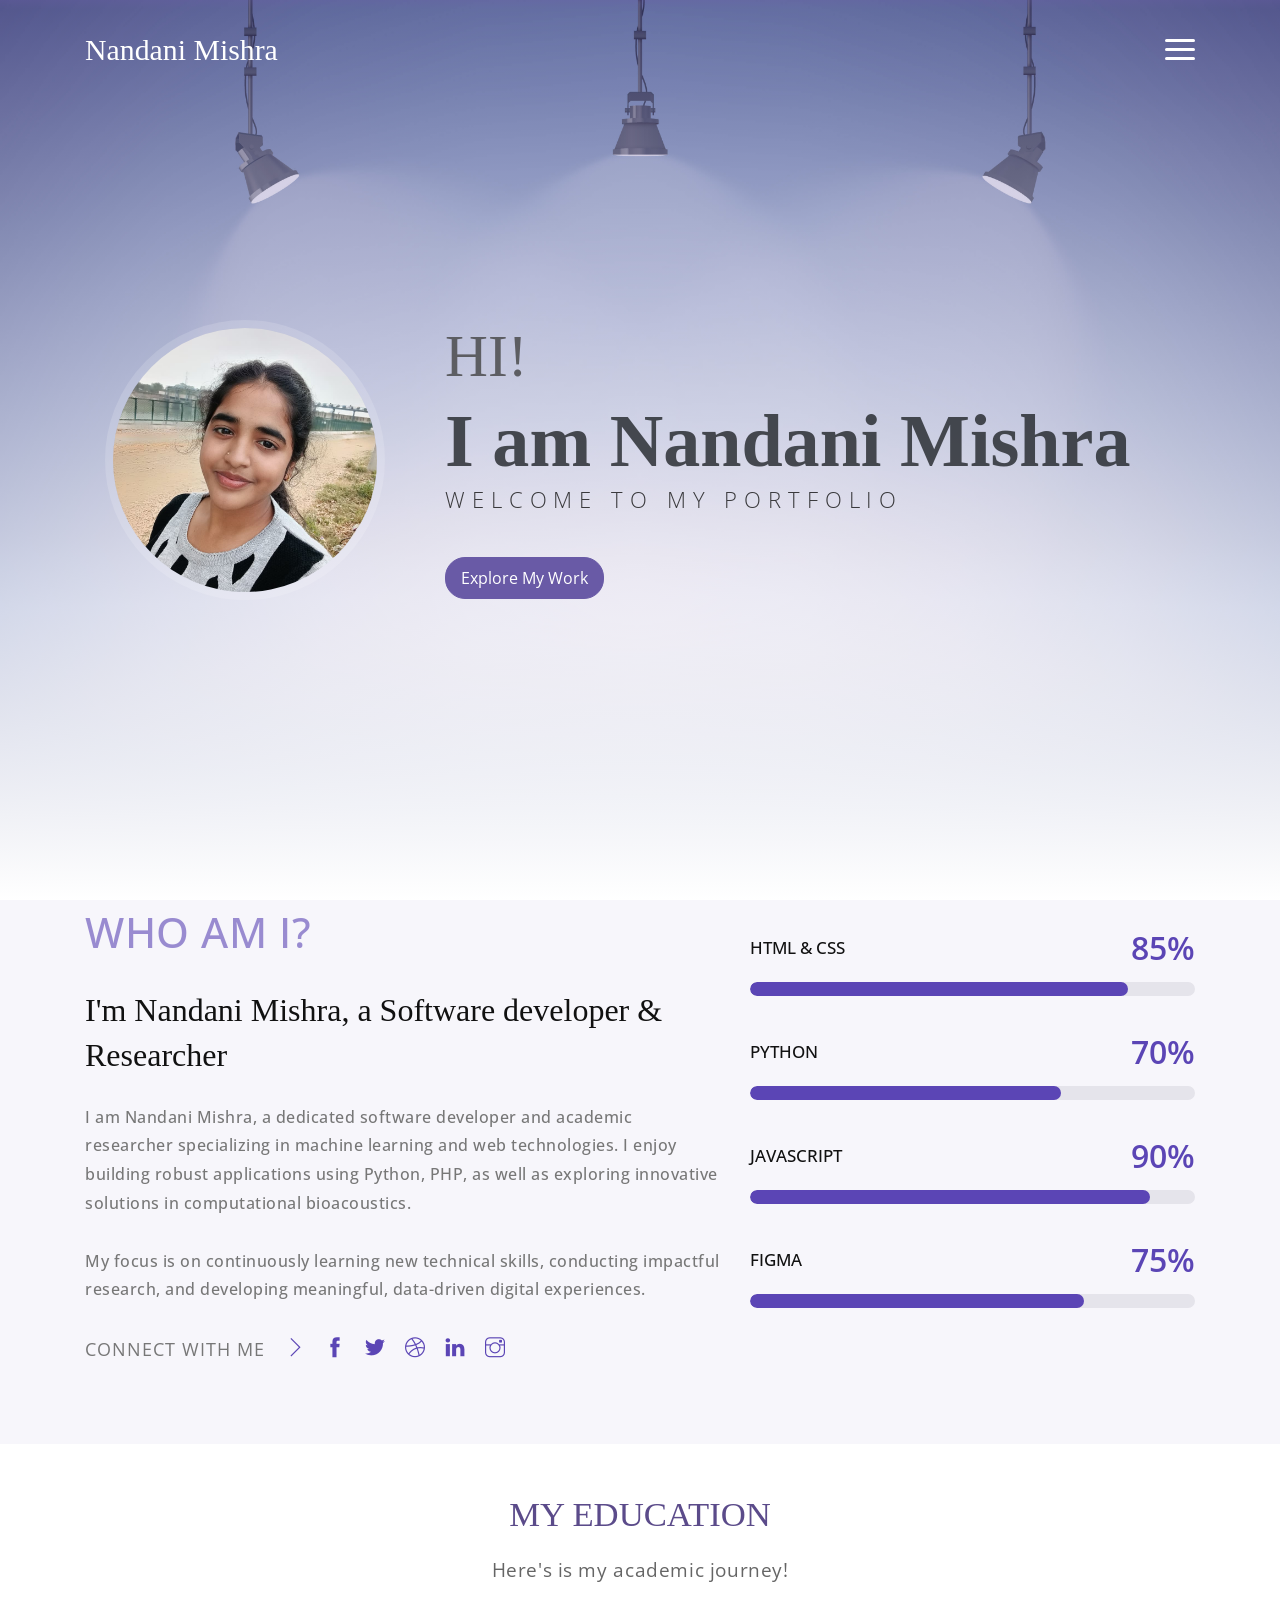
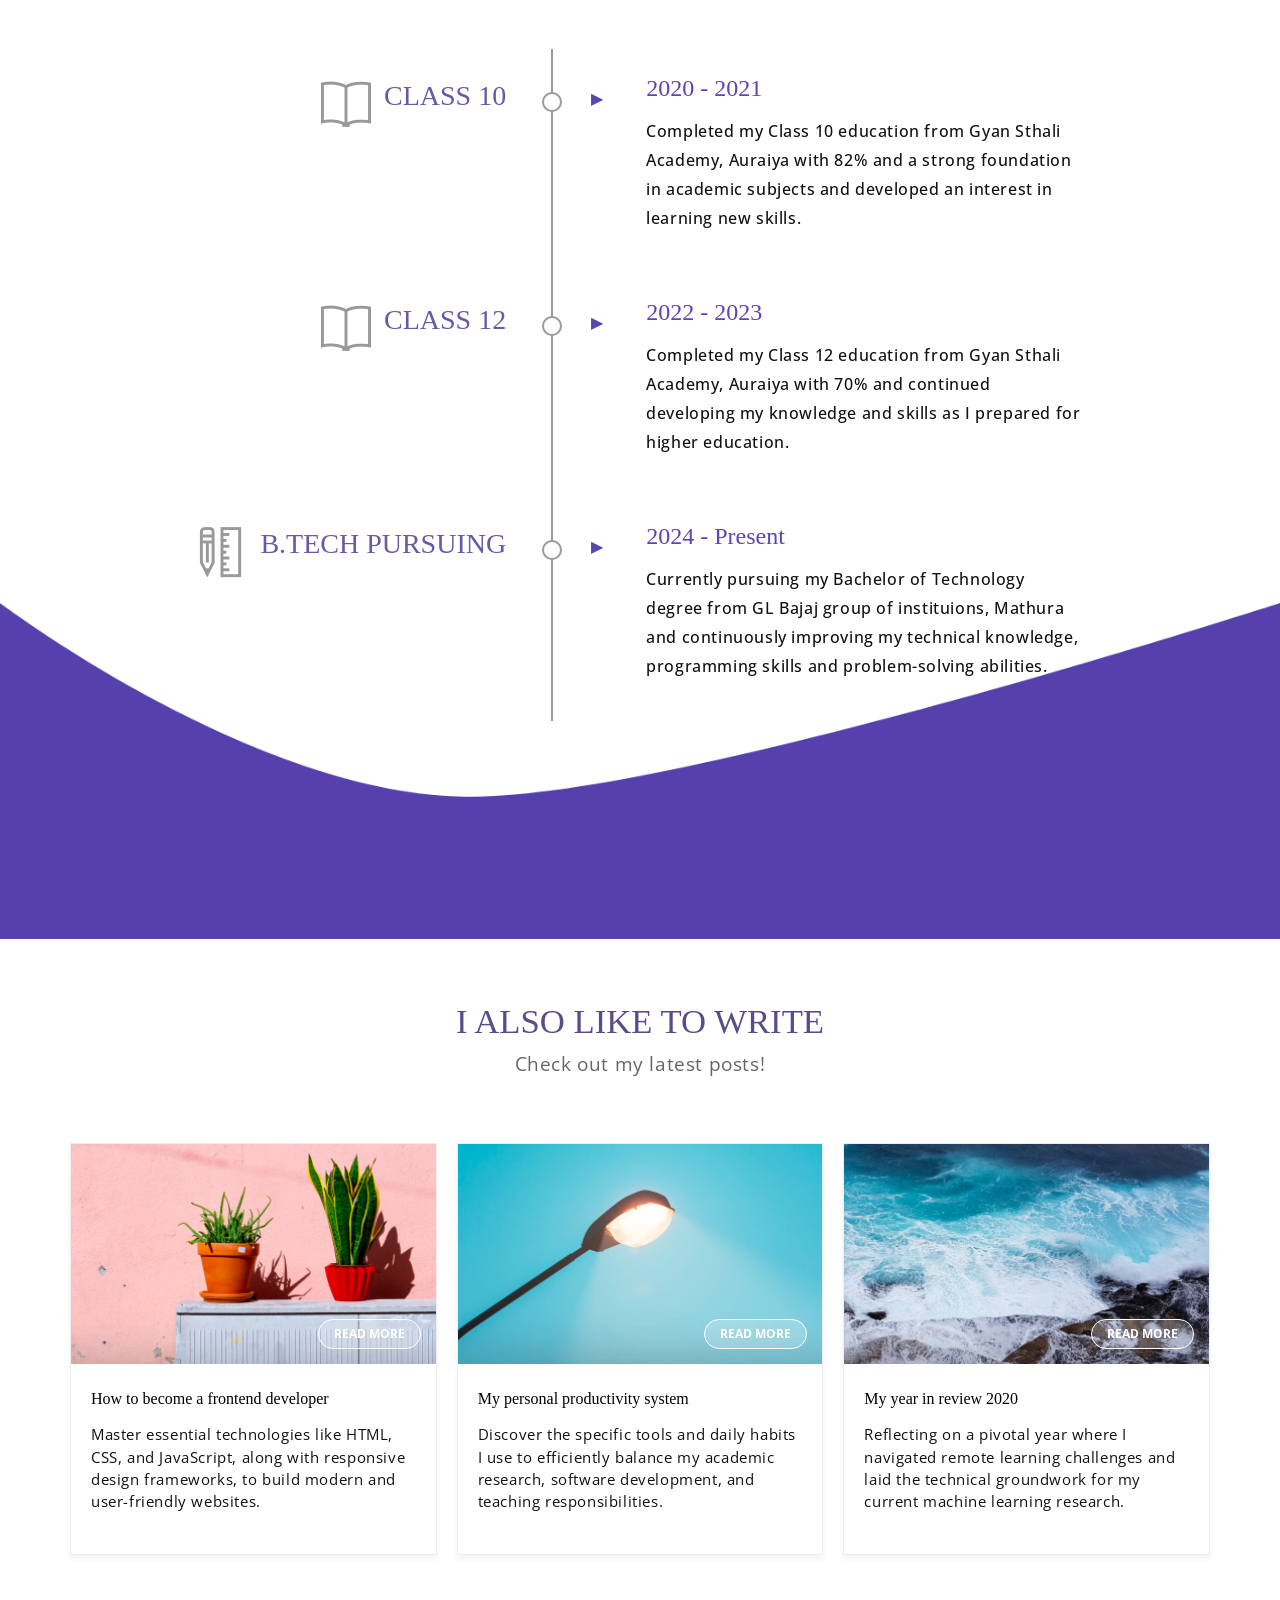
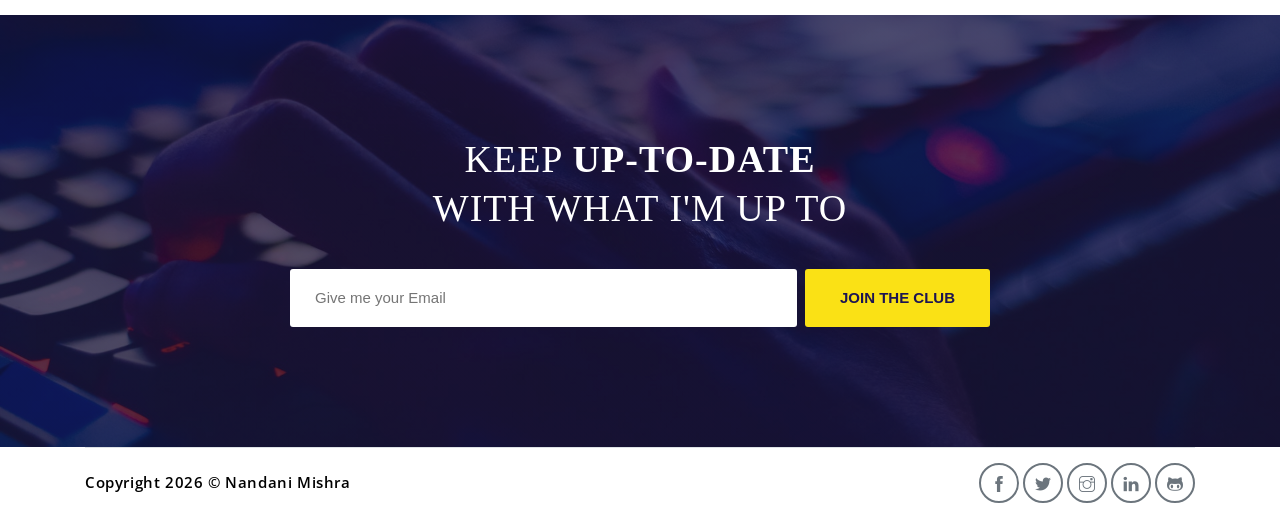
<file: index.html>
<!DOCTYPE html>
<html lang="en">

<head>
    <meta charset="utf-8">
    <meta name="viewport" content="width=device-width, initial-scale=1, shrink-to-fit=no">

    <meta name="description" content="Portfolio of Nandani Mishra">
    <meta name="author" content="Nandani Mishra">

    <title>Nandani Mishra | Portfolio</title>

    <!-- Font Icons -->
    <link rel="stylesheet" href="assets/vendors/themify-icons/css/themify-icons.css">

    <!-- Bootstrap + Meyawo Main Styles -->
    <link rel="stylesheet" href="assets/css/meyawo.css">

    <style>
        /* =================================
   EDUCATION SECTION
================================= */

        #education {
            background-color: #ffffff;
            padding-top: 50px;
            padding-bottom: 50px;
        }


        /* =================================
   EDUCATION HEADING
================================= */

        .education-heading {
            margin-bottom: 60px;
        }

        .education-heading h2 {
            font-size: 52px;
            font-weight: 400;
            color: #5b45b5;
            margin-bottom: 20px;
            text-transform: uppercase;
        }

        .education-heading p {
            font-size: 28px;
            color: #111;
            margin-bottom: 0;
        }


        /* =================================
   EDUCATION TIMELINE
================================= */

        .education-timeline {
            width: 80%;
            max-width: 1000px;
            margin: 0 auto;
        }


        /* =================================
   EDUCATION ITEM
================================= */

        .education-item {
            display: grid;
            grid-template-columns: 40% 60%;
            min-height: 210px;
            position: relative;
        }


        /* =================================
   LEFT SIDE
================================= */

        .education-left {
            position: relative;
            display: flex;
            align-items: flex-start;
            justify-content: flex-end;
            padding-right: 45px;
            padding-top: 30px;
        }


        /* Education Icon */

        .education-logo {
            color: #999;
            font-size: 50px;
            text-align: center;
        }


        /* =================================
   CENTER TIMELINE
================================= */

        .education-center {
            position: absolute;
            left: 40%;
            top: 0;
            bottom: 0;
            width: 2px;
            background-color: #999;
        }


        /* Timeline Circle */

        .timeline-dot {
            position: absolute;
            top: 43px;
            left: 50%;
            transform: translateX(-50%);

            width: 20px;
            height: 20px;

            border: 2px solid #999;
            background-color: #fff;

            border-radius: 50%;
        }


        /* =================================
   EDUCATION CONTENT
================================= */

        .education-content {
            padding-left: 95px;
            padding-top: 25px;
            padding-bottom: 40px;
            position: relative;
        }


        /* Purple Arrow */

        .education-content::before {
            content: "▶";

            position: absolute;
            left: 40px;
            top: 37px;

            color: #5b45b5;
            font-size: 16px;
        }


        /* Date */

        .education-date {
            display: block;

            color: #999;

            font-size: 17px;

            font-weight: 600;

            margin-bottom: 15px;
        }


        /* Degree */

        .education-content h3 {
            color: #5b45b5;

            font-size: 24px;

            font-weight: 500;

            margin-bottom: 15px;
        }


        /* Description */

        .education-content p {
            color: #111;

            font-size: 16px;

            line-height: 1.8;

            max-width: 550px;

            margin-bottom: 0;
        }

        .education-figure {
            width: 100%;
            height: 400px;

            background-size: contain;
            background-position: center;
            background-repeat: no-repeat;

            margin-top: -200px;
            margin-bottom: 0px;
        }

        /* =================================
   RESPONSIVE DESIGN
================================= */

        @media (max-width: 767px) {

            #education {
                padding-top: 60px;
                padding-bottom: 60px;
            }


            .education-heading h2 {
                font-size: 38px;
            }


            .education-heading p {
                font-size: 22px;
            }


            .education-timeline {
                width: 100%;
            }


            .education-item {
                grid-template-columns: 25% 75%;
            }


            .education-center {
                left: 25%;
            }


            .education-left {
                padding-right: 20px;
            }


            .education-logo {
                font-size: 35px;
            }


            .education-content {
                padding-left: 60px;
            }


            .education-content::before {
                left: 25px;
            }


            .education-content h3 {
                font-size: 20px;
            }


            .education-content p {
                font-size: 14px;
            }

        }
    </style>

</head>

<body data-spy="scroll" data-target=".navbar" data-offset="40" id="home">

    <!-- =========================
         NAVBAR
    ========================== -->
    <nav class="custom-navbar" data-spy="affix" data-offset-top="20">
        <div class="container">

            <a class="logo" href="#home">Nandani Mishra</a>

            <ul class="nav">

                <li class="item">
                    <a class="link" href="#home">Home</a>
                </li>

                <li class="item">
                    <a class="link" href="#about">About Us</a>
                </li>

                <li class="item">
                    <a class="link" href="#education">Education</a>
                </li>

                <li class="item">
                    <a class="link" href="#portfolio">Portfolio</a>
                </li>

                <li class="item">
                    <a class="link" href="#blog">Blogs</a>
                </li>

                <li class="item">
                    <a class="link" href="#contact">Contact</a>
                </li>

            </ul>

            <!-- Mobile Navigation Toggle -->
            <a href="javascript:void(0)" id="nav-toggle" class="hamburger hamburger--elastic">

                <div class="hamburger-box">
                    <div class="hamburger-inner"></div>
                </div>

            </a>

        </div>
    </nav>
    <!-- End Navbar -->


    <!-- =========================
         HOME / HEADER
    ========================== -->
    <header id="home" class="header">

        <div class="overlay"></div>

        <div class="header-content container">

            <!-- LEFT SIDE: PROFILE IMAGE -->
            <div class="profile-image">
                <img src="assets/imgs/girl.jpeg" alt="Nandani Mishra">
            </div>

            <!-- RIGHT SIDE: ALL CONTENT -->
            <div class="home-content">

                <h1 class="header-title">
                    <span class="up">HI!</span>
                    <span class="down">I am Nandani Mishra</span>
                </h1>

                <p class="header-subtitle">
                    WELCOME TO MY PORTFOLIO
                </p>

                <a href="#portfolio" class="btn btn-primary">
                    Explore My Work
                </a>

            </div>

        </div>

    </header>
    <!-- End Home -->


    <!-- =========================
     ABOUT US SECTION
    ========================== -->
    <section class="section pt-0" id="about">

        <div class="container">

            <div class="row align-items-center">

                <!-- LEFT SIDE: ABOUT CONTENT -->
                <div class="col-md-7">

                    <p class="section-subtitle">
                        WHO AM I?
                    </p>

                    <h2 class="about-heading">
                        I'm Nandani Mishra, a Software developer & Researcher
                    </h2>

                    <p class="about-text">
                        I am Nandani Mishra, a dedicated software developer and academic researcher specializing in
                        machine learning and web technologies. I enjoy building robust applications using Python, PHP,
                        as well as exploring innovative solutions in computational bioacoustics.
                        <br><br>
                        My focus is on continuously learning new technical skills, conducting impactful research, and
                        developing
                        meaningful, data-driven digital experiences.
                    </p>

                    <!-- SOCIAL LINKS -->
                    <div class="connect-me">

                        <span>CONNECT WITH ME</span>

                        <a href="#">
                            <i class="ti-angle-right"></i>
                        </a>

                        <a href="#" class="social-icon" target="_blank">
                            <i class="ti-facebook"></i>
                        </a>

                        <a href="#" class="social-icon" target="_blank">
                            <i class="ti-twitter-alt"></i>
                        </a>

                        <a href="#" class="social-icon" target="_blank">
                            <i class="ti-dribbble"></i>
                        </a>

                        <a href="https://in.linkedin.com/in/nandani-mishra-257188296" class="social-icon"
                            target="_blank">
                            <i class="ti-linkedin"></i>
                        </a>

                        <a href="https://www.instagram.com/_nandaniimishra08_?igsh=anVscmpoZW1pdG9s" class="social-icon"
                            target="_blank">
                            <i class="ti-instagram"></i>
                        </a>

                    </div>

                </div>


                <!-- RIGHT SIDE: SKILLS -->
                <div class="col-md-5">

                    <!-- HTML & CSS -->
                    <div class="skill-box">

                        <div class="skill-header">

                            <span>HTML &amp; CSS</span>

                            <strong>85%</strong>

                        </div>

                        <div class="progress">

                            <div class="progress-bar" role="progressbar" style="width: 85%;" aria-valuenow="85"
                                aria-valuemin="0" aria-valuemax="100">
                            </div>

                        </div>

                    </div>


                    <!-- PYTHON -->
                    <div class="skill-box">

                        <div class="skill-header">

                            <span>PYTHON</span>

                            <strong>70%</strong>

                        </div>

                        <div class="progress">

                            <div class="progress-bar" role="progressbar" style="width: 70%;" aria-valuenow="70"
                                aria-valuemin="0" aria-valuemax="100">
                            </div>

                        </div>

                    </div>


                    <!-- JAVASCRIPT -->
                    <div class="skill-box">

                        <div class="skill-header">

                            <span>JAVASCRIPT</span>

                            <strong>90%</strong>

                        </div>

                        <div class="progress">

                            <div class="progress-bar" role="progressbar" style="width: 90%;" aria-valuenow="90"
                                aria-valuemin="0" aria-valuemax="100">
                            </div>

                        </div>

                    </div>


                    <!-- FIGMA -->
                    <div class="skill-box">

                        <div class="skill-header">

                            <span>FIGMA</span>

                            <strong>75%</strong>

                        </div>

                        <div class="progress">

                            <div class="progress-bar" role="progressbar" style="width: 75%;" aria-valuenow="75"
                                aria-valuemin="0" aria-valuemax="100">
                            </div>

                        </div>

                    </div>

                </div>

            </div>

        </div>

    </section>
    <!-- End About Us -->


    <!-- =========================
     EDUCATION SECTION
    ========================== -->
    <section class="section" id="education">

        <div class="container">

            <!-- Section Heading -->
            <div class="education-heading text-center">

                <h2 class="section-title" style="text-transform: uppercase; color: #5B4B8A;">
                    My Education
                </h2>

                <p class="section-subtitle mb-6" style="color: #000; font-size: 1.2rem;">
                    Here's is my academic journey!
                </p>

            </div>


            <!-- Education Timeline -->
            <div class="education-timeline">


                <!-- EDUCATION 1 : CLASS 10 -->
                <div class="education-item">

                    <!-- Left Side -->
                    <div class="education-left">

                        <div class="education-logo" style="display: flex; gap: 13px;">
                            <i class="ti-book"></i>
                            <h3>CLASS 10</h3>
                        </div>

                        <span class="education-line"></span>

                    </div>


                    <!-- Center Timeline -->
                    <div class="education-center">

                        <span class="timeline-dot"></span>

                    </div>


                    <!-- Right Side -->
                    <div class="education-content">

                        <h3 class="education-date">
                            2020 - 2021
                        </h3>



                        <p style="font-weight: 500;">
                            Completed my Class 10 education from Gyan Sthali Academy, Auraiya with 82% and a strong
                            foundation in academic subjects and developed
                            an interest in learning new skills.
                        </p>

                    </div>

                </div>



                <!-- EDUCATION 2 : CLASS 12 -->
                <div class="education-item">

                    <!-- Left Side -->
                    <div class="education-left">

                        <div class="education-logo" style="display: flex; gap: 13px;">
                            <i class="ti-book"></i>
                            <h3>CLASS 12</h3>
                        </div>

                        <span class="education-line"></span>

                    </div>


                    <!-- Center Timeline -->
                    <div class="education-center">

                        <span class="timeline-dot"></span>

                    </div>


                    <!-- Right Side -->
                    <div class="education-content">

                        <h3 class="education-date">
                            2022 - 2023
                        </h3>

                        <p style="font-weight: 500;">
                            Completed my Class 12 education from Gyan Sthali Academy, Auraiya with 70% and continued
                            developing my knowledge and skills as I prepared
                            for higher education.
                        </p>

                    </div>

                </div>



                <!-- EDUCATION 3 : B.TECH -->
                <div class="education-item">

                    <!-- Left Side -->
                    <div class="education-left">

                        <div class="education-logo" style="display: flex; gap: 13px;">
                            <i class="ti-ruler-pencil"></i>
                            <h3>
                                B.TECH PURSUING
                            </h3>
                        </div>

                    </div>


                    <!-- Center Timeline -->
                    <div class="education-center">

                        <span class="timeline-dot"></span>

                    </div>


                    <!-- Right Side -->
                    <div class="education-content">

                        <h3 class="education-date">
                            2024 - Present
                        </h3>



                        <p style="font-weight: 500;">
                            Currently pursuing my Bachelor of Technology
                            degree from GL Bajaj group of instituions, Mathura and continuously improving my technical
                            knowledge, programming skills and problem-solving
                            abilities.
                        </p>

                    </div>

                </div>


            </div>

        </div>

    </section>
    <!-- End Education -->

    <div class="education-figure" style="background-image: url('assets/imgs/education-figure.png');">
    </div>


    <!-- =========================
     BLOG SECTION
    ========================== -->
    <section class="section" id="blog">

        <div class="container text-center">

            <h2 class="section-title" style="text-transform: uppercase; color: #5B4B8A;">
                I Also Like To Write
            </h2>

            <p class="section-subtitle mb-6" style="color: #000; font-size: 1.2rem;">
                Check out my latest posts!
            </p>

            <!-- Use a flexbox or grid wrapper like Bootstrap's 'row' for horizontal alignment -->
            <div class="row text-left" style="display: flex; gap: 20px; justify-content: center; text-align: left;">

                <!-- Blog 1 -->
                <div class="blog-card" style="flex: 1; border: 1px solid #eee; background: #fff;">

                    <div class="blog-card-header" style="position: relative;">

                        <img src="assets/imgs/post-01.png" class="blog-card-img" alt="Blog Post"
                            style="width: 100%; display: block;">

                        <!-- Overlay Button -->
                        <a href="#" class="blog-card-link-overlay"
                            style="position: absolute; bottom: 15px; right: 15px; border: 1px solid #fff; color: #fff; padding: 5px 15px; border-radius: 20px; text-decoration: none; font-size: 12px; background: rgba(255, 255, 255, 0.2);">
                            READ MORE
                        </a>

                    </div>

                    <div class="blog-card-body">

                        <h5 class="blog-card-title">
                            How to become a frontend developer
                        </h5>

                        <p style="font-weight: 400;">

                            Master essential technologies like HTML, CSS, and JavaScript, along with responsive design
                            frameworks, to build modern and user-friendly websites.
                        </p>

                    </div>

                </div>


                <!-- Blog 2 -->
                <div class="blog-card" style="flex: 1; border: 1px solid #eee; background: #fff;">

                    <div class="blog-card-header" style="position: relative;">

                        <img src="assets/imgs/post-02.png" class="blog-card-img" alt="Blog Post"
                            style="width: 100%; display: block;">

                        <!-- Overlay Button -->
                        <a href="#" class="blog-card-link-overlay"
                            style="position: absolute; bottom: 15px; right: 15px; border: 1px solid #fff; color: #fff; padding: 5px 15px; border-radius: 20px; text-decoration: none; font-size: 12px; background: rgba(255, 255, 255, 0.2);">
                            READ MORE
                        </a>

                    </div>

                    <div class="blog-card-body">

                        <h5 class="blog-card-title">
                            My personal productivity system
                        </h5>

                        <p style="font-weight: 400;">
                            Discover the specific tools and daily habits I use to efficiently balance my academic
                            research, software development, and teaching responsibilities.
                        </p>

                    </div>

                </div>


                <!-- Blog 3 -->
                <div class="blog-card" style="flex: 1; border: 1px solid #eee; background: #fff;">

                    <div class="blog-card-header" style="position: relative;">

                        <img src="assets/imgs/post-03.png" class="blog-card-img" alt="Blog Post"
                            style="width: 100%; display: block;">

                        <!-- Overlay Button -->
                        <a href="#" class="blog-card-link-overlay"
                            style="position: absolute; bottom: 15px; right: 15px; border: 1px solid #fff; color: #fff; padding: 5px 15px; border-radius: 20px; text-decoration: none; font-size: 12px; background: rgba(255, 255, 255, 0.2);">
                            READ MORE
                        </a>

                    </div>

                    <div class="blog-card-body">

                        <h5 class="blog-card-title">
                            My year in review 2020
                        </h5>

                        <p style="font-weight: 400;">
                            Reflecting on a pivotal year where I navigated remote learning challenges and laid the
                            technical groundwork for my current machine learning research.
                        </p>

                    </div>

                </div>

            </div>

        </div>

    </section>
    <!-- End Blogs -->


    <div
        style="background-image: linear-gradient(rgba(18, 12, 54, 0.7), rgba(18, 12, 54, 0.7)), url('assets/imgs/bg-cta.jpg'); background-size: cover; background-position: center; padding: 120px 20px; text-align: center; font-family: 'Arial', sans-serif; box-sizing: border-box; width: 100%;">

        <h2
            style="color: #ffffff; font-size: 38px; font-weight: 300; margin: 0 0 35px 0; text-transform: uppercase; letter-spacing: 1px; line-height: 1.3;">
            Keep <span style="font-weight: 800;">Up-To-Date</span><br>
            With What I'm Up To
        </h2>

        <form
            style="display: flex; justify-content: center; align-items: center; flex-wrap: wrap; gap: 8px; max-width: 700px; margin: 0 auto;">

            <input type="email" placeholder="Give me your Email"
                style="flex: 1; min-width: 280px; padding: 18px 25px; border: none; border-radius: 3px; font-size: 15px; color: #333333; outline: none; font-family: inherit;">

            <button type="submit"
                style="background-color: #fae115; color: #1c1452; border: none; padding: 18px 35px; border-radius: 3px; font-size: 15px; font-weight: 800; text-transform: uppercase; cursor: pointer; font-family: inherit;">
                Join The Club
            </button>

        </form>

    </div>

    <!-- =========================
         FOOTER
    ========================== -->
    <div class="container">

        <footer class="footer">

            <p class="mb-0" style="font-weight: 600;">
                Copyright
                <script>
                    document.write(new Date().getFullYear())
                </script>
                &copy; Nandani Mishra
            </p>

            <div class="social-links text-right m-auto ml-sm-auto">

                <a href="#" class="link">
                    <i class="ti-facebook"></i>
                </a>

                <a href="#" class="link">
                    <i class="ti-twitter-alt"></i>
                </a>

                <a href="#" class="link">
                    <i class="ti-instagram"></i>
                </a>

                <a href="#" class="link">
                    <i class="ti-linkedin"></i>
                </a>

                <a href="#" class="link">
                    <i class="ti-github"></i>
                </a>

            </div>

        </footer>

    </div>
    <!-- End Footer -->


    <!-- =========================
         JAVASCRIPT
    ========================== -->

    <!-- jQuery -->
    <script src="assets/vendors/jquery/jquery-3.4.1.js"></script>

    <!-- Bootstrap -->
    <script src="assets/vendors/bootstrap/bootstrap.bundle.js"></script>

    <!-- Bootstrap Affix -->
    <script src="assets/vendors/bootstrap/bootstrap.affix.js"></script>

    <!-- Meyawo JavaScript -->
    <script src="assets/js/meyawo.js"></script>

</body>

</html>
</file>
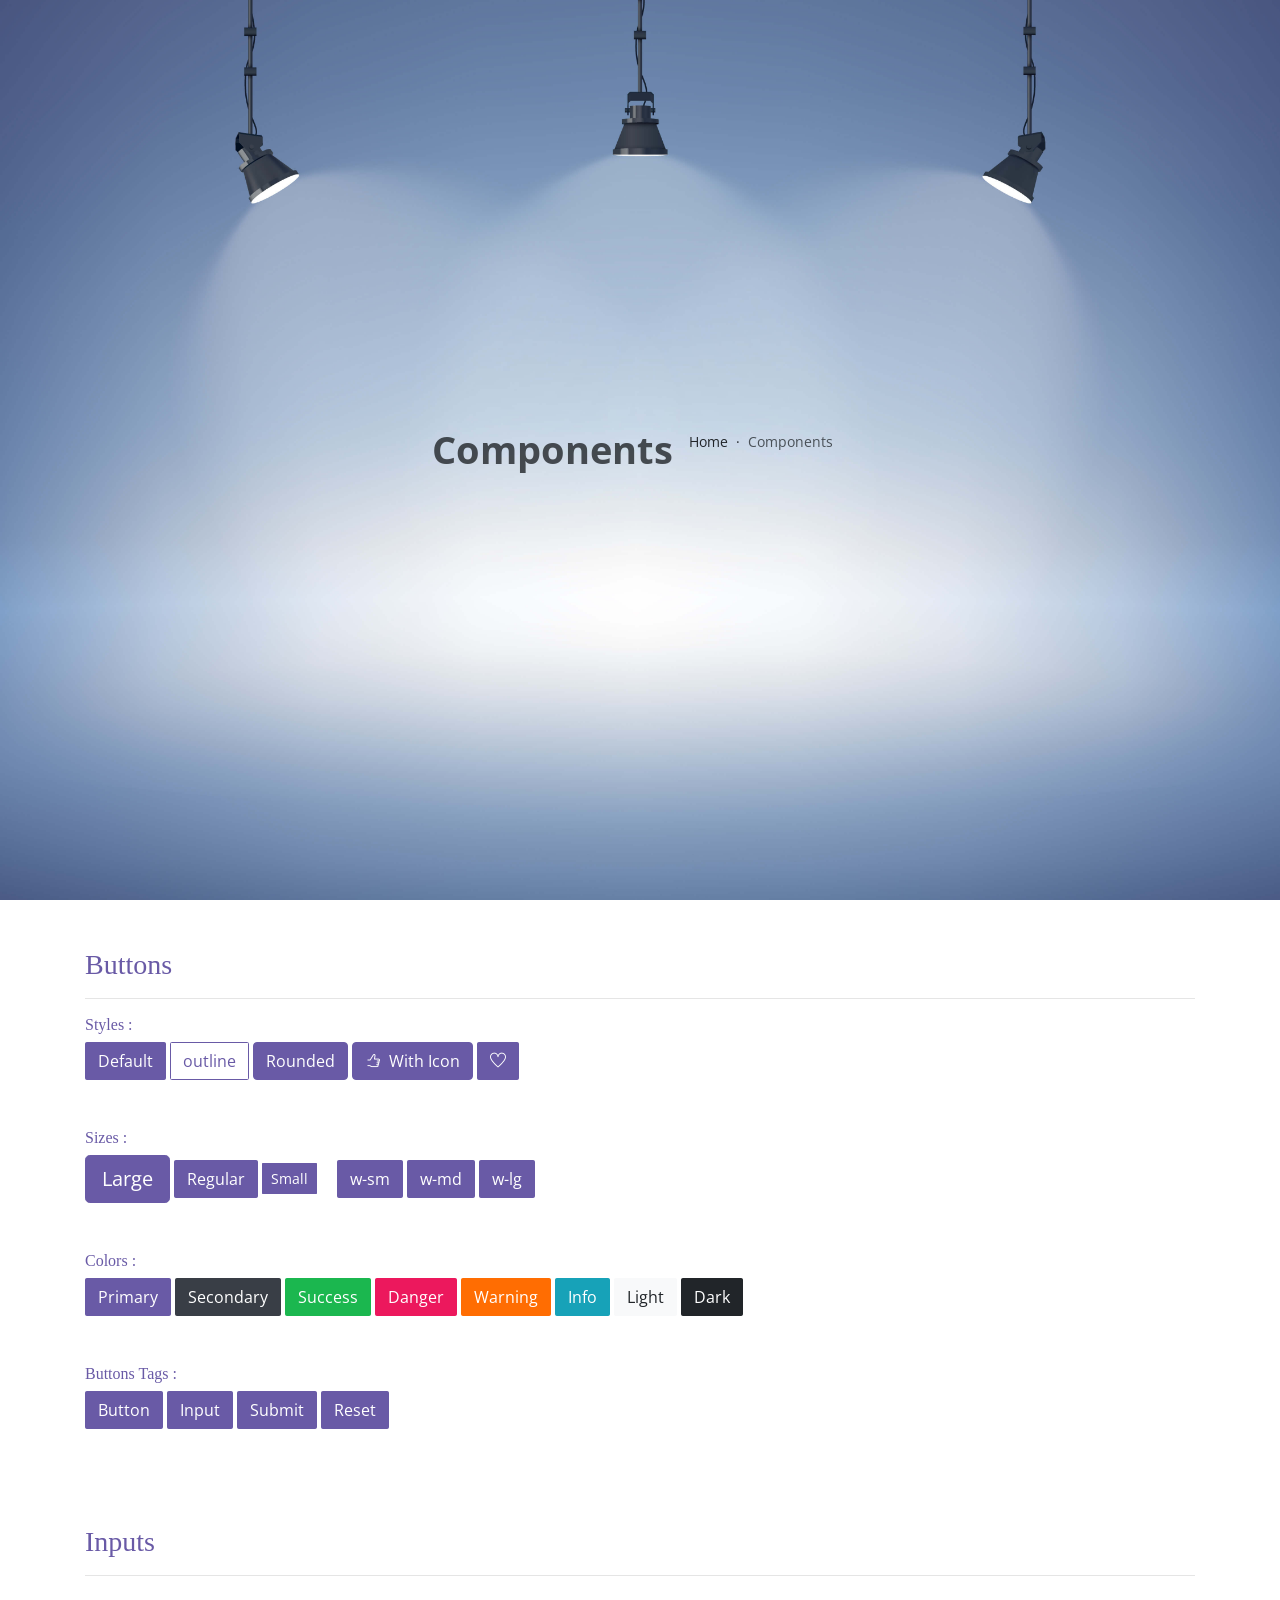
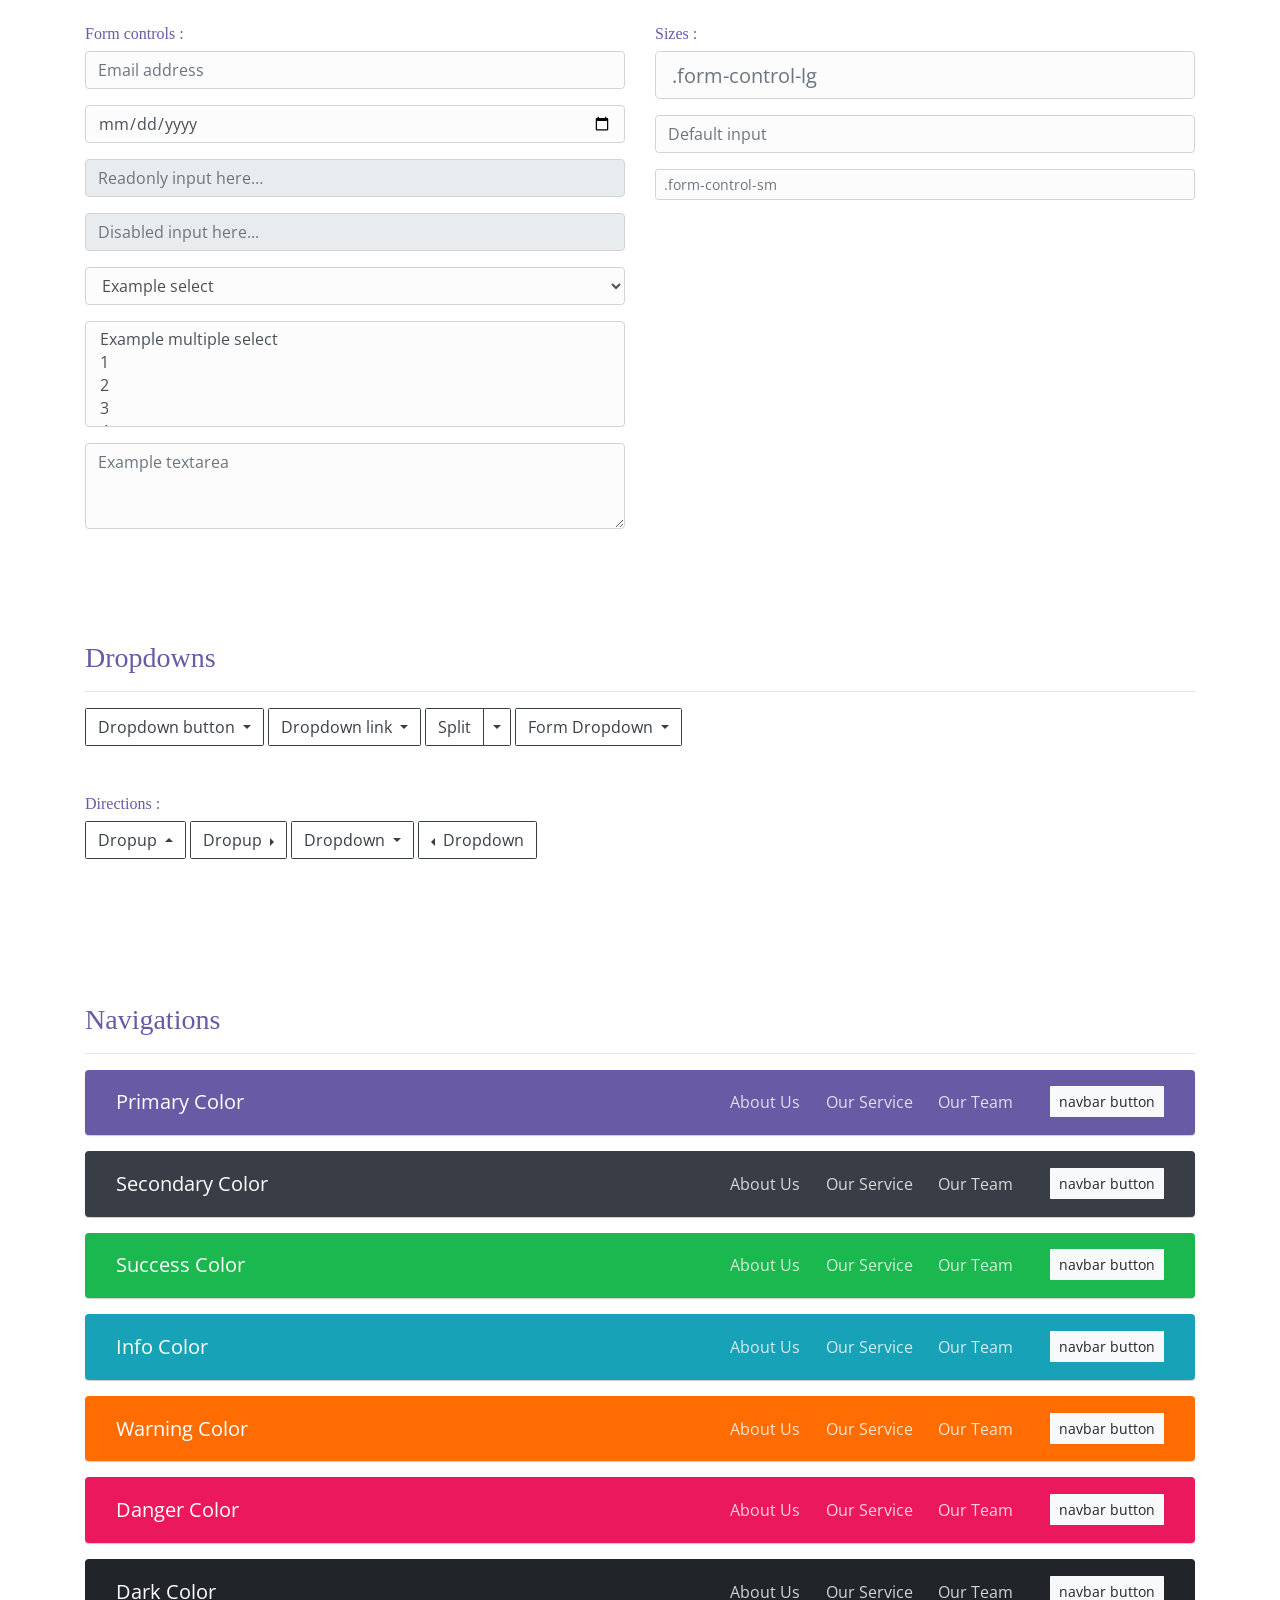
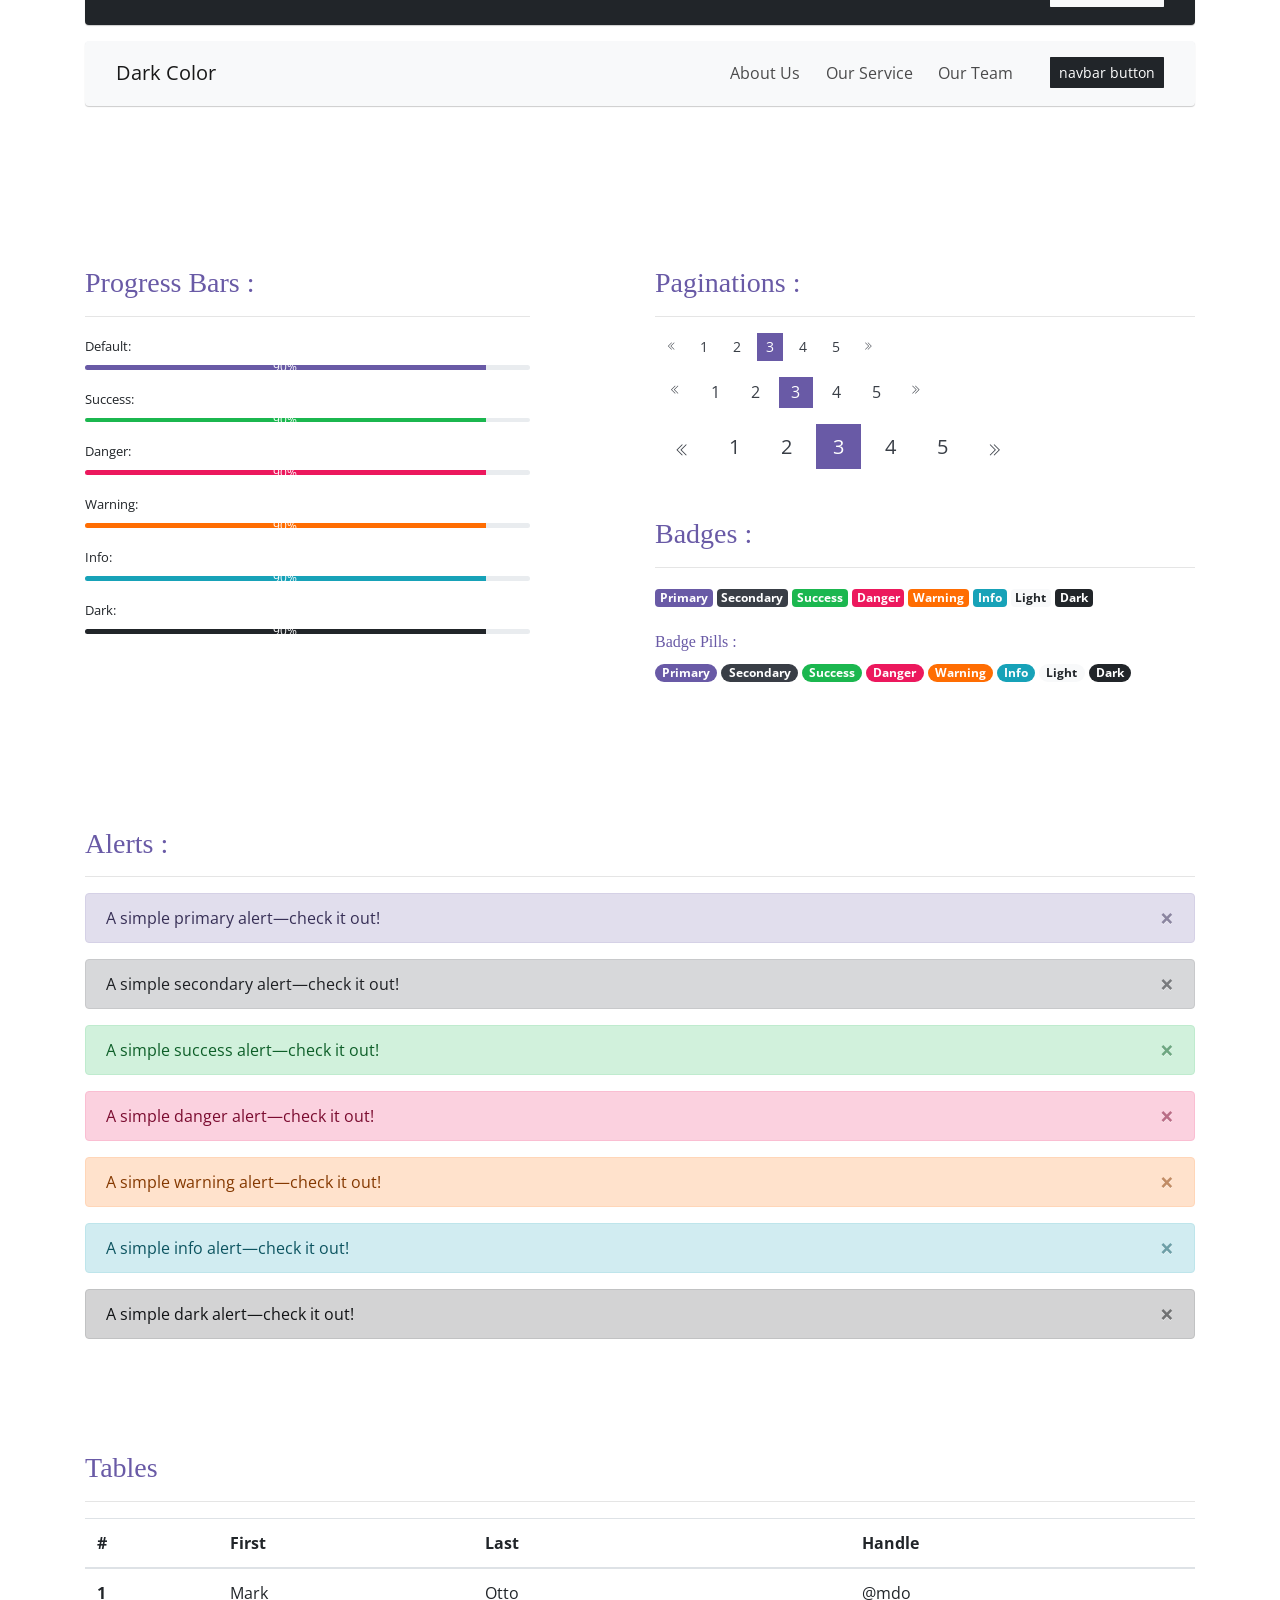
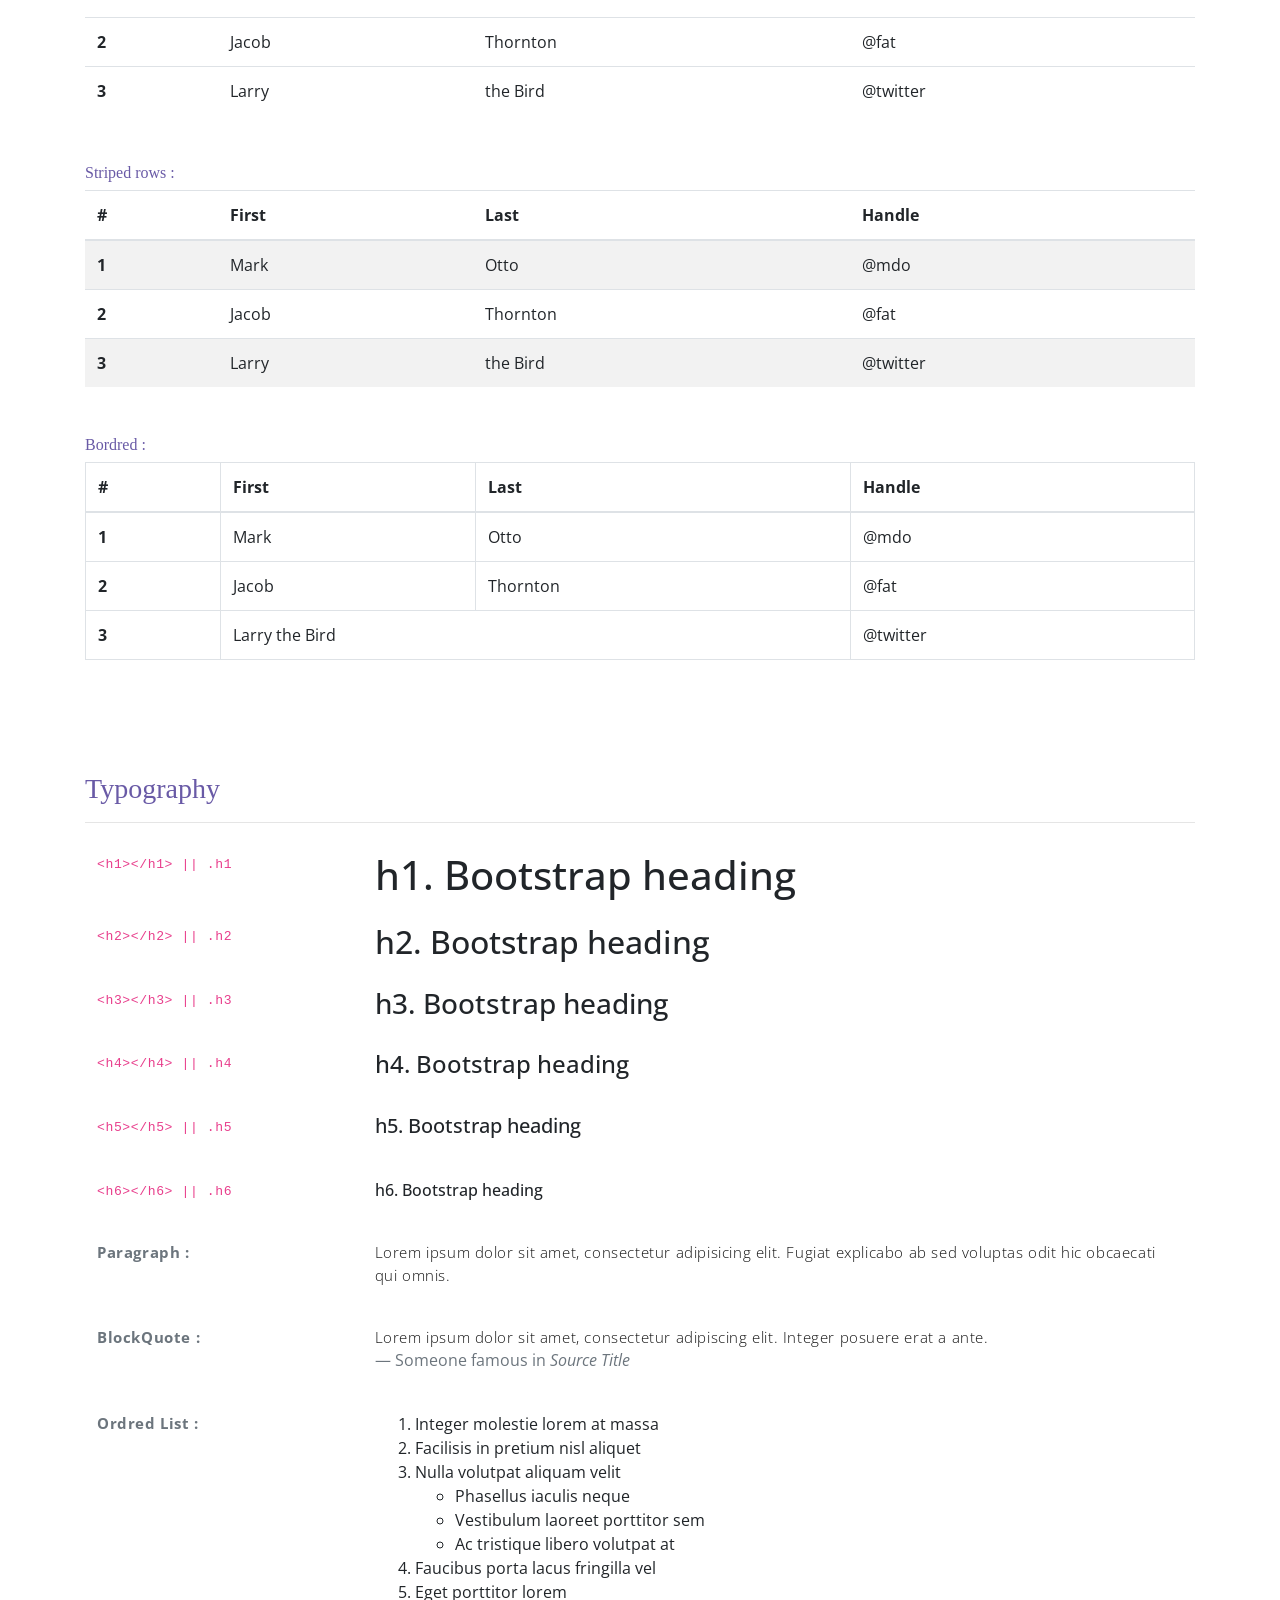
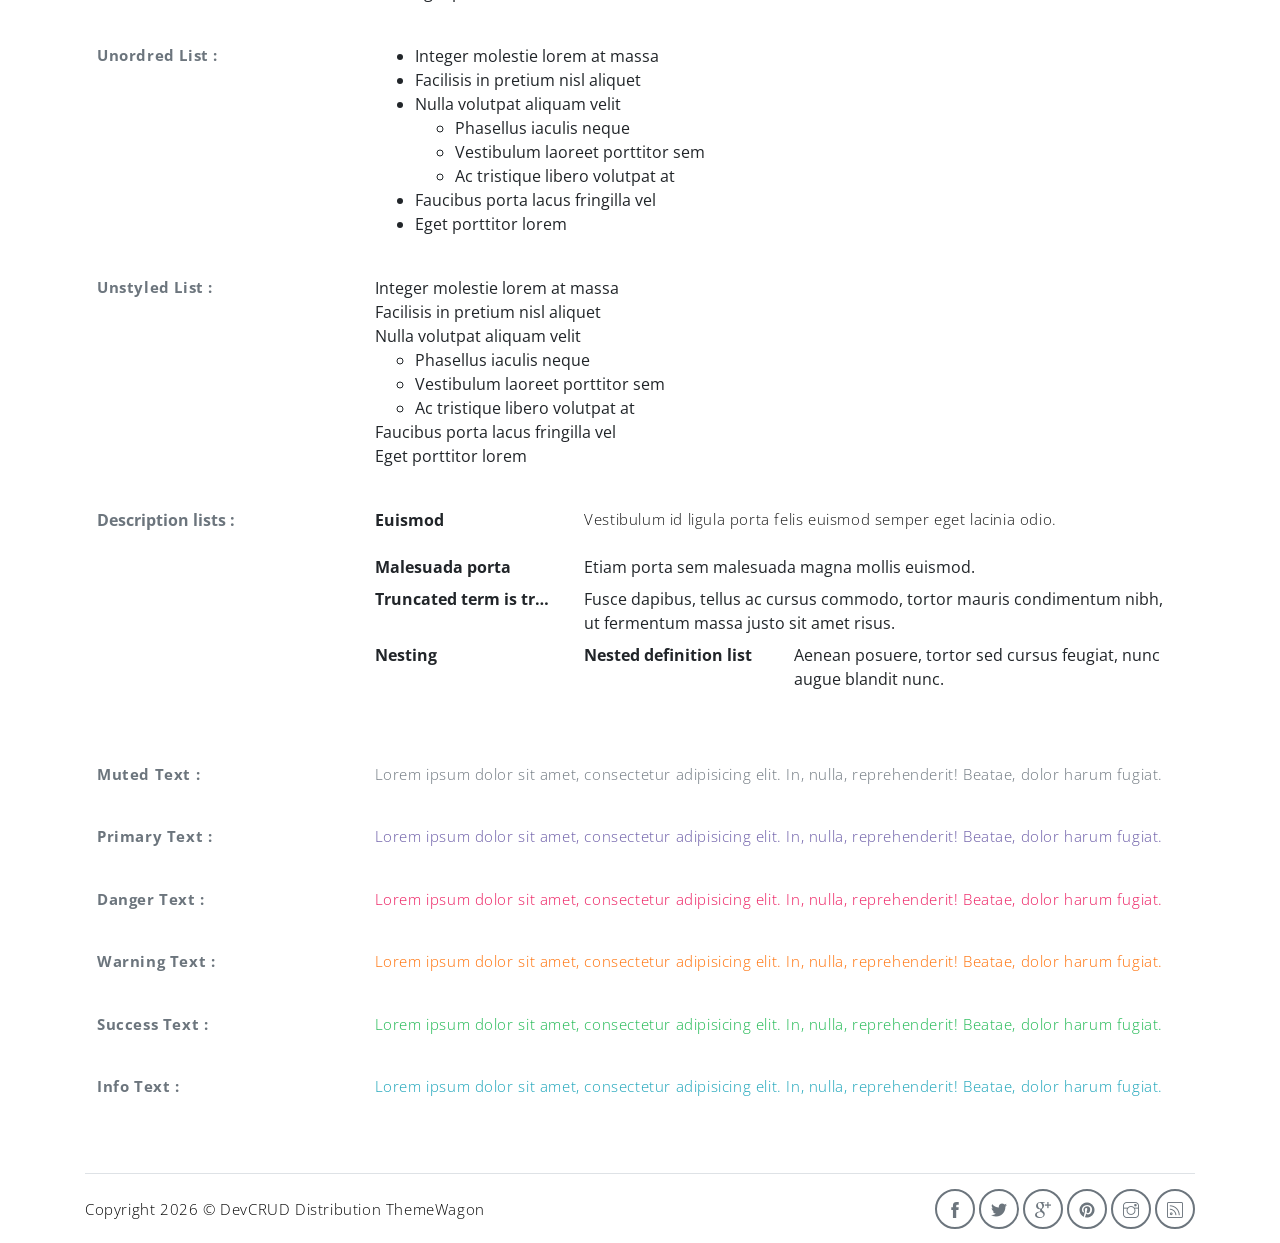
<file: components.html>
<!DOCTYPE html>
<html lang="en">

<head>
   <meta charset="utf-8">
   <meta name="viewport" content="width=device-width, initial-scale=1, shrink-to-fit=no">
   <meta name="description" content="Start your development with Meyawo landing page.">
   <meta name="author" content="Devcrud">
   <title>Meyawo Landing page | Components</title>
   <!-- font icons -->
   <link rel="stylesheet" href="assets/vendors/themify-icons/css/themify-icons.css">
   <!-- Bootstrap + Steller  -->
   <link rel="stylesheet" href="assets/css/meyawo.css">
</head>

<body>

   <!-- Page Header -->
   <header class="header header-mini">
      <div class="header-title">Components</div>
      <nav aria-label="breadcrumb">
         <ol class="breadcrumb">
            <li class="breadcrumb-item"><a href="/">Home</a></li>
            <li class="breadcrumb-item active" aria-current="page">Components</li>
         </ol>
      </nav>
   </header> <!-- End Of Page Header -->

   <!-- main content -->
   <div class="container">

      <!-- Buttons -->
      <h3 class="mt-5">Buttons</h3>
      <hr>
      <h6 class="section-secondary-title">Styles :</h6>
      <button class="btn btn-primary">Default</button>
      <button class="btn btn-outline-primary">outline</button>
      <button class="btn btn-primary rounded">Rounded</button>
      <button class="btn btn-primary rounded"><i class="ti-thumb-up pr-1"></i> With Icon</button>
      <button class="btn btn-primary circle"><i class="ti-heart"></i></button>

      <h6 class="section-secondary-title mt-5">Sizes :</h6>
      <button class="btn btn-primary btn-lg">Large</button>
      <button class="btn btn-primary ">Regular</button>
      <button class="btn btn-primary btn-sm">Small</button>
      <button class="btn btn-primary w-sm ml-3">w-sm</button>
      <button class="btn btn-primary w-md">w-md</button>
      <button class="btn btn-primary w-lg">w-lg</button>

      <h6 class="section-secondary-title mt-5">Colors :</h6>
      <button type="button" class="btn btn-primary">Primary</button>
      <button type="button" class="btn btn-secondary">Secondary</button>
      <button type="button" class="btn btn-success">Success</button>
      <button type="button" class="btn btn-danger">Danger</button>
      <button type="button" class="btn btn-warning">Warning</button>
      <button type="button" class="btn btn-info">Info</button>
      <button type="button" class="btn btn-light">Light</button>
      <button type="button" class="btn btn-dark">Dark</button>

      <h6 class="section-secondary-title mt-5">Buttons Tags :</h6>
      <button class="btn btn-primary" type="submit">Button</button>
      <input class="btn btn-primary" type="button" value="Input">
      <input class="btn btn-primary" type="submit" value="Submit">
      <input class="btn btn-primary" type="reset" value="Reset">

      <!-- devider -->
      <div class="py-5"></div>

      <!-- Inputs -->
      <h3>Inputs</h3>
      <hr>
      <div class="row mt-5">
         <div class="col-md-6">
            <h6 class="section-secondary-title">Form controls :</h6>
            <div class="form-group">
               <input type="email" class="form-control" id="exampleFormControlInput1" placeholder="Email address">
            </div>
            <div class="form-group">
               <input type="date" class="form-control" id="exampleFormControlInput1" placeholder="Date">
            </div>
            <div class="form-group">
               <input class="form-control" type="text" placeholder="Readonly input here…" readonly>
            </div>
            <div class="form-group">
               <input class="form-control" id="disabledInput" type="text" placeholder="Disabled input here..." disabled>
            </div>
            <div class="form-group">
               <select class="form-control" id="exampleFormControlSelect1">
                  <option>Example select</option>
                  <option>1</option>
                  <option>2</option>
                  <option>3</option>
                  <option>4</option>
                  <option>5</option>
               </select>
            </div>
            <div class="form-group">
               <select multiple class="form-control" id="exampleFormControlSelect2">
                  <option>Example multiple select</option>
                  <option>1</option>
                  <option>2</option>
                  <option>3</option>
                  <option>4</option>
                  <option>5</option>
               </select>
            </div>
            <div class="form-group">
               <textarea class="form-control" id="exampleFormControlTextarea1" rows="3"
                  placeholder="Example textarea"></textarea>
            </div>
         </div>
         <div class="col-md-6">
            <h6 class="section-secondary-title">Sizes :</h6>
            <div class="form-group">
               <input class="form-control form-control-lg" type="text" placeholder=".form-control-lg">
            </div>
            <div class="form-group">
               <input class="form-control" type="text" placeholder="Default input">
            </div>
            <div class="form-group">
               <input class="form-control form-control-sm" type="text" placeholder=".form-control-sm">
            </div>
         </div>
      </div> <!-- end of inputs -->

      <!-- devider -->
      <div class="py-5"></div>

      <!-- Dropdowns -->
      <h3 class="components-section-title font-weight-normal">Dropdowns</h3>
      <hr>
      <div class="dropdown d-inline-block">
         <button class="btn btn-outline-secondary dropdown-toggle" type="button" id="dropdownMenuButton"
            data-toggle="dropdown" aria-haspopup="true" aria-expanded="false">
            Dropdown button
         </button>
         <div class="dropdown-menu" aria-labelledby="dropdownMenuButton">
            <a class="dropdown-item" href="#">Action</a>
            <a class="dropdown-item" href="#">Another action</a>
            <a class="dropdown-item" href="#">Something else here</a>
         </div>
      </div>
      <div class="dropdown d-inline-block">
         <a class="btn btn-outline-secondary dropdown-toggle" href="#" role="button" id="dropdownMenuLink"
            data-toggle="dropdown" aria-haspopup="true" aria-expanded="false">
            Dropdown link
         </a>
         <div class="dropdown-menu" aria-labelledby="dropdownMenuLink">
            <a class="dropdown-item" href="#">Action</a>
            <a class="dropdown-item" href="#">Another action</a>
            <a class="dropdown-item" href="#">Something else here</a>
         </div>
      </div>
      <div class="btn-group">
         <button type="button" class="btn btn-outline-secondary">Split</button>
         <button type="button" class="btn btn-outline-secondary dropdown-toggle dropdown-toggle-split"
            data-toggle="dropdown" aria-haspopup="true" aria-expanded="false">
            <span class="sr-only">Toggle Dropdown</span>
         </button>
         <div class="dropdown-menu">
            <a class="dropdown-item" href="#">Action</a>
            <a class="dropdown-item" href="#">Another action</a>
            <a class="dropdown-item" href="#">Something else here</a>
            <div class="dropdown-divider"></div>
            <a class="dropdown-item" href="#">Separated link</a>
         </div>
      </div>
      <div class="btn-group">
         <button class="btn btn-outline-secondary dropdown-toggle" type="button" id="dropdownMenuButton"
            data-toggle="dropdown" aria-haspopup="true" aria-expanded="false">
            Form Dropdown
         </button>
         <div class="dropdown-menu form">
            <form class="px-4 py-3">
               <div class="form-group">
                  <input type="email" class="form-control" id="exampleDropdownFormEmail1"
                     placeholder="email@example.com">
               </div>
               <div class="form-group">
                  <input type="password" class="form-control" id="exampleDropdownFormPassword1" placeholder="Password">
               </div>
               <div class="form-check mb-3">
                  <input type="checkbox" class="form-check-input" id="dropdownCheck">
                  <label class="form-check-label" for="dropdownCheck">
                     Remember me
                  </label>
               </div>
               <button type="submit" class="btn btn-primary btn-block">Sign in</button>
            </form>
            <div class="dropdown-divider"></div>
            <a class="dropdown-item" href="#"><small>New around here? Sign up</small></a>
            <a class="dropdown-item" href="#"><small>Forgot password?</small></a>
         </div>
      </div>
      <h6 class="section-secondary-title mt-5">Directions :</h6>
      <div class="btn-group dropup">
         <button type="button" class="btn btn-outline-secondary dropdown-toggle" data-toggle="dropdown"
            aria-haspopup="true" aria-expanded="false">
            Dropup
         </button>
         <div class="dropdown-menu">
            <a class="dropdown-item" href="#">Action</a>
            <a class="dropdown-item" href="#">Another action</a>
            <a class="dropdown-item" href="#">Something else here</a>
            <div class="dropdown-divider"></div>
            <a class="dropdown-item" href="#">Separated link</a>
         </div>
      </div>
      <div class="btn-group dropright">
         <button type="button" class="btn btn-outline-secondary dropdown-toggle" data-toggle="dropdown"
            aria-haspopup="true" aria-expanded="false">
            Dropup
         </button>
         <div class="dropdown-menu">
            <a class="dropdown-item" href="#">Action</a>
            <a class="dropdown-item" href="#">Another action</a>
            <a class="dropdown-item" href="#">Something else here</a>
            <div class="dropdown-divider"></div>
            <a class="dropdown-item" href="#">Separated link</a>
         </div>
      </div>
      <div class="btn-group">
         <button type="button" class="btn btn-outline-secondary dropdown-toggle" data-toggle="dropdown"
            aria-haspopup="true" aria-expanded="false">
            Dropdown
         </button>
         <div class="dropdown-menu">
            <a class="dropdown-item" href="#">Action</a>
            <a class="dropdown-item" href="#">Another action</a>
            <a class="dropdown-item" href="#">Something else here</a>
            <div class="dropdown-divider"></div>
            <a class="dropdown-item" href="#">Separated link</a>
         </div>
      </div>
      <div class="btn-group dropleft">
         <button type="button" class="btn btn-outline-secondary dropdown-toggle" data-toggle="dropdown"
            aria-haspopup="true" aria-expanded="false">
            Dropdown
         </button>
         <div class="dropdown-menu">
            <a class="dropdown-item" href="#">Action</a>
            <a class="dropdown-item" href="#">Another action</a>
            <a class="dropdown-item" href="#">Something else here</a>
            <div class="dropdown-divider"></div>
            <a class="dropdown-item" href="#">Separated link</a>
         </div>
      </div> <!-- end of Dropdowns -->

      <!-- devider -->
      <div class="py-5"></div>

      <!-- navbars -->
      <h3 class="components-section-title font-weight-normal mt-5">Navigations</h3>
      <hr>
      <nav class="navbar navbar-expand-sm navbar-dark bg-primary rounded shadow mb-3">
         <div class="container">
            <a class="navbar-brand" href="#">Primary Color</a>
            <button class="navbar-toggler ml-auto" type="button" data-toggle="collapse"
               data-target="#navbarSupportedContent" aria-controls="navbarSupportedContent" aria-expanded="false"
               aria-label="Toggle navigation">
               <span class="navbar-toggler-icon"></span>
            </button>
            <div class="collapse navbar-collapse" id="navbarSupportedContent">
               <ul class="navbar-nav ml-auto">
                  <li class="nav-item">
                     <a class="nav-link" href="#about">About Us</a>
                  </li>
                  <li class="nav-item">
                     <a class="nav-link" href="#service">Our Service</a>
                  </li>
                  <li class="nav-item">
                     <a class="nav-link" href="#team">Our Team</a>
                  </li>
                  <li class="nav-item">
                     <a href="#book-table" class="ml-4 mt-1 btn btn-light btn-sm">navbar button</a>
                  </li>
               </ul>
            </div>
         </div>
      </nav>
      <nav class="navbar navbar-expand-sm navbar-dark bg-secondary rounded shadow mb-3">
         <div class="container">
            <a class="navbar-brand" href="#">Secondary Color</a>
            <button class="navbar-toggler ml-auto" type="button" data-toggle="collapse"
               data-target="#navbarSupportedContent" aria-controls="navbarSupportedContent" aria-expanded="false"
               aria-label="Toggle navigation">
               <span class="navbar-toggler-icon"></span>
            </button>
            <div class="collapse navbar-collapse" id="navbarSupportedContent">
               <ul class="navbar-nav ml-auto">
                  <li class="nav-item">
                     <a class="nav-link" href="#about">About Us</a>
                  </li>
                  <li class="nav-item">
                     <a class="nav-link" href="#service">Our Service</a>
                  </li>
                  <li class="nav-item">
                     <a class="nav-link" href="#team">Our Team</a>
                  </li>
                  <li class="nav-item">
                     <a href="#book-table" class="ml-4 mt-1 btn btn-light btn-sm">navbar button</a>
                  </li>
               </ul>
            </div>
         </div>
      </nav>
      <nav class="navbar navbar-expand-sm navbar-dark bg-success rounded shadow mb-3">
         <div class="container">
            <a class="navbar-brand" href="#">Success Color</a>
            <button class="navbar-toggler ml-auto" type="button" data-toggle="collapse"
               data-target="#navbarSupportedContent" aria-controls="navbarSupportedContent" aria-expanded="false"
               aria-label="Toggle navigation">
               <span class="navbar-toggler-icon"></span>
            </button>
            <div class="collapse navbar-collapse" id="navbarSupportedContent">
               <ul class="navbar-nav ml-auto">
                  <li class="nav-item">
                     <a class="nav-link" href="#about">About Us</a>
                  </li>
                  <li class="nav-item">
                     <a class="nav-link" href="#service">Our Service</a>
                  </li>
                  <li class="nav-item">
                     <a class="nav-link" href="#team">Our Team</a>
                  </li>
                  <li class="nav-item">
                     <a href="#book-table" class="ml-4 mt-1 btn btn-light btn-sm">navbar button</a>
                  </li>
               </ul>
            </div>
         </div>
      </nav>
      <nav class="navbar navbar-expand-sm navbar-dark bg-info rounded shadow mb-3">
         <div class="container">
            <a class="navbar-brand" href="#">Info Color</a>
            <button class="navbar-toggler ml-auto" type="button" data-toggle="collapse"
               data-target="#navbarSupportedContent" aria-controls="navbarSupportedContent" aria-expanded="false"
               aria-label="Toggle navigation">
               <span class="navbar-toggler-icon"></span>
            </button>
            <div class="collapse navbar-collapse" id="navbarSupportedContent">
               <ul class="navbar-nav ml-auto">
                  <li class="nav-item">
                     <a class="nav-link" href="#about">About Us</a>
                  </li>
                  <li class="nav-item">
                     <a class="nav-link" href="#service">Our Service</a>
                  </li>
                  <li class="nav-item">
                     <a class="nav-link" href="#team">Our Team</a>
                  </li>
                  <li class="nav-item">
                     <a href="#book-table" class="ml-4 mt-1 btn btn-light btn-sm">navbar button</a>
                  </li>
               </ul>
            </div>
         </div>
      </nav>
      <nav class="navbar navbar-expand-sm navbar-dark bg-warning rounded shadow mb-3">
         <div class="container">
            <a class="navbar-brand" href="#">Warning Color</a>
            <button class="navbar-toggler ml-auto" type="button" data-toggle="collapse"
               data-target="#navbarSupportedContent" aria-controls="navbarSupportedContent" aria-expanded="false"
               aria-label="Toggle navigation">
               <span class="navbar-toggler-icon"></span>
            </button>
            <div class="collapse navbar-collapse" id="navbarSupportedContent">
               <ul class="navbar-nav ml-auto">
                  <li class="nav-item">
                     <a class="nav-link" href="#about">About Us</a>
                  </li>
                  <li class="nav-item">
                     <a class="nav-link" href="#service">Our Service</a>
                  </li>
                  <li class="nav-item">
                     <a class="nav-link" href="#team">Our Team</a>
                  </li>
                  <li class="nav-item">
                     <a href="#book-table" class="ml-4 mt-1 btn btn-light btn-sm">navbar button</a>
                  </li>
               </ul>
            </div>
         </div>
      </nav>
      <nav class="navbar navbar-expand-sm navbar-dark bg-danger rounded shadow mb-3">
         <div class="container">
            <a class="navbar-brand" href="#">Danger Color</a>
            <button class="navbar-toggler ml-auto" type="button" data-toggle="collapse"
               data-target="#navbarSupportedContent" aria-controls="navbarSupportedContent" aria-expanded="false"
               aria-label="Toggle navigation">
               <span class="navbar-toggler-icon"></span>
            </button>
            <div class="collapse navbar-collapse" id="navbarSupportedContent">
               <ul class="navbar-nav ml-auto">
                  <li class="nav-item">
                     <a class="nav-link" href="#about">About Us</a>
                  </li>
                  <li class="nav-item">
                     <a class="nav-link" href="#service">Our Service</a>
                  </li>
                  <li class="nav-item">
                     <a class="nav-link" href="#team">Our Team</a>
                  </li>
                  <li class="nav-item">
                     <a href="#book-table" class="ml-4 mt-1 btn btn-light btn-sm">navbar button</a>
                  </li>
               </ul>
            </div>
         </div>
      </nav>
      <nav class="navbar navbar-expand-sm navbar-dark bg-dark rounded shadow mb-3">
         <div class="container">
            <a class="navbar-brand" href="#">Dark Color</a>
            <button class="navbar-toggler ml-auto" type="button" data-toggle="collapse"
               data-target="#navbarSupportedContent" aria-controls="navbarSupportedContent" aria-expanded="false"
               aria-label="Toggle navigation">
               <span class="navbar-toggler-icon"></span>
            </button>
            <div class="collapse navbar-collapse" id="navbarSupportedContent">
               <ul class="navbar-nav ml-auto">
                  <li class="nav-item">
                     <a class="nav-link" href="#about">About Us</a>
                  </li>
                  <li class="nav-item">
                     <a class="nav-link" href="#service">Our Service</a>
                  </li>
                  <li class="nav-item">
                     <a class="nav-link" href="#team">Our Team</a>
                  </li>
                  <li class="nav-item">
                     <a href="#book-table" class="ml-4 mt-1 btn btn-light btn-sm">navbar button</a>
                  </li>
               </ul>
            </div>
         </div>
      </nav>
      <nav class="navbar navbar-expand-sm navbar-light bg-light rounded shadow mb-3">
         <div class="container">
            <a class="navbar-brand" href="#">Dark Color</a>
            <button class="navbar-toggler ml-auto" type="button" data-toggle="collapse"
               data-target="#navbarSupportedContent" aria-controls="navbarSupportedContent" aria-expanded="false"
               aria-label="Toggle navigation">
               <span class="navbar-toggler-icon"></span>
            </button>
            <div class="collapse navbar-collapse" id="navbarSupportedContent">
               <ul class="navbar-nav ml-auto">
                  <li class="nav-item">
                     <a class="nav-link" href="#about">About Us</a>
                  </li>
                  <li class="nav-item">
                     <a class="nav-link" href="#service">Our Service</a>
                  </li>
                  <li class="nav-item">
                     <a class="nav-link" href="#team">Our Team</a>
                  </li>
                  <li class="nav-item">
                     <a href="#book-table" class="ml-4 mt-1 btn btn-dark btn-sm">navbar button</a>
                  </li>
               </ul>
            </div>
         </div>
      </nav>
      <!-- End of navbars -->

      <!-- devider -->
      <div class="py-5"></div>

      <!-- progress bars -->
      <div class="row justify-content-between">
         <div class="col-md-5">
            <h3 class="components-section-title font-weight-normal mt-5">Progress Bars :</h3>
            <hr>
            <small>Default: </small>
            <div class="progress mt-2 mb-3">
               <div class="progress-bar" role="progressbar" style="width: 90%" aria-valuenow="25" aria-valuemin="0"
                  aria-valuemax="100"><span>90%</span></div>
            </div>
            <small>Success:</small>
            <div class="progress mt-2 mb-3">
               <div class="progress-bar bg-success" role="progressbar" style="width: 90%" aria-valuenow="25"
                  aria-valuemin="0" aria-valuemax="100"><span>90%</span></div>
            </div>
            <small>Danger:</small>
            <div class="progress mt-2 mb-3">
               <div class="progress-bar bg-danger" role="progressbar" style="width: 90%" aria-valuenow="25"
                  aria-valuemin="0" aria-valuemax="100"><span>90%</span></div>
            </div>
            <small>Warning:</small>
            <div class="progress mt-2 mb-3">
               <div class="progress-bar bg-warning" role="progressbar" style="width: 90%" aria-valuenow="25"
                  aria-valuemin="0" aria-valuemax="100"><span>90%</span></div>
            </div>
            <small>Info:</small>
            <div class="progress mt-2 mb-3">
               <div class="progress-bar bg-info" role="progressbar" style="width: 90%" aria-valuenow="25"
                  aria-valuemin="0" aria-valuemax="100"><span>90%</span></div>
            </div>
            <small>Dark:</small>
            <div class="progress mt-2 mb-3">
               <div class="progress-bar bg-dark" role="progressbar" style="width: 90%" aria-valuenow="25"
                  aria-valuemin="0" aria-valuemax="100"><span>90%</span></div>
            </div>
         </div>
         <div class="col-md-6">
            <h3 class="components-section-title font-weight-normal mt-5">Paginations :</h3>
            <hr>
            <nav aria-label="Page navigation example">
               <ul class="pagination pagination-sm">
                  <li class="page-item"><a class="page-link" href="#"><i class="ti-angle-double-left"></i></a></li>
                  <li class="page-item"><a class="page-link" href="#">1</a></li>
                  <li class="page-item"><a class="page-link" href="#">2</a></li>
                  <li class="page-item active"><a class="page-link" href="#">3</a></li>
                  <li class="page-item"><a class="page-link" href="#">4</a></li>
                  <li class="page-item"><a class="page-link" href="#">5</a></li>
                  <li class="page-item"><a class="page-link" href="#"><i class="ti-angle-double-right"></i></a></li>
               </ul>
            </nav>
            <nav aria-label="Page navigation example">
               <ul class="pagination">
                  <li class="page-item"><a class="page-link" href="#"><i class="ti-angle-double-left"></i></a></li>
                  <li class="page-item"><a class="page-link" href="#">1</a></li>
                  <li class="page-item"><a class="page-link" href="#">2</a></li>
                  <li class="page-item active"><a class="page-link" href="#">3</a></li>
                  <li class="page-item"><a class="page-link" href="#">4</a></li>
                  <li class="page-item"><a class="page-link" href="#">5</a></li>
                  <li class="page-item"><a class="page-link" href="#"><i class="ti-angle-double-right"></i></a></li>
               </ul>
            </nav>
            <nav aria-label="Page navigation example">
               <ul class="pagination pagination-lg">
                  <li class="page-item"><a class="page-link" href="#"><i class="ti-angle-double-left"></i></a></li>
                  <li class="page-item"><a class="page-link" href="#">1</a></li>
                  <li class="page-item"><a class="page-link" href="#">2</a></li>
                  <li class="page-item active"><a class="page-link" href="#">3</a></li>
                  <li class="page-item"><a class="page-link" href="#">4</a></li>
                  <li class="page-item"><a class="page-link" href="#">5</a></li>
                  <li class="page-item"><a class="page-link" href="#"><i class="ti-angle-double-right"></i></a></li>
               </ul>
            </nav>

            <!-- Badges -->
            <h3 class="components-section-title font-weight-normal mt-5">Badges :</h3>
            <hr>
            <span class="badge badge-primary">Primary</span>
            <span class="badge badge-secondary">Secondary</span>
            <span class="badge badge-success">Success</span>
            <span class="badge badge-danger">Danger</span>
            <span class="badge badge-warning">Warning</span>
            <span class="badge badge-info">Info</span>
            <span class="badge badge-light">Light</span>
            <span class="badge badge-dark">Dark</span>
            <h6 class="section-secondary-title mt-4 mb-2">Badge Pills :</h6>
            <span class="badge badge-pill badge-primary">Primary</span>
            <span class="badge badge-pill badge-secondary">Secondary</span>
            <span class="badge badge-pill badge-success">Success</span>
            <span class="badge badge-pill badge-danger">Danger</span>
            <span class="badge badge-pill badge-warning">Warning</span>
            <span class="badge badge-pill badge-info">Info</span>
            <span class="badge badge-pill badge-light">Light</span>
            <span class="badge badge-pill badge-dark">Dark</span>
         </div>
      </div> <!-- End of Progress bars -->

      <!-- devider -->
      <div class="py-5"></div>

      <!-- Alerts -->
      <h3 class="components-section-title font-weight-normal mt-5">Alerts :</h3>
      <hr>
      <div class="alert alert-primary alert-dismissible fade show" role="alert">
         A simple primary alert—check it out!
         <button type="button" class="close" data-dismiss="alert" aria-label="Close">
            <span aria-hidden="true">&times;</span>
         </button>
      </div>
      <div class="alert alert-secondary alert-dismissible fade show" role="alert">
         A simple secondary alert—check it out!
         <button type="button" class="close" data-dismiss="alert" aria-label="Close">
            <span aria-hidden="true">&times;</span>
         </button>
      </div>
      <div class="alert alert-success alert-dismissible fade show" role="alert">
         A simple success alert—check it out!
         <button type="button" class="close" data-dismiss="alert" aria-label="Close">
            <span aria-hidden="true">&times;</span>
         </button>
      </div>
      <div class="alert alert-danger alert-dismissible fade show" role="alert">
         A simple danger alert—check it out!
         <button type="button" class="close" data-dismiss="alert" aria-label="Close">
            <span aria-hidden="true">&times;</span>
         </button>
      </div>
      <div class="alert alert-warning alert-dismissible fade show" role="alert">
         A simple warning alert—check it out!
         <button type="button" class="close" data-dismiss="alert" aria-label="Close">
            <span aria-hidden="true">&times;</span>
         </button>
      </div>
      <div class="alert alert-info alert-dismissible fade show" role="alert">
         A simple info alert—check it out!
         <button type="button" class="close" data-dismiss="alert" aria-label="Close">
            <span aria-hidden="true">&times;</span>
         </button>
      </div>
      <div class="alert alert-dark alert-dismissible fade show" role="alert">
         A simple dark alert—check it out!
         <button type="button" class="close" data-dismiss="alert" aria-label="Close">
            <span aria-hidden="true">&times;</span>
         </button>
      </div>
      <!-- end of alerts -->

      <!-- devider -->
      <div class="py-5"></div>

      <!-- tables -->
      <h3 class="components-section-title">Tables</h3>
      <hr>
      <table class="table">
         <thead>
            <tr>
               <th scope="col">#</th>
               <th scope="col">First</th>
               <th scope="col">Last</th>
               <th scope="col">Handle</th>
            </tr>
         </thead>
         <tbody>
            <tr>
               <th scope="row">1</th>
               <td>Mark</td>
               <td>Otto</td>
               <td>@mdo</td>
            </tr>
            <tr>
               <th scope="row">2</th>
               <td>Jacob</td>
               <td>Thornton</td>
               <td>@fat</td>
            </tr>
            <tr>
               <th scope="row">3</th>
               <td>Larry</td>
               <td>the Bird</td>
               <td>@twitter</td>
            </tr>
         </tbody>
      </table>

      <h6 class="section-secondary-title mt-5">Striped rows :</h6>
      <table class="table table-striped">
         <thead>
            <tr>
               <th scope="col">#</th>
               <th scope="col">First</th>
               <th scope="col">Last</th>
               <th scope="col">Handle</th>
            </tr>
         </thead>
         <tbody>
            <tr>
               <th scope="row">1</th>
               <td>Mark</td>
               <td>Otto</td>
               <td>@mdo</td>
            </tr>
            <tr>
               <th scope="row">2</th>
               <td>Jacob</td>
               <td>Thornton</td>
               <td>@fat</td>
            </tr>
            <tr>
               <th scope="row">3</th>
               <td>Larry</td>
               <td>the Bird</td>
               <td>@twitter</td>
            </tr>
         </tbody>
      </table>

      <h6 class="section-secondary-title mt-5">Bordred :</h6>
      <table class="table table-bordered">
         <thead>
            <tr>
               <th scope="col">#</th>
               <th scope="col">First</th>
               <th scope="col">Last</th>
               <th scope="col">Handle</th>
            </tr>
         </thead>
         <tbody>
            <tr>
               <th scope="row">1</th>
               <td>Mark</td>
               <td>Otto</td>
               <td>@mdo</td>
            </tr>
            <tr>
               <th scope="row">2</th>
               <td>Jacob</td>
               <td>Thornton</td>
               <td>@fat</td>
            </tr>
            <tr>
               <th scope="row">3</th>
               <td colspan="2">Larry the Bird</td>
               <td>@twitter</td>
            </tr>
         </tbody>
      </table>
      <!-- end of tables -->

      <!-- devider -->
      <div class="py-5"></div>

      <!-- typography -->
      <h3 class="components-section-title">Typography</h3>
      <hr>
      <table class="table table-borderless v-align-center">
         <tbody>
            <tr>
               <td>
                  <p><code class="highlighter-rouge">&lt;h1&gt;&lt;/h1&gt; || .h1</code></p>
               </td>
               <td class="w-75"><span class="h1">h1. Bootstrap heading</span></td>
            </tr>
            <tr>
               <td>
                  <p><code class="highlighter-rouge">&lt;h2&gt;&lt;/h2&gt; || .h2</code></p>
               </td>
               <td><span class="h2">h2. Bootstrap heading</span></td>
            </tr>
            <tr>
               <td>
                  <p><code class="highlighter-rouge">&lt;h3&gt;&lt;/h3&gt; || .h3</code></p>
               </td>
               <td><span class="h3">h3. Bootstrap heading</span></td>
            </tr>
            <tr>
               <td>
                  <p><code class="highlighter-rouge">&lt;h4&gt;&lt;/h4&gt; || .h4</code></p>
               </td>
               <td><span class="h4">h4. Bootstrap heading</span></td>
            </tr>
            <tr>
               <td>
                  <p><code class="highlighter-rouge">&lt;h5&gt;&lt;/h5&gt; || .h5</code></p>
               </td>
               <td><span class="h5">h5. Bootstrap heading</span></td>
            </tr>
            <tr>
               <td>
                  <p><code class="highlighter-rouge">&lt;h6&gt;&lt;/h6&gt; || .h6</code></p>
               </td>
               <td><span class="h6">h6. Bootstrap heading</span></td>
            </tr>
            <tr>
               <td>
                  <p class="font-weight-bold text-muted">Paragraph :</p>
               </td>
               <td>
                  <p>Lorem ipsum dolor sit amet, consectetur adipisicing elit. Fugiat explicabo ab sed voluptas odit hic
                     obcaecati qui omnis.</p>
               </td>
            </tr>
            <tr>
               <td>
                  <p class="font-weight-bold text-muted">BlockQuote :</p>
               </td>
               <td>
                  <blockquote class="blockquote">
                     <p class="mb-0">Lorem ipsum dolor sit amet, consectetur adipiscing elit. Integer posuere erat a
                        ante.</p>
                     <footer class="blockquote-footer">Someone famous in <cite title="Source Title">Source Title</cite>
                     </footer>
                  </blockquote>
               </td>
            </tr>

            <tr>
               <td>
                  <p class="font-weight-bold text-muted">Ordred List :</p>
               </td>
               <td>
                  <ol>
                     <li>Integer molestie lorem at massa</li>
                     <li>Facilisis in pretium nisl aliquet</li>
                     <li>Nulla volutpat aliquam velit
                        <ul>
                           <li>Phasellus iaculis neque</li>
                           <li>Vestibulum laoreet porttitor sem</li>
                           <li>Ac tristique libero volutpat at</li>
                        </ul>
                     </li>
                     <li>Faucibus porta lacus fringilla vel</li>
                     <li>Eget porttitor lorem</li>
                  </ol>
               </td>
            </tr>
            <tr>
               <td>
                  <p class="font-weight-bold text-muted">Unordred List :</p>
               </td>
               <td>
                  <ul>
                     <li>Integer molestie lorem at massa</li>
                     <li>Facilisis in pretium nisl aliquet</li>
                     <li>Nulla volutpat aliquam velit
                        <ul>
                           <li>Phasellus iaculis neque</li>
                           <li>Vestibulum laoreet porttitor sem</li>
                           <li>Ac tristique libero volutpat at</li>
                        </ul>
                     </li>
                     <li>Faucibus porta lacus fringilla vel</li>
                     <li>Eget porttitor lorem</li>
                  </ul>
               </td>
            </tr>
            <tr>
               <td>
                  <p class="font-weight-bold text-muted">Unstyled List :</p>
               </td>
               <td>
                  <ul class="list-unstyled">
                     <li>Integer molestie lorem at massa</li>
                     <li>Facilisis in pretium nisl aliquet</li>
                     <li>Nulla volutpat aliquam velit
                        <ul>
                           <li>Phasellus iaculis neque</li>
                           <li>Vestibulum laoreet porttitor sem</li>
                           <li>Ac tristique libero volutpat at</li>
                        </ul>
                     </li>
                     <li>Faucibus porta lacus fringilla vel</li>
                     <li>Eget porttitor lorem</li>
                  </ul>
               </td>
            </tr>
            <tr>
               <td class="font-weight-bold text-muted">Description lists : </td>
               <td>
                  <dl class="row">
                     <dt class="col-sm-3">Euismod</dt>
                     <dd class="col-sm-9">
                        <p>Vestibulum id ligula porta felis euismod semper eget lacinia odio.</p>
                     </dd>

                     <dt class="col-sm-3">Malesuada porta</dt>
                     <dd class="col-sm-9">Etiam porta sem malesuada magna mollis euismod.</dd>

                     <dt class="col-sm-3 text-truncate">Truncated term is truncated</dt>
                     <dd class="col-sm-9">Fusce dapibus, tellus ac cursus commodo, tortor mauris condimentum nibh, ut
                        fermentum massa justo sit amet risus.</dd>

                     <dt class="col-sm-3">Nesting</dt>
                     <dd class="col-sm-9">
                        <dl class="row">
                           <dt class="col-sm-4">Nested definition list</dt>
                           <dd class="col-sm-8">Aenean posuere, tortor sed cursus feugiat, nunc augue blandit nunc.</dd>
                        </dl>
                     </dd>
                  </dl>
               </td>
            </tr>
            <tr>
               <td>
                  <p class="font-weight-bold text-muted">Muted Text :</p>
               </td>
               <td>
                  <p class="text-muted">Lorem ipsum dolor sit amet, consectetur adipisicing elit. In, nulla,
                     reprehenderit! Beatae, dolor harum fugiat.</p>
               </td>
            </tr>
            <tr>
               <td>
                  <p class="font-weight-bold text-muted">Primary Text :</p>
               </td>
               <td>
                  <p class="text-primary">Lorem ipsum dolor sit amet, consectetur adipisicing elit. In, nulla,
                     reprehenderit! Beatae, dolor harum fugiat.</p>
               </td>
            </tr>
            <tr>
               <td>
                  <p class="font-weight-bold text-muted">Danger Text :</p>
               </td>
               <td>
                  <p class="text-danger">Lorem ipsum dolor sit amet, consectetur adipisicing elit. In, nulla,
                     reprehenderit! Beatae, dolor harum fugiat.</p>
               </td>
            </tr>
            <tr>
               <td>
                  <p class="font-weight-bold text-muted">Warning Text :</p>
               </td>
               <td>
                  <p class="text-warning">Lorem ipsum dolor sit amet, consectetur adipisicing elit. In, nulla,
                     reprehenderit! Beatae, dolor harum fugiat.</p>
               </td>
            </tr>
            <tr>
               <td>
                  <p class="font-weight-bold text-muted">Success Text :</p>
               </td>
               <td>
                  <p class="text-success">Lorem ipsum dolor sit amet, consectetur adipisicing elit. In, nulla,
                     reprehenderit! Beatae, dolor harum fugiat.</p>
               </td>
            </tr>
            <tr>
               <td>
                  <p class="font-weight-bold text-muted">Info Text :</p>
               </td>
               <td>
                  <p class="text-info">Lorem ipsum dolor sit amet, consectetur adipisicing elit. In, nulla,
                     reprehenderit! Beatae, dolor harum fugiat.</p>
               </td>
            </tr>
         </tbody>
      </table>
   </div>
   <!-- end of typography -->

   <!-- footer -->
   <div class="container mt-5">
      <footer class="footer">
         <p class="mb-0">Copyright
            <script>document.write(new Date().getFullYear())</script> &copy; <a
               href="http://www.devcrud.com">DevCRUD</a> Distribution <a href="https://themewagon.com">ThemeWagon</a>
         </p>
         <div class="social-links text-right m-auto ml-sm-auto">
            <a href="javascript:void(0)" class="link"><i class="ti-facebook"></i></a>
            <a href="javascript:void(0)" class="link"><i class="ti-twitter-alt"></i></a>
            <a href="javascript:void(0)" class="link"><i class="ti-google"></i></a>
            <a href="javascript:void(0)" class="link"><i class="ti-pinterest-alt"></i></a>
            <a href="javascript:void(0)" class="link"><i class="ti-instagram"></i></a>
            <a href="javascript:void(0)" class="link"><i class="ti-rss"></i></a>
         </div>
      </footer>
   </div> <!-- end of page footer -->

   <!-- core  -->
   <script src="assets/vendors/jquery/jquery-3.4.1.js"></script>
   <script src="assets/vendors/bootstrap/bootstrap.bundle.js"></script>

</body>

</html>
</file>
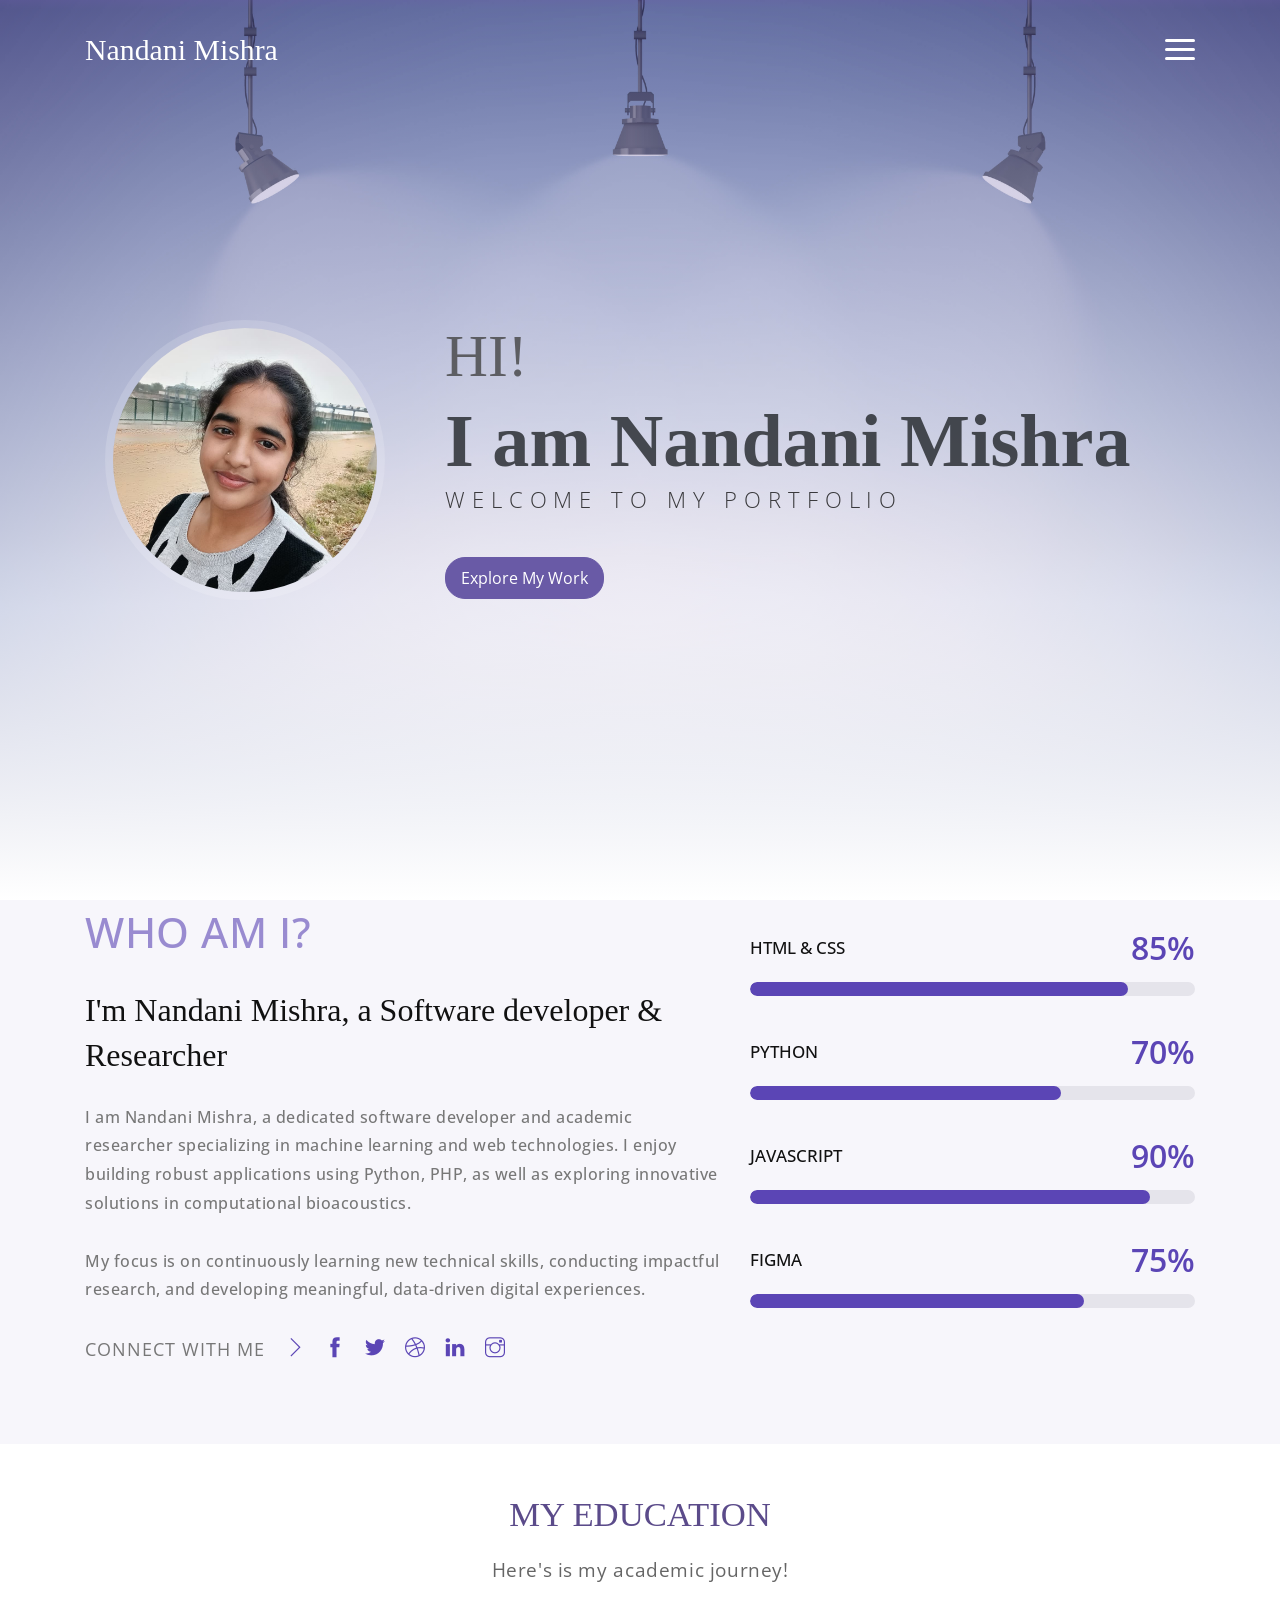
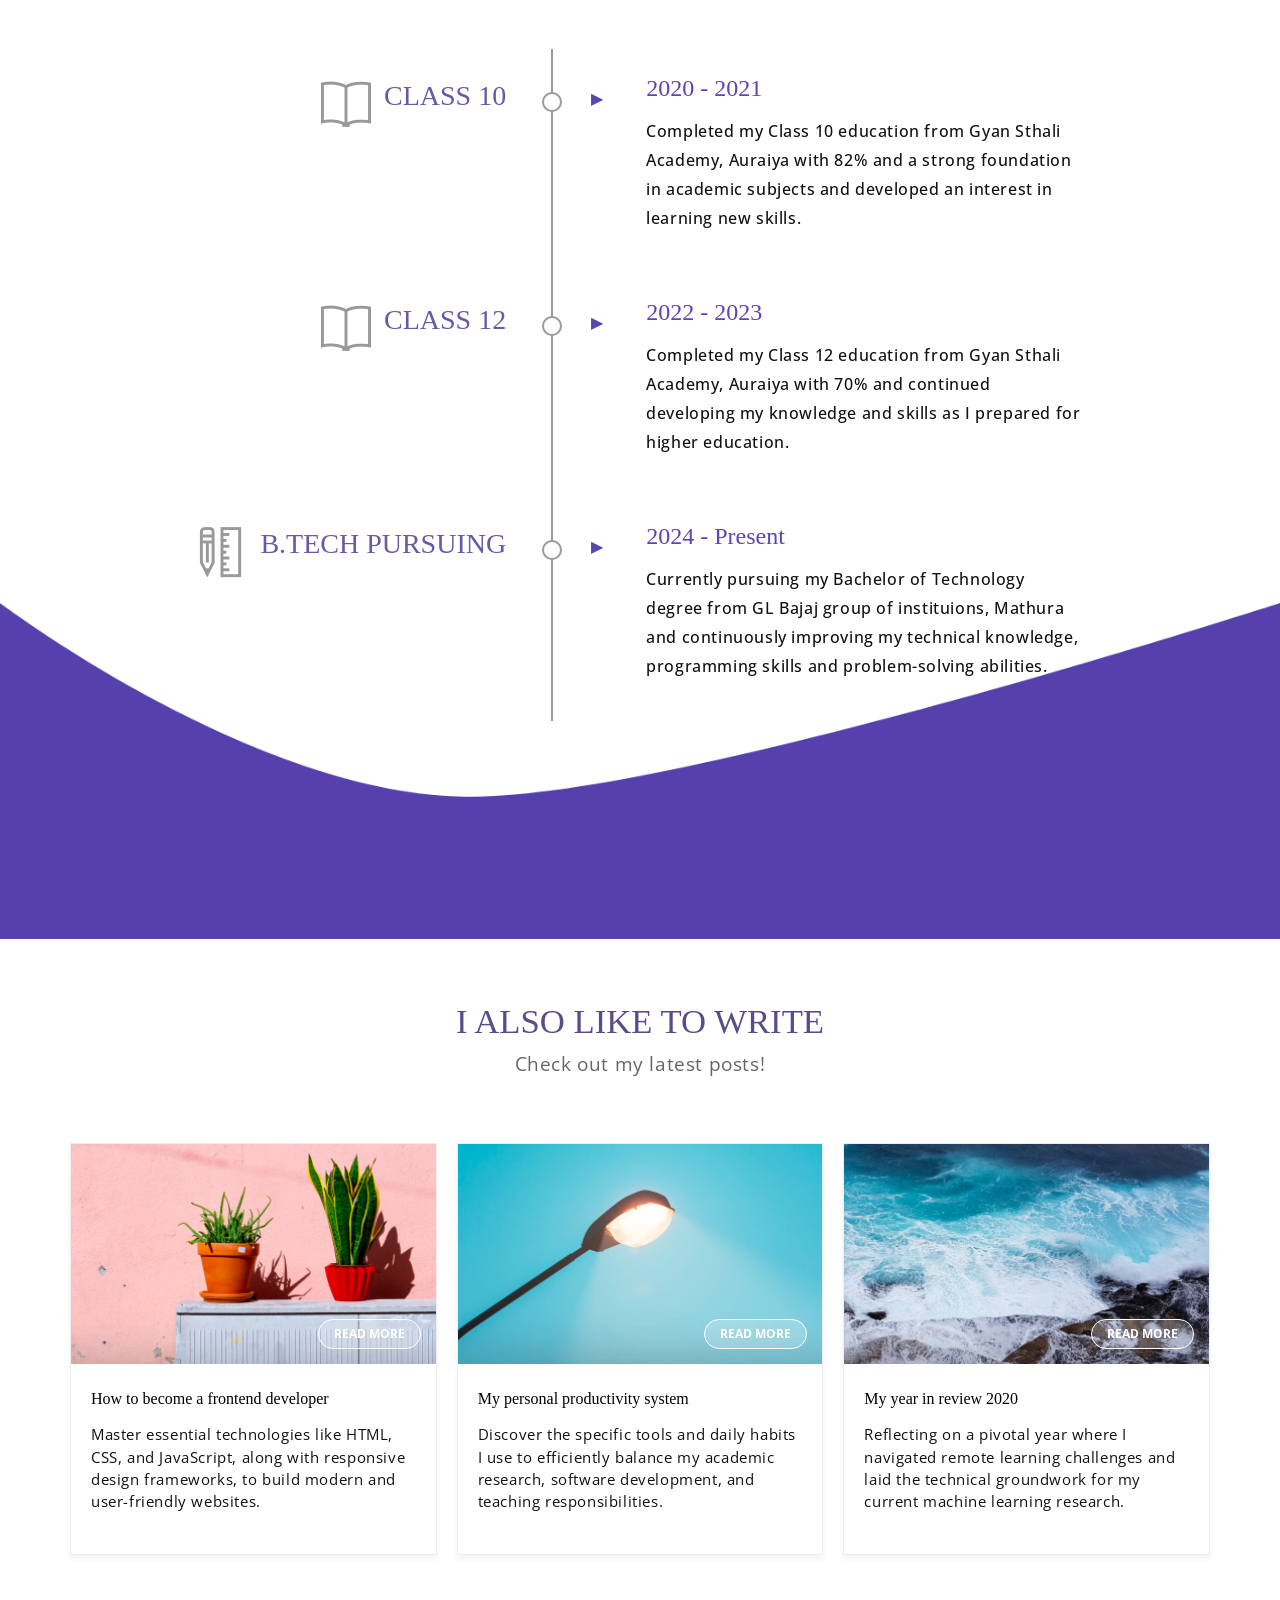
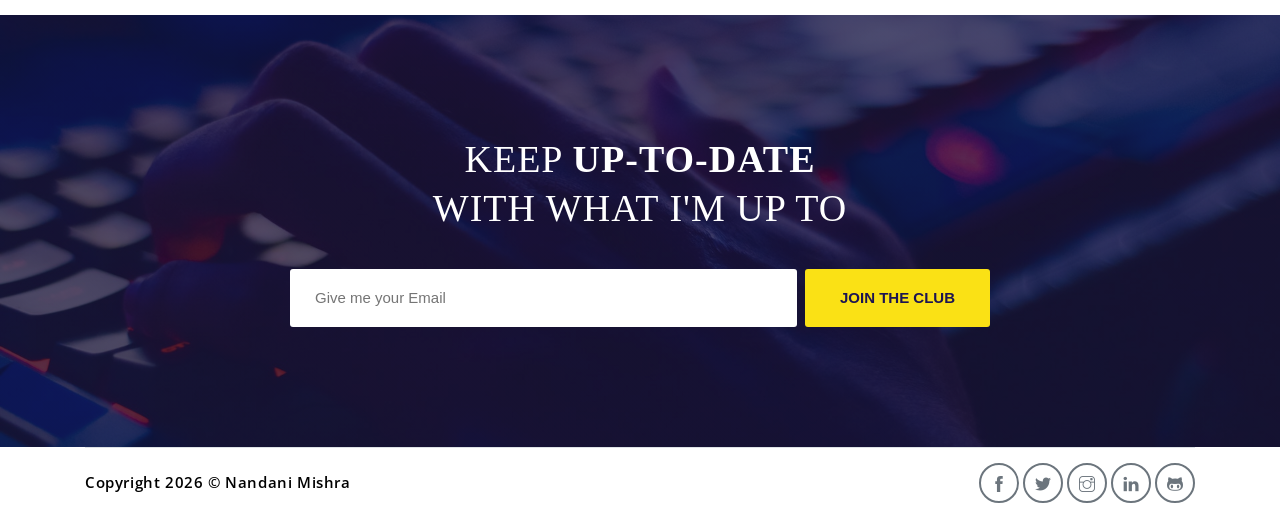
<file: nandani.html>
<!DOCTYPE html>
<html lang="en">

<head>
    <meta charset="utf-8">
    <meta name="viewport" content="width=device-width, initial-scale=1, shrink-to-fit=no">

    <meta name="description" content="Portfolio of Nandani Mishra">
    <meta name="author" content="Nandani Mishra">

    <title>Nandani Mishra | Portfolio</title>

    <!-- Font Icons -->
    <link rel="stylesheet" href="assets/vendors/themify-icons/css/themify-icons.css">

    <!-- Bootstrap + Meyawo Main Styles -->
    <link rel="stylesheet" href="assets/css/meyawo.css">

    <style>
        /* =================================
   EDUCATION SECTION
================================= */

        #education {
            background-color: #ffffff;
            padding-top: 50px;
            padding-bottom: 50px;
        }


        /* =================================
   EDUCATION HEADING
================================= */

        .education-heading {
            margin-bottom: 60px;
        }

        .education-heading h2 {
            font-size: 52px;
            font-weight: 400;
            color: #5b45b5;
            margin-bottom: 20px;
            text-transform: uppercase;
        }

        .education-heading p {
            font-size: 28px;
            color: #111;
            margin-bottom: 0;
        }


        /* =================================
   EDUCATION TIMELINE
================================= */

        .education-timeline {
            width: 80%;
            max-width: 1000px;
            margin: 0 auto;
        }


        /* =================================
   EDUCATION ITEM
================================= */

        .education-item {
            display: grid;
            grid-template-columns: 40% 60%;
            min-height: 210px;
            position: relative;
        }


        /* =================================
   LEFT SIDE
================================= */

        .education-left {
            position: relative;
            display: flex;
            align-items: flex-start;
            justify-content: flex-end;
            padding-right: 45px;
            padding-top: 30px;
        }


        /* Education Icon */

        .education-logo {
            color: #999;
            font-size: 50px;
            text-align: center;
        }


        /* =================================
   CENTER TIMELINE
================================= */

        .education-center {
            position: absolute;
            left: 40%;
            top: 0;
            bottom: 0;
            width: 2px;
            background-color: #999;
        }


        /* Timeline Circle */

        .timeline-dot {
            position: absolute;
            top: 43px;
            left: 50%;
            transform: translateX(-50%);

            width: 20px;
            height: 20px;

            border: 2px solid #999;
            background-color: #fff;

            border-radius: 50%;
        }


        /* =================================
   EDUCATION CONTENT
================================= */

        .education-content {
            padding-left: 95px;
            padding-top: 25px;
            padding-bottom: 40px;
            position: relative;
        }


        /* Purple Arrow */

        .education-content::before {
            content: "▶";

            position: absolute;
            left: 40px;
            top: 37px;

            color: #5b45b5;
            font-size: 16px;
        }


        /* Date */

        .education-date {
            display: block;

            color: #999;

            font-size: 17px;

            font-weight: 600;

            margin-bottom: 15px;
        }


        /* Degree */

        .education-content h3 {
            color: #5b45b5;

            font-size: 24px;

            font-weight: 500;

            margin-bottom: 15px;
        }


        /* Description */

        .education-content p {
            color: #111;

            font-size: 16px;

            line-height: 1.8;

            max-width: 550px;

            margin-bottom: 0;
        }

        .education-figure {
            width: 100%;
            height: 400px;

            background-size: contain;
            background-position: center;
            background-repeat: no-repeat;

            margin-top: -200px;
            margin-bottom: 0px;
        }

        /* =================================
   RESPONSIVE DESIGN
================================= */

        @media (max-width: 767px) {

            #education {
                padding-top: 60px;
                padding-bottom: 60px;
            }


            .education-heading h2 {
                font-size: 38px;
            }


            .education-heading p {
                font-size: 22px;
            }


            .education-timeline {
                width: 100%;
            }


            .education-item {
                grid-template-columns: 25% 75%;
            }


            .education-center {
                left: 25%;
            }


            .education-left {
                padding-right: 20px;
            }


            .education-logo {
                font-size: 35px;
            }


            .education-content {
                padding-left: 60px;
            }


            .education-content::before {
                left: 25px;
            }


            .education-content h3 {
                font-size: 20px;
            }


            .education-content p {
                font-size: 14px;
            }

        }
    </style>

</head>

<body data-spy="scroll" data-target=".navbar" data-offset="40" id="home">

    <!-- =========================
         NAVBAR
    ========================== -->
    <nav class="custom-navbar" data-spy="affix" data-offset-top="20">
        <div class="container">

            <a class="logo" href="#home">Nandani Mishra</a>

            <ul class="nav">

                <li class="item">
                    <a class="link" href="#home">Home</a>
                </li>

                <li class="item">
                    <a class="link" href="#about">About Us</a>
                </li>

                <li class="item">
                    <a class="link" href="#education">Education</a>
                </li>

                <li class="item">
                    <a class="link" href="#portfolio">Portfolio</a>
                </li>

                <li class="item">
                    <a class="link" href="#blog">Blogs</a>
                </li>

                <li class="item">
                    <a class="link" href="#contact">Contact</a>
                </li>

            </ul>

            <!-- Mobile Navigation Toggle -->
            <a href="javascript:void(0)" id="nav-toggle" class="hamburger hamburger--elastic">

                <div class="hamburger-box">
                    <div class="hamburger-inner"></div>
                </div>

            </a>

        </div>
    </nav>
    <!-- End Navbar -->


    <!-- =========================
         HOME / HEADER
    ========================== -->
    <header id="home" class="header">

        <div class="overlay"></div>

        <div class="header-content container">

            <!-- LEFT SIDE: PROFILE IMAGE -->
            <div class="profile-image">
                <img src="assets/imgs/girl.jpeg" alt="Nandani Mishra">
            </div>

            <!-- RIGHT SIDE: ALL CONTENT -->
            <div class="home-content">

                <h1 class="header-title">
                    <span class="up">HI!</span>
                    <span class="down">I am Nandani Mishra</span>
                </h1>

                <p class="header-subtitle">
                    WELCOME TO MY PORTFOLIO
                </p>

                <a href="#portfolio" class="btn btn-primary">
                    Explore My Work
                </a>

            </div>

        </div>

    </header>
    <!-- End Home -->


    <!-- =========================
     ABOUT US SECTION
    ========================== -->
    <section class="section pt-0" id="about">

        <div class="container">

            <div class="row align-items-center">

                <!-- LEFT SIDE: ABOUT CONTENT -->
                <div class="col-md-7">

                    <p class="section-subtitle">
                        WHO AM I?
                    </p>

                    <h2 class="about-heading">
                        I'm Nandani Mishra, a Software developer & Researcher
                    </h2>

                    <p class="about-text">
                        I am Nandani Mishra, a dedicated software developer and academic researcher specializing in
                        machine learning and web technologies. I enjoy building robust applications using Python, PHP,
                        as well as exploring innovative solutions in computational bioacoustics.
                        <br><br>
                        My focus is on continuously learning new technical skills, conducting impactful research, and
                        developing
                        meaningful, data-driven digital experiences.
                    </p>

                    <!-- SOCIAL LINKS -->
                    <div class="connect-me">

                        <span>CONNECT WITH ME</span>

                        <a href="#">
                            <i class="ti-angle-right"></i>
                        </a>

                        <a href="#" class="social-icon" target="_blank">
                            <i class="ti-facebook"></i>
                        </a>

                        <a href="#" class="social-icon" target="_blank">
                            <i class="ti-twitter-alt"></i>
                        </a>

                        <a href="#" class="social-icon" target="_blank">
                            <i class="ti-dribbble"></i>
                        </a>

                        <a href="https://in.linkedin.com/in/nandani-mishra-257188296" class="social-icon"
                            target="_blank">
                            <i class="ti-linkedin"></i>
                        </a>

                        <a href="https://www.instagram.com/_nandaniimishra08_?igsh=anVscmpoZW1pdG9s" class="social-icon"
                            target="_blank">
                            <i class="ti-instagram"></i>
                        </a>

                    </div>

                </div>


                <!-- RIGHT SIDE: SKILLS -->
                <div class="col-md-5">

                    <!-- HTML & CSS -->
                    <div class="skill-box">

                        <div class="skill-header">

                            <span>HTML &amp; CSS</span>

                            <strong>85%</strong>

                        </div>

                        <div class="progress">

                            <div class="progress-bar" role="progressbar" style="width: 85%;" aria-valuenow="85"
                                aria-valuemin="0" aria-valuemax="100">
                            </div>

                        </div>

                    </div>


                    <!-- PYTHON -->
                    <div class="skill-box">

                        <div class="skill-header">

                            <span>PYTHON</span>

                            <strong>70%</strong>

                        </div>

                        <div class="progress">

                            <div class="progress-bar" role="progressbar" style="width: 70%;" aria-valuenow="70"
                                aria-valuemin="0" aria-valuemax="100">
                            </div>

                        </div>

                    </div>


                    <!-- JAVASCRIPT -->
                    <div class="skill-box">

                        <div class="skill-header">

                            <span>JAVASCRIPT</span>

                            <strong>90%</strong>

                        </div>

                        <div class="progress">

                            <div class="progress-bar" role="progressbar" style="width: 90%;" aria-valuenow="90"
                                aria-valuemin="0" aria-valuemax="100">
                            </div>

                        </div>

                    </div>


                    <!-- FIGMA -->
                    <div class="skill-box">

                        <div class="skill-header">

                            <span>FIGMA</span>

                            <strong>75%</strong>

                        </div>

                        <div class="progress">

                            <div class="progress-bar" role="progressbar" style="width: 75%;" aria-valuenow="75"
                                aria-valuemin="0" aria-valuemax="100">
                            </div>

                        </div>

                    </div>

                </div>

            </div>

        </div>

    </section>
    <!-- End About Us -->


    <!-- =========================
     EDUCATION SECTION
    ========================== -->
    <section class="section" id="education">

        <div class="container">

            <!-- Section Heading -->
            <div class="education-heading text-center">

                <h2 class="section-title" style="text-transform: uppercase; color: #5B4B8A;">
                    My Education
                </h2>

                <p class="section-subtitle mb-6" style="color: #000; font-size: 1.2rem;">
                    Here's is my academic journey!
                </p>

            </div>


            <!-- Education Timeline -->
            <div class="education-timeline">


                <!-- EDUCATION 1 : CLASS 10 -->
                <div class="education-item">

                    <!-- Left Side -->
                    <div class="education-left">

                        <div class="education-logo" style="display: flex; gap: 13px;">
                            <i class="ti-book"></i>
                            <h3>CLASS 10</h3>
                        </div>

                        <span class="education-line"></span>

                    </div>


                    <!-- Center Timeline -->
                    <div class="education-center">

                        <span class="timeline-dot"></span>

                    </div>


                    <!-- Right Side -->
                    <div class="education-content">

                        <h3 class="education-date">
                            2020 - 2021
                        </h3>



                        <p style="font-weight: 500;">
                            Completed my Class 10 education from Gyan Sthali Academy, Auraiya with 82% and a strong
                            foundation in academic subjects and developed
                            an interest in learning new skills.
                        </p>

                    </div>

                </div>



                <!-- EDUCATION 2 : CLASS 12 -->
                <div class="education-item">

                    <!-- Left Side -->
                    <div class="education-left">

                        <div class="education-logo" style="display: flex; gap: 13px;">
                            <i class="ti-book"></i>
                            <h3>CLASS 12</h3>
                        </div>

                        <span class="education-line"></span>

                    </div>


                    <!-- Center Timeline -->
                    <div class="education-center">

                        <span class="timeline-dot"></span>

                    </div>


                    <!-- Right Side -->
                    <div class="education-content">

                        <h3 class="education-date">
                            2022 - 2023
                        </h3>

                        <p style="font-weight: 500;">
                            Completed my Class 12 education from Gyan Sthali Academy, Auraiya with 70% and continued
                            developing my knowledge and skills as I prepared
                            for higher education.
                        </p>

                    </div>

                </div>



                <!-- EDUCATION 3 : B.TECH -->
                <div class="education-item">

                    <!-- Left Side -->
                    <div class="education-left">

                        <div class="education-logo" style="display: flex; gap: 13px;">
                            <i class="ti-ruler-pencil"></i>
                            <h3>
                                B.TECH PURSUING
                            </h3>
                        </div>

                    </div>


                    <!-- Center Timeline -->
                    <div class="education-center">

                        <span class="timeline-dot"></span>

                    </div>


                    <!-- Right Side -->
                    <div class="education-content">

                        <h3 class="education-date">
                            2024 - Present
                        </h3>



                        <p style="font-weight: 500;">
                            Currently pursuing my Bachelor of Technology
                            degree from GL Bajaj group of instituions, Mathura and continuously improving my technical
                            knowledge, programming skills and problem-solving
                            abilities.
                        </p>

                    </div>

                </div>


            </div>

        </div>

    </section>
    <!-- End Education -->

    <div class="education-figure" style="background-image: url('assets/imgs/education-figure.png');">
    </div>


    <!-- =========================
     BLOG SECTION
    ========================== -->
    <section class="section" id="blog">

        <div class="container text-center">

            <h2 class="section-title" style="text-transform: uppercase; color: #5B4B8A;">
                I Also Like To Write
            </h2>

            <p class="section-subtitle mb-6" style="color: #000; font-size: 1.2rem;">
                Check out my latest posts!
            </p>

            <!-- Use a flexbox or grid wrapper like Bootstrap's 'row' for horizontal alignment -->
            <div class="row text-left" style="display: flex; gap: 20px; justify-content: center; text-align: left;">

                <!-- Blog 1 -->
                <div class="blog-card" style="flex: 1; border: 1px solid #eee; background: #fff;">

                    <div class="blog-card-header" style="position: relative;">

                        <img src="assets/imgs/post-01.png" class="blog-card-img" alt="Blog Post"
                            style="width: 100%; display: block;">

                        <!-- Overlay Button -->
                        <a href="#" class="blog-card-link-overlay"
                            style="position: absolute; bottom: 15px; right: 15px; border: 1px solid #fff; color: #fff; padding: 5px 15px; border-radius: 20px; text-decoration: none; font-size: 12px; background: rgba(255, 255, 255, 0.2);">
                            READ MORE
                        </a>

                    </div>

                    <div class="blog-card-body">

                        <h5 class="blog-card-title">
                            How to become a frontend developer
                        </h5>

                        <p style="font-weight: 400;">

                            Master essential technologies like HTML, CSS, and JavaScript, along with responsive design
                            frameworks, to build modern and user-friendly websites.
                        </p>

                    </div>

                </div>


                <!-- Blog 2 -->
                <div class="blog-card" style="flex: 1; border: 1px solid #eee; background: #fff;">

                    <div class="blog-card-header" style="position: relative;">

                        <img src="assets/imgs/post-02.png" class="blog-card-img" alt="Blog Post"
                            style="width: 100%; display: block;">

                        <!-- Overlay Button -->
                        <a href="#" class="blog-card-link-overlay"
                            style="position: absolute; bottom: 15px; right: 15px; border: 1px solid #fff; color: #fff; padding: 5px 15px; border-radius: 20px; text-decoration: none; font-size: 12px; background: rgba(255, 255, 255, 0.2);">
                            READ MORE
                        </a>

                    </div>

                    <div class="blog-card-body">

                        <h5 class="blog-card-title">
                            My personal productivity system
                        </h5>

                        <p style="font-weight: 400;">
                            Discover the specific tools and daily habits I use to efficiently balance my academic
                            research, software development, and teaching responsibilities.
                        </p>

                    </div>

                </div>


                <!-- Blog 3 -->
                <div class="blog-card" style="flex: 1; border: 1px solid #eee; background: #fff;">

                    <div class="blog-card-header" style="position: relative;">

                        <img src="assets/imgs/post-03.png" class="blog-card-img" alt="Blog Post"
                            style="width: 100%; display: block;">

                        <!-- Overlay Button -->
                        <a href="#" class="blog-card-link-overlay"
                            style="position: absolute; bottom: 15px; right: 15px; border: 1px solid #fff; color: #fff; padding: 5px 15px; border-radius: 20px; text-decoration: none; font-size: 12px; background: rgba(255, 255, 255, 0.2);">
                            READ MORE
                        </a>

                    </div>

                    <div class="blog-card-body">

                        <h5 class="blog-card-title">
                            My year in review 2020
                        </h5>

                        <p style="font-weight: 400;">
                            Reflecting on a pivotal year where I navigated remote learning challenges and laid the
                            technical groundwork for my current machine learning research.
                        </p>

                    </div>

                </div>

            </div>

        </div>

    </section>
    <!-- End Blogs -->


    <div
        style="background-image: linear-gradient(rgba(18, 12, 54, 0.7), rgba(18, 12, 54, 0.7)), url('assets/imgs/bg-cta.jpg'); background-size: cover; background-position: center; padding: 120px 20px; text-align: center; font-family: 'Arial', sans-serif; box-sizing: border-box; width: 100%;">

        <h2
            style="color: #ffffff; font-size: 38px; font-weight: 300; margin: 0 0 35px 0; text-transform: uppercase; letter-spacing: 1px; line-height: 1.3;">
            Keep <span style="font-weight: 800;">Up-To-Date</span><br>
            With What I'm Up To
        </h2>

        <form
            style="display: flex; justify-content: center; align-items: center; flex-wrap: wrap; gap: 8px; max-width: 700px; margin: 0 auto;">

            <input type="email" placeholder="Give me your Email"
                style="flex: 1; min-width: 280px; padding: 18px 25px; border: none; border-radius: 3px; font-size: 15px; color: #333333; outline: none; font-family: inherit;">

            <button type="submit"
                style="background-color: #fae115; color: #1c1452; border: none; padding: 18px 35px; border-radius: 3px; font-size: 15px; font-weight: 800; text-transform: uppercase; cursor: pointer; font-family: inherit;">
                Join The Club
            </button>

        </form>

    </div>

    <!-- =========================
         FOOTER
    ========================== -->
    <div class="container">

        <footer class="footer">

            <p class="mb-0" style="font-weight: 600;">
                Copyright
                <script>
                    document.write(new Date().getFullYear())
                </script>
                &copy; Nandani Mishra
            </p>

            <div class="social-links text-right m-auto ml-sm-auto">

                <a href="#" class="link">
                    <i class="ti-facebook"></i>
                </a>

                <a href="#" class="link">
                    <i class="ti-twitter-alt"></i>
                </a>

                <a href="#" class="link">
                    <i class="ti-instagram"></i>
                </a>

                <a href="#" class="link">
                    <i class="ti-linkedin"></i>
                </a>

                <a href="#" class="link">
                    <i class="ti-github"></i>
                </a>

            </div>

        </footer>

    </div>
    <!-- End Footer -->


    <!-- =========================
         JAVASCRIPT
    ========================== -->

    <!-- jQuery -->
    <script src="assets/vendors/jquery/jquery-3.4.1.js"></script>

    <!-- Bootstrap -->
    <script src="assets/vendors/bootstrap/bootstrap.bundle.js"></script>

    <!-- Bootstrap Affix -->
    <script src="assets/vendors/bootstrap/bootstrap.affix.js"></script>

    <!-- Meyawo JavaScript -->
    <script src="assets/js/meyawo.js"></script>

</body>

</html>
</file>
<file: assets/vendors/themify-icons/css/themify-icons.css>
@font-face {
	font-family: 'themify';
	src:url("../fonts/themify.eot?-fvbane");
	src:url("../fonts/themify.eot?#iefix-fvbane") format("embedded-opentype"),
		url("../fonts/themify.woff?-fvbane") format("woff"),
		url("../fonts/themify.ttf?-fvbane") format("truetype"),
		url("../fonts/themify.svg?-fvbane#themify") format("svg");
	font-weight: normal;
	font-style: normal;
}

[class^="ti-"], [class*=" ti-"] {
	font-family: 'themify';
	speak: none;
	font-style: normal;
	font-weight: normal;
	font-variant: normal;
	text-transform: none;
	line-height: 1;

	/* Better Font Rendering =========== */
	-webkit-font-smoothing: antialiased;
	-moz-osx-font-smoothing: grayscale;
}

.ti-wand:before {
	content: "\e600";
}
.ti-volume:before {
	content: "\e601";
}
.ti-user:before {
	content: "\e602";
}
.ti-unlock:before {
	content: "\e603";
}
.ti-unlink:before {
	content: "\e604";
}
.ti-trash:before {
	content: "\e605";
}
.ti-thought:before {
	content: "\e606";
}
.ti-target:before {
	content: "\e607";
}
.ti-tag:before {
	content: "\e608";
}
.ti-tablet:before {
	content: "\e609";
}
.ti-star:before {
	content: "\e60a";
}
.ti-spray:before {
	content: "\e60b";
}
.ti-signal:before {
	content: "\e60c";
}
.ti-shopping-cart:before {
	content: "\e60d";
}
.ti-shopping-cart-full:before {
	content: "\e60e";
}
.ti-settings:before {
	content: "\e60f";
}
.ti-search:before {
	content: "\e610";
}
.ti-zoom-in:before {
	content: "\e611";
}
.ti-zoom-out:before {
	content: "\e612";
}
.ti-cut:before {
	content: "\e613";
}
.ti-ruler:before {
	content: "\e614";
}
.ti-ruler-pencil:before {
	content: "\e615";
}
.ti-ruler-alt:before {
	content: "\e616";
}
.ti-bookmark:before {
	content: "\e617";
}
.ti-bookmark-alt:before {
	content: "\e618";
}
.ti-reload:before {
	content: "\e619";
}
.ti-plus:before {
	content: "\e61a";
}
.ti-pin:before {
	content: "\e61b";
}
.ti-pencil:before {
	content: "\e61c";
}
.ti-pencil-alt:before {
	content: "\e61d";
}
.ti-paint-roller:before {
	content: "\e61e";
}
.ti-paint-bucket:before {
	content: "\e61f";
}
.ti-na:before {
	content: "\e620";
}
.ti-mobile:before {
	content: "\e621";
}
.ti-minus:before {
	content: "\e622";
}
.ti-medall:before {
	content: "\e623";
}
.ti-medall-alt:before {
	content: "\e624";
}
.ti-marker:before {
	content: "\e625";
}
.ti-marker-alt:before {
	content: "\e626";
}
.ti-arrow-up:before {
	content: "\e627";
}
.ti-arrow-right:before {
	content: "\e628";
}
.ti-arrow-left:before {
	content: "\e629";
}
.ti-arrow-down:before {
	content: "\e62a";
}
.ti-lock:before {
	content: "\e62b";
}
.ti-location-arrow:before {
	content: "\e62c";
}
.ti-link:before {
	content: "\e62d";
}
.ti-layout:before {
	content: "\e62e";
}
.ti-layers:before {
	content: "\e62f";
}
.ti-layers-alt:before {
	content: "\e630";
}
.ti-key:before {
	content: "\e631";
}
.ti-import:before {
	content: "\e632";
}
.ti-image:before {
	content: "\e633";
}
.ti-heart:before {
	content: "\e634";
}
.ti-heart-broken:before {
	content: "\e635";
}
.ti-hand-stop:before {
	content: "\e636";
}
.ti-hand-open:before {
	content: "\e637";
}
.ti-hand-drag:before {
	content: "\e638";
}
.ti-folder:before {
	content: "\e639";
}
.ti-flag:before {
	content: "\e63a";
}
.ti-flag-alt:before {
	content: "\e63b";
}
.ti-flag-alt-2:before {
	content: "\e63c";
}
.ti-eye:before {
	content: "\e63d";
}
.ti-export:before {
	content: "\e63e";
}
.ti-exchange-vertical:before {
	content: "\e63f";
}
.ti-desktop:before {
	content: "\e640";
}
.ti-cup:before {
	content: "\e641";
}
.ti-crown:before {
	content: "\e642";
}
.ti-comments:before {
	content: "\e643";
}
.ti-comment:before {
	content: "\e644";
}
.ti-comment-alt:before {
	content: "\e645";
}
.ti-close:before {
	content: "\e646";
}
.ti-clip:before {
	content: "\e647";
}
.ti-angle-up:before {
	content: "\e648";
}
.ti-angle-right:before {
	content: "\e649";
}
.ti-angle-left:before {
	content: "\e64a";
}
.ti-angle-down:before {
	content: "\e64b";
}
.ti-check:before {
	content: "\e64c";
}
.ti-check-box:before {
	content: "\e64d";
}
.ti-camera:before {
	content: "\e64e";
}
.ti-announcement:before {
	content: "\e64f";
}
.ti-brush:before {
	content: "\e650";
}
.ti-briefcase:before {
	content: "\e651";
}
.ti-bolt:before {
	content: "\e652";
}
.ti-bolt-alt:before {
	content: "\e653";
}
.ti-blackboard:before {
	content: "\e654";
}
.ti-bag:before {
	content: "\e655";
}
.ti-move:before {
	content: "\e656";
}
.ti-arrows-vertical:before {
	content: "\e657";
}
.ti-arrows-horizontal:before {
	content: "\e658";
}
.ti-fullscreen:before {
	content: "\e659";
}
.ti-arrow-top-right:before {
	content: "\e65a";
}
.ti-arrow-top-left:before {
	content: "\e65b";
}
.ti-arrow-circle-up:before {
	content: "\e65c";
}
.ti-arrow-circle-right:before {
	content: "\e65d";
}
.ti-arrow-circle-left:before {
	content: "\e65e";
}
.ti-arrow-circle-down:before {
	content: "\e65f";
}
.ti-angle-double-up:before {
	content: "\e660";
}
.ti-angle-double-right:before {
	content: "\e661";
}
.ti-angle-double-left:before {
	content: "\e662";
}
.ti-angle-double-down:before {
	content: "\e663";
}
.ti-zip:before {
	content: "\e664";
}
.ti-world:before {
	content: "\e665";
}
.ti-wheelchair:before {
	content: "\e666";
}
.ti-view-list:before {
	content: "\e667";
}
.ti-view-list-alt:before {
	content: "\e668";
}
.ti-view-grid:before {
	content: "\e669";
}
.ti-uppercase:before {
	content: "\e66a";
}
.ti-upload:before {
	content: "\e66b";
}
.ti-underline:before {
	content: "\e66c";
}
.ti-truck:before {
	content: "\e66d";
}
.ti-timer:before {
	content: "\e66e";
}
.ti-ticket:before {
	content: "\e66f";
}
.ti-thumb-up:before {
	content: "\e670";
}
.ti-thumb-down:before {
	content: "\e671";
}
.ti-text:before {
	content: "\e672";
}
.ti-stats-up:before {
	content: "\e673";
}
.ti-stats-down:before {
	content: "\e674";
}
.ti-split-v:before {
	content: "\e675";
}
.ti-split-h:before {
	content: "\e676";
}
.ti-smallcap:before {
	content: "\e677";
}
.ti-shine:before {
	content: "\e678";
}
.ti-shift-right:before {
	content: "\e679";
}
.ti-shift-left:before {
	content: "\e67a";
}
.ti-shield:before {
	content: "\e67b";
}
.ti-notepad:before {
	content: "\e67c";
}
.ti-server:before {
	content: "\e67d";
}
.ti-quote-right:before {
	content: "\e67e";
}
.ti-quote-left:before {
	content: "\e67f";
}
.ti-pulse:before {
	content: "\e680";
}
.ti-printer:before {
	content: "\e681";
}
.ti-power-off:before {
	content: "\e682";
}
.ti-plug:before {
	content: "\e683";
}
.ti-pie-chart:before {
	content: "\e684";
}
.ti-paragraph:before {
	content: "\e685";
}
.ti-panel:before {
	content: "\e686";
}
.ti-package:before {
	content: "\e687";
}
.ti-music:before {
	content: "\e688";
}
.ti-music-alt:before {
	content: "\e689";
}
.ti-mouse:before {
	content: "\e68a";
}
.ti-mouse-alt:before {
	content: "\e68b";
}
.ti-money:before {
	content: "\e68c";
}
.ti-microphone:before {
	content: "\e68d";
}
.ti-menu:before {
	content: "\e68e";
}
.ti-menu-alt:before {
	content: "\e68f";
}
.ti-map:before {
	content: "\e690";
}
.ti-map-alt:before {
	content: "\e691";
}
.ti-loop:before {
	content: "\e692";
}
.ti-location-pin:before {
	content: "\e693";
}
.ti-list:before {
	content: "\e694";
}
.ti-light-bulb:before {
	content: "\e695";
}
.ti-Italic:before {
	content: "\e696";
}
.ti-info:before {
	content: "\e697";
}
.ti-infinite:before {
	content: "\e698";
}
.ti-id-badge:before {
	content: "\e699";
}
.ti-hummer:before {
	content: "\e69a";
}
.ti-home:before {
	content: "\e69b";
}
.ti-help:before {
	content: "\e69c";
}
.ti-headphone:before {
	content: "\e69d";
}
.ti-harddrives:before {
	content: "\e69e";
}
.ti-harddrive:before {
	content: "\e69f";
}
.ti-gift:before {
	content: "\e6a0";
}
.ti-game:before {
	content: "\e6a1";
}
.ti-filter:before {
	content: "\e6a2";
}
.ti-files:before {
	content: "\e6a3";
}
.ti-file:before {
	content: "\e6a4";
}
.ti-eraser:before {
	content: "\e6a5";
}
.ti-envelope:before {
	content: "\e6a6";
}
.ti-download:before {
	content: "\e6a7";
}
.ti-direction:before {
	content: "\e6a8";
}
.ti-direction-alt:before {
	content: "\e6a9";
}
.ti-dashboard:before {
	content: "\e6aa";
}
.ti-control-stop:before {
	content: "\e6ab";
}
.ti-control-shuffle:before {
	content: "\e6ac";
}
.ti-control-play:before {
	content: "\e6ad";
}
.ti-control-pause:before {
	content: "\e6ae";
}
.ti-control-forward:before {
	content: "\e6af";
}
.ti-control-backward:before {
	content: "\e6b0";
}
.ti-cloud:before {
	content: "\e6b1";
}
.ti-cloud-up:before {
	content: "\e6b2";
}
.ti-cloud-down:before {
	content: "\e6b3";
}
.ti-clipboard:before {
	content: "\e6b4";
}
.ti-car:before {
	content: "\e6b5";
}
.ti-calendar:before {
	content: "\e6b6";
}
.ti-book:before {
	content: "\e6b7";
}
.ti-bell:before {
	content: "\e6b8";
}
.ti-basketball:before {
	content: "\e6b9";
}
.ti-bar-chart:before {
	content: "\e6ba";
}
.ti-bar-chart-alt:before {
	content: "\e6bb";
}
.ti-back-right:before {
	content: "\e6bc";
}
.ti-back-left:before {
	content: "\e6bd";
}
.ti-arrows-corner:before {
	content: "\e6be";
}
.ti-archive:before {
	content: "\e6bf";
}
.ti-anchor:before {
	content: "\e6c0";
}
.ti-align-right:before {
	content: "\e6c1";
}
.ti-align-left:before {
	content: "\e6c2";
}
.ti-align-justify:before {
	content: "\e6c3";
}
.ti-align-center:before {
	content: "\e6c4";
}
.ti-alert:before {
	content: "\e6c5";
}
.ti-alarm-clock:before {
	content: "\e6c6";
}
.ti-agenda:before {
	content: "\e6c7";
}
.ti-write:before {
	content: "\e6c8";
}
.ti-window:before {
	content: "\e6c9";
}
.ti-widgetized:before {
	content: "\e6ca";
}
.ti-widget:before {
	content: "\e6cb";
}
.ti-widget-alt:before {
	content: "\e6cc";
}
.ti-wallet:before {
	content: "\e6cd";
}
.ti-video-clapper:before {
	content: "\e6ce";
}
.ti-video-camera:before {
	content: "\e6cf";
}
.ti-vector:before {
	content: "\e6d0";
}
.ti-themify-logo:before {
	content: "\e6d1";
}
.ti-themify-favicon:before {
	content: "\e6d2";
}
.ti-themify-favicon-alt:before {
	content: "\e6d3";
}
.ti-support:before {
	content: "\e6d4";
}
.ti-stamp:before {
	content: "\e6d5";
}
.ti-split-v-alt:before {
	content: "\e6d6";
}
.ti-slice:before {
	content: "\e6d7";
}
.ti-shortcode:before {
	content: "\e6d8";
}
.ti-shift-right-alt:before {
	content: "\e6d9";
}
.ti-shift-left-alt:before {
	content: "\e6da";
}
.ti-ruler-alt-2:before {
	content: "\e6db";
}
.ti-receipt:before {
	content: "\e6dc";
}
.ti-pin2:before {
	content: "\e6dd";
}
.ti-pin-alt:before {
	content: "\e6de";
}
.ti-pencil-alt2:before {
	content: "\e6df";
}
.ti-palette:before {
	content: "\e6e0";
}
.ti-more:before {
	content: "\e6e1";
}
.ti-more-alt:before {
	content: "\e6e2";
}
.ti-microphone-alt:before {
	content: "\e6e3";
}
.ti-magnet:before {
	content: "\e6e4";
}
.ti-line-double:before {
	content: "\e6e5";
}
.ti-line-dotted:before {
	content: "\e6e6";
}
.ti-line-dashed:before {
	content: "\e6e7";
}
.ti-layout-width-full:before {
	content: "\e6e8";
}
.ti-layout-width-default:before {
	content: "\e6e9";
}
.ti-layout-width-default-alt:before {
	content: "\e6ea";
}
.ti-layout-tab:before {
	content: "\e6eb";
}
.ti-layout-tab-window:before {
	content: "\e6ec";
}
.ti-layout-tab-v:before {
	content: "\e6ed";
}
.ti-layout-tab-min:before {
	content: "\e6ee";
}
.ti-layout-slider:before {
	content: "\e6ef";
}
.ti-layout-slider-alt:before {
	content: "\e6f0";
}
.ti-layout-sidebar-right:before {
	content: "\e6f1";
}
.ti-layout-sidebar-none:before {
	content: "\e6f2";
}
.ti-layout-sidebar-left:before {
	content: "\e6f3";
}
.ti-layout-placeholder:before {
	content: "\e6f4";
}
.ti-layout-menu:before {
	content: "\e6f5";
}
.ti-layout-menu-v:before {
	content: "\e6f6";
}
.ti-layout-menu-separated:before {
	content: "\e6f7";
}
.ti-layout-menu-full:before {
	content: "\e6f8";
}
.ti-layout-media-right-alt:before {
	content: "\e6f9";
}
.ti-layout-media-right:before {
	content: "\e6fa";
}
.ti-layout-media-overlay:before {
	content: "\e6fb";
}
.ti-layout-media-overlay-alt:before {
	content: "\e6fc";
}
.ti-layout-media-overlay-alt-2:before {
	content: "\e6fd";
}
.ti-layout-media-left-alt:before {
	content: "\e6fe";
}
.ti-layout-media-left:before {
	content: "\e6ff";
}
.ti-layout-media-center-alt:before {
	content: "\e700";
}
.ti-layout-media-center:before {
	content: "\e701";
}
.ti-layout-list-thumb:before {
	content: "\e702";
}
.ti-layout-list-thumb-alt:before {
	content: "\e703";
}
.ti-layout-list-post:before {
	content: "\e704";
}
.ti-layout-list-large-image:before {
	content: "\e705";
}
.ti-layout-line-solid:before {
	content: "\e706";
}
.ti-layout-grid4:before {
	content: "\e707";
}
.ti-layout-grid3:before {
	content: "\e708";
}
.ti-layout-grid2:before {
	content: "\e709";
}
.ti-layout-grid2-thumb:before {
	content: "\e70a";
}
.ti-layout-cta-right:before {
	content: "\e70b";
}
.ti-layout-cta-left:before {
	content: "\e70c";
}
.ti-layout-cta-center:before {
	content: "\e70d";
}
.ti-layout-cta-btn-right:before {
	content: "\e70e";
}
.ti-layout-cta-btn-left:before {
	content: "\e70f";
}
.ti-layout-column4:before {
	content: "\e710";
}
.ti-layout-column3:before {
	content: "\e711";
}
.ti-layout-column2:before {
	content: "\e712";
}
.ti-layout-accordion-separated:before {
	content: "\e713";
}
.ti-layout-accordion-merged:before {
	content: "\e714";
}
.ti-layout-accordion-list:before {
	content: "\e715";
}
.ti-ink-pen:before {
	content: "\e716";
}
.ti-info-alt:before {
	content: "\e717";
}
.ti-help-alt:before {
	content: "\e718";
}
.ti-headphone-alt:before {
	content: "\e719";
}
.ti-hand-point-up:before {
	content: "\e71a";
}
.ti-hand-point-right:before {
	content: "\e71b";
}
.ti-hand-point-left:before {
	content: "\e71c";
}
.ti-hand-point-down:before {
	content: "\e71d";
}
.ti-gallery:before {
	content: "\e71e";
}
.ti-face-smile:before {
	content: "\e71f";
}
.ti-face-sad:before {
	content: "\e720";
}
.ti-credit-card:before {
	content: "\e721";
}
.ti-control-skip-forward:before {
	content: "\e722";
}
.ti-control-skip-backward:before {
	content: "\e723";
}
.ti-control-record:before {
	content: "\e724";
}
.ti-control-eject:before {
	content: "\e725";
}
.ti-comments-smiley:before {
	content: "\e726";
}
.ti-brush-alt:before {
	content: "\e727";
}
.ti-youtube:before {
	content: "\e728";
}
.ti-vimeo:before {
	content: "\e729";
}
.ti-twitter:before {
	content: "\e72a";
}
.ti-time:before {
	content: "\e72b";
}
.ti-tumblr:before {
	content: "\e72c";
}
.ti-skype:before {
	content: "\e72d";
}
.ti-share:before {
	content: "\e72e";
}
.ti-share-alt:before {
	content: "\e72f";
}
.ti-rocket:before {
	content: "\e730";
}
.ti-pinterest:before {
	content: "\e731";
}
.ti-new-window:before {
	content: "\e732";
}
.ti-microsoft:before {
	content: "\e733";
}
.ti-list-ol:before {
	content: "\e734";
}
.ti-linkedin:before {
	content: "\e735";
}
.ti-layout-sidebar-2:before {
	content: "\e736";
}
.ti-layout-grid4-alt:before {
	content: "\e737";
}
.ti-layout-grid3-alt:before {
	content: "\e738";
}
.ti-layout-grid2-alt:before {
	content: "\e739";
}
.ti-layout-column4-alt:before {
	content: "\e73a";
}
.ti-layout-column3-alt:before {
	content: "\e73b";
}
.ti-layout-column2-alt:before {
	content: "\e73c";
}
.ti-instagram:before {
	content: "\e73d";
}
.ti-google:before {
	content: "\e73e";
}
.ti-github:before {
	content: "\e73f";
}
.ti-flickr:before {
	content: "\e740";
}
.ti-facebook:before {
	content: "\e741";
}
.ti-dropbox:before {
	content: "\e742";
}
.ti-dribbble:before {
	content: "\e743";
}
.ti-apple:before {
	content: "\e744";
}
.ti-android:before {
	content: "\e745";
}
.ti-save:before {
	content: "\e746";
}
.ti-save-alt:before {
	content: "\e747";
}
.ti-yahoo:before {
	content: "\e748";
}
.ti-wordpress:before {
	content: "\e749";
}
.ti-vimeo-alt:before {
	content: "\e74a";
}
.ti-twitter-alt:before {
	content: "\e74b";
}
.ti-tumblr-alt:before {
	content: "\e74c";
}
.ti-trello:before {
	content: "\e74d";
}
.ti-stack-overflow:before {
	content: "\e74e";
}
.ti-soundcloud:before {
	content: "\e74f";
}
.ti-sharethis:before {
	content: "\e750";
}
.ti-sharethis-alt:before {
	content: "\e751";
}
.ti-reddit:before {
	content: "\e752";
}
.ti-pinterest-alt:before {
	content: "\e753";
}
.ti-microsoft-alt:before {
	content: "\e754";
}
.ti-linux:before {
	content: "\e755";
}
.ti-jsfiddle:before {
	content: "\e756";
}
.ti-joomla:before {
	content: "\e757";
}
.ti-html5:before {
	content: "\e758";
}
.ti-flickr-alt:before {
	content: "\e759";
}
.ti-email:before {
	content: "\e75a";
}
.ti-drupal:before {
	content: "\e75b";
}
.ti-dropbox-alt:before {
	content: "\e75c";
}
.ti-css3:before {
	content: "\e75d";
}
.ti-rss:before {
	content: "\e75e";
}
.ti-rss-alt:before {
	content: "\e75f";
}
</file>
<file: assets/css/meyawo.css>
@charset "UTF-8";
/*!
=========================================================
* Meyawo Landing page
=========================================================

* Copyright: 2019 DevCRUD (https://devcrud.com)
* Licensed: (https://devcrud.com/licenses)
* Coded by www.devcrud.com

=========================================================

* The above copyright notice and this permission notice shall be included in all copies or substantial portions of the Software.
*/
@import url("https://fonts.googleapis.com/css?family=Baloo+Paaji|Open+Sans:300,300i,400,400i,600,600i,700,700i");

:root {
  --blue: #1e549f;
  --indigo: #695aa6;
  --purple: #6f42c1;
  --pink: #e83e8c;
  --red: #ec185d;
  --orange: #ff6d02;
  --yellow: #ffc107;
  --green: #1bb74f;
  --teal: #20c997;
  --cyan: #17a2b8;
  --white: #fff;
  --gray: #6c757d;
  --gray-dark: #393e46;
  --primary: #695aa6;
  --secondary: #393e46;
  --success: #1bb74f;
  --info: #17a2b8;
  --warning: #ff6d02;
  --danger: #ec185d;
  --light: #f8f9fa;
  --dark: #212529;
  --breakpoint-xs: 0;
  --breakpoint-sm: 576px;
  --breakpoint-md: 768px;
  --breakpoint-lg: 992px;
  --breakpoint-xl: 1200px;
  --font-family-sans-serif: "Open Sans", sans-serif;
  --font-family-monospace: SFMono-Regular, Menlo, Monaco, Consolas, "Liberation Mono", "Courier New", monospace;
}

*,
*::before,
*::after {
  box-sizing: border-box;
}

html {
  font-family: sans-serif;
  line-height: 1.15;
  -webkit-text-size-adjust: 100%;
  -webkit-tap-highlight-color: rgba(0, 0, 0, 0);
}

article,
aside,
figcaption,
figure,
footer,
header,
hgroup,
main,
nav,
section {
  display: block;
}

body {
  margin: 0;
  font-family: "Open Sans", sans-serif;
  font-size: 1rem;
  font-weight: 400;
  line-height: 1.5;
  color: #212529;
  text-align: left;
  background-color: #fff;
}

[tabindex="-1"]:focus {
  outline: 0 !important;
}

hr {
  box-sizing: content-box;
  height: 0;
  overflow: visible;
}

h1,
h2,
h3,
h4,
h5,
h6 {
  margin-top: 0;
  margin-bottom: 0.5rem;
}

p {
  margin-top: 0;
  margin-bottom: 1rem;
}

abbr[title],
abbr[data-original-title] {
  text-decoration: underline;
  -webkit-text-decoration: underline dotted;
  text-decoration: underline dotted;
  cursor: help;
  border-bottom: 0;
  -webkit-text-decoration-skip-ink: none;
  text-decoration-skip-ink: none;
}

address {
  margin-bottom: 1rem;
  font-style: normal;
  line-height: inherit;
}

ol,
ul,
dl {
  margin-top: 0;
  margin-bottom: 1rem;
}

ol ol,
ul ul,
ol ul,
ul ol {
  margin-bottom: 0;
}

dt {
  font-weight: 700;
}

dd {
  margin-bottom: .5rem;
  margin-left: 0;
}

blockquote {
  margin: 0 0 1rem;
}

b,
strong {
  font-weight: bolder;
}

small {
  font-size: 80%;
}

sub,
sup {
  position: relative;
  font-size: 75%;
  line-height: 0;
  vertical-align: baseline;
}

sub {
  bottom: -.25em;
}

sup {
  top: -.5em;
}

a {
  color: #695aa6;
  text-decoration: none;
  background-color: transparent;
}

a:hover {
  color: #493f75;
  text-decoration: none;
}

a:not([href]):not([tabindex]) {
  color: inherit;
  text-decoration: none;
}

a:not([href]):not([tabindex]):hover,
a:not([href]):not([tabindex]):focus {
  color: inherit;
  text-decoration: none;
}

a:not([href]):not([tabindex]):focus {
  outline: 0;
}

pre,
code,
kbd,
samp {
  font-family: SFMono-Regular, Menlo, Monaco, Consolas, "Liberation Mono", "Courier New", monospace;
  font-size: 1em;
}

pre {
  margin-top: 0;
  margin-bottom: 1rem;
  overflow: auto;
}

figure {
  margin: 0 0 1rem;
}

img {
  vertical-align: middle;
  border-style: none;
}

svg {
  overflow: hidden;
  vertical-align: middle;
}

table {
  border-collapse: collapse;
}

caption {
  padding-top: 0.75rem;
  padding-bottom: 0.75rem;
  color: #6c757d;
  text-align: left;
  caption-side: bottom;
}

th {
  text-align: inherit;
}

label {
  display: inline-block;
  margin-bottom: 0.5rem;
}

button {
  border-radius: 0;
}

button:focus {
  outline: 1px dotted;
  outline: 5px auto -webkit-focus-ring-color;
}

input,
button,
select,
optgroup,
textarea {
  margin: 0;
  font-family: inherit;
  font-size: inherit;
  line-height: inherit;
}

button,
input {
  overflow: visible;
}

button,
select {
  text-transform: none;
}

select {
  word-wrap: normal;
}

button,
[type="button"],
[type="reset"],
[type="submit"] {
  -webkit-appearance: button;
}

button:not(:disabled),
[type="button"]:not(:disabled),
[type="reset"]:not(:disabled),
[type="submit"]:not(:disabled) {
  cursor: pointer;
}

button::-moz-focus-inner,
[type="button"]::-moz-focus-inner,
[type="reset"]::-moz-focus-inner,
[type="submit"]::-moz-focus-inner {
  padding: 0;
  border-style: none;
}

input[type="radio"],
input[type="checkbox"] {
  box-sizing: border-box;
  padding: 0;
}

input[type="date"],
input[type="time"],
input[type="datetime-local"],
input[type="month"] {
  -webkit-appearance: listbox;
}

textarea {
  overflow: auto;
  resize: vertical;
}

fieldset {
  min-width: 0;
  padding: 0;
  margin: 0;
  border: 0;
}

legend {
  display: block;
  width: 100%;
  max-width: 100%;
  padding: 0;
  margin-bottom: .5rem;
  font-size: 1.5rem;
  line-height: inherit;
  color: inherit;
  white-space: normal;
}

progress {
  vertical-align: baseline;
}

[type="number"]::-webkit-inner-spin-button,
[type="number"]::-webkit-outer-spin-button {
  height: auto;
}

[type="search"] {
  outline-offset: -2px;
  -webkit-appearance: none;
}

[type="search"]::-webkit-search-decoration {
  -webkit-appearance: none;
}

::-webkit-file-upload-button {
  font: inherit;
  -webkit-appearance: button;
}

output {
  display: inline-block;
}

summary {
  display: list-item;
  cursor: pointer;
}

template {
  display: none;
}

[hidden] {
  display: none !important;
}

h1,
h2,
h3,
h4,
h5,
h6,
.h1,
.h2,
.h3,
.h4,
.h5,
.h6 {
  margin-bottom: 0.5rem;
  font-weight: 500;
  line-height: 1.2;
}

h1,
.h1 {
  font-size: 2.5rem;
}

h2,
.h2 {
  font-size: 2rem;
}

h3,
.h3 {
  font-size: 1.75rem;
}

h4,
.h4 {
  font-size: 1.5rem;
}

h5,
.h5 {
  font-size: 1.25rem;
}

h6,
.h6 {
  font-size: 1rem;
}

.lead {
  font-size: 1.25rem;
  font-weight: 300;
}

.display-1 {
  font-size: 6rem;
  font-weight: 300;
  line-height: 1.2;
}

.display-2 {
  font-size: 5.5rem;
  font-weight: 300;
  line-height: 1.2;
}

.display-3 {
  font-size: 4.5rem;
  font-weight: 300;
  line-height: 1.2;
}

.display-4 {
  font-size: 3.5rem;
  font-weight: 300;
  line-height: 1.2;
}

hr {
  margin-top: 1rem;
  margin-bottom: 1rem;
  border: 0;
  border-top: 1px solid rgba(0, 0, 0, 0.1);
}

small,
.small {
  font-size: 80%;
  font-weight: 400;
}

mark,
.mark {
  padding: 0.2em;
  background-color: #fcf8e3;
}

.list-unstyled {
  padding-left: 0;
  list-style: none;
}

.list-inline {
  padding-left: 0;
  list-style: none;
}

.list-inline-item {
  display: inline-block;
}

.list-inline-item:not(:last-child) {
  margin-right: 0.5rem;
}

.initialism {
  font-size: 90%;
  text-transform: uppercase;
}

.blockquote {
  margin-bottom: 1rem;
  font-size: 1.25rem;
}

.blockquote-footer {
  display: block;
  font-size: 80%;
  color: #6c757d;
}

.blockquote-footer::before {
  content: "\2014\00A0";
}

.img-fluid {
  max-width: 100%;
  height: auto;
}

.img-thumbnail {
  padding: 0.25rem;
  background-color: #fff;
  border: 1px solid #dee2e6;
  border-radius: 0.25rem;
  max-width: 100%;
  height: auto;
}

.figure {
  display: inline-block;
}

.figure-img {
  margin-bottom: 0.5rem;
  line-height: 1;
}

.figure-caption {
  font-size: 90%;
  color: #6c757d;
}

code {
  font-size: 87.5%;
  color: #e83e8c;
  word-break: break-word;
}

a>code {
  color: inherit;
}

kbd {
  padding: 0.2rem 0.4rem;
  font-size: 87.5%;
  color: #fff;
  background-color: #212529;
  border-radius: 0.2rem;
}

kbd kbd {
  padding: 0;
  font-size: 100%;
  font-weight: 700;
}

pre {
  display: block;
  font-size: 87.5%;
  color: #212529;
}

pre code {
  font-size: inherit;
  color: inherit;
  word-break: normal;
}

.pre-scrollable {
  max-height: 340px;
  overflow-y: scroll;
}

.container {
  width: 100%;
  padding-right: 15px;
  padding-left: 15px;
  margin-right: auto;
  margin-left: auto;
}

@media (min-width: 576px) {
  .container {
    max-width: 540px;
  }
}

@media (min-width: 768px) {
  .container {
    max-width: 720px;
  }
}

@media (min-width: 992px) {
  .container {
    max-width: 960px;
  }
}

@media (min-width: 1200px) {
  .container {
    max-width: 1140px;
  }
}

.container-fluid {
  width: 100%;
  padding-right: 15px;
  padding-left: 15px;
  margin-right: auto;
  margin-left: auto;
}

.row {
  display: -webkit-box;
  display: -webkit-flex;
  display: -ms-flexbox;
  display: flex;
  -webkit-flex-wrap: wrap;
  -ms-flex-wrap: wrap;
  flex-wrap: wrap;
  margin-right: -15px;
  margin-left: -15px;
}

.no-gutters {
  margin-right: 0;
  margin-left: 0;
}

.no-gutters>.col,
.no-gutters>[class*="col-"] {
  padding-right: 0;
  padding-left: 0;
}

.col-1,
.col-2,
.col-3,
.col-4,
.col-5,
.col-6,
.col-7,
.col-8,
.col-9,
.col-10,
.col-11,
.col-12,
.col,
.col-auto,
.col-sm-1,
.col-sm-2,
.col-sm-3,
.col-sm-4,
.col-sm-5,
.col-sm-6,
.col-sm-7,
.col-sm-8,
.col-sm-9,
.col-sm-10,
.col-sm-11,
.col-sm-12,
.col-sm,
.col-sm-auto,
.col-md-1,
.col-md-2,
.col-md-3,
.col-md-4,
.col-md-5,
.col-md-6,
.col-md-7,
.col-md-8,
.col-md-9,
.col-md-10,
.col-md-11,
.col-md-12,
.col-md,
.col-md-auto,
.col-lg-1,
.col-lg-2,
.col-lg-3,
.col-lg-4,
.col-lg-5,
.col-lg-6,
.col-lg-7,
.col-lg-8,
.col-lg-9,
.col-lg-10,
.col-lg-11,
.col-lg-12,
.col-lg,
.col-lg-auto,
.col-xl-1,
.col-xl-2,
.col-xl-3,
.col-xl-4,
.col-xl-5,
.col-xl-6,
.col-xl-7,
.col-xl-8,
.col-xl-9,
.col-xl-10,
.col-xl-11,
.col-xl-12,
.col-xl,
.col-xl-auto {
  position: relative;
  width: 100%;
  padding-right: 15px;
  padding-left: 15px;
}

.col {
  -webkit-flex-basis: 0;
  -ms-flex-preferred-size: 0;
  flex-basis: 0;
  -webkit-box-flex: 1;
  -webkit-flex-grow: 1;
  -ms-flex-positive: 1;
  flex-grow: 1;
  max-width: 100%;
}

.col-auto {
  -webkit-box-flex: 0;
  -webkit-flex: 0 0 auto;
  -ms-flex: 0 0 auto;
  flex: 0 0 auto;
  width: auto;
  max-width: 100%;
}

.col-1 {
  -webkit-box-flex: 0;
  -webkit-flex: 0 0 8.33333%;
  -ms-flex: 0 0 8.33333%;
  flex: 0 0 8.33333%;
  max-width: 8.33333%;
}

.col-2 {
  -webkit-box-flex: 0;
  -webkit-flex: 0 0 16.66667%;
  -ms-flex: 0 0 16.66667%;
  flex: 0 0 16.66667%;
  max-width: 16.66667%;
}

.col-3 {
  -webkit-box-flex: 0;
  -webkit-flex: 0 0 25%;
  -ms-flex: 0 0 25%;
  flex: 0 0 25%;
  max-width: 25%;
}

.col-4 {
  -webkit-box-flex: 0;
  -webkit-flex: 0 0 33.33333%;
  -ms-flex: 0 0 33.33333%;
  flex: 0 0 33.33333%;
  max-width: 33.33333%;
}

.col-5 {
  -webkit-box-flex: 0;
  -webkit-flex: 0 0 41.66667%;
  -ms-flex: 0 0 41.66667%;
  flex: 0 0 41.66667%;
  max-width: 41.66667%;
}

.col-6 {
  -webkit-box-flex: 0;
  -webkit-flex: 0 0 50%;
  -ms-flex: 0 0 50%;
  flex: 0 0 50%;
  max-width: 50%;
}

.col-7 {
  -webkit-box-flex: 0;
  -webkit-flex: 0 0 58.33333%;
  -ms-flex: 0 0 58.33333%;
  flex: 0 0 58.33333%;
  max-width: 58.33333%;
}

.col-8 {
  -webkit-box-flex: 0;
  -webkit-flex: 0 0 66.66667%;
  -ms-flex: 0 0 66.66667%;
  flex: 0 0 66.66667%;
  max-width: 66.66667%;
}

.col-9 {
  -webkit-box-flex: 0;
  -webkit-flex: 0 0 75%;
  -ms-flex: 0 0 75%;
  flex: 0 0 75%;
  max-width: 75%;
}

.col-10 {
  -webkit-box-flex: 0;
  -webkit-flex: 0 0 83.33333%;
  -ms-flex: 0 0 83.33333%;
  flex: 0 0 83.33333%;
  max-width: 83.33333%;
}

.col-11 {
  -webkit-box-flex: 0;
  -webkit-flex: 0 0 91.66667%;
  -ms-flex: 0 0 91.66667%;
  flex: 0 0 91.66667%;
  max-width: 91.66667%;
}

.col-12 {
  -webkit-box-flex: 0;
  -webkit-flex: 0 0 100%;
  -ms-flex: 0 0 100%;
  flex: 0 0 100%;
  max-width: 100%;
}

.order-first {
  -webkit-box-ordinal-group: 0;
  -webkit-order: -1;
  -ms-flex-order: -1;
  order: -1;
}

.order-last {
  -webkit-box-ordinal-group: 14;
  -webkit-order: 13;
  -ms-flex-order: 13;
  order: 13;
}

.order-0 {
  -webkit-box-ordinal-group: 1;
  -webkit-order: 0;
  -ms-flex-order: 0;
  order: 0;
}

.order-1 {
  -webkit-box-ordinal-group: 2;
  -webkit-order: 1;
  -ms-flex-order: 1;
  order: 1;
}

.order-2 {
  -webkit-box-ordinal-group: 3;
  -webkit-order: 2;
  -ms-flex-order: 2;
  order: 2;
}

.order-3 {
  -webkit-box-ordinal-group: 4;
  -webkit-order: 3;
  -ms-flex-order: 3;
  order: 3;
}

.order-4 {
  -webkit-box-ordinal-group: 5;
  -webkit-order: 4;
  -ms-flex-order: 4;
  order: 4;
}

.order-5 {
  -webkit-box-ordinal-group: 6;
  -webkit-order: 5;
  -ms-flex-order: 5;
  order: 5;
}

.order-6 {
  -webkit-box-ordinal-group: 7;
  -webkit-order: 6;
  -ms-flex-order: 6;
  order: 6;
}

.order-7 {
  -webkit-box-ordinal-group: 8;
  -webkit-order: 7;
  -ms-flex-order: 7;
  order: 7;
}

.order-8 {
  -webkit-box-ordinal-group: 9;
  -webkit-order: 8;
  -ms-flex-order: 8;
  order: 8;
}

.order-9 {
  -webkit-box-ordinal-group: 10;
  -webkit-order: 9;
  -ms-flex-order: 9;
  order: 9;
}

.order-10 {
  -webkit-box-ordinal-group: 11;
  -webkit-order: 10;
  -ms-flex-order: 10;
  order: 10;
}

.order-11 {
  -webkit-box-ordinal-group: 12;
  -webkit-order: 11;
  -ms-flex-order: 11;
  order: 11;
}

.order-12 {
  -webkit-box-ordinal-group: 13;
  -webkit-order: 12;
  -ms-flex-order: 12;
  order: 12;
}

.offset-1 {
  margin-left: 8.33333%;
}

.offset-2 {
  margin-left: 16.66667%;
}

.offset-3 {
  margin-left: 25%;
}

.offset-4 {
  margin-left: 33.33333%;
}

.offset-5 {
  margin-left: 41.66667%;
}

.offset-6 {
  margin-left: 50%;
}

.offset-7 {
  margin-left: 58.33333%;
}

.offset-8 {
  margin-left: 66.66667%;
}

.offset-9 {
  margin-left: 75%;
}

.offset-10 {
  margin-left: 83.33333%;
}

.offset-11 {
  margin-left: 91.66667%;
}

@media (min-width: 576px) {
  .col-sm {
    -webkit-flex-basis: 0;
    -ms-flex-preferred-size: 0;
    flex-basis: 0;
    -webkit-box-flex: 1;
    -webkit-flex-grow: 1;
    -ms-flex-positive: 1;
    flex-grow: 1;
    max-width: 100%;
  }

  .col-sm-auto {
    -webkit-box-flex: 0;
    -webkit-flex: 0 0 auto;
    -ms-flex: 0 0 auto;
    flex: 0 0 auto;
    width: auto;
    max-width: 100%;
  }

  .col-sm-1 {
    -webkit-box-flex: 0;
    -webkit-flex: 0 0 8.33333%;
    -ms-flex: 0 0 8.33333%;
    flex: 0 0 8.33333%;
    max-width: 8.33333%;
  }

  .col-sm-2 {
    -webkit-box-flex: 0;
    -webkit-flex: 0 0 16.66667%;
    -ms-flex: 0 0 16.66667%;
    flex: 0 0 16.66667%;
    max-width: 16.66667%;
  }

  .col-sm-3 {
    -webkit-box-flex: 0;
    -webkit-flex: 0 0 25%;
    -ms-flex: 0 0 25%;
    flex: 0 0 25%;
    max-width: 25%;
  }

  .col-sm-4 {
    -webkit-box-flex: 0;
    -webkit-flex: 0 0 33.33333%;
    -ms-flex: 0 0 33.33333%;
    flex: 0 0 33.33333%;
    max-width: 33.33333%;
  }

  .col-sm-5 {
    -webkit-box-flex: 0;
    -webkit-flex: 0 0 41.66667%;
    -ms-flex: 0 0 41.66667%;
    flex: 0 0 41.66667%;
    max-width: 41.66667%;
  }

  .col-sm-6 {
    -webkit-box-flex: 0;
    -webkit-flex: 0 0 50%;
    -ms-flex: 0 0 50%;
    flex: 0 0 50%;
    max-width: 50%;
  }

  .col-sm-7 {
    -webkit-box-flex: 0;
    -webkit-flex: 0 0 58.33333%;
    -ms-flex: 0 0 58.33333%;
    flex: 0 0 58.33333%;
    max-width: 58.33333%;
  }

  .col-sm-8 {
    -webkit-box-flex: 0;
    -webkit-flex: 0 0 66.66667%;
    -ms-flex: 0 0 66.66667%;
    flex: 0 0 66.66667%;
    max-width: 66.66667%;
  }

  .col-sm-9 {
    -webkit-box-flex: 0;
    -webkit-flex: 0 0 75%;
    -ms-flex: 0 0 75%;
    flex: 0 0 75%;
    max-width: 75%;
  }

  .col-sm-10 {
    -webkit-box-flex: 0;
    -webkit-flex: 0 0 83.33333%;
    -ms-flex: 0 0 83.33333%;
    flex: 0 0 83.33333%;
    max-width: 83.33333%;
  }

  .col-sm-11 {
    -webkit-box-flex: 0;
    -webkit-flex: 0 0 91.66667%;
    -ms-flex: 0 0 91.66667%;
    flex: 0 0 91.66667%;
    max-width: 91.66667%;
  }

  .col-sm-12 {
    -webkit-box-flex: 0;
    -webkit-flex: 0 0 100%;
    -ms-flex: 0 0 100%;
    flex: 0 0 100%;
    max-width: 100%;
  }

  .order-sm-first {
    -webkit-box-ordinal-group: 0;
    -webkit-order: -1;
    -ms-flex-order: -1;
    order: -1;
  }

  .order-sm-last {
    -webkit-box-ordinal-group: 14;
    -webkit-order: 13;
    -ms-flex-order: 13;
    order: 13;
  }

  .order-sm-0 {
    -webkit-box-ordinal-group: 1;
    -webkit-order: 0;
    -ms-flex-order: 0;
    order: 0;
  }

  .order-sm-1 {
    -webkit-box-ordinal-group: 2;
    -webkit-order: 1;
    -ms-flex-order: 1;
    order: 1;
  }

  .order-sm-2 {
    -webkit-box-ordinal-group: 3;
    -webkit-order: 2;
    -ms-flex-order: 2;
    order: 2;
  }

  .order-sm-3 {
    -webkit-box-ordinal-group: 4;
    -webkit-order: 3;
    -ms-flex-order: 3;
    order: 3;
  }

  .order-sm-4 {
    -webkit-box-ordinal-group: 5;
    -webkit-order: 4;
    -ms-flex-order: 4;
    order: 4;
  }

  .order-sm-5 {
    -webkit-box-ordinal-group: 6;
    -webkit-order: 5;
    -ms-flex-order: 5;
    order: 5;
  }

  .order-sm-6 {
    -webkit-box-ordinal-group: 7;
    -webkit-order: 6;
    -ms-flex-order: 6;
    order: 6;
  }

  .order-sm-7 {
    -webkit-box-ordinal-group: 8;
    -webkit-order: 7;
    -ms-flex-order: 7;
    order: 7;
  }

  .order-sm-8 {
    -webkit-box-ordinal-group: 9;
    -webkit-order: 8;
    -ms-flex-order: 8;
    order: 8;
  }

  .order-sm-9 {
    -webkit-box-ordinal-group: 10;
    -webkit-order: 9;
    -ms-flex-order: 9;
    order: 9;
  }

  .order-sm-10 {
    -webkit-box-ordinal-group: 11;
    -webkit-order: 10;
    -ms-flex-order: 10;
    order: 10;
  }

  .order-sm-11 {
    -webkit-box-ordinal-group: 12;
    -webkit-order: 11;
    -ms-flex-order: 11;
    order: 11;
  }

  .order-sm-12 {
    -webkit-box-ordinal-group: 13;
    -webkit-order: 12;
    -ms-flex-order: 12;
    order: 12;
  }

  .offset-sm-0 {
    margin-left: 0;
  }

  .offset-sm-1 {
    margin-left: 8.33333%;
  }

  .offset-sm-2 {
    margin-left: 16.66667%;
  }

  .offset-sm-3 {
    margin-left: 25%;
  }

  .offset-sm-4 {
    margin-left: 33.33333%;
  }

  .offset-sm-5 {
    margin-left: 41.66667%;
  }

  .offset-sm-6 {
    margin-left: 50%;
  }

  .offset-sm-7 {
    margin-left: 58.33333%;
  }

  .offset-sm-8 {
    margin-left: 66.66667%;
  }

  .offset-sm-9 {
    margin-left: 75%;
  }

  .offset-sm-10 {
    margin-left: 83.33333%;
  }

  .offset-sm-11 {
    margin-left: 91.66667%;
  }
}

@media (min-width: 768px) {
  .col-md {
    -webkit-flex-basis: 0;
    -ms-flex-preferred-size: 0;
    flex-basis: 0;
    -webkit-box-flex: 1;
    -webkit-flex-grow: 1;
    -ms-flex-positive: 1;
    flex-grow: 1;
    max-width: 100%;
  }

  .col-md-auto {
    -webkit-box-flex: 0;
    -webkit-flex: 0 0 auto;
    -ms-flex: 0 0 auto;
    flex: 0 0 auto;
    width: auto;
    max-width: 100%;
  }

  .col-md-1 {
    -webkit-box-flex: 0;
    -webkit-flex: 0 0 8.33333%;
    -ms-flex: 0 0 8.33333%;
    flex: 0 0 8.33333%;
    max-width: 8.33333%;
  }

  .col-md-2 {
    -webkit-box-flex: 0;
    -webkit-flex: 0 0 16.66667%;
    -ms-flex: 0 0 16.66667%;
    flex: 0 0 16.66667%;
    max-width: 16.66667%;
  }

  .col-md-3 {
    -webkit-box-flex: 0;
    -webkit-flex: 0 0 25%;
    -ms-flex: 0 0 25%;
    flex: 0 0 25%;
    max-width: 25%;
  }

  .col-md-4 {
    -webkit-box-flex: 0;
    -webkit-flex: 0 0 33.33333%;
    -ms-flex: 0 0 33.33333%;
    flex: 0 0 33.33333%;
    max-width: 33.33333%;
  }

  .col-md-5 {
    -webkit-box-flex: 0;
    -webkit-flex: 0 0 41.66667%;
    -ms-flex: 0 0 41.66667%;
    flex: 0 0 41.66667%;
    max-width: 41.66667%;
  }

  .col-md-6 {
    -webkit-box-flex: 0;
    -webkit-flex: 0 0 50%;
    -ms-flex: 0 0 50%;
    flex: 0 0 50%;
    max-width: 50%;
  }

  .col-md-7 {
    -webkit-box-flex: 0;
    -webkit-flex: 0 0 58.33333%;
    -ms-flex: 0 0 58.33333%;
    flex: 0 0 58.33333%;
    max-width: 58.33333%;
  }

  .col-md-8 {
    -webkit-box-flex: 0;
    -webkit-flex: 0 0 66.66667%;
    -ms-flex: 0 0 66.66667%;
    flex: 0 0 66.66667%;
    max-width: 66.66667%;
  }

  .col-md-9 {
    -webkit-box-flex: 0;
    -webkit-flex: 0 0 75%;
    -ms-flex: 0 0 75%;
    flex: 0 0 75%;
    max-width: 75%;
  }

  .col-md-10 {
    -webkit-box-flex: 0;
    -webkit-flex: 0 0 83.33333%;
    -ms-flex: 0 0 83.33333%;
    flex: 0 0 83.33333%;
    max-width: 83.33333%;
  }

  .col-md-11 {
    -webkit-box-flex: 0;
    -webkit-flex: 0 0 91.66667%;
    -ms-flex: 0 0 91.66667%;
    flex: 0 0 91.66667%;
    max-width: 91.66667%;
  }

  .col-md-12 {
    -webkit-box-flex: 0;
    -webkit-flex: 0 0 100%;
    -ms-flex: 0 0 100%;
    flex: 0 0 100%;
    max-width: 100%;
  }

  .order-md-first {
    -webkit-box-ordinal-group: 0;
    -webkit-order: -1;
    -ms-flex-order: -1;
    order: -1;
  }

  .order-md-last {
    -webkit-box-ordinal-group: 14;
    -webkit-order: 13;
    -ms-flex-order: 13;
    order: 13;
  }

  .order-md-0 {
    -webkit-box-ordinal-group: 1;
    -webkit-order: 0;
    -ms-flex-order: 0;
    order: 0;
  }

  .order-md-1 {
    -webkit-box-ordinal-group: 2;
    -webkit-order: 1;
    -ms-flex-order: 1;
    order: 1;
  }

  .order-md-2 {
    -webkit-box-ordinal-group: 3;
    -webkit-order: 2;
    -ms-flex-order: 2;
    order: 2;
  }

  .order-md-3 {
    -webkit-box-ordinal-group: 4;
    -webkit-order: 3;
    -ms-flex-order: 3;
    order: 3;
  }

  .order-md-4 {
    -webkit-box-ordinal-group: 5;
    -webkit-order: 4;
    -ms-flex-order: 4;
    order: 4;
  }

  .order-md-5 {
    -webkit-box-ordinal-group: 6;
    -webkit-order: 5;
    -ms-flex-order: 5;
    order: 5;
  }

  .order-md-6 {
    -webkit-box-ordinal-group: 7;
    -webkit-order: 6;
    -ms-flex-order: 6;
    order: 6;
  }

  .order-md-7 {
    -webkit-box-ordinal-group: 8;
    -webkit-order: 7;
    -ms-flex-order: 7;
    order: 7;
  }

  .order-md-8 {
    -webkit-box-ordinal-group: 9;
    -webkit-order: 8;
    -ms-flex-order: 8;
    order: 8;
  }

  .order-md-9 {
    -webkit-box-ordinal-group: 10;
    -webkit-order: 9;
    -ms-flex-order: 9;
    order: 9;
  }

  .order-md-10 {
    -webkit-box-ordinal-group: 11;
    -webkit-order: 10;
    -ms-flex-order: 10;
    order: 10;
  }

  .order-md-11 {
    -webkit-box-ordinal-group: 12;
    -webkit-order: 11;
    -ms-flex-order: 11;
    order: 11;
  }

  .order-md-12 {
    -webkit-box-ordinal-group: 13;
    -webkit-order: 12;
    -ms-flex-order: 12;
    order: 12;
  }

  .offset-md-0 {
    margin-left: 0;
  }

  .offset-md-1 {
    margin-left: 8.33333%;
  }

  .offset-md-2 {
    margin-left: 16.66667%;
  }

  .offset-md-3 {
    margin-left: 25%;
  }

  .offset-md-4 {
    margin-left: 33.33333%;
  }

  .offset-md-5 {
    margin-left: 41.66667%;
  }

  .offset-md-6 {
    margin-left: 50%;
  }

  .offset-md-7 {
    margin-left: 58.33333%;
  }

  .offset-md-8 {
    margin-left: 66.66667%;
  }

  .offset-md-9 {
    margin-left: 75%;
  }

  .offset-md-10 {
    margin-left: 83.33333%;
  }

  .offset-md-11 {
    margin-left: 91.66667%;
  }
}

@media (min-width: 992px) {
  .col-lg {
    -webkit-flex-basis: 0;
    -ms-flex-preferred-size: 0;
    flex-basis: 0;
    -webkit-box-flex: 1;
    -webkit-flex-grow: 1;
    -ms-flex-positive: 1;
    flex-grow: 1;
    max-width: 100%;
  }

  .col-lg-auto {
    -webkit-box-flex: 0;
    -webkit-flex: 0 0 auto;
    -ms-flex: 0 0 auto;
    flex: 0 0 auto;
    width: auto;
    max-width: 100%;
  }

  .col-lg-1 {
    -webkit-box-flex: 0;
    -webkit-flex: 0 0 8.33333%;
    -ms-flex: 0 0 8.33333%;
    flex: 0 0 8.33333%;
    max-width: 8.33333%;
  }

  .col-lg-2 {
    -webkit-box-flex: 0;
    -webkit-flex: 0 0 16.66667%;
    -ms-flex: 0 0 16.66667%;
    flex: 0 0 16.66667%;
    max-width: 16.66667%;
  }

  .col-lg-3 {
    -webkit-box-flex: 0;
    -webkit-flex: 0 0 25%;
    -ms-flex: 0 0 25%;
    flex: 0 0 25%;
    max-width: 25%;
  }

  .col-lg-4 {
    -webkit-box-flex: 0;
    -webkit-flex: 0 0 33.33333%;
    -ms-flex: 0 0 33.33333%;
    flex: 0 0 33.33333%;
    max-width: 33.33333%;
  }

  .col-lg-5 {
    -webkit-box-flex: 0;
    -webkit-flex: 0 0 41.66667%;
    -ms-flex: 0 0 41.66667%;
    flex: 0 0 41.66667%;
    max-width: 41.66667%;
  }

  .col-lg-6 {
    -webkit-box-flex: 0;
    -webkit-flex: 0 0 50%;
    -ms-flex: 0 0 50%;
    flex: 0 0 50%;
    max-width: 50%;
  }

  .col-lg-7 {
    -webkit-box-flex: 0;
    -webkit-flex: 0 0 58.33333%;
    -ms-flex: 0 0 58.33333%;
    flex: 0 0 58.33333%;
    max-width: 58.33333%;
  }

  .col-lg-8 {
    -webkit-box-flex: 0;
    -webkit-flex: 0 0 66.66667%;
    -ms-flex: 0 0 66.66667%;
    flex: 0 0 66.66667%;
    max-width: 66.66667%;
  }

  .col-lg-9 {
    -webkit-box-flex: 0;
    -webkit-flex: 0 0 75%;
    -ms-flex: 0 0 75%;
    flex: 0 0 75%;
    max-width: 75%;
  }

  .col-lg-10 {
    -webkit-box-flex: 0;
    -webkit-flex: 0 0 83.33333%;
    -ms-flex: 0 0 83.33333%;
    flex: 0 0 83.33333%;
    max-width: 83.33333%;
  }

  .col-lg-11 {
    -webkit-box-flex: 0;
    -webkit-flex: 0 0 91.66667%;
    -ms-flex: 0 0 91.66667%;
    flex: 0 0 91.66667%;
    max-width: 91.66667%;
  }

  .col-lg-12 {
    -webkit-box-flex: 0;
    -webkit-flex: 0 0 100%;
    -ms-flex: 0 0 100%;
    flex: 0 0 100%;
    max-width: 100%;
  }

  .order-lg-first {
    -webkit-box-ordinal-group: 0;
    -webkit-order: -1;
    -ms-flex-order: -1;
    order: -1;
  }

  .order-lg-last {
    -webkit-box-ordinal-group: 14;
    -webkit-order: 13;
    -ms-flex-order: 13;
    order: 13;
  }

  .order-lg-0 {
    -webkit-box-ordinal-group: 1;
    -webkit-order: 0;
    -ms-flex-order: 0;
    order: 0;
  }

  .order-lg-1 {
    -webkit-box-ordinal-group: 2;
    -webkit-order: 1;
    -ms-flex-order: 1;
    order: 1;
  }

  .order-lg-2 {
    -webkit-box-ordinal-group: 3;
    -webkit-order: 2;
    -ms-flex-order: 2;
    order: 2;
  }

  .order-lg-3 {
    -webkit-box-ordinal-group: 4;
    -webkit-order: 3;
    -ms-flex-order: 3;
    order: 3;
  }

  .order-lg-4 {
    -webkit-box-ordinal-group: 5;
    -webkit-order: 4;
    -ms-flex-order: 4;
    order: 4;
  }

  .order-lg-5 {
    -webkit-box-ordinal-group: 6;
    -webkit-order: 5;
    -ms-flex-order: 5;
    order: 5;
  }

  .order-lg-6 {
    -webkit-box-ordinal-group: 7;
    -webkit-order: 6;
    -ms-flex-order: 6;
    order: 6;
  }

  .order-lg-7 {
    -webkit-box-ordinal-group: 8;
    -webkit-order: 7;
    -ms-flex-order: 7;
    order: 7;
  }

  .order-lg-8 {
    -webkit-box-ordinal-group: 9;
    -webkit-order: 8;
    -ms-flex-order: 8;
    order: 8;
  }

  .order-lg-9 {
    -webkit-box-ordinal-group: 10;
    -webkit-order: 9;
    -ms-flex-order: 9;
    order: 9;
  }

  .order-lg-10 {
    -webkit-box-ordinal-group: 11;
    -webkit-order: 10;
    -ms-flex-order: 10;
    order: 10;
  }

  .order-lg-11 {
    -webkit-box-ordinal-group: 12;
    -webkit-order: 11;
    -ms-flex-order: 11;
    order: 11;
  }

  .order-lg-12 {
    -webkit-box-ordinal-group: 13;
    -webkit-order: 12;
    -ms-flex-order: 12;
    order: 12;
  }

  .offset-lg-0 {
    margin-left: 0;
  }

  .offset-lg-1 {
    margin-left: 8.33333%;
  }

  .offset-lg-2 {
    margin-left: 16.66667%;
  }

  .offset-lg-3 {
    margin-left: 25%;
  }

  .offset-lg-4 {
    margin-left: 33.33333%;
  }

  .offset-lg-5 {
    margin-left: 41.66667%;
  }

  .offset-lg-6 {
    margin-left: 50%;
  }

  .offset-lg-7 {
    margin-left: 58.33333%;
  }

  .offset-lg-8 {
    margin-left: 66.66667%;
  }

  .offset-lg-9 {
    margin-left: 75%;
  }

  .offset-lg-10 {
    margin-left: 83.33333%;
  }

  .offset-lg-11 {
    margin-left: 91.66667%;
  }
}

@media (min-width: 1200px) {
  .col-xl {
    -webkit-flex-basis: 0;
    -ms-flex-preferred-size: 0;
    flex-basis: 0;
    -webkit-box-flex: 1;
    -webkit-flex-grow: 1;
    -ms-flex-positive: 1;
    flex-grow: 1;
    max-width: 100%;
  }

  .col-xl-auto {
    -webkit-box-flex: 0;
    -webkit-flex: 0 0 auto;
    -ms-flex: 0 0 auto;
    flex: 0 0 auto;
    width: auto;
    max-width: 100%;
  }

  .col-xl-1 {
    -webkit-box-flex: 0;
    -webkit-flex: 0 0 8.33333%;
    -ms-flex: 0 0 8.33333%;
    flex: 0 0 8.33333%;
    max-width: 8.33333%;
  }

  .col-xl-2 {
    -webkit-box-flex: 0;
    -webkit-flex: 0 0 16.66667%;
    -ms-flex: 0 0 16.66667%;
    flex: 0 0 16.66667%;
    max-width: 16.66667%;
  }

  .col-xl-3 {
    -webkit-box-flex: 0;
    -webkit-flex: 0 0 25%;
    -ms-flex: 0 0 25%;
    flex: 0 0 25%;
    max-width: 25%;
  }

  .col-xl-4 {
    -webkit-box-flex: 0;
    -webkit-flex: 0 0 33.33333%;
    -ms-flex: 0 0 33.33333%;
    flex: 0 0 33.33333%;
    max-width: 33.33333%;
  }

  .col-xl-5 {
    -webkit-box-flex: 0;
    -webkit-flex: 0 0 41.66667%;
    -ms-flex: 0 0 41.66667%;
    flex: 0 0 41.66667%;
    max-width: 41.66667%;
  }

  .col-xl-6 {
    -webkit-box-flex: 0;
    -webkit-flex: 0 0 50%;
    -ms-flex: 0 0 50%;
    flex: 0 0 50%;
    max-width: 50%;
  }

  .col-xl-7 {
    -webkit-box-flex: 0;
    -webkit-flex: 0 0 58.33333%;
    -ms-flex: 0 0 58.33333%;
    flex: 0 0 58.33333%;
    max-width: 58.33333%;
  }

  .col-xl-8 {
    -webkit-box-flex: 0;
    -webkit-flex: 0 0 66.66667%;
    -ms-flex: 0 0 66.66667%;
    flex: 0 0 66.66667%;
    max-width: 66.66667%;
  }

  .col-xl-9 {
    -webkit-box-flex: 0;
    -webkit-flex: 0 0 75%;
    -ms-flex: 0 0 75%;
    flex: 0 0 75%;
    max-width: 75%;
  }

  .col-xl-10 {
    -webkit-box-flex: 0;
    -webkit-flex: 0 0 83.33333%;
    -ms-flex: 0 0 83.33333%;
    flex: 0 0 83.33333%;
    max-width: 83.33333%;
  }

  .col-xl-11 {
    -webkit-box-flex: 0;
    -webkit-flex: 0 0 91.66667%;
    -ms-flex: 0 0 91.66667%;
    flex: 0 0 91.66667%;
    max-width: 91.66667%;
  }

  .col-xl-12 {
    -webkit-box-flex: 0;
    -webkit-flex: 0 0 100%;
    -ms-flex: 0 0 100%;
    flex: 0 0 100%;
    max-width: 100%;
  }

  .order-xl-first {
    -webkit-box-ordinal-group: 0;
    -webkit-order: -1;
    -ms-flex-order: -1;
    order: -1;
  }

  .order-xl-last {
    -webkit-box-ordinal-group: 14;
    -webkit-order: 13;
    -ms-flex-order: 13;
    order: 13;
  }

  .order-xl-0 {
    -webkit-box-ordinal-group: 1;
    -webkit-order: 0;
    -ms-flex-order: 0;
    order: 0;
  }

  .order-xl-1 {
    -webkit-box-ordinal-group: 2;
    -webkit-order: 1;
    -ms-flex-order: 1;
    order: 1;
  }

  .order-xl-2 {
    -webkit-box-ordinal-group: 3;
    -webkit-order: 2;
    -ms-flex-order: 2;
    order: 2;
  }

  .order-xl-3 {
    -webkit-box-ordinal-group: 4;
    -webkit-order: 3;
    -ms-flex-order: 3;
    order: 3;
  }

  .order-xl-4 {
    -webkit-box-ordinal-group: 5;
    -webkit-order: 4;
    -ms-flex-order: 4;
    order: 4;
  }

  .order-xl-5 {
    -webkit-box-ordinal-group: 6;
    -webkit-order: 5;
    -ms-flex-order: 5;
    order: 5;
  }

  .order-xl-6 {
    -webkit-box-ordinal-group: 7;
    -webkit-order: 6;
    -ms-flex-order: 6;
    order: 6;
  }

  .order-xl-7 {
    -webkit-box-ordinal-group: 8;
    -webkit-order: 7;
    -ms-flex-order: 7;
    order: 7;
  }

  .order-xl-8 {
    -webkit-box-ordinal-group: 9;
    -webkit-order: 8;
    -ms-flex-order: 8;
    order: 8;
  }

  .order-xl-9 {
    -webkit-box-ordinal-group: 10;
    -webkit-order: 9;
    -ms-flex-order: 9;
    order: 9;
  }

  .order-xl-10 {
    -webkit-box-ordinal-group: 11;
    -webkit-order: 10;
    -ms-flex-order: 10;
    order: 10;
  }

  .order-xl-11 {
    -webkit-box-ordinal-group: 12;
    -webkit-order: 11;
    -ms-flex-order: 11;
    order: 11;
  }

  .order-xl-12 {
    -webkit-box-ordinal-group: 13;
    -webkit-order: 12;
    -ms-flex-order: 12;
    order: 12;
  }

  .offset-xl-0 {
    margin-left: 0;
  }

  .offset-xl-1 {
    margin-left: 8.33333%;
  }

  .offset-xl-2 {
    margin-left: 16.66667%;
  }

  .offset-xl-3 {
    margin-left: 25%;
  }

  .offset-xl-4 {
    margin-left: 33.33333%;
  }

  .offset-xl-5 {
    margin-left: 41.66667%;
  }

  .offset-xl-6 {
    margin-left: 50%;
  }

  .offset-xl-7 {
    margin-left: 58.33333%;
  }

  .offset-xl-8 {
    margin-left: 66.66667%;
  }

  .offset-xl-9 {
    margin-left: 75%;
  }

  .offset-xl-10 {
    margin-left: 83.33333%;
  }

  .offset-xl-11 {
    margin-left: 91.66667%;
  }
}

.table {
  width: 100%;
  margin-bottom: 1rem;
  color: #212529;
}

.table th,
.table td {
  padding: 0.75rem;
  vertical-align: top;
  border-top: 1px solid #dee2e6;
}

.table thead th {
  vertical-align: bottom;
  border-bottom: 2px solid #dee2e6;
}

.table tbody+tbody {
  border-top: 2px solid #dee2e6;
}

.table-sm th,
.table-sm td {
  padding: 0.3rem;
}

.table-bordered {
  border: 1px solid #dee2e6;
}

.table-bordered th,
.table-bordered td {
  border: 1px solid #dee2e6;
}

.table-bordered thead th,
.table-bordered thead td {
  border-bottom-width: 2px;
}

.table-borderless th,
.table-borderless td,
.table-borderless thead th,
.table-borderless tbody+tbody {
  border: 0;
}

.table-striped tbody tr:nth-of-type(odd) {
  background-color: rgba(0, 0, 0, 0.05);
}

.table-hover tbody tr:hover {
  color: #212529;
  background-color: rgba(0, 0, 0, 0.075);
}

.table-primary,
.table-primary>th,
.table-primary>td {
  background-color: #d5d1e6;
}

.table-primary th,
.table-primary td,
.table-primary thead th,
.table-primary tbody+tbody {
  border-color: #b1a9d1;
}

.table-hover .table-primary:hover {
  background-color: #c6c0dd;
}

.table-hover .table-primary:hover>td,
.table-hover .table-primary:hover>th {
  background-color: #c6c0dd;
}

.table-secondary,
.table-secondary>th,
.table-secondary>td {
  background-color: #c8c9cb;
}

.table-secondary th,
.table-secondary td,
.table-secondary thead th,
.table-secondary tbody+tbody {
  border-color: #989b9f;
}

.table-hover .table-secondary:hover {
  background-color: #bbbcbf;
}

.table-hover .table-secondary:hover>td,
.table-hover .table-secondary:hover>th {
  background-color: #bbbcbf;
}

.table-success,
.table-success>th,
.table-success>td {
  background-color: #bfebce;
}

.table-success th,
.table-success td,
.table-success thead th,
.table-success tbody+tbody {
  border-color: #88daa3;
}

.table-hover .table-success:hover {
  background-color: #ace5bf;
}

.table-hover .table-success:hover>td,
.table-hover .table-success:hover>th {
  background-color: #ace5bf;
}

.table-info,
.table-info>th,
.table-info>td {
  background-color: #bee5eb;
}

.table-info th,
.table-info td,
.table-info thead th,
.table-info tbody+tbody {
  border-color: #86cfda;
}

.table-hover .table-info:hover {
  background-color: #abdde5;
}

.table-hover .table-info:hover>td,
.table-hover .table-info:hover>th {
  background-color: #abdde5;
}

.table-warning,
.table-warning>th,
.table-warning>td {
  background-color: #ffd6b8;
}

.table-warning th,
.table-warning td,
.table-warning thead th,
.table-warning tbody+tbody {
  border-color: #ffb37b;
}

.table-hover .table-warning:hover {
  background-color: #ffc79f;
}

.table-hover .table-warning:hover>td,
.table-hover .table-warning:hover>th {
  background-color: #ffc79f;
}

.table-danger,
.table-danger>th,
.table-danger>td {
  background-color: #fabed2;
}

.table-danger th,
.table-danger td,
.table-danger thead th,
.table-danger tbody+tbody {
  border-color: #f587ab;
}

.table-hover .table-danger:hover {
  background-color: #f8a6c2;
}

.table-hover .table-danger:hover>td,
.table-hover .table-danger:hover>th {
  background-color: #f8a6c2;
}

.table-light,
.table-light>th,
.table-light>td {
  background-color: #fdfdfe;
}

.table-light th,
.table-light td,
.table-light thead th,
.table-light tbody+tbody {
  border-color: #fbfcfc;
}

.table-hover .table-light:hover {
  background-color: #ececf6;
}

.table-hover .table-light:hover>td,
.table-hover .table-light:hover>th {
  background-color: #ececf6;
}

.table-dark,
.table-dark>th,
.table-dark>td {
  background-color: #c1c2c3;
}

.table-dark th,
.table-dark td,
.table-dark thead th,
.table-dark tbody+tbody {
  border-color: #8c8e90;
}

.table-hover .table-dark:hover {
  background-color: #b4b5b6;
}

.table-hover .table-dark:hover>td,
.table-hover .table-dark:hover>th {
  background-color: #b4b5b6;
}

.table-active,
.table-active>th,
.table-active>td {
  background-color: rgba(0, 0, 0, 0.075);
}

.table-hover .table-active:hover {
  background-color: rgba(0, 0, 0, 0.075);
}

.table-hover .table-active:hover>td,
.table-hover .table-active:hover>th {
  background-color: rgba(0, 0, 0, 0.075);
}

.table .thead-dark th {
  color: #fff;
  background-color: #393e46;
  border-color: #4a515b;
}

.table .thead-light th {
  color: #495057;
  background-color: #e9ecef;
  border-color: #dee2e6;
}

.table-dark {
  color: #fff;
  background-color: #393e46;
}

.table-dark th,
.table-dark td,
.table-dark thead th {
  border-color: #4a515b;
}

.table-dark.table-bordered {
  border: 0;
}

.table-dark.table-striped tbody tr:nth-of-type(odd) {
  background-color: rgba(255, 255, 255, 0.05);
}

.table-dark.table-hover tbody tr:hover {
  color: #fff;
  background-color: rgba(255, 255, 255, 0.075);
}

@media (max-width: 575.98px) {
  .table-responsive-sm {
    display: block;
    width: 100%;
    overflow-x: auto;
    -webkit-overflow-scrolling: touch;
  }

  .table-responsive-sm>.table-bordered {
    border: 0;
  }
}

@media (max-width: 767.98px) {
  .table-responsive-md {
    display: block;
    width: 100%;
    overflow-x: auto;
    -webkit-overflow-scrolling: touch;
  }

  .table-responsive-md>.table-bordered {
    border: 0;
  }
}

@media (max-width: 991.98px) {
  .table-responsive-lg {
    display: block;
    width: 100%;
    overflow-x: auto;
    -webkit-overflow-scrolling: touch;
  }

  .table-responsive-lg>.table-bordered {
    border: 0;
  }
}

@media (max-width: 1199.98px) {
  .table-responsive-xl {
    display: block;
    width: 100%;
    overflow-x: auto;
    -webkit-overflow-scrolling: touch;
  }

  .table-responsive-xl>.table-bordered {
    border: 0;
  }
}

.table-responsive {
  display: block;
  width: 100%;
  overflow-x: auto;
  -webkit-overflow-scrolling: touch;
}

.table-responsive>.table-bordered {
  border: 0;
}

.form-control {
  display: block;
  width: 100%;
  height: calc(1.5em + 0.75rem + 2px);
  padding: 0.375rem 0.75rem;
  font-size: 1rem;
  font-weight: 400;
  line-height: 1.5;
  color: #495057;
  background-color: rgba(0, 0, 0, 0.01);
  background-clip: padding-box;
  border: 1px solid #ced4da;
  border-radius: 0.25rem;
  -webkit-transition: border-color 0.15s ease-in-out, box-shadow 0.15s ease-in-out;
  transition: border-color 0.15s ease-in-out, box-shadow 0.15s ease-in-out;
}

@media (prefers-reduced-motion: reduce) {
  .form-control {
    -webkit-transition: none;
    transition: none;
  }
}

.form-control::-ms-expand {
  background-color: transparent;
  border: 0;
}

.form-control:focus {
  color: #495057;
  background-color: rgba(0, 0, 0, 0.01);
  border-color: #b4add3;
  outline: 0;
  box-shadow: 0 0 0 0.2rem rgba(105, 90, 166, 0.25);
}

.form-control::-webkit-input-placeholder {
  color: #6c757d;
  opacity: 1;
}

.form-control::-moz-placeholder {
  color: #6c757d;
  opacity: 1;
}

.form-control:-ms-input-placeholder {
  color: #6c757d;
  opacity: 1;
}

.form-control::-ms-input-placeholder {
  color: #6c757d;
  opacity: 1;
}

.form-control::placeholder {
  color: #6c757d;
  opacity: 1;
}

.form-control:disabled,
.form-control[readonly] {
  background-color: #e9ecef;
  opacity: 1;
}

select.form-control:focus::-ms-value {
  color: #495057;
  background-color: rgba(0, 0, 0, 0.01);
}

.form-control-file,
.form-control-range {
  display: block;
  width: 100%;
}

.col-form-label {
  padding-top: calc(0.375rem + 1px);
  padding-bottom: calc(0.375rem + 1px);
  margin-bottom: 0;
  font-size: inherit;
  line-height: 1.5;
}

.col-form-label-lg {
  padding-top: calc(0.5rem + 1px);
  padding-bottom: calc(0.5rem + 1px);
  font-size: 1.25rem;
  line-height: 1.5;
}

.col-form-label-sm {
  padding-top: calc(0.25rem + 1px);
  padding-bottom: calc(0.25rem + 1px);
  font-size: 0.875rem;
  line-height: 1.5;
}

.form-control-plaintext {
  display: block;
  width: 100%;
  padding-top: 0.375rem;
  padding-bottom: 0.375rem;
  margin-bottom: 0;
  line-height: 1.5;
  color: #212529;
  background-color: transparent;
  border: solid transparent;
  border-width: 1px 0;
}

.form-control-plaintext.form-control-sm,
.form-control-plaintext.form-control-lg {
  padding-right: 0;
  padding-left: 0;
}

.form-control-sm {
  height: calc(1.5em + 0.5rem + 2px);
  padding: 0.25rem 0.5rem;
  font-size: 0.875rem;
  line-height: 1.5;
  border-radius: 0.2rem;
}

.form-control-lg {
  height: calc(1.5em + 1rem + 2px);
  padding: 0.5rem 1rem;
  font-size: 1.25rem;
  line-height: 1.5;
  border-radius: 0.3rem;
}

select.form-control[size],
select.form-control[multiple] {
  height: auto;
}

textarea.form-control {
  height: auto;
}

.form-group {
  margin-bottom: 1rem;
}

.form-text {
  display: block;
  margin-top: 0.25rem;
}

.form-row {
  display: -webkit-box;
  display: -webkit-flex;
  display: -ms-flexbox;
  display: flex;
  -webkit-flex-wrap: wrap;
  -ms-flex-wrap: wrap;
  flex-wrap: wrap;
  margin-right: -5px;
  margin-left: -5px;
}

.form-row>.col,
.form-row>[class*="col-"] {
  padding-right: 5px;
  padding-left: 5px;
}

.form-check {
  position: relative;
  display: block;
  padding-left: 1.25rem;
}

.form-check-input {
  position: absolute;
  margin-top: 0.3rem;
  margin-left: -1.25rem;
}

.form-check-input:disabled~.form-check-label {
  color: #6c757d;
}

.form-check-label {
  margin-bottom: 0;
}

.form-check-inline {
  display: -webkit-inline-box;
  display: -webkit-inline-flex;
  display: -ms-inline-flexbox;
  display: inline-flex;
  -webkit-box-align: center;
  -webkit-align-items: center;
  -ms-flex-align: center;
  align-items: center;
  padding-left: 0;
  margin-right: 0.75rem;
}

.form-check-inline .form-check-input {
  position: static;
  margin-top: 0;
  margin-right: 0.3125rem;
  margin-left: 0;
}

.valid-feedback {
  display: none;
  width: 100%;
  margin-top: 0.25rem;
  font-size: 80%;
  color: #1bb74f;
}

.valid-tooltip {
  position: absolute;
  top: 100%;
  z-index: 5;
  display: none;
  max-width: 100%;
  padding: 0.25rem 0.5rem;
  margin-top: .1rem;
  font-size: 0.875rem;
  line-height: 1.5;
  color: #fff;
  background-color: rgba(27, 183, 79, 0.9);
  border-radius: 0.25rem;
}

.was-validated .form-control:valid,
.form-control.is-valid {
  border-color: #1bb74f;
  padding-right: calc(1.5em + 0.75rem);
  background-image: url("data:image/svg+xml,%3csvg xmlns='http://www.w3.org/2000/svg' viewBox='0 0 8 8'%3e%3cpath fill='%231bb74f' d='M2.3 6.73L.6 4.53c-.4-1.04.46-1.4 1.1-.8l1.1 1.4 3.4-3.8c.6-.63 1.6-.27 1.2.7l-4 4.6c-.43.5-.8.4-1.1.1z'/%3e%3c/svg%3e");
  background-repeat: no-repeat;
  background-position: center right calc(0.375em + 0.1875rem);
  background-size: calc(0.75em + 0.375rem) calc(0.75em + 0.375rem);
}

.was-validated .form-control:valid:focus,
.form-control.is-valid:focus {
  border-color: #1bb74f;
  box-shadow: 0 0 0 0.2rem rgba(27, 183, 79, 0.25);
}

.was-validated .form-control:valid~.valid-feedback,
.was-validated .form-control:valid~.valid-tooltip,
.form-control.is-valid~.valid-feedback,
.form-control.is-valid~.valid-tooltip {
  display: block;
}

.was-validated textarea.form-control:valid,
textarea.form-control.is-valid {
  padding-right: calc(1.5em + 0.75rem);
  background-position: top calc(0.375em + 0.1875rem) right calc(0.375em + 0.1875rem);
}

.was-validated .custom-select:valid,
.custom-select.is-valid {
  border-color: #1bb74f;
  padding-right: calc((1em + 0.75rem) * 3 / 4 + 1.75rem);
  background: url("data:image/svg+xml,%3csvg xmlns='http://www.w3.org/2000/svg' viewBox='0 0 4 5'%3e%3cpath fill='%23393e46' d='M2 0L0 2h4zm0 5L0 3h4z'/%3e%3c/svg%3e") no-repeat right 0.75rem center/8px 10px, url("data:image/svg+xml,%3csvg xmlns='http://www.w3.org/2000/svg' viewBox='0 0 8 8'%3e%3cpath fill='%231bb74f' d='M2.3 6.73L.6 4.53c-.4-1.04.46-1.4 1.1-.8l1.1 1.4 3.4-3.8c.6-.63 1.6-.27 1.2.7l-4 4.6c-.43.5-.8.4-1.1.1z'/%3e%3c/svg%3e") rgba(0, 0, 0, 0.01) no-repeat center right 1.75rem/calc(0.75em + 0.375rem) calc(0.75em + 0.375rem);
}

.was-validated .custom-select:valid:focus,
.custom-select.is-valid:focus {
  border-color: #1bb74f;
  box-shadow: 0 0 0 0.2rem rgba(27, 183, 79, 0.25);
}

.was-validated .custom-select:valid~.valid-feedback,
.was-validated .custom-select:valid~.valid-tooltip,
.custom-select.is-valid~.valid-feedback,
.custom-select.is-valid~.valid-tooltip {
  display: block;
}

.was-validated .form-control-file:valid~.valid-feedback,
.was-validated .form-control-file:valid~.valid-tooltip,
.form-control-file.is-valid~.valid-feedback,
.form-control-file.is-valid~.valid-tooltip {
  display: block;
}

.was-validated .form-check-input:valid~.form-check-label,
.form-check-input.is-valid~.form-check-label {
  color: #1bb74f;
}

.was-validated .form-check-input:valid~.valid-feedback,
.was-validated .form-check-input:valid~.valid-tooltip,
.form-check-input.is-valid~.valid-feedback,
.form-check-input.is-valid~.valid-tooltip {
  display: block;
}

.was-validated .custom-control-input:valid~.custom-control-label,
.custom-control-input.is-valid~.custom-control-label {
  color: #1bb74f;
}

.was-validated .custom-control-input:valid~.custom-control-label::before,
.custom-control-input.is-valid~.custom-control-label::before {
  border-color: #1bb74f;
}

.was-validated .custom-control-input:valid~.valid-feedback,
.was-validated .custom-control-input:valid~.valid-tooltip,
.custom-control-input.is-valid~.valid-feedback,
.custom-control-input.is-valid~.valid-tooltip {
  display: block;
}

.was-validated .custom-control-input:valid:checked~.custom-control-label::before,
.custom-control-input.is-valid:checked~.custom-control-label::before {
  border-color: #26df64;
  background-color: #26df64;
}

.was-validated .custom-control-input:valid:focus~.custom-control-label::before,
.custom-control-input.is-valid:focus~.custom-control-label::before {
  box-shadow: 0 0 0 0.2rem rgba(27, 183, 79, 0.25);
}

.was-validated .custom-control-input:valid:focus:not(:checked)~.custom-control-label::before,
.custom-control-input.is-valid:focus:not(:checked)~.custom-control-label::before {
  border-color: #1bb74f;
}

.was-validated .custom-file-input:valid~.custom-file-label,
.custom-file-input.is-valid~.custom-file-label {
  border-color: #1bb74f;
}

.was-validated .custom-file-input:valid~.valid-feedback,
.was-validated .custom-file-input:valid~.valid-tooltip,
.custom-file-input.is-valid~.valid-feedback,
.custom-file-input.is-valid~.valid-tooltip {
  display: block;
}

.was-validated .custom-file-input:valid:focus~.custom-file-label,
.custom-file-input.is-valid:focus~.custom-file-label {
  border-color: #1bb74f;
  box-shadow: 0 0 0 0.2rem rgba(27, 183, 79, 0.25);
}

.invalid-feedback {
  display: none;
  width: 100%;
  margin-top: 0.25rem;
  font-size: 80%;
  color: #ec185d;
}

.invalid-tooltip {
  position: absolute;
  top: 100%;
  z-index: 5;
  display: none;
  max-width: 100%;
  padding: 0.25rem 0.5rem;
  margin-top: .1rem;
  font-size: 0.875rem;
  line-height: 1.5;
  color: #fff;
  background-color: rgba(236, 24, 93, 0.9);
  border-radius: 0.25rem;
}

.was-validated .form-control:invalid,
.form-control.is-invalid {
  border-color: #ec185d;
  padding-right: calc(1.5em + 0.75rem);
  background-image: url("data:image/svg+xml,%3csvg xmlns='http://www.w3.org/2000/svg' fill='%23ec185d' viewBox='-2 -2 7 7'%3e%3cpath stroke='%23ec185d' d='M0 0l3 3m0-3L0 3'/%3e%3ccircle r='.5'/%3e%3ccircle cx='3' r='.5'/%3e%3ccircle cy='3' r='.5'/%3e%3ccircle cx='3' cy='3' r='.5'/%3e%3c/svg%3E");
  background-repeat: no-repeat;
  background-position: center right calc(0.375em + 0.1875rem);
  background-size: calc(0.75em + 0.375rem) calc(0.75em + 0.375rem);
}

.was-validated .form-control:invalid:focus,
.form-control.is-invalid:focus {
  border-color: #ec185d;
  box-shadow: 0 0 0 0.2rem rgba(236, 24, 93, 0.25);
}

.was-validated .form-control:invalid~.invalid-feedback,
.was-validated .form-control:invalid~.invalid-tooltip,
.form-control.is-invalid~.invalid-feedback,
.form-control.is-invalid~.invalid-tooltip {
  display: block;
}

.was-validated textarea.form-control:invalid,
textarea.form-control.is-invalid {
  padding-right: calc(1.5em + 0.75rem);
  background-position: top calc(0.375em + 0.1875rem) right calc(0.375em + 0.1875rem);
}

.was-validated .custom-select:invalid,
.custom-select.is-invalid {
  border-color: #ec185d;
  padding-right: calc((1em + 0.75rem) * 3 / 4 + 1.75rem);
  background: url("data:image/svg+xml,%3csvg xmlns='http://www.w3.org/2000/svg' viewBox='0 0 4 5'%3e%3cpath fill='%23393e46' d='M2 0L0 2h4zm0 5L0 3h4z'/%3e%3c/svg%3e") no-repeat right 0.75rem center/8px 10px, url("data:image/svg+xml,%3csvg xmlns='http://www.w3.org/2000/svg' fill='%23ec185d' viewBox='-2 -2 7 7'%3e%3cpath stroke='%23ec185d' d='M0 0l3 3m0-3L0 3'/%3e%3ccircle r='.5'/%3e%3ccircle cx='3' r='.5'/%3e%3ccircle cy='3' r='.5'/%3e%3ccircle cx='3' cy='3' r='.5'/%3e%3c/svg%3E") rgba(0, 0, 0, 0.01) no-repeat center right 1.75rem/calc(0.75em + 0.375rem) calc(0.75em + 0.375rem);
}

.was-validated .custom-select:invalid:focus,
.custom-select.is-invalid:focus {
  border-color: #ec185d;
  box-shadow: 0 0 0 0.2rem rgba(236, 24, 93, 0.25);
}

.was-validated .custom-select:invalid~.invalid-feedback,
.was-validated .custom-select:invalid~.invalid-tooltip,
.custom-select.is-invalid~.invalid-feedback,
.custom-select.is-invalid~.invalid-tooltip {
  display: block;
}

.was-validated .form-control-file:invalid~.invalid-feedback,
.was-validated .form-control-file:invalid~.invalid-tooltip,
.form-control-file.is-invalid~.invalid-feedback,
.form-control-file.is-invalid~.invalid-tooltip {
  display: block;
}

.was-validated .form-check-input:invalid~.form-check-label,
.form-check-input.is-invalid~.form-check-label {
  color: #ec185d;
}

.was-validated .form-check-input:invalid~.invalid-feedback,
.was-validated .form-check-input:invalid~.invalid-tooltip,
.form-check-input.is-invalid~.invalid-feedback,
.form-check-input.is-invalid~.invalid-tooltip {
  display: block;
}

.was-validated .custom-control-input:invalid~.custom-control-label,
.custom-control-input.is-invalid~.custom-control-label {
  color: #ec185d;
}

.was-validated .custom-control-input:invalid~.custom-control-label::before,
.custom-control-input.is-invalid~.custom-control-label::before {
  border-color: #ec185d;
}

.was-validated .custom-control-input:invalid~.invalid-feedback,
.was-validated .custom-control-input:invalid~.invalid-tooltip,
.custom-control-input.is-invalid~.invalid-feedback,
.custom-control-input.is-invalid~.invalid-tooltip {
  display: block;
}

.was-validated .custom-control-input:invalid:checked~.custom-control-label::before,
.custom-control-input.is-invalid:checked~.custom-control-label::before {
  border-color: #f0477e;
  background-color: #f0477e;
}

.was-validated .custom-control-input:invalid:focus~.custom-control-label::before,
.custom-control-input.is-invalid:focus~.custom-control-label::before {
  box-shadow: 0 0 0 0.2rem rgba(236, 24, 93, 0.25);
}

.was-validated .custom-control-input:invalid:focus:not(:checked)~.custom-control-label::before,
.custom-control-input.is-invalid:focus:not(:checked)~.custom-control-label::before {
  border-color: #ec185d;
}

.was-validated .custom-file-input:invalid~.custom-file-label,
.custom-file-input.is-invalid~.custom-file-label {
  border-color: #ec185d;
}

.was-validated .custom-file-input:invalid~.invalid-feedback,
.was-validated .custom-file-input:invalid~.invalid-tooltip,
.custom-file-input.is-invalid~.invalid-feedback,
.custom-file-input.is-invalid~.invalid-tooltip {
  display: block;
}

.was-validated .custom-file-input:invalid:focus~.custom-file-label,
.custom-file-input.is-invalid:focus~.custom-file-label {
  border-color: #ec185d;
  box-shadow: 0 0 0 0.2rem rgba(236, 24, 93, 0.25);
}

.form-inline {
  display: -webkit-box;
  display: -webkit-flex;
  display: -ms-flexbox;
  display: flex;
  -webkit-box-orient: horizontal;
  -webkit-box-direction: normal;
  -webkit-flex-flow: row wrap;
  -ms-flex-flow: row wrap;
  flex-flow: row wrap;
  -webkit-box-align: center;
  -webkit-align-items: center;
  -ms-flex-align: center;
  align-items: center;
}

.form-inline .form-check {
  width: 100%;
}

@media (min-width: 576px) {
  .form-inline label {
    display: -webkit-box;
    display: -webkit-flex;
    display: -ms-flexbox;
    display: flex;
    -webkit-box-align: center;
    -webkit-align-items: center;
    -ms-flex-align: center;
    align-items: center;
    -webkit-box-pack: center;
    -webkit-justify-content: center;
    -ms-flex-pack: center;
    justify-content: center;
    margin-bottom: 0;
  }

  .form-inline .form-group {
    display: -webkit-box;
    display: -webkit-flex;
    display: -ms-flexbox;
    display: flex;
    -webkit-box-flex: 0;
    -webkit-flex: 0 0 auto;
    -ms-flex: 0 0 auto;
    flex: 0 0 auto;
    -webkit-box-orient: horizontal;
    -webkit-box-direction: normal;
    -webkit-flex-flow: row wrap;
    -ms-flex-flow: row wrap;
    flex-flow: row wrap;
    -webkit-box-align: center;
    -webkit-align-items: center;
    -ms-flex-align: center;
    align-items: center;
    margin-bottom: 0;
  }

  .form-inline .form-control {
    display: inline-block;
    width: auto;
    vertical-align: middle;
  }

  .form-inline .form-control-plaintext {
    display: inline-block;
  }

  .form-inline .input-group,
  .form-inline .custom-select {
    width: auto;
  }

  .form-inline .form-check {
    display: -webkit-box;
    display: -webkit-flex;
    display: -ms-flexbox;
    display: flex;
    -webkit-box-align: center;
    -webkit-align-items: center;
    -ms-flex-align: center;
    align-items: center;
    -webkit-box-pack: center;
    -webkit-justify-content: center;
    -ms-flex-pack: center;
    justify-content: center;
    width: auto;
    padding-left: 0;
  }

  .form-inline .form-check-input {
    position: relative;
    -webkit-flex-shrink: 0;
    -ms-flex-negative: 0;
    flex-shrink: 0;
    margin-top: 0;
    margin-right: 0.25rem;
    margin-left: 0;
  }

  .form-inline .custom-control {
    -webkit-box-align: center;
    -webkit-align-items: center;
    -ms-flex-align: center;
    align-items: center;
    -webkit-box-pack: center;
    -webkit-justify-content: center;
    -ms-flex-pack: center;
    justify-content: center;
  }

  .form-inline .custom-control-label {
    margin-bottom: 0;
  }
}

.btn {
  display: inline-block;
  font-weight: 400;
  color: #212529;
  text-align: center;
  vertical-align: middle;
  -webkit-user-select: none;
  -moz-user-select: none;
  -ms-user-select: none;
  user-select: none;
  background-color: transparent;
  border: 1px solid transparent;
  padding: 0.375rem 0.75rem;
  font-size: 1rem;
  line-height: 1.5;
  border-radius: 0.1rem;
  -webkit-transition: color 0.15s ease-in-out, background-color 0.15s ease-in-out, border-color 0.15s ease-in-out, box-shadow 0.15s ease-in-out;
  transition: color 0.15s ease-in-out, background-color 0.15s ease-in-out, border-color 0.15s ease-in-out, box-shadow 0.15s ease-in-out;
}

@media (prefers-reduced-motion: reduce) {
  .btn {
    -webkit-transition: none;
    transition: none;
  }
}

.btn:hover {
  color: #212529;
  text-decoration: none;
}

.btn:focus,
.btn.focus {
  outline: 0;
  box-shadow: 0 0 0 0.2rem rgba(105, 90, 166, 0.25);
}

.btn.disabled,
.btn:disabled {
  opacity: 0.65;
}

a.btn.disabled,
fieldset:disabled a.btn {
  pointer-events: none;
}

.btn-primary {
  color: #fff;
  background-color: #695aa6;
  border-color: #695aa6;
}

.btn-primary:hover {
  color: #fff;
  background-color: #594c8d;
  border-color: #544885;
}

.btn-primary:focus,
.btn-primary.focus {
  box-shadow: 0 0 0 0.2rem rgba(128, 115, 179, 0.5);
}

.btn-primary.disabled,
.btn-primary:disabled {
  color: #fff;
  background-color: #695aa6;
  border-color: #695aa6;
}

.btn-primary:not(:disabled):not(.disabled):active,
.btn-primary:not(:disabled):not(.disabled).active,
.show>.btn-primary.dropdown-toggle {
  color: #fff;
  background-color: #544885;
  border-color: #4f437d;
}

.btn-primary:not(:disabled):not(.disabled):active:focus,
.btn-primary:not(:disabled):not(.disabled).active:focus,
.show>.btn-primary.dropdown-toggle:focus {
  box-shadow: 0 0 0 0.2rem rgba(128, 115, 179, 0.5);
}

.btn-secondary {
  color: #fff;
  background-color: #393e46;
  border-color: #393e46;
}

.btn-secondary:hover {
  color: #fff;
  background-color: #282b31;
  border-color: #22252a;
}

.btn-secondary:focus,
.btn-secondary.focus {
  box-shadow: 0 0 0 0.2rem rgba(87, 91, 98, 0.5);
}

.btn-secondary.disabled,
.btn-secondary:disabled {
  color: #fff;
  background-color: #393e46;
  border-color: #393e46;
}

.btn-secondary:not(:disabled):not(.disabled):active,
.btn-secondary:not(:disabled):not(.disabled).active,
.show>.btn-secondary.dropdown-toggle {
  color: #fff;
  background-color: #22252a;
  border-color: #1c1f23;
}

.btn-secondary:not(:disabled):not(.disabled):active:focus,
.btn-secondary:not(:disabled):not(.disabled).active:focus,
.show>.btn-secondary.dropdown-toggle:focus {
  box-shadow: 0 0 0 0.2rem rgba(87, 91, 98, 0.5);
}

.btn-success {
  color: #fff;
  background-color: #1bb74f;
  border-color: #1bb74f;
}

.btn-success:hover {
  color: #fff;
  background-color: #169641;
  border-color: #148b3c;
}

.btn-success:focus,
.btn-success.focus {
  box-shadow: 0 0 0 0.2rem rgba(61, 194, 105, 0.5);
}

.btn-success.disabled,
.btn-success:disabled {
  color: #fff;
  background-color: #1bb74f;
  border-color: #1bb74f;
}

.btn-success:not(:disabled):not(.disabled):active,
.btn-success:not(:disabled):not(.disabled).active,
.show>.btn-success.dropdown-toggle {
  color: #fff;
  background-color: #148b3c;
  border-color: #137f37;
}

.btn-success:not(:disabled):not(.disabled):active:focus,
.btn-success:not(:disabled):not(.disabled).active:focus,
.show>.btn-success.dropdown-toggle:focus {
  box-shadow: 0 0 0 0.2rem rgba(61, 194, 105, 0.5);
}

.btn-info {
  color: #fff;
  background-color: #17a2b8;
  border-color: #17a2b8;
}

.btn-info:hover {
  color: #fff;
  background-color: #138496;
  border-color: #117a8b;
}

.btn-info:focus,
.btn-info.focus {
  box-shadow: 0 0 0 0.2rem rgba(58, 176, 195, 0.5);
}

.btn-info.disabled,
.btn-info:disabled {
  color: #fff;
  background-color: #17a2b8;
  border-color: #17a2b8;
}

.btn-info:not(:disabled):not(.disabled):active,
.btn-info:not(:disabled):not(.disabled).active,
.show>.btn-info.dropdown-toggle {
  color: #fff;
  background-color: #117a8b;
  border-color: #10707f;
}

.btn-info:not(:disabled):not(.disabled):active:focus,
.btn-info:not(:disabled):not(.disabled).active:focus,
.show>.btn-info.dropdown-toggle:focus {
  box-shadow: 0 0 0 0.2rem rgba(58, 176, 195, 0.5);
}

.btn-warning {
  color: #fff;
  background-color: #ff6d02;
  border-color: #ff6d02;
}

.btn-warning:hover {
  color: #fff;
  background-color: #db5d00;
  border-color: #ce5700;
}

.btn-warning:focus,
.btn-warning.focus {
  box-shadow: 0 0 0 0.2rem rgba(255, 131, 40, 0.5);
}

.btn-warning.disabled,
.btn-warning:disabled {
  color: #fff;
  background-color: #ff6d02;
  border-color: #ff6d02;
}

.btn-warning:not(:disabled):not(.disabled):active,
.btn-warning:not(:disabled):not(.disabled).active,
.show>.btn-warning.dropdown-toggle {
  color: #fff;
  background-color: #ce5700;
  border-color: #c15200;
}

.btn-warning:not(:disabled):not(.disabled):active:focus,
.btn-warning:not(:disabled):not(.disabled).active:focus,
.show>.btn-warning.dropdown-toggle:focus {
  box-shadow: 0 0 0 0.2rem rgba(255, 131, 40, 0.5);
}

.btn-danger {
  color: #fff;
  background-color: #ec185d;
  border-color: #ec185d;
}

.btn-danger:hover {
  color: #fff;
  background-color: #cd114e;
  border-color: #c1104a;
}

.btn-danger:focus,
.btn-danger.focus {
  box-shadow: 0 0 0 0.2rem rgba(239, 59, 117, 0.5);
}

.btn-danger.disabled,
.btn-danger:disabled {
  color: #fff;
  background-color: #ec185d;
  border-color: #ec185d;
}

.btn-danger:not(:disabled):not(.disabled):active,
.btn-danger:not(:disabled):not(.disabled).active,
.show>.btn-danger.dropdown-toggle {
  color: #fff;
  background-color: #c1104a;
  border-color: #b50f45;
}

.btn-danger:not(:disabled):not(.disabled):active:focus,
.btn-danger:not(:disabled):not(.disabled).active:focus,
.show>.btn-danger.dropdown-toggle:focus {
  box-shadow: 0 0 0 0.2rem rgba(239, 59, 117, 0.5);
}

.btn-light {
  color: #212529;
  background-color: #f8f9fa;
  border-color: #f8f9fa;
}

.btn-light:hover {
  color: #212529;
  background-color: #e2e6ea;
  border-color: #dae0e5;
}

.btn-light:focus,
.btn-light.focus {
  box-shadow: 0 0 0 0.2rem rgba(216, 217, 219, 0.5);
}

.btn-light.disabled,
.btn-light:disabled {
  color: #212529;
  background-color: #f8f9fa;
  border-color: #f8f9fa;
}

.btn-light:not(:disabled):not(.disabled):active,
.btn-light:not(:disabled):not(.disabled).active,
.show>.btn-light.dropdown-toggle {
  color: #212529;
  background-color: #dae0e5;
  border-color: #d3d9df;
}

.btn-light:not(:disabled):not(.disabled):active:focus,
.btn-light:not(:disabled):not(.disabled).active:focus,
.show>.btn-light.dropdown-toggle:focus {
  box-shadow: 0 0 0 0.2rem rgba(216, 217, 219, 0.5);
}

.btn-dark {
  color: #fff;
  background-color: #212529;
  border-color: #212529;
}

.btn-dark:hover {
  color: #fff;
  background-color: #101214;
  border-color: #0a0c0d;
}

.btn-dark:focus,
.btn-dark.focus {
  box-shadow: 0 0 0 0.2rem rgba(66, 70, 73, 0.5);
}

.btn-dark.disabled,
.btn-dark:disabled {
  color: #fff;
  background-color: #212529;
  border-color: #212529;
}

.btn-dark:not(:disabled):not(.disabled):active,
.btn-dark:not(:disabled):not(.disabled).active,
.show>.btn-dark.dropdown-toggle {
  color: #fff;
  background-color: #0a0c0d;
  border-color: #050506;
}

.btn-dark:not(:disabled):not(.disabled):active:focus,
.btn-dark:not(:disabled):not(.disabled).active:focus,
.show>.btn-dark.dropdown-toggle:focus {
  box-shadow: 0 0 0 0.2rem rgba(66, 70, 73, 0.5);
}

.btn-outline-primary {
  color: #695aa6;
  border-color: #695aa6;
}

.btn-outline-primary:hover {
  color: #fff;
  background-color: #695aa6;
  border-color: #695aa6;
}

.btn-outline-primary:focus,
.btn-outline-primary.focus {
  box-shadow: 0 0 0 0.2rem rgba(105, 90, 166, 0.5);
}

.btn-outline-primary.disabled,
.btn-outline-primary:disabled {
  color: #695aa6;
  background-color: transparent;
}

.btn-outline-primary:not(:disabled):not(.disabled):active,
.btn-outline-primary:not(:disabled):not(.disabled).active,
.show>.btn-outline-primary.dropdown-toggle {
  color: #fff;
  background-color: #695aa6;
  border-color: #695aa6;
}

.btn-outline-primary:not(:disabled):not(.disabled):active:focus,
.btn-outline-primary:not(:disabled):not(.disabled).active:focus,
.show>.btn-outline-primary.dropdown-toggle:focus {
  box-shadow: 0 0 0 0.2rem rgba(105, 90, 166, 0.5);
}

.btn-outline-secondary {
  color: #393e46;
  border-color: #393e46;
}

.btn-outline-secondary:hover {
  color: #fff;
  background-color: #393e46;
  border-color: #393e46;
}

.btn-outline-secondary:focus,
.btn-outline-secondary.focus {
  box-shadow: 0 0 0 0.2rem rgba(57, 62, 70, 0.5);
}

.btn-outline-secondary.disabled,
.btn-outline-secondary:disabled {
  color: #393e46;
  background-color: transparent;
}

.btn-outline-secondary:not(:disabled):not(.disabled):active,
.btn-outline-secondary:not(:disabled):not(.disabled).active,
.show>.btn-outline-secondary.dropdown-toggle {
  color: #fff;
  background-color: #393e46;
  border-color: #393e46;
}

.btn-outline-secondary:not(:disabled):not(.disabled):active:focus,
.btn-outline-secondary:not(:disabled):not(.disabled).active:focus,
.show>.btn-outline-secondary.dropdown-toggle:focus {
  box-shadow: 0 0 0 0.2rem rgba(57, 62, 70, 0.5);
}

.btn-outline-success {
  color: #1bb74f;
  border-color: #1bb74f;
}

.btn-outline-success:hover {
  color: #fff;
  background-color: #1bb74f;
  border-color: #1bb74f;
}

.btn-outline-success:focus,
.btn-outline-success.focus {
  box-shadow: 0 0 0 0.2rem rgba(27, 183, 79, 0.5);
}

.btn-outline-success.disabled,
.btn-outline-success:disabled {
  color: #1bb74f;
  background-color: transparent;
}

.btn-outline-success:not(:disabled):not(.disabled):active,
.btn-outline-success:not(:disabled):not(.disabled).active,
.show>.btn-outline-success.dropdown-toggle {
  color: #fff;
  background-color: #1bb74f;
  border-color: #1bb74f;
}

.btn-outline-success:not(:disabled):not(.disabled):active:focus,
.btn-outline-success:not(:disabled):not(.disabled).active:focus,
.show>.btn-outline-success.dropdown-toggle:focus {
  box-shadow: 0 0 0 0.2rem rgba(27, 183, 79, 0.5);
}

.btn-outline-info {
  color: #17a2b8;
  border-color: #17a2b8;
}

.btn-outline-info:hover {
  color: #fff;
  background-color: #17a2b8;
  border-color: #17a2b8;
}

.btn-outline-info:focus,
.btn-outline-info.focus {
  box-shadow: 0 0 0 0.2rem rgba(23, 162, 184, 0.5);
}

.btn-outline-info.disabled,
.btn-outline-info:disabled {
  color: #17a2b8;
  background-color: transparent;
}

.btn-outline-info:not(:disabled):not(.disabled):active,
.btn-outline-info:not(:disabled):not(.disabled).active,
.show>.btn-outline-info.dropdown-toggle {
  color: #fff;
  background-color: #17a2b8;
  border-color: #17a2b8;
}

.btn-outline-info:not(:disabled):not(.disabled):active:focus,
.btn-outline-info:not(:disabled):not(.disabled).active:focus,
.show>.btn-outline-info.dropdown-toggle:focus {
  box-shadow: 0 0 0 0.2rem rgba(23, 162, 184, 0.5);
}

.btn-outline-warning {
  color: #ff6d02;
  border-color: #ff6d02;
}

.btn-outline-warning:hover {
  color: #fff;
  background-color: #ff6d02;
  border-color: #ff6d02;
}

.btn-outline-warning:focus,
.btn-outline-warning.focus {
  box-shadow: 0 0 0 0.2rem rgba(255, 109, 2, 0.5);
}

.btn-outline-warning.disabled,
.btn-outline-warning:disabled {
  color: #ff6d02;
  background-color: transparent;
}

.btn-outline-warning:not(:disabled):not(.disabled):active,
.btn-outline-warning:not(:disabled):not(.disabled).active,
.show>.btn-outline-warning.dropdown-toggle {
  color: #fff;
  background-color: #ff6d02;
  border-color: #ff6d02;
}

.btn-outline-warning:not(:disabled):not(.disabled):active:focus,
.btn-outline-warning:not(:disabled):not(.disabled).active:focus,
.show>.btn-outline-warning.dropdown-toggle:focus {
  box-shadow: 0 0 0 0.2rem rgba(255, 109, 2, 0.5);
}

.btn-outline-danger {
  color: #ec185d;
  border-color: #ec185d;
}

.btn-outline-danger:hover {
  color: #fff;
  background-color: #ec185d;
  border-color: #ec185d;
}

.btn-outline-danger:focus,
.btn-outline-danger.focus {
  box-shadow: 0 0 0 0.2rem rgba(236, 24, 93, 0.5);
}

.btn-outline-danger.disabled,
.btn-outline-danger:disabled {
  color: #ec185d;
  background-color: transparent;
}

.btn-outline-danger:not(:disabled):not(.disabled):active,
.btn-outline-danger:not(:disabled):not(.disabled).active,
.show>.btn-outline-danger.dropdown-toggle {
  color: #fff;
  background-color: #ec185d;
  border-color: #ec185d;
}

.btn-outline-danger:not(:disabled):not(.disabled):active:focus,
.btn-outline-danger:not(:disabled):not(.disabled).active:focus,
.show>.btn-outline-danger.dropdown-toggle:focus {
  box-shadow: 0 0 0 0.2rem rgba(236, 24, 93, 0.5);
}

.btn-outline-light {
  color: #f8f9fa;
  border-color: #f8f9fa;
}

.btn-outline-light:hover {
  color: #212529;
  background-color: #f8f9fa;
  border-color: #f8f9fa;
}

.btn-outline-light:focus,
.btn-outline-light.focus {
  box-shadow: 0 0 0 0.2rem rgba(248, 249, 250, 0.5);
}

.btn-outline-light.disabled,
.btn-outline-light:disabled {
  color: #f8f9fa;
  background-color: transparent;
}

.btn-outline-light:not(:disabled):not(.disabled):active,
.btn-outline-light:not(:disabled):not(.disabled).active,
.show>.btn-outline-light.dropdown-toggle {
  color: #212529;
  background-color: #f8f9fa;
  border-color: #f8f9fa;
}

.btn-outline-light:not(:disabled):not(.disabled):active:focus,
.btn-outline-light:not(:disabled):not(.disabled).active:focus,
.show>.btn-outline-light.dropdown-toggle:focus {
  box-shadow: 0 0 0 0.2rem rgba(248, 249, 250, 0.5);
}

.btn-outline-dark {
  color: #212529;
  border-color: #212529;
}

.btn-outline-dark:hover {
  color: #fff;
  background-color: #212529;
  border-color: #212529;
}

.btn-outline-dark:focus,
.btn-outline-dark.focus {
  box-shadow: 0 0 0 0.2rem rgba(33, 37, 41, 0.5);
}

.btn-outline-dark.disabled,
.btn-outline-dark:disabled {
  color: #212529;
  background-color: transparent;
}

.btn-outline-dark:not(:disabled):not(.disabled):active,
.btn-outline-dark:not(:disabled):not(.disabled).active,
.show>.btn-outline-dark.dropdown-toggle {
  color: #fff;
  background-color: #212529;
  border-color: #212529;
}

.btn-outline-dark:not(:disabled):not(.disabled):active:focus,
.btn-outline-dark:not(:disabled):not(.disabled).active:focus,
.show>.btn-outline-dark.dropdown-toggle:focus {
  box-shadow: 0 0 0 0.2rem rgba(33, 37, 41, 0.5);
}

.btn-link {
  font-weight: 400;
  color: #695aa6;
  text-decoration: none;
}

.btn-link:hover {
  color: #493f75;
  text-decoration: none;
}

.btn-link:focus,
.btn-link.focus {
  text-decoration: none;
  box-shadow: none;
}

.btn-link:disabled,
.btn-link.disabled {
  color: #6c757d;
  pointer-events: none;
}

.btn-lg,
.btn-group-lg>.btn {
  padding: 0.5rem 1rem;
  font-size: 1.25rem;
  line-height: 1.5;
  border-radius: 0.3rem;
}

.btn-sm,
.btn-group-sm>.btn {
  padding: 0.25rem 0.5rem;
  font-size: 0.875rem;
  line-height: 1.5;
  border-radius: 0.05rem;
}

.btn-block {
  display: block;
  width: 100%;
}

.btn-block+.btn-block {
  margin-top: 0.5rem;
}

input[type="submit"].btn-block,
input[type="reset"].btn-block,
input[type="button"].btn-block {
  width: 100%;
}

.fade {
  -webkit-transition: opacity 0.15s linear;
  transition: opacity 0.15s linear;
}

@media (prefers-reduced-motion: reduce) {
  .fade {
    -webkit-transition: none;
    transition: none;
  }
}

.fade:not(.show) {
  opacity: 0;
}

.collapse:not(.show) {
  display: none;
}

.collapsing {
  position: relative;
  height: 0;
  overflow: hidden;
  -webkit-transition: height 0.35s ease;
  transition: height 0.35s ease;
}

@media (prefers-reduced-motion: reduce) {
  .collapsing {
    -webkit-transition: none;
    transition: none;
  }
}

.dropup,
.dropright,
.dropdown,
.dropleft {
  position: relative;
}

.dropdown-toggle {
  white-space: nowrap;
}

.dropdown-toggle::after {
  display: inline-block;
  margin-left: 0.255em;
  vertical-align: 0.255em;
  content: "";
  border-top: 0.3em solid;
  border-right: 0.3em solid transparent;
  border-bottom: 0;
  border-left: 0.3em solid transparent;
}

.dropdown-toggle:empty::after {
  margin-left: 0;
}

.dropdown-menu {
  position: absolute;
  top: 100%;
  left: 0;
  z-index: 1000;
  display: none;
  float: left;
  min-width: 10rem;
  padding: 0.5rem 0;
  margin: 0.125rem 0 0;
  font-size: 1rem;
  color: #212529;
  text-align: left;
  list-style: none;
  background-color: #fff;
  background-clip: padding-box;
  border: 1px solid rgba(0, 0, 0, 0.15);
  border-radius: 0.25rem;
}

.dropdown-menu-left {
  right: auto;
  left: 0;
}

.dropdown-menu-right {
  right: 0;
  left: auto;
}

@media (min-width: 576px) {
  .dropdown-menu-sm-left {
    right: auto;
    left: 0;
  }

  .dropdown-menu-sm-right {
    right: 0;
    left: auto;
  }
}

@media (min-width: 768px) {
  .dropdown-menu-md-left {
    right: auto;
    left: 0;
  }

  .dropdown-menu-md-right {
    right: 0;
    left: auto;
  }
}

@media (min-width: 992px) {
  .dropdown-menu-lg-left {
    right: auto;
    left: 0;
  }

  .dropdown-menu-lg-right {
    right: 0;
    left: auto;
  }
}

@media (min-width: 1200px) {
  .dropdown-menu-xl-left {
    right: auto;
    left: 0;
  }

  .dropdown-menu-xl-right {
    right: 0;
    left: auto;
  }
}

.dropup .dropdown-menu {
  top: auto;
  bottom: 100%;
  margin-top: 0;
  margin-bottom: 0.125rem;
}

.dropup .dropdown-toggle::after {
  display: inline-block;
  margin-left: 0.255em;
  vertical-align: 0.255em;
  content: "";
  border-top: 0;
  border-right: 0.3em solid transparent;
  border-bottom: 0.3em solid;
  border-left: 0.3em solid transparent;
}

.dropup .dropdown-toggle:empty::after {
  margin-left: 0;
}

.dropright .dropdown-menu {
  top: 0;
  right: auto;
  left: 100%;
  margin-top: 0;
  margin-left: 0.125rem;
}

.dropright .dropdown-toggle::after {
  display: inline-block;
  margin-left: 0.255em;
  vertical-align: 0.255em;
  content: "";
  border-top: 0.3em solid transparent;
  border-right: 0;
  border-bottom: 0.3em solid transparent;
  border-left: 0.3em solid;
}

.dropright .dropdown-toggle:empty::after {
  margin-left: 0;
}

.dropright .dropdown-toggle::after {
  vertical-align: 0;
}

.dropleft .dropdown-menu {
  top: 0;
  right: 100%;
  left: auto;
  margin-top: 0;
  margin-right: 0.125rem;
}

.dropleft .dropdown-toggle::after {
  display: inline-block;
  margin-left: 0.255em;
  vertical-align: 0.255em;
  content: "";
}

.dropleft .dropdown-toggle::after {
  display: none;
}

.dropleft .dropdown-toggle::before {
  display: inline-block;
  margin-right: 0.255em;
  vertical-align: 0.255em;
  content: "";
  border-top: 0.3em solid transparent;
  border-right: 0.3em solid;
  border-bottom: 0.3em solid transparent;
}

.dropleft .dropdown-toggle:empty::after {
  margin-left: 0;
}

.dropleft .dropdown-toggle::before {
  vertical-align: 0;
}

.dropdown-menu[x-placement^="top"],
.dropdown-menu[x-placement^="right"],
.dropdown-menu[x-placement^="bottom"],
.dropdown-menu[x-placement^="left"] {
  right: auto;
  bottom: auto;
}

.dropdown-divider {
  height: 0;
  margin: 0.5rem 0;
  overflow: hidden;
  border-top: 1px solid #e9ecef;
}

.dropdown-item {
  display: block;
  width: 100%;
  padding: 0.25rem 1.5rem;
  clear: both;
  font-weight: 400;
  color: #212529;
  text-align: inherit;
  white-space: nowrap;
  background-color: transparent;
  border: 0;
}

.dropdown-item:hover,
.dropdown-item:focus {
  color: #16181b;
  text-decoration: none;
  background-color: #f8f9fa;
}

.dropdown-item.active,
.dropdown-item:active {
  color: #fff;
  text-decoration: none;
  background-color: #695aa6;
}

.dropdown-item.disabled,
.dropdown-item:disabled {
  color: #6c757d;
  pointer-events: none;
  background-color: transparent;
}

.dropdown-menu.show {
  display: block;
}

.dropdown-header {
  display: block;
  padding: 0.5rem 1.5rem;
  margin-bottom: 0;
  font-size: 0.875rem;
  color: #6c757d;
  white-space: nowrap;
}

.dropdown-item-text {
  display: block;
  padding: 0.25rem 1.5rem;
  color: #212529;
}

.btn-group,
.btn-group-vertical {
  position: relative;
  display: -webkit-inline-box;
  display: -webkit-inline-flex;
  display: -ms-inline-flexbox;
  display: inline-flex;
  vertical-align: middle;
}

.btn-group>.btn,
.btn-group-vertical>.btn {
  position: relative;
  -webkit-box-flex: 1;
  -webkit-flex: 1 1 auto;
  -ms-flex: 1 1 auto;
  flex: 1 1 auto;
}

.btn-group>.btn:hover,
.btn-group-vertical>.btn:hover {
  z-index: 1;
}

.btn-group>.btn:focus,
.btn-group>.btn:active,
.btn-group>.btn.active,
.btn-group-vertical>.btn:focus,
.btn-group-vertical>.btn:active,
.btn-group-vertical>.btn.active {
  z-index: 1;
}

.btn-toolbar {
  display: -webkit-box;
  display: -webkit-flex;
  display: -ms-flexbox;
  display: flex;
  -webkit-flex-wrap: wrap;
  -ms-flex-wrap: wrap;
  flex-wrap: wrap;
  -webkit-box-pack: start;
  -webkit-justify-content: flex-start;
  -ms-flex-pack: start;
  justify-content: flex-start;
}

.btn-toolbar .input-group {
  width: auto;
}

.btn-group>.btn:not(:first-child),
.btn-group>.btn-group:not(:first-child) {
  margin-left: -1px;
}

.btn-group>.btn:not(:last-child):not(.dropdown-toggle),
.btn-group>.btn-group:not(:last-child)>.btn {
  border-top-right-radius: 0;
  border-bottom-right-radius: 0;
}

.btn-group>.btn:not(:first-child),
.btn-group>.btn-group:not(:first-child)>.btn {
  border-top-left-radius: 0;
  border-bottom-left-radius: 0;
}

.dropdown-toggle-split {
  padding-right: 0.5625rem;
  padding-left: 0.5625rem;
}

.dropdown-toggle-split::after,
.dropup .dropdown-toggle-split::after,
.dropright .dropdown-toggle-split::after {
  margin-left: 0;
}

.dropleft .dropdown-toggle-split::before {
  margin-right: 0;
}

.btn-sm+.dropdown-toggle-split,
.btn-group-sm>.btn+.dropdown-toggle-split {
  padding-right: 0.375rem;
  padding-left: 0.375rem;
}

.btn-lg+.dropdown-toggle-split,
.btn-group-lg>.btn+.dropdown-toggle-split {
  padding-right: 0.75rem;
  padding-left: 0.75rem;
}

.btn-group-vertical {
  -webkit-box-orient: vertical;
  -webkit-box-direction: normal;
  -webkit-flex-direction: column;
  -ms-flex-direction: column;
  flex-direction: column;
  -webkit-box-align: start;
  -webkit-align-items: flex-start;
  -ms-flex-align: start;
  align-items: flex-start;
  -webkit-box-pack: center;
  -webkit-justify-content: center;
  -ms-flex-pack: center;
  justify-content: center;
}

.btn-group-vertical>.btn,
.btn-group-vertical>.btn-group {
  width: 100%;
}

.btn-group-vertical>.btn:not(:first-child),
.btn-group-vertical>.btn-group:not(:first-child) {
  margin-top: -1px;
}

.btn-group-vertical>.btn:not(:last-child):not(.dropdown-toggle),
.btn-group-vertical>.btn-group:not(:last-child)>.btn {
  border-bottom-right-radius: 0;
  border-bottom-left-radius: 0;
}

.btn-group-vertical>.btn:not(:first-child),
.btn-group-vertical>.btn-group:not(:first-child)>.btn {
  border-top-left-radius: 0;
  border-top-right-radius: 0;
}

.btn-group-toggle>.btn,
.btn-group-toggle>.btn-group>.btn {
  margin-bottom: 0;
}

.btn-group-toggle>.btn input[type="radio"],
.btn-group-toggle>.btn input[type="checkbox"],
.btn-group-toggle>.btn-group>.btn input[type="radio"],
.btn-group-toggle>.btn-group>.btn input[type="checkbox"] {
  position: absolute;
  clip: rect(0, 0, 0, 0);
  pointer-events: none;
}

.input-group {
  position: relative;
  display: -webkit-box;
  display: -webkit-flex;
  display: -ms-flexbox;
  display: flex;
  -webkit-flex-wrap: wrap;
  -ms-flex-wrap: wrap;
  flex-wrap: wrap;
  -webkit-box-align: stretch;
  -webkit-align-items: stretch;
  -ms-flex-align: stretch;
  align-items: stretch;
  width: 100%;
}

.input-group>.form-control,
.input-group>.form-control-plaintext,
.input-group>.custom-select,
.input-group>.custom-file {
  position: relative;
  -webkit-box-flex: 1;
  -webkit-flex: 1 1 auto;
  -ms-flex: 1 1 auto;
  flex: 1 1 auto;
  width: 1%;
  margin-bottom: 0;
}

.input-group>.form-control+.form-control,
.input-group>.form-control+.custom-select,
.input-group>.form-control+.custom-file,
.input-group>.form-control-plaintext+.form-control,
.input-group>.form-control-plaintext+.custom-select,
.input-group>.form-control-plaintext+.custom-file,
.input-group>.custom-select+.form-control,
.input-group>.custom-select+.custom-select,
.input-group>.custom-select+.custom-file,
.input-group>.custom-file+.form-control,
.input-group>.custom-file+.custom-select,
.input-group>.custom-file+.custom-file {
  margin-left: -1px;
}

.input-group>.form-control:focus,
.input-group>.custom-select:focus,
.input-group>.custom-file .custom-file-input:focus~.custom-file-label {
  z-index: 3;
}

.input-group>.custom-file .custom-file-input:focus {
  z-index: 4;
}

.input-group>.form-control:not(:last-child),
.input-group>.custom-select:not(:last-child) {
  border-top-right-radius: 0;
  border-bottom-right-radius: 0;
}

.input-group>.form-control:not(:first-child),
.input-group>.custom-select:not(:first-child) {
  border-top-left-radius: 0;
  border-bottom-left-radius: 0;
}

.input-group>.custom-file {
  display: -webkit-box;
  display: -webkit-flex;
  display: -ms-flexbox;
  display: flex;
  -webkit-box-align: center;
  -webkit-align-items: center;
  -ms-flex-align: center;
  align-items: center;
}

.input-group>.custom-file:not(:last-child) .custom-file-label,
.input-group>.custom-file:not(:last-child) .custom-file-label::after {
  border-top-right-radius: 0;
  border-bottom-right-radius: 0;
}

.input-group>.custom-file:not(:first-child) .custom-file-label {
  border-top-left-radius: 0;
  border-bottom-left-radius: 0;
}

.input-group-prepend,
.input-group-append {
  display: -webkit-box;
  display: -webkit-flex;
  display: -ms-flexbox;
  display: flex;
}

.input-group-prepend .btn,
.input-group-append .btn {
  position: relative;
  z-index: 2;
}

.input-group-prepend .btn:focus,
.input-group-append .btn:focus {
  z-index: 3;
}

.input-group-prepend .btn+.btn,
.input-group-prepend .btn+.input-group-text,
.input-group-prepend .input-group-text+.input-group-text,
.input-group-prepend .input-group-text+.btn,
.input-group-append .btn+.btn,
.input-group-append .btn+.input-group-text,
.input-group-append .input-group-text+.input-group-text,
.input-group-append .input-group-text+.btn {
  margin-left: -1px;
}

.input-group-prepend {
  margin-right: -1px;
}

.input-group-append {
  margin-left: -1px;
}

.input-group-text {
  display: -webkit-box;
  display: -webkit-flex;
  display: -ms-flexbox;
  display: flex;
  -webkit-box-align: center;
  -webkit-align-items: center;
  -ms-flex-align: center;
  align-items: center;
  padding: 0.375rem 0.75rem;
  margin-bottom: 0;
  font-size: 1rem;
  font-weight: 400;
  line-height: 1.5;
  color: #495057;
  text-align: center;
  white-space: nowrap;
  background-color: #e9ecef;
  border: 1px solid #ced4da;
  border-radius: 0.25rem;
}

.input-group-text input[type="radio"],
.input-group-text input[type="checkbox"] {
  margin-top: 0;
}

.input-group-lg>.form-control:not(textarea),
.input-group-lg>.custom-select {
  height: calc(1.5em + 1rem + 2px);
}

.input-group-lg>.form-control,
.input-group-lg>.custom-select,
.input-group-lg>.input-group-prepend>.input-group-text,
.input-group-lg>.input-group-append>.input-group-text,
.input-group-lg>.input-group-prepend>.btn,
.input-group-lg>.input-group-append>.btn {
  padding: 0.5rem 1rem;
  font-size: 1.25rem;
  line-height: 1.5;
  border-radius: 0.3rem;
}

.input-group-sm>.form-control:not(textarea),
.input-group-sm>.custom-select {
  height: calc(1.5em + 0.5rem + 2px);
}

.input-group-sm>.form-control,
.input-group-sm>.custom-select,
.input-group-sm>.input-group-prepend>.input-group-text,
.input-group-sm>.input-group-append>.input-group-text,
.input-group-sm>.input-group-prepend>.btn,
.input-group-sm>.input-group-append>.btn {
  padding: 0.25rem 0.5rem;
  font-size: 0.875rem;
  line-height: 1.5;
  border-radius: 0.2rem;
}

.input-group-lg>.custom-select,
.input-group-sm>.custom-select {
  padding-right: 1.75rem;
}

.input-group>.input-group-prepend>.btn,
.input-group>.input-group-prepend>.input-group-text,
.input-group>.input-group-append:not(:last-child)>.btn,
.input-group>.input-group-append:not(:last-child)>.input-group-text,
.input-group>.input-group-append:last-child>.btn:not(:last-child):not(.dropdown-toggle),
.input-group>.input-group-append:last-child>.input-group-text:not(:last-child) {
  border-top-right-radius: 0;
  border-bottom-right-radius: 0;
}

.input-group>.input-group-append>.btn,
.input-group>.input-group-append>.input-group-text,
.input-group>.input-group-prepend:not(:first-child)>.btn,
.input-group>.input-group-prepend:not(:first-child)>.input-group-text,
.input-group>.input-group-prepend:first-child>.btn:not(:first-child),
.input-group>.input-group-prepend:first-child>.input-group-text:not(:first-child) {
  border-top-left-radius: 0;
  border-bottom-left-radius: 0;
}

.custom-control {
  position: relative;
  display: block;
  min-height: 1.5rem;
  padding-left: 1.5rem;
}

.custom-control-inline {
  display: -webkit-inline-box;
  display: -webkit-inline-flex;
  display: -ms-inline-flexbox;
  display: inline-flex;
  margin-right: 1rem;
}

.custom-control-input {
  position: absolute;
  z-index: -1;
  opacity: 0;
}

.custom-control-input:checked~.custom-control-label::before {
  color: #fff;
  border-color: #695aa6;
  background-color: #695aa6;
}

.custom-control-input:focus~.custom-control-label::before {
  box-shadow: 0 0 0 0.2rem rgba(105, 90, 166, 0.25);
}

.custom-control-input:focus:not(:checked)~.custom-control-label::before {
  border-color: #b4add3;
}

.custom-control-input:not(:disabled):active~.custom-control-label::before {
  color: #fff;
  background-color: #d2cee5;
  border-color: #d2cee5;
}

.custom-control-input:disabled~.custom-control-label {
  color: #6c757d;
}

.custom-control-input:disabled~.custom-control-label::before {
  background-color: #e9ecef;
}

.custom-control-label {
  position: relative;
  margin-bottom: 0;
  vertical-align: top;
}

.custom-control-label::before {
  position: absolute;
  top: 0.25rem;
  left: -1.5rem;
  display: block;
  width: 1rem;
  height: 1rem;
  pointer-events: none;
  content: "";
  background-color: rgba(0, 0, 0, 0.01);
  border: #adb5bd solid 1px;
}

.custom-control-label::after {
  position: absolute;
  top: 0.25rem;
  left: -1.5rem;
  display: block;
  width: 1rem;
  height: 1rem;
  content: "";
  background: no-repeat 50% / 50% 50%;
}

.custom-checkbox .custom-control-label::before {
  border-radius: 0.25rem;
}

.custom-checkbox .custom-control-input:checked~.custom-control-label::after {
  background-image: url("data:image/svg+xml,%3csvg xmlns='http://www.w3.org/2000/svg' viewBox='0 0 8 8'%3e%3cpath fill='%23fff' d='M6.564.75l-3.59 3.612-1.538-1.55L0 4.26 2.974 7.25 8 2.193z'/%3e%3c/svg%3e");
}

.custom-checkbox .custom-control-input:indeterminate~.custom-control-label::before {
  border-color: #695aa6;
  background-color: #695aa6;
}

.custom-checkbox .custom-control-input:indeterminate~.custom-control-label::after {
  background-image: url("data:image/svg+xml,%3csvg xmlns='http://www.w3.org/2000/svg' viewBox='0 0 4 4'%3e%3cpath stroke='%23fff' d='M0 2h4'/%3e%3c/svg%3e");
}

.custom-checkbox .custom-control-input:disabled:checked~.custom-control-label::before {
  background-color: rgba(105, 90, 166, 0.5);
}

.custom-checkbox .custom-control-input:disabled:indeterminate~.custom-control-label::before {
  background-color: rgba(105, 90, 166, 0.5);
}

.custom-radio .custom-control-label::before {
  border-radius: 50%;
}

.custom-radio .custom-control-input:checked~.custom-control-label::after {
  background-image: url("data:image/svg+xml,%3csvg xmlns='http://www.w3.org/2000/svg' viewBox='-4 -4 8 8'%3e%3ccircle r='3' fill='%23fff'/%3e%3c/svg%3e");
}

.custom-radio .custom-control-input:disabled:checked~.custom-control-label::before {
  background-color: rgba(105, 90, 166, 0.5);
}

.custom-switch {
  padding-left: 2.25rem;
}

.custom-switch .custom-control-label::before {
  left: -2.25rem;
  width: 1.75rem;
  pointer-events: all;
  border-radius: 0.5rem;
}

.custom-switch .custom-control-label::after {
  top: calc(0.25rem + 2px);
  left: calc(-2.25rem + 2px);
  width: calc(1rem - 4px);
  height: calc(1rem - 4px);
  background-color: #adb5bd;
  border-radius: 0.5rem;
  -webkit-transition: background-color 0.15s ease-in-out, border-color 0.15s ease-in-out, box-shadow 0.15s ease-in-out, -webkit-transform 0.15s ease-in-out;
  transition: background-color 0.15s ease-in-out, border-color 0.15s ease-in-out, box-shadow 0.15s ease-in-out, -webkit-transform 0.15s ease-in-out;
  transition: transform 0.15s ease-in-out, background-color 0.15s ease-in-out, border-color 0.15s ease-in-out, box-shadow 0.15s ease-in-out;
  transition: transform 0.15s ease-in-out, background-color 0.15s ease-in-out, border-color 0.15s ease-in-out, box-shadow 0.15s ease-in-out, -webkit-transform 0.15s ease-in-out;
}

@media (prefers-reduced-motion: reduce) {
  .custom-switch .custom-control-label::after {
    -webkit-transition: none;
    transition: none;
  }
}

.custom-switch .custom-control-input:checked~.custom-control-label::after {
  background-color: rgba(0, 0, 0, 0.01);
  -webkit-transform: translateX(0.75rem);
  -ms-transform: translateX(0.75rem);
  transform: translateX(0.75rem);
}

.custom-switch .custom-control-input:disabled:checked~.custom-control-label::before {
  background-color: rgba(105, 90, 166, 0.5);
}

.custom-select {
  display: inline-block;
  width: 100%;
  height: calc(1.5em + 0.75rem + 2px);
  padding: 0.375rem 1.75rem 0.375rem 0.75rem;
  font-size: 1rem;
  font-weight: 400;
  line-height: 1.5;
  color: #495057;
  vertical-align: middle;
  background: url("data:image/svg+xml,%3csvg xmlns='http://www.w3.org/2000/svg' viewBox='0 0 4 5'%3e%3cpath fill='%23393e46' d='M2 0L0 2h4zm0 5L0 3h4z'/%3e%3c/svg%3e") no-repeat right 0.75rem center/8px 10px;
  background-color: rgba(0, 0, 0, 0.01);
  border: 1px solid #ced4da;
  border-radius: 0.25rem;
  -webkit-appearance: none;
  -moz-appearance: none;
  appearance: none;
}

.custom-select:focus {
  border-color: #b4add3;
  outline: 0;
  box-shadow: 0 0 0 0.2rem rgba(105, 90, 166, 0.25);
}

.custom-select:focus::-ms-value {
  color: #495057;
  background-color: rgba(0, 0, 0, 0.01);
}

.custom-select[multiple],
.custom-select[size]:not([size="1"]) {
  height: auto;
  padding-right: 0.75rem;
  background-image: none;
}

.custom-select:disabled {
  color: #6c757d;
  background-color: #e9ecef;
}

.custom-select::-ms-expand {
  display: none;
}

.custom-select-sm {
  height: calc(1.5em + 0.5rem + 2px);
  padding-top: 0.25rem;
  padding-bottom: 0.25rem;
  padding-left: 0.5rem;
  font-size: 0.875rem;
}

.custom-select-lg {
  height: calc(1.5em + 1rem + 2px);
  padding-top: 0.5rem;
  padding-bottom: 0.5rem;
  padding-left: 1rem;
  font-size: 1.25rem;
}

.custom-file {
  position: relative;
  display: inline-block;
  width: 100%;
  height: calc(1.5em + 0.75rem + 2px);
  margin-bottom: 0;
}

.custom-file-input {
  position: relative;
  z-index: 2;
  width: 100%;
  height: calc(1.5em + 0.75rem + 2px);
  margin: 0;
  opacity: 0;
}

.custom-file-input:focus~.custom-file-label {
  border-color: #b4add3;
  box-shadow: 0 0 0 0.2rem rgba(105, 90, 166, 0.25);
}

.custom-file-input:disabled~.custom-file-label {
  background-color: #e9ecef;
}

.custom-file-input:lang(en)~.custom-file-label::after {
  content: "Browse";
}

.custom-file-input~.custom-file-label[data-browse]::after {
  content: attr(data-browse);
}

.custom-file-label {
  position: absolute;
  top: 0;
  right: 0;
  left: 0;
  z-index: 1;
  height: calc(1.5em + 0.75rem + 2px);
  padding: 0.375rem 0.75rem;
  font-weight: 400;
  line-height: 1.5;
  color: #495057;
  background-color: rgba(0, 0, 0, 0.01);
  border: 1px solid #ced4da;
  border-radius: 0.25rem;
}

.custom-file-label::after {
  position: absolute;
  top: 0;
  right: 0;
  bottom: 0;
  z-index: 3;
  display: block;
  height: calc(1.5em + 0.75rem);
  padding: 0.375rem 0.75rem;
  line-height: 1.5;
  color: #495057;
  content: "Browse";
  background-color: #e9ecef;
  border-left: inherit;
  border-radius: 0 0.25rem 0.25rem 0;
}

.custom-range {
  width: 100%;
  height: calc(1rem + 0.4rem);
  padding: 0;
  background-color: transparent;
  -webkit-appearance: none;
  -moz-appearance: none;
  appearance: none;
}

.custom-range:focus {
  outline: none;
}

.custom-range:focus::-webkit-slider-thumb {
  box-shadow: 0 0 0 1px #fff, 0 0 0 0.2rem rgba(105, 90, 166, 0.25);
}

.custom-range:focus::-moz-range-thumb {
  box-shadow: 0 0 0 1px #fff, 0 0 0 0.2rem rgba(105, 90, 166, 0.25);
}

.custom-range:focus::-ms-thumb {
  box-shadow: 0 0 0 1px #fff, 0 0 0 0.2rem rgba(105, 90, 166, 0.25);
}

.custom-range::-moz-focus-outer {
  border: 0;
}

.custom-range::-webkit-slider-thumb {
  width: 1rem;
  height: 1rem;
  margin-top: -0.25rem;
  background-color: #695aa6;
  border: 0;
  border-radius: 1rem;
  -webkit-transition: background-color 0.15s ease-in-out, border-color 0.15s ease-in-out, box-shadow 0.15s ease-in-out;
  transition: background-color 0.15s ease-in-out, border-color 0.15s ease-in-out, box-shadow 0.15s ease-in-out;
  -webkit-appearance: none;
  appearance: none;
}

@media (prefers-reduced-motion: reduce) {
  .custom-range::-webkit-slider-thumb {
    -webkit-transition: none;
    transition: none;
  }
}

.custom-range::-webkit-slider-thumb:active {
  background-color: #d2cee5;
}

.custom-range::-webkit-slider-runnable-track {
  width: 100%;
  height: 0.5rem;
  color: transparent;
  cursor: pointer;
  background-color: #dee2e6;
  border-color: transparent;
  border-radius: 1rem;
}

.custom-range::-moz-range-thumb {
  width: 1rem;
  height: 1rem;
  background-color: #695aa6;
  border: 0;
  border-radius: 1rem;
  -webkit-transition: background-color 0.15s ease-in-out, border-color 0.15s ease-in-out, box-shadow 0.15s ease-in-out;
  transition: background-color 0.15s ease-in-out, border-color 0.15s ease-in-out, box-shadow 0.15s ease-in-out;
  -moz-appearance: none;
  appearance: none;
}

@media (prefers-reduced-motion: reduce) {
  .custom-range::-moz-range-thumb {
    -webkit-transition: none;
    transition: none;
  }
}

.custom-range::-moz-range-thumb:active {
  background-color: #d2cee5;
}

.custom-range::-moz-range-track {
  width: 100%;
  height: 0.5rem;
  color: transparent;
  cursor: pointer;
  background-color: #dee2e6;
  border-color: transparent;
  border-radius: 1rem;
}

.custom-range::-ms-thumb {
  width: 1rem;
  height: 1rem;
  margin-top: 0;
  margin-right: 0.2rem;
  margin-left: 0.2rem;
  background-color: #695aa6;
  border: 0;
  border-radius: 1rem;
  -webkit-transition: background-color 0.15s ease-in-out, border-color 0.15s ease-in-out, box-shadow 0.15s ease-in-out;
  transition: background-color 0.15s ease-in-out, border-color 0.15s ease-in-out, box-shadow 0.15s ease-in-out;
  appearance: none;
}

@media (prefers-reduced-motion: reduce) {
  .custom-range::-ms-thumb {
    -webkit-transition: none;
    transition: none;
  }
}

.custom-range::-ms-thumb:active {
  background-color: #d2cee5;
}

.custom-range::-ms-track {
  width: 100%;
  height: 0.5rem;
  color: transparent;
  cursor: pointer;
  background-color: transparent;
  border-color: transparent;
  border-width: 0.5rem;
}

.custom-range::-ms-fill-lower {
  background-color: #dee2e6;
  border-radius: 1rem;
}

.custom-range::-ms-fill-upper {
  margin-right: 15px;
  background-color: #dee2e6;
  border-radius: 1rem;
}

.custom-range:disabled::-webkit-slider-thumb {
  background-color: #adb5bd;
}

.custom-range:disabled::-webkit-slider-runnable-track {
  cursor: default;
}

.custom-range:disabled::-moz-range-thumb {
  background-color: #adb5bd;
}

.custom-range:disabled::-moz-range-track {
  cursor: default;
}

.custom-range:disabled::-ms-thumb {
  background-color: #adb5bd;
}

.custom-control-label::before,
.custom-file-label,
.custom-select {
  -webkit-transition: background-color 0.15s ease-in-out, border-color 0.15s ease-in-out, box-shadow 0.15s ease-in-out;
  transition: background-color 0.15s ease-in-out, border-color 0.15s ease-in-out, box-shadow 0.15s ease-in-out;
}

@media (prefers-reduced-motion: reduce) {

  .custom-control-label::before,
  .custom-file-label,
  .custom-select {
    -webkit-transition: none;
    transition: none;
  }
}

.nav {
  display: -webkit-box;
  display: -webkit-flex;
  display: -ms-flexbox;
  display: flex;
  -webkit-flex-wrap: wrap;
  -ms-flex-wrap: wrap;
  flex-wrap: wrap;
  padding-left: 0;
  margin-bottom: 0;
  list-style: none;
}

.nav-link {
  display: block;
  padding: 0.5rem 1rem;
}

.nav-link:hover,
.nav-link:focus {
  text-decoration: none;
}

.nav-link.disabled {
  color: #6c757d;
  pointer-events: none;
  cursor: default;
}

.nav-tabs {
  border-bottom: 1px solid #dee2e6;
}

.nav-tabs .nav-item {
  margin-bottom: -1px;
}

.nav-tabs .nav-link {
  border: 1px solid transparent;
  border-top-left-radius: 0.25rem;
  border-top-right-radius: 0.25rem;
}

.nav-tabs .nav-link:hover,
.nav-tabs .nav-link:focus {
  border-color: #e9ecef #e9ecef #dee2e6;
}

.nav-tabs .nav-link.disabled {
  color: #6c757d;
  background-color: transparent;
  border-color: transparent;
}

.nav-tabs .nav-link.active,
.nav-tabs .nav-item.show .nav-link {
  color: #495057;
  background-color: #fff;
  border-color: #dee2e6 #dee2e6 #fff;
}

.nav-tabs .dropdown-menu {
  margin-top: -1px;
  border-top-left-radius: 0;
  border-top-right-radius: 0;
}

.nav-pills .nav-link {
  border-radius: 0.25rem;
}

.nav-pills .nav-link.active,
.nav-pills .show>.nav-link {
  color: #fff;
  background-color: #695aa6;
}

.nav-fill .nav-item {
  -webkit-box-flex: 1;
  -webkit-flex: 1 1 auto;
  -ms-flex: 1 1 auto;
  flex: 1 1 auto;
  text-align: center;
}

.nav-justified .nav-item {
  -webkit-flex-basis: 0;
  -ms-flex-preferred-size: 0;
  flex-basis: 0;
  -webkit-box-flex: 1;
  -webkit-flex-grow: 1;
  -ms-flex-positive: 1;
  flex-grow: 1;
  text-align: center;
}

.tab-content>.tab-pane {
  display: none;
}

.tab-content>.active {
  display: block;
}

.navbar {
  position: relative;
  display: -webkit-box;
  display: -webkit-flex;
  display: -ms-flexbox;
  display: flex;
  -webkit-flex-wrap: wrap;
  -ms-flex-wrap: wrap;
  flex-wrap: wrap;
  -webkit-box-align: center;
  -webkit-align-items: center;
  -ms-flex-align: center;
  align-items: center;
  -webkit-box-pack: justify;
  -webkit-justify-content: space-between;
  -ms-flex-pack: justify;
  justify-content: space-between;
  padding: 0.8rem 1rem;
}

.navbar>.container,
.navbar>.container-fluid {
  display: -webkit-box;
  display: -webkit-flex;
  display: -ms-flexbox;
  display: flex;
  -webkit-flex-wrap: wrap;
  -ms-flex-wrap: wrap;
  flex-wrap: wrap;
  -webkit-box-align: center;
  -webkit-align-items: center;
  -ms-flex-align: center;
  align-items: center;
  -webkit-box-pack: justify;
  -webkit-justify-content: space-between;
  -ms-flex-pack: justify;
  justify-content: space-between;
}

.navbar-brand {
  display: inline-block;
  padding-top: 0.3125rem;
  padding-bottom: 0.3125rem;
  margin-right: 1rem;
  font-size: 1.25rem;
  line-height: inherit;
  white-space: nowrap;
}

.navbar-brand:hover,
.navbar-brand:focus {
  text-decoration: none;
}

.navbar-nav {
  display: -webkit-box;
  display: -webkit-flex;
  display: -ms-flexbox;
  display: flex;
  -webkit-box-orient: vertical;
  -webkit-box-direction: normal;
  -webkit-flex-direction: column;
  -ms-flex-direction: column;
  flex-direction: column;
  padding-left: 0;
  margin-bottom: 0;
  list-style: none;
}

.navbar-nav .nav-link {
  padding-right: 0;
  padding-left: 0;
}

.navbar-nav .dropdown-menu {
  position: static;
  float: none;
}

.navbar-text {
  display: inline-block;
  padding-top: 0.5rem;
  padding-bottom: 0.5rem;
}

.navbar-collapse {
  -webkit-flex-basis: 100%;
  -ms-flex-preferred-size: 100%;
  flex-basis: 100%;
  -webkit-box-flex: 1;
  -webkit-flex-grow: 1;
  -ms-flex-positive: 1;
  flex-grow: 1;
  -webkit-box-align: center;
  -webkit-align-items: center;
  -ms-flex-align: center;
  align-items: center;
}

.navbar-toggler {
  padding: 0 0;
  font-size: 1.25rem;
  line-height: 1;
  background-color: transparent;
  border: 1px solid transparent;
  border-radius: 0;
}

.navbar-toggler:hover,
.navbar-toggler:focus {
  text-decoration: none;
}

.navbar-toggler-icon {
  display: inline-block;
  width: 1.5em;
  height: 1.5em;
  vertical-align: middle;
  content: "";
  background: no-repeat center center;
  background-size: 100% 100%;
}

@media (max-width: 575.98px) {

  .navbar-expand-sm>.container,
  .navbar-expand-sm>.container-fluid {
    padding-right: 0;
    padding-left: 0;
  }
}

@media (min-width: 576px) {
  .navbar-expand-sm {
    -webkit-box-orient: horizontal;
    -webkit-box-direction: normal;
    -webkit-flex-flow: row nowrap;
    -ms-flex-flow: row nowrap;
    flex-flow: row nowrap;
    -webkit-box-pack: start;
    -webkit-justify-content: flex-start;
    -ms-flex-pack: start;
    justify-content: flex-start;
  }

  .navbar-expand-sm .navbar-nav {
    -webkit-box-orient: horizontal;
    -webkit-box-direction: normal;
    -webkit-flex-direction: row;
    -ms-flex-direction: row;
    flex-direction: row;
  }

  .navbar-expand-sm .navbar-nav .dropdown-menu {
    position: absolute;
  }

  .navbar-expand-sm .navbar-nav .nav-link {
    padding-right: 0.8rem;
    padding-left: 0.8rem;
  }

  .navbar-expand-sm>.container,
  .navbar-expand-sm>.container-fluid {
    -webkit-flex-wrap: nowrap;
    -ms-flex-wrap: nowrap;
    flex-wrap: nowrap;
  }

  .navbar-expand-sm .navbar-collapse {
    display: -webkit-box !important;
    display: -webkit-flex !important;
    display: -ms-flexbox !important;
    display: flex !important;
    -webkit-flex-basis: auto;
    -ms-flex-preferred-size: auto;
    flex-basis: auto;
  }

  .navbar-expand-sm .navbar-toggler {
    display: none;
  }
}

@media (max-width: 767.98px) {

  .navbar-expand-md>.container,
  .navbar-expand-md>.container-fluid {
    padding-right: 0;
    padding-left: 0;
  }
}

@media (min-width: 768px) {
  .navbar-expand-md {
    -webkit-box-orient: horizontal;
    -webkit-box-direction: normal;
    -webkit-flex-flow: row nowrap;
    -ms-flex-flow: row nowrap;
    flex-flow: row nowrap;
    -webkit-box-pack: start;
    -webkit-justify-content: flex-start;
    -ms-flex-pack: start;
    justify-content: flex-start;
  }

  .navbar-expand-md .navbar-nav {
    -webkit-box-orient: horizontal;
    -webkit-box-direction: normal;
    -webkit-flex-direction: row;
    -ms-flex-direction: row;
    flex-direction: row;
  }

  .navbar-expand-md .navbar-nav .dropdown-menu {
    position: absolute;
  }

  .navbar-expand-md .navbar-nav .nav-link {
    padding-right: 0.8rem;
    padding-left: 0.8rem;
  }

  .navbar-expand-md>.container,
  .navbar-expand-md>.container-fluid {
    -webkit-flex-wrap: nowrap;
    -ms-flex-wrap: nowrap;
    flex-wrap: nowrap;
  }

  .navbar-expand-md .navbar-collapse {
    display: -webkit-box !important;
    display: -webkit-flex !important;
    display: -ms-flexbox !important;
    display: flex !important;
    -webkit-flex-basis: auto;
    -ms-flex-preferred-size: auto;
    flex-basis: auto;
  }

  .navbar-expand-md .navbar-toggler {
    display: none;
  }
}

@media (max-width: 991.98px) {

  .navbar-expand-lg>.container,
  .navbar-expand-lg>.container-fluid {
    padding-right: 0;
    padding-left: 0;
  }
}

@media (min-width: 992px) {
  .navbar-expand-lg {
    -webkit-box-orient: horizontal;
    -webkit-box-direction: normal;
    -webkit-flex-flow: row nowrap;
    -ms-flex-flow: row nowrap;
    flex-flow: row nowrap;
    -webkit-box-pack: start;
    -webkit-justify-content: flex-start;
    -ms-flex-pack: start;
    justify-content: flex-start;
  }

  .navbar-expand-lg .navbar-nav {
    -webkit-box-orient: horizontal;
    -webkit-box-direction: normal;
    -webkit-flex-direction: row;
    -ms-flex-direction: row;
    flex-direction: row;
  }

  .navbar-expand-lg .navbar-nav .dropdown-menu {
    position: absolute;
  }

  .navbar-expand-lg .navbar-nav .nav-link {
    padding-right: 0.8rem;
    padding-left: 0.8rem;
  }

  .navbar-expand-lg>.container,
  .navbar-expand-lg>.container-fluid {
    -webkit-flex-wrap: nowrap;
    -ms-flex-wrap: nowrap;
    flex-wrap: nowrap;
  }

  .navbar-expand-lg .navbar-collapse {
    display: -webkit-box !important;
    display: -webkit-flex !important;
    display: -ms-flexbox !important;
    display: flex !important;
    -webkit-flex-basis: auto;
    -ms-flex-preferred-size: auto;
    flex-basis: auto;
  }

  .navbar-expand-lg .navbar-toggler {
    display: none;
  }
}

@media (max-width: 1199.98px) {

  .navbar-expand-xl>.container,
  .navbar-expand-xl>.container-fluid {
    padding-right: 0;
    padding-left: 0;
  }
}

@media (min-width: 1200px) {
  .navbar-expand-xl {
    -webkit-box-orient: horizontal;
    -webkit-box-direction: normal;
    -webkit-flex-flow: row nowrap;
    -ms-flex-flow: row nowrap;
    flex-flow: row nowrap;
    -webkit-box-pack: start;
    -webkit-justify-content: flex-start;
    -ms-flex-pack: start;
    justify-content: flex-start;
  }

  .navbar-expand-xl .navbar-nav {
    -webkit-box-orient: horizontal;
    -webkit-box-direction: normal;
    -webkit-flex-direction: row;
    -ms-flex-direction: row;
    flex-direction: row;
  }

  .navbar-expand-xl .navbar-nav .dropdown-menu {
    position: absolute;
  }

  .navbar-expand-xl .navbar-nav .nav-link {
    padding-right: 0.8rem;
    padding-left: 0.8rem;
  }

  .navbar-expand-xl>.container,
  .navbar-expand-xl>.container-fluid {
    -webkit-flex-wrap: nowrap;
    -ms-flex-wrap: nowrap;
    flex-wrap: nowrap;
  }

  .navbar-expand-xl .navbar-collapse {
    display: -webkit-box !important;
    display: -webkit-flex !important;
    display: -ms-flexbox !important;
    display: flex !important;
    -webkit-flex-basis: auto;
    -ms-flex-preferred-size: auto;
    flex-basis: auto;
  }

  .navbar-expand-xl .navbar-toggler {
    display: none;
  }
}

.navbar-expand {
  -webkit-box-orient: horizontal;
  -webkit-box-direction: normal;
  -webkit-flex-flow: row nowrap;
  -ms-flex-flow: row nowrap;
  flex-flow: row nowrap;
  -webkit-box-pack: start;
  -webkit-justify-content: flex-start;
  -ms-flex-pack: start;
  justify-content: flex-start;
}

.navbar-expand>.container,
.navbar-expand>.container-fluid {
  padding-right: 0;
  padding-left: 0;
}

.navbar-expand .navbar-nav {
  -webkit-box-orient: horizontal;
  -webkit-box-direction: normal;
  -webkit-flex-direction: row;
  -ms-flex-direction: row;
  flex-direction: row;
}

.navbar-expand .navbar-nav .dropdown-menu {
  position: absolute;
}

.navbar-expand .navbar-nav .nav-link {
  padding-right: 0.8rem;
  padding-left: 0.8rem;
}

.navbar-expand>.container,
.navbar-expand>.container-fluid {
  -webkit-flex-wrap: nowrap;
  -ms-flex-wrap: nowrap;
  flex-wrap: nowrap;
}

.navbar-expand .navbar-collapse {
  display: -webkit-box !important;
  display: -webkit-flex !important;
  display: -ms-flexbox !important;
  display: flex !important;
  -webkit-flex-basis: auto;
  -ms-flex-preferred-size: auto;
  flex-basis: auto;
}

.navbar-expand .navbar-toggler {
  display: none;
}

.navbar-light .navbar-brand {
  color: rgba(0, 0, 0, 0.9);
}

.navbar-light .navbar-brand:hover,
.navbar-light .navbar-brand:focus {
  color: rgba(0, 0, 0, 0.9);
}

.navbar-light .navbar-nav .nav-link {
  color: rgba(0, 0, 0, 0.7);
}

.navbar-light .navbar-nav .nav-link:hover,
.navbar-light .navbar-nav .nav-link:focus {
  color: rgba(0, 0, 0, 0.95);
}

.navbar-light .navbar-nav .nav-link.disabled {
  color: rgba(0, 0, 0, 0.3);
}

.navbar-light .navbar-nav .show>.nav-link,
.navbar-light .navbar-nav .active>.nav-link,
.navbar-light .navbar-nav .nav-link.show,
.navbar-light .navbar-nav .nav-link.active {
  color: rgba(0, 0, 0, 0.9);
}

.navbar-light .navbar-toggler {
  color: rgba(0, 0, 0, 0.7);
  border-color: rgba(0, 0, 0, 0.1);
}

.navbar-light .navbar-toggler-icon {
  background-image: url("data:image/svg+xml,%3csvg viewBox='0 0 30 30' xmlns='http://www.w3.org/2000/svg'%3e%3cpath stroke='rgba(0, 0, 0, 0.7)' stroke-width='2' stroke-linecap='round' stroke-miterlimit='10' d='M4 7h22M4 15h22M4 23h22'/%3e%3c/svg%3e");
}

.navbar-light .navbar-text {
  color: rgba(0, 0, 0, 0.7);
}

.navbar-light .navbar-text a {
  color: rgba(0, 0, 0, 0.9);
}

.navbar-light .navbar-text a:hover,
.navbar-light .navbar-text a:focus {
  color: rgba(0, 0, 0, 0.9);
}

.navbar-dark .navbar-brand {
  color: #fff;
}

.navbar-dark .navbar-brand:hover,
.navbar-dark .navbar-brand:focus {
  color: #fff;
}

.navbar-dark .navbar-nav .nav-link {
  color: rgba(255, 255, 255, 0.8);
}

.navbar-dark .navbar-nav .nav-link:hover,
.navbar-dark .navbar-nav .nav-link:focus {
  color: rgba(255, 255, 255, 0.95);
}

.navbar-dark .navbar-nav .nav-link.disabled {
  color: rgba(255, 255, 255, 0.25);
}

.navbar-dark .navbar-nav .show>.nav-link,
.navbar-dark .navbar-nav .active>.nav-link,
.navbar-dark .navbar-nav .nav-link.show,
.navbar-dark .navbar-nav .nav-link.active {
  color: #fff;
}

.navbar-dark .navbar-toggler {
  color: rgba(255, 255, 255, 0.8);
  border-color: rgba(255, 255, 255, 0.1);
}

.navbar-dark .navbar-toggler-icon {
  background-image: url("data:image/svg+xml,%3csvg viewBox='0 0 30 30' xmlns='http://www.w3.org/2000/svg'%3e%3cpath stroke='rgba(255, 255, 255, 0.8)' stroke-width='2' stroke-linecap='round' stroke-miterlimit='10' d='M4 7h22M4 15h22M4 23h22'/%3e%3c/svg%3e");
}

.navbar-dark .navbar-text {
  color: rgba(255, 255, 255, 0.8);
}

.navbar-dark .navbar-text a {
  color: #fff;
}

.navbar-dark .navbar-text a:hover,
.navbar-dark .navbar-text a:focus {
  color: #fff;
}

.card {
  position: relative;
  display: -webkit-box;
  display: -webkit-flex;
  display: -ms-flexbox;
  display: flex;
  -webkit-box-orient: vertical;
  -webkit-box-direction: normal;
  -webkit-flex-direction: column;
  -ms-flex-direction: column;
  flex-direction: column;
  min-width: 0;
  word-wrap: break-word;
  background-color: #fff;
  background-clip: border-box;
  border: 1px solid rgba(0, 0, 0, 0.125);
  border-radius: 0;
}

.card>hr {
  margin-right: 0;
  margin-left: 0;
}

.card>.list-group:first-child .list-group-item:first-child {
  border-top-left-radius: 0;
  border-top-right-radius: 0;
}

.card>.list-group:last-child .list-group-item:last-child {
  border-bottom-right-radius: 0;
  border-bottom-left-radius: 0;
}

.card-body {
  -webkit-box-flex: 1;
  -webkit-flex: 1 1 auto;
  -ms-flex: 1 1 auto;
  flex: 1 1 auto;
  padding: 1.25rem;
}

.card-title {
  margin-bottom: 0.75rem;
}

.card-subtitle {
  margin-top: -0.375rem;
  margin-bottom: 0;
}

.card-text:last-child {
  margin-bottom: 0;
}

.card-link:hover {
  text-decoration: none;
}

.card-link+.card-link {
  margin-left: 1.25rem;
}

.card-header {
  padding: 0.75rem 1.25rem;
  margin-bottom: 0;
  background-color: rgba(0, 0, 0, 0.03);
  border-bottom: 1px solid rgba(0, 0, 0, 0.125);
}

.card-header:first-child {
  border-radius: calc(0 - 1px) calc(0 - 1px) 0 0;
}

.card-header+.list-group .list-group-item:first-child {
  border-top: 0;
}

.card-footer {
  padding: 0.75rem 1.25rem;
  background-color: rgba(0, 0, 0, 0.03);
  border-top: 1px solid rgba(0, 0, 0, 0.125);
}

.card-footer:last-child {
  border-radius: 0 0 calc(0 - 1px) calc(0 - 1px);
}

.card-header-tabs {
  margin-right: -0.625rem;
  margin-bottom: -0.75rem;
  margin-left: -0.625rem;
  border-bottom: 0;
}

.card-header-pills {
  margin-right: -0.625rem;
  margin-left: -0.625rem;
}

.card-img-overlay {
  position: absolute;
  top: 0;
  right: 0;
  bottom: 0;
  left: 0;
  padding: 1.25rem;
}

.card-img {
  width: 100%;
  border-radius: calc(0 - 1px);
}

.card-img-top {
  width: 100%;
  border-top-left-radius: calc(0 - 1px);
  border-top-right-radius: calc(0 - 1px);
}

.card-img-bottom {
  width: 100%;
  border-bottom-right-radius: calc(0 - 1px);
  border-bottom-left-radius: calc(0 - 1px);
}

.card-deck {
  display: -webkit-box;
  display: -webkit-flex;
  display: -ms-flexbox;
  display: flex;
  -webkit-box-orient: vertical;
  -webkit-box-direction: normal;
  -webkit-flex-direction: column;
  -ms-flex-direction: column;
  flex-direction: column;
}

.card-deck .card {
  margin-bottom: 15px;
}

@media (min-width: 576px) {
  .card-deck {
    -webkit-box-orient: horizontal;
    -webkit-box-direction: normal;
    -webkit-flex-flow: row wrap;
    -ms-flex-flow: row wrap;
    flex-flow: row wrap;
    margin-right: -15px;
    margin-left: -15px;
  }

  .card-deck .card {
    display: -webkit-box;
    display: -webkit-flex;
    display: -ms-flexbox;
    display: flex;
    -webkit-box-flex: 1;
    -webkit-flex: 1 0 0%;
    -ms-flex: 1 0 0%;
    flex: 1 0 0%;
    -webkit-box-orient: vertical;
    -webkit-box-direction: normal;
    -webkit-flex-direction: column;
    -ms-flex-direction: column;
    flex-direction: column;
    margin-right: 15px;
    margin-bottom: 0;
    margin-left: 15px;
  }
}

.card-group {
  display: -webkit-box;
  display: -webkit-flex;
  display: -ms-flexbox;
  display: flex;
  -webkit-box-orient: vertical;
  -webkit-box-direction: normal;
  -webkit-flex-direction: column;
  -ms-flex-direction: column;
  flex-direction: column;
}

.card-group>.card {
  margin-bottom: 15px;
}

@media (min-width: 576px) {
  .card-group {
    -webkit-box-orient: horizontal;
    -webkit-box-direction: normal;
    -webkit-flex-flow: row wrap;
    -ms-flex-flow: row wrap;
    flex-flow: row wrap;
  }

  .card-group>.card {
    -webkit-box-flex: 1;
    -webkit-flex: 1 0 0%;
    -ms-flex: 1 0 0%;
    flex: 1 0 0%;
    margin-bottom: 0;
  }

  .card-group>.card+.card {
    margin-left: 0;
    border-left: 0;
  }

  .card-group>.card:not(:last-child) {
    border-top-right-radius: 0;
    border-bottom-right-radius: 0;
  }

  .card-group>.card:not(:last-child) .card-img-top,
  .card-group>.card:not(:last-child) .card-header {
    border-top-right-radius: 0;
  }

  .card-group>.card:not(:last-child) .card-img-bottom,
  .card-group>.card:not(:last-child) .card-footer {
    border-bottom-right-radius: 0;
  }

  .card-group>.card:not(:first-child) {
    border-top-left-radius: 0;
    border-bottom-left-radius: 0;
  }

  .card-group>.card:not(:first-child) .card-img-top,
  .card-group>.card:not(:first-child) .card-header {
    border-top-left-radius: 0;
  }

  .card-group>.card:not(:first-child) .card-img-bottom,
  .card-group>.card:not(:first-child) .card-footer {
    border-bottom-left-radius: 0;
  }
}

.card-columns .card {
  margin-bottom: 0.75rem;
}

@media (min-width: 576px) {
  .card-columns {
    -webkit-column-count: 3;
    -moz-column-count: 3;
    column-count: 3;
    -webkit-column-gap: 1.25rem;
    -moz-column-gap: 1.25rem;
    column-gap: 1.25rem;
    orphans: 1;
    widows: 1;
  }

  .card-columns .card {
    display: inline-block;
    width: 100%;
  }
}

.accordion>.card {
  overflow: hidden;
}

.accordion>.card:not(:first-of-type) .card-header:first-child {
  border-radius: 0;
}

.accordion>.card:not(:first-of-type):not(:last-of-type) {
  border-bottom: 0;
  border-radius: 0;
}

.accordion>.card:first-of-type {
  border-bottom: 0;
  border-bottom-right-radius: 0;
  border-bottom-left-radius: 0;
}

.accordion>.card:last-of-type {
  border-top-left-radius: 0;
  border-top-right-radius: 0;
}

.accordion>.card .card-header {
  margin-bottom: -1px;
}

.breadcrumb {
  display: -webkit-box;
  display: -webkit-flex;
  display: -ms-flexbox;
  display: flex;
  -webkit-flex-wrap: wrap;
  -ms-flex-wrap: wrap;
  flex-wrap: wrap;
  padding: 0.55rem 1rem;
  margin-bottom: 1rem;
  list-style: none;
  background-color: transparent;
  border-radius: 0.25rem;
}

.breadcrumb-item+.breadcrumb-item {
  padding-left: 0.5rem;
}

.breadcrumb-item+.breadcrumb-item::before {
  display: inline-block;
  padding-right: 0.5rem;
  color: #212529;
  content: "·";
}

.breadcrumb-item+.breadcrumb-item:hover::before {
  text-decoration: underline;
}

.breadcrumb-item+.breadcrumb-item:hover::before {
  text-decoration: none;
}

.breadcrumb-item.active {
  color: #495057;
}

.pagination {
  display: -webkit-box;
  display: -webkit-flex;
  display: -ms-flexbox;
  display: flex;
  padding-left: 0;
  list-style: none;
  border-radius: 0.25rem;
}

.page-link {
  position: relative;
  display: block;
  padding: 0.3rem 0.7rem;
  margin-left: -1px;
  line-height: 1.25;
  color: #393e46;
  background-color: #fff;
  border: 1px solid transparent;
}

.page-link:hover {
  z-index: 2;
  color: #493f75;
  text-decoration: none;
  background-color: rgba(105, 90, 166, 0.3);
  border-color: transparent;
}

.page-link:focus {
  z-index: 2;
  outline: 0;
  box-shadow: 0 0 0 0.2rem rgba(105, 90, 166, 0.25);
}

.page-item:first-child .page-link {
  margin-left: 0;
  border-top-left-radius: 0.25rem;
  border-bottom-left-radius: 0.25rem;
}

.page-item:last-child .page-link {
  border-top-right-radius: 0.25rem;
  border-bottom-right-radius: 0.25rem;
}

.page-item.active .page-link {
  z-index: 1;
  color: #fff;
  background-color: #695aa6;
  border-color: #695aa6;
}

.page-item.disabled .page-link {
  color: #6c757d;
  pointer-events: none;
  cursor: auto;
  background-color: #fff;
  border-color: #dee2e6;
}

.pagination-lg .page-link {
  padding: 0.4rem 1rem;
  font-size: 1.25rem;
  line-height: 1.5;
}

.pagination-lg .page-item:first-child .page-link {
  border-top-left-radius: 0.3rem;
  border-bottom-left-radius: 0.3rem;
}

.pagination-lg .page-item:last-child .page-link {
  border-top-right-radius: 0.3rem;
  border-bottom-right-radius: 0.3rem;
}

.pagination-sm .page-link {
  padding: 0.15rem 0.5rem;
  font-size: 0.875rem;
  line-height: 1.5;
}

.pagination-sm .page-item:first-child .page-link {
  border-top-left-radius: 0.2rem;
  border-bottom-left-radius: 0.2rem;
}

.pagination-sm .page-item:last-child .page-link {
  border-top-right-radius: 0.2rem;
  border-bottom-right-radius: 0.2rem;
}

.badge {
  display: inline-block;
  padding: 0.25em 0.4em;
  font-size: 75%;
  font-weight: 700;
  line-height: 1;
  text-align: center;
  white-space: nowrap;
  vertical-align: baseline;
  border-radius: 0.25rem;
  -webkit-transition: color 0.15s ease-in-out, background-color 0.15s ease-in-out, border-color 0.15s ease-in-out, box-shadow 0.15s ease-in-out;
  transition: color 0.15s ease-in-out, background-color 0.15s ease-in-out, border-color 0.15s ease-in-out, box-shadow 0.15s ease-in-out;
}

@media (prefers-reduced-motion: reduce) {
  .badge {
    -webkit-transition: none;
    transition: none;
  }
}

a.badge:hover,
a.badge:focus {
  text-decoration: none;
}

.badge:empty {
  display: none;
}

.btn .badge {
  position: relative;
  top: -1px;
}

.badge-pill {
  padding-right: 0.6em;
  padding-left: 0.6em;
  border-radius: 10rem;
}

.badge-primary {
  color: #fff;
  background-color: #695aa6;
}

a.badge-primary:hover,
a.badge-primary:focus {
  color: #fff;
  background-color: #544885;
}

a.badge-primary:focus,
a.badge-primary.focus {
  outline: 0;
  box-shadow: 0 0 0 0.2rem rgba(105, 90, 166, 0.5);
}

.badge-secondary {
  color: #fff;
  background-color: #393e46;
}

a.badge-secondary:hover,
a.badge-secondary:focus {
  color: #fff;
  background-color: #22252a;
}

a.badge-secondary:focus,
a.badge-secondary.focus {
  outline: 0;
  box-shadow: 0 0 0 0.2rem rgba(57, 62, 70, 0.5);
}

.badge-success {
  color: #fff;
  background-color: #1bb74f;
}

a.badge-success:hover,
a.badge-success:focus {
  color: #fff;
  background-color: #148b3c;
}

a.badge-success:focus,
a.badge-success.focus {
  outline: 0;
  box-shadow: 0 0 0 0.2rem rgba(27, 183, 79, 0.5);
}

.badge-info {
  color: #fff;
  background-color: #17a2b8;
}

a.badge-info:hover,
a.badge-info:focus {
  color: #fff;
  background-color: #117a8b;
}

a.badge-info:focus,
a.badge-info.focus {
  outline: 0;
  box-shadow: 0 0 0 0.2rem rgba(23, 162, 184, 0.5);
}

.badge-warning {
  color: #fff;
  background-color: #ff6d02;
}

a.badge-warning:hover,
a.badge-warning:focus {
  color: #fff;
  background-color: #ce5700;
}

a.badge-warning:focus,
a.badge-warning.focus {
  outline: 0;
  box-shadow: 0 0 0 0.2rem rgba(255, 109, 2, 0.5);
}

.badge-danger {
  color: #fff;
  background-color: #ec185d;
}

a.badge-danger:hover,
a.badge-danger:focus {
  color: #fff;
  background-color: #c1104a;
}

a.badge-danger:focus,
a.badge-danger.focus {
  outline: 0;
  box-shadow: 0 0 0 0.2rem rgba(236, 24, 93, 0.5);
}

.badge-light {
  color: #212529;
  background-color: #f8f9fa;
}

a.badge-light:hover,
a.badge-light:focus {
  color: #212529;
  background-color: #dae0e5;
}

a.badge-light:focus,
a.badge-light.focus {
  outline: 0;
  box-shadow: 0 0 0 0.2rem rgba(248, 249, 250, 0.5);
}

.badge-dark {
  color: #fff;
  background-color: #212529;
}

a.badge-dark:hover,
a.badge-dark:focus {
  color: #fff;
  background-color: #0a0c0d;
}

a.badge-dark:focus,
a.badge-dark.focus {
  outline: 0;
  box-shadow: 0 0 0 0.2rem rgba(33, 37, 41, 0.5);
}

.jumbotron {
  padding: 2rem 1rem;
  margin-bottom: 2rem;
  background-color: #e9ecef;
  border-radius: 0.3rem;
}

@media (min-width: 576px) {
  .jumbotron {
    padding: 4rem 2rem;
  }
}

.jumbotron-fluid {
  padding-right: 0;
  padding-left: 0;
  border-radius: 0;
}

.alert {
  position: relative;
  padding: 0.75rem 1.25rem;
  margin-bottom: 1rem;
  border: 1px solid transparent;
  border-radius: 0.25rem;
}

.alert-heading {
  color: inherit;
}

.alert-link {
  font-weight: 700;
}

.alert-dismissible {
  padding-right: 4rem;
}

.alert-dismissible .close {
  position: absolute;
  top: 0;
  right: 0;
  padding: 0.75rem 1.25rem;
  color: inherit;
}

.alert-primary {
  color: #372f56;
  background-color: #e1deed;
  border-color: #d5d1e6;
}

.alert-primary hr {
  border-top-color: #c6c0dd;
}

.alert-primary .alert-link {
  color: #221d35;
}

.alert-secondary {
  color: #1e2024;
  background-color: #d7d8da;
  border-color: #c8c9cb;
}

.alert-secondary hr {
  border-top-color: #bbbcbf;
}

.alert-secondary .alert-link {
  color: #070708;
}

.alert-success {
  color: #0e5f29;
  background-color: #d1f1dc;
  border-color: #bfebce;
}

.alert-success hr {
  border-top-color: #ace5bf;
}

.alert-success .alert-link {
  color: #073316;
}

.alert-info {
  color: #0c5460;
  background-color: #d1ecf1;
  border-color: #bee5eb;
}

.alert-info hr {
  border-top-color: #abdde5;
}

.alert-info .alert-link {
  color: #062c33;
}

.alert-warning {
  color: #853901;
  background-color: #ffe2cc;
  border-color: #ffd6b8;
}

.alert-warning hr {
  border-top-color: #ffc79f;
}

.alert-warning .alert-link {
  color: #522301;
}

.alert-danger {
  color: #7b0c30;
  background-color: #fbd1df;
  border-color: #fabed2;
}

.alert-danger hr {
  border-top-color: #f8a6c2;
}

.alert-danger .alert-link {
  color: #4d071e;
}

.alert-light {
  color: #818182;
  background-color: #fefefe;
  border-color: #fdfdfe;
}

.alert-light hr {
  border-top-color: #ececf6;
}

.alert-light .alert-link {
  color: #686868;
}

.alert-dark {
  color: #111315;
  background-color: #d3d3d4;
  border-color: #c1c2c3;
}

.alert-dark hr {
  border-top-color: #b4b5b6;
}

.alert-dark .alert-link {
  color: black;
}

@-webkit-keyframes progress-bar-stripes {
  from {
    background-position: 0.3rem 0;
  }

  to {
    background-position: 0 0;
  }
}

@keyframes progress-bar-stripes {
  from {
    background-position: 0.3rem 0;
  }

  to {
    background-position: 0 0;
  }
}

.progress {
  display: -webkit-box;
  display: -webkit-flex;
  display: -ms-flexbox;
  display: flex;
  height: 0.3rem;
  overflow: hidden;
  font-size: 0.75rem;
  background-color: #e9ecef;
  border-radius: 0.25rem;
}

.progress-bar {
  display: -webkit-box;
  display: -webkit-flex;
  display: -ms-flexbox;
  display: flex;
  -webkit-box-orient: vertical;
  -webkit-box-direction: normal;
  -webkit-flex-direction: column;
  -ms-flex-direction: column;
  flex-direction: column;
  -webkit-box-pack: center;
  -webkit-justify-content: center;
  -ms-flex-pack: center;
  justify-content: center;
  color: #fff;
  text-align: center;
  white-space: nowrap;
  background-color: #695aa6;
  -webkit-transition: width 0.6s ease;
  transition: width 0.6s ease;
}

@media (prefers-reduced-motion: reduce) {
  .progress-bar {
    -webkit-transition: none;
    transition: none;
  }
}

.progress-bar-striped {
  background-image: -webkit-linear-gradient(45deg, rgba(255, 255, 255, 0.15) 25%, transparent 25%, transparent 50%, rgba(255, 255, 255, 0.15) 50%, rgba(255, 255, 255, 0.15) 75%, transparent 75%, transparent);
  background-image: linear-gradient(45deg, rgba(255, 255, 255, 0.15) 25%, transparent 25%, transparent 50%, rgba(255, 255, 255, 0.15) 50%, rgba(255, 255, 255, 0.15) 75%, transparent 75%, transparent);
  background-size: 0.3rem 0.3rem;
}

.progress-bar-animated {
  -webkit-animation: progress-bar-stripes 1s linear infinite;
  animation: progress-bar-stripes 1s linear infinite;
}

@media (prefers-reduced-motion: reduce) {
  .progress-bar-animated {
    -webkit-animation: none;
    animation: none;
  }
}

.media {
  display: -webkit-box;
  display: -webkit-flex;
  display: -ms-flexbox;
  display: flex;
  -webkit-box-align: start;
  -webkit-align-items: flex-start;
  -ms-flex-align: start;
  align-items: flex-start;
}

.media-body {
  -webkit-box-flex: 1;
  -webkit-flex: 1;
  -ms-flex: 1;
  flex: 1;
}

.list-group {
  display: -webkit-box;
  display: -webkit-flex;
  display: -ms-flexbox;
  display: flex;
  -webkit-box-orient: vertical;
  -webkit-box-direction: normal;
  -webkit-flex-direction: column;
  -ms-flex-direction: column;
  flex-direction: column;
  padding-left: 0;
  margin-bottom: 0;
}

.list-group-item-action {
  width: 100%;
  color: #495057;
  text-align: inherit;
}

.list-group-item-action:hover,
.list-group-item-action:focus {
  z-index: 1;
  color: #495057;
  text-decoration: none;
  background-color: #f8f9fa;
}

.list-group-item-action:active {
  color: #212529;
  background-color: #e9ecef;
}

.list-group-item {
  position: relative;
  display: block;
  padding: 0.75rem 1.25rem;
  margin-bottom: -1px;
  background-color: #fff;
  border: 1px solid rgba(0, 0, 0, 0.125);
}

.list-group-item:first-child {
  border-top-left-radius: 0.25rem;
  border-top-right-radius: 0.25rem;
}

.list-group-item:last-child {
  margin-bottom: 0;
  border-bottom-right-radius: 0.25rem;
  border-bottom-left-radius: 0.25rem;
}

.list-group-item.disabled,
.list-group-item:disabled {
  color: #6c757d;
  pointer-events: none;
  background-color: #fff;
}

.list-group-item.active {
  z-index: 2;
  color: #fff;
  background-color: #695aa6;
  border-color: #695aa6;
}

.list-group-horizontal {
  -webkit-box-orient: horizontal;
  -webkit-box-direction: normal;
  -webkit-flex-direction: row;
  -ms-flex-direction: row;
  flex-direction: row;
}

.list-group-horizontal .list-group-item {
  margin-right: -1px;
  margin-bottom: 0;
}

.list-group-horizontal .list-group-item:first-child {
  border-top-left-radius: 0.25rem;
  border-bottom-left-radius: 0.25rem;
  border-top-right-radius: 0;
}

.list-group-horizontal .list-group-item:last-child {
  margin-right: 0;
  border-top-right-radius: 0.25rem;
  border-bottom-right-radius: 0.25rem;
  border-bottom-left-radius: 0;
}

@media (min-width: 576px) {
  .list-group-horizontal-sm {
    -webkit-box-orient: horizontal;
    -webkit-box-direction: normal;
    -webkit-flex-direction: row;
    -ms-flex-direction: row;
    flex-direction: row;
  }

  .list-group-horizontal-sm .list-group-item {
    margin-right: -1px;
    margin-bottom: 0;
  }

  .list-group-horizontal-sm .list-group-item:first-child {
    border-top-left-radius: 0.25rem;
    border-bottom-left-radius: 0.25rem;
    border-top-right-radius: 0;
  }

  .list-group-horizontal-sm .list-group-item:last-child {
    margin-right: 0;
    border-top-right-radius: 0.25rem;
    border-bottom-right-radius: 0.25rem;
    border-bottom-left-radius: 0;
  }
}

@media (min-width: 768px) {
  .list-group-horizontal-md {
    -webkit-box-orient: horizontal;
    -webkit-box-direction: normal;
    -webkit-flex-direction: row;
    -ms-flex-direction: row;
    flex-direction: row;
  }

  .list-group-horizontal-md .list-group-item {
    margin-right: -1px;
    margin-bottom: 0;
  }

  .list-group-horizontal-md .list-group-item:first-child {
    border-top-left-radius: 0.25rem;
    border-bottom-left-radius: 0.25rem;
    border-top-right-radius: 0;
  }

  .list-group-horizontal-md .list-group-item:last-child {
    margin-right: 0;
    border-top-right-radius: 0.25rem;
    border-bottom-right-radius: 0.25rem;
    border-bottom-left-radius: 0;
  }
}

@media (min-width: 992px) {
  .list-group-horizontal-lg {
    -webkit-box-orient: horizontal;
    -webkit-box-direction: normal;
    -webkit-flex-direction: row;
    -ms-flex-direction: row;
    flex-direction: row;
  }

  .list-group-horizontal-lg .list-group-item {
    margin-right: -1px;
    margin-bottom: 0;
  }

  .list-group-horizontal-lg .list-group-item:first-child {
    border-top-left-radius: 0.25rem;
    border-bottom-left-radius: 0.25rem;
    border-top-right-radius: 0;
  }

  .list-group-horizontal-lg .list-group-item:last-child {
    margin-right: 0;
    border-top-right-radius: 0.25rem;
    border-bottom-right-radius: 0.25rem;
    border-bottom-left-radius: 0;
  }
}

@media (min-width: 1200px) {
  .list-group-horizontal-xl {
    -webkit-box-orient: horizontal;
    -webkit-box-direction: normal;
    -webkit-flex-direction: row;
    -ms-flex-direction: row;
    flex-direction: row;
  }

  .list-group-horizontal-xl .list-group-item {
    margin-right: -1px;
    margin-bottom: 0;
  }

  .list-group-horizontal-xl .list-group-item:first-child {
    border-top-left-radius: 0.25rem;
    border-bottom-left-radius: 0.25rem;
    border-top-right-radius: 0;
  }

  .list-group-horizontal-xl .list-group-item:last-child {
    margin-right: 0;
    border-top-right-radius: 0.25rem;
    border-bottom-right-radius: 0.25rem;
    border-bottom-left-radius: 0;
  }
}

.list-group-flush .list-group-item {
  border-right: 0;
  border-left: 0;
  border-radius: 0;
}

.list-group-flush .list-group-item:last-child {
  margin-bottom: -1px;
}

.list-group-flush:first-child .list-group-item:first-child {
  border-top: 0;
}

.list-group-flush:last-child .list-group-item:last-child {
  margin-bottom: 0;
  border-bottom: 0;
}

.list-group-item-primary {
  color: #372f56;
  background-color: #d5d1e6;
}

.list-group-item-primary.list-group-item-action:hover,
.list-group-item-primary.list-group-item-action:focus {
  color: #372f56;
  background-color: #c6c0dd;
}

.list-group-item-primary.list-group-item-action.active {
  color: #fff;
  background-color: #372f56;
  border-color: #372f56;
}

.list-group-item-secondary {
  color: #1e2024;
  background-color: #c8c9cb;
}

.list-group-item-secondary.list-group-item-action:hover,
.list-group-item-secondary.list-group-item-action:focus {
  color: #1e2024;
  background-color: #bbbcbf;
}

.list-group-item-secondary.list-group-item-action.active {
  color: #fff;
  background-color: #1e2024;
  border-color: #1e2024;
}

.list-group-item-success {
  color: #0e5f29;
  background-color: #bfebce;
}

.list-group-item-success.list-group-item-action:hover,
.list-group-item-success.list-group-item-action:focus {
  color: #0e5f29;
  background-color: #ace5bf;
}

.list-group-item-success.list-group-item-action.active {
  color: #fff;
  background-color: #0e5f29;
  border-color: #0e5f29;
}

.list-group-item-info {
  color: #0c5460;
  background-color: #bee5eb;
}

.list-group-item-info.list-group-item-action:hover,
.list-group-item-info.list-group-item-action:focus {
  color: #0c5460;
  background-color: #abdde5;
}

.list-group-item-info.list-group-item-action.active {
  color: #fff;
  background-color: #0c5460;
  border-color: #0c5460;
}

.list-group-item-warning {
  color: #853901;
  background-color: #ffd6b8;
}

.list-group-item-warning.list-group-item-action:hover,
.list-group-item-warning.list-group-item-action:focus {
  color: #853901;
  background-color: #ffc79f;
}

.list-group-item-warning.list-group-item-action.active {
  color: #fff;
  background-color: #853901;
  border-color: #853901;
}

.list-group-item-danger {
  color: #7b0c30;
  background-color: #fabed2;
}

.list-group-item-danger.list-group-item-action:hover,
.list-group-item-danger.list-group-item-action:focus {
  color: #7b0c30;
  background-color: #f8a6c2;
}

.list-group-item-danger.list-group-item-action.active {
  color: #fff;
  background-color: #7b0c30;
  border-color: #7b0c30;
}

.list-group-item-light {
  color: #818182;
  background-color: #fdfdfe;
}

.list-group-item-light.list-group-item-action:hover,
.list-group-item-light.list-group-item-action:focus {
  color: #818182;
  background-color: #ececf6;
}

.list-group-item-light.list-group-item-action.active {
  color: #fff;
  background-color: #818182;
  border-color: #818182;
}

.list-group-item-dark {
  color: #111315;
  background-color: #c1c2c3;
}

.list-group-item-dark.list-group-item-action:hover,
.list-group-item-dark.list-group-item-action:focus {
  color: #111315;
  background-color: #b4b5b6;
}

.list-group-item-dark.list-group-item-action.active {
  color: #fff;
  background-color: #111315;
  border-color: #111315;
}

.close {
  float: right;
  font-size: 1.5rem;
  font-weight: 700;
  line-height: 1;
  color: #000;
  text-shadow: 0 1px 0 #fff;
  opacity: .5;
}

.close:hover {
  color: #000;
  text-decoration: none;
}

.close:not(:disabled):not(.disabled):hover,
.close:not(:disabled):not(.disabled):focus {
  opacity: .75;
}

button.close {
  padding: 0;
  background-color: transparent;
  border: 0;
  -webkit-appearance: none;
  -moz-appearance: none;
  appearance: none;
}

a.close.disabled {
  pointer-events: none;
}

.toast {
  max-width: 350px;
  overflow: hidden;
  font-size: 0.875rem;
  background-color: rgba(255, 255, 255, 0.85);
  background-clip: padding-box;
  border: 1px solid rgba(0, 0, 0, 0.1);
  box-shadow: 0 0.25rem 0.75rem rgba(0, 0, 0, 0.1);
  -webkit-backdrop-filter: blur(10px);
  backdrop-filter: blur(10px);
  opacity: 0;
  border-radius: 0.25rem;
}

.toast:not(:last-child) {
  margin-bottom: 0.75rem;
}

.toast.showing {
  opacity: 1;
}

.toast.show {
  display: block;
  opacity: 1;
}

.toast.hide {
  display: none;
}

.toast-header {
  display: -webkit-box;
  display: -webkit-flex;
  display: -ms-flexbox;
  display: flex;
  -webkit-box-align: center;
  -webkit-align-items: center;
  -ms-flex-align: center;
  align-items: center;
  padding: 0.25rem 0.75rem;
  color: #6c757d;
  background-color: rgba(255, 255, 255, 0.85);
  background-clip: padding-box;
  border-bottom: 1px solid rgba(0, 0, 0, 0.05);
}

.toast-body {
  padding: 0.75rem;
}

.modal-open {
  overflow: hidden;
}

.modal-open .modal {
  overflow-x: hidden;
  overflow-y: auto;
}

.modal {
  position: fixed;
  top: 0;
  left: 0;
  z-index: 1050;
  display: none;
  width: 100%;
  height: 100%;
  overflow: hidden;
  outline: 0;
}

.modal-dialog {
  position: relative;
  width: auto;
  margin: 0.5rem;
  pointer-events: none;
}

.modal.fade .modal-dialog {
  -webkit-transition: -webkit-transform 0.3s ease-out;
  transition: -webkit-transform 0.3s ease-out;
  transition: transform 0.3s ease-out;
  transition: transform 0.3s ease-out, -webkit-transform 0.3s ease-out;
  -webkit-transform: translate(0, -50px);
  -ms-transform: translate(0, -50px);
  transform: translate(0, -50px);
}

@media (prefers-reduced-motion: reduce) {
  .modal.fade .modal-dialog {
    -webkit-transition: none;
    transition: none;
  }
}

.modal.show .modal-dialog {
  -webkit-transform: none;
  -ms-transform: none;
  transform: none;
}

.modal-dialog-scrollable {
  display: -webkit-box;
  display: -webkit-flex;
  display: -ms-flexbox;
  display: flex;
  max-height: calc(100% - 1rem);
}

.modal-dialog-scrollable .modal-content {
  max-height: calc(100vh - 1rem);
  overflow: hidden;
}

.modal-dialog-scrollable .modal-header,
.modal-dialog-scrollable .modal-footer {
  -webkit-flex-shrink: 0;
  -ms-flex-negative: 0;
  flex-shrink: 0;
}

.modal-dialog-scrollable .modal-body {
  overflow-y: auto;
}

.modal-dialog-centered {
  display: -webkit-box;
  display: -webkit-flex;
  display: -ms-flexbox;
  display: flex;
  -webkit-box-align: center;
  -webkit-align-items: center;
  -ms-flex-align: center;
  align-items: center;
  min-height: calc(100% - 1rem);
}

.modal-dialog-centered::before {
  display: block;
  height: calc(100vh - 1rem);
  content: "";
}

.modal-dialog-centered.modal-dialog-scrollable {
  -webkit-box-orient: vertical;
  -webkit-box-direction: normal;
  -webkit-flex-direction: column;
  -ms-flex-direction: column;
  flex-direction: column;
  -webkit-box-pack: center;
  -webkit-justify-content: center;
  -ms-flex-pack: center;
  justify-content: center;
  height: 100%;
}

.modal-dialog-centered.modal-dialog-scrollable .modal-content {
  max-height: none;
}

.modal-dialog-centered.modal-dialog-scrollable::before {
  content: none;
}

.modal-content {
  position: relative;
  display: -webkit-box;
  display: -webkit-flex;
  display: -ms-flexbox;
  display: flex;
  -webkit-box-orient: vertical;
  -webkit-box-direction: normal;
  -webkit-flex-direction: column;
  -ms-flex-direction: column;
  flex-direction: column;
  width: 100%;
  pointer-events: auto;
  background-color: #fff;
  background-clip: padding-box;
  border: 1px solid rgba(0, 0, 0, 0.2);
  border-radius: 0.3rem;
  outline: 0;
}

.modal-backdrop {
  position: fixed;
  top: 0;
  left: 0;
  z-index: 1040;
  width: 100vw;
  height: 100vh;
  background-color: #000;
}

.modal-backdrop.fade {
  opacity: 0;
}

.modal-backdrop.show {
  opacity: 0.5;
}

.modal-header {
  display: -webkit-box;
  display: -webkit-flex;
  display: -ms-flexbox;
  display: flex;
  -webkit-box-align: start;
  -webkit-align-items: flex-start;
  -ms-flex-align: start;
  align-items: flex-start;
  -webkit-box-pack: justify;
  -webkit-justify-content: space-between;
  -ms-flex-pack: justify;
  justify-content: space-between;
  padding: 1rem 1rem;
  border-bottom: 1px solid #dee2e6;
  border-top-left-radius: 0.3rem;
  border-top-right-radius: 0.3rem;
}

.modal-header .close {
  padding: 1rem 1rem;
  margin: -1rem -1rem -1rem auto;
}

.modal-title {
  margin-bottom: 0;
  line-height: 1.5;
}

.modal-body {
  position: relative;
  -webkit-box-flex: 1;
  -webkit-flex: 1 1 auto;
  -ms-flex: 1 1 auto;
  flex: 1 1 auto;
  padding: 1rem;
}

.modal-footer {
  display: -webkit-box;
  display: -webkit-flex;
  display: -ms-flexbox;
  display: flex;
  -webkit-box-align: center;
  -webkit-align-items: center;
  -ms-flex-align: center;
  align-items: center;
  -webkit-box-pack: end;
  -webkit-justify-content: flex-end;
  -ms-flex-pack: end;
  justify-content: flex-end;
  padding: 1rem;
  border-top: 1px solid #dee2e6;
  border-bottom-right-radius: 0.3rem;
  border-bottom-left-radius: 0.3rem;
}

.modal-footer> :not(:first-child) {
  margin-left: .25rem;
}

.modal-footer> :not(:last-child) {
  margin-right: .25rem;
}

.modal-scrollbar-measure {
  position: absolute;
  top: -9999px;
  width: 50px;
  height: 50px;
  overflow: scroll;
}

@media (min-width: 576px) {
  .modal-dialog {
    max-width: 500px;
    margin: 1.75rem auto;
  }

  .modal-dialog-scrollable {
    max-height: calc(100% - 3.5rem);
  }

  .modal-dialog-scrollable .modal-content {
    max-height: calc(100vh - 3.5rem);
  }

  .modal-dialog-centered {
    min-height: calc(100% - 3.5rem);
  }

  .modal-dialog-centered::before {
    height: calc(100vh - 3.5rem);
  }

  .modal-sm {
    max-width: 300px;
  }
}

@media (min-width: 992px) {

  .modal-lg,
  .modal-xl {
    max-width: 800px;
  }
}

@media (min-width: 1200px) {
  .modal-xl {
    max-width: 1140px;
  }
}

.tooltip {
  position: absolute;
  z-index: 1070;
  display: block;
  margin: 0;
  font-family: "Open Sans", sans-serif;
  font-style: normal;
  font-weight: 400;
  line-height: 1.5;
  text-align: left;
  text-align: start;
  text-decoration: none;
  text-shadow: none;
  text-transform: none;
  letter-spacing: normal;
  word-break: normal;
  word-spacing: normal;
  white-space: normal;
  line-break: auto;
  font-size: 0.875rem;
  word-wrap: break-word;
  opacity: 0;
}

.tooltip.show {
  opacity: 0.9;
}

.tooltip .arrow {
  position: absolute;
  display: block;
  width: 0.8rem;
  height: 0.4rem;
}

.tooltip .arrow::before {
  position: absolute;
  content: "";
  border-color: transparent;
  border-style: solid;
}

.bs-tooltip-top,
.bs-tooltip-auto[x-placement^="top"] {
  padding: 0.4rem 0;
}

.bs-tooltip-top .arrow,
.bs-tooltip-auto[x-placement^="top"] .arrow {
  bottom: 0;
}

.bs-tooltip-top .arrow::before,
.bs-tooltip-auto[x-placement^="top"] .arrow::before {
  top: 0;
  border-width: 0.4rem 0.4rem 0;
  border-top-color: #000;
}

.bs-tooltip-right,
.bs-tooltip-auto[x-placement^="right"] {
  padding: 0 0.4rem;
}

.bs-tooltip-right .arrow,
.bs-tooltip-auto[x-placement^="right"] .arrow {
  left: 0;
  width: 0.4rem;
  height: 0.8rem;
}

.bs-tooltip-right .arrow::before,
.bs-tooltip-auto[x-placement^="right"] .arrow::before {
  right: 0;
  border-width: 0.4rem 0.4rem 0.4rem 0;
  border-right-color: #000;
}

.bs-tooltip-bottom,
.bs-tooltip-auto[x-placement^="bottom"] {
  padding: 0.4rem 0;
}

.bs-tooltip-bottom .arrow,
.bs-tooltip-auto[x-placement^="bottom"] .arrow {
  top: 0;
}

.bs-tooltip-bottom .arrow::before,
.bs-tooltip-auto[x-placement^="bottom"] .arrow::before {
  bottom: 0;
  border-width: 0 0.4rem 0.4rem;
  border-bottom-color: #000;
}

.bs-tooltip-left,
.bs-tooltip-auto[x-placement^="left"] {
  padding: 0 0.4rem;
}

.bs-tooltip-left .arrow,
.bs-tooltip-auto[x-placement^="left"] .arrow {
  right: 0;
  width: 0.4rem;
  height: 0.8rem;
}

.bs-tooltip-left .arrow::before,
.bs-tooltip-auto[x-placement^="left"] .arrow::before {
  left: 0;
  border-width: 0.4rem 0 0.4rem 0.4rem;
  border-left-color: #000;
}

.tooltip-inner {
  max-width: 200px;
  padding: 0.25rem 0.5rem;
  color: #fff;
  text-align: center;
  background-color: #000;
  border-radius: 0.25rem;
}

.popover {
  position: absolute;
  top: 0;
  left: 0;
  z-index: 1060;
  display: block;
  max-width: 276px;
  font-family: "Open Sans", sans-serif;
  font-style: normal;
  font-weight: 400;
  line-height: 1.5;
  text-align: left;
  text-align: start;
  text-decoration: none;
  text-shadow: none;
  text-transform: none;
  letter-spacing: normal;
  word-break: normal;
  word-spacing: normal;
  white-space: normal;
  line-break: auto;
  font-size: 0.875rem;
  word-wrap: break-word;
  background-color: #fff;
  background-clip: padding-box;
  border: 1px solid rgba(0, 0, 0, 0.2);
  border-radius: 0.3rem;
}

.popover .arrow {
  position: absolute;
  display: block;
  width: 1rem;
  height: 0.5rem;
  margin: 0 0.3rem;
}

.popover .arrow::before,
.popover .arrow::after {
  position: absolute;
  display: block;
  content: "";
  border-color: transparent;
  border-style: solid;
}

.bs-popover-top,
.bs-popover-auto[x-placement^="top"] {
  margin-bottom: 0.5rem;
}

.bs-popover-top>.arrow,
.bs-popover-auto[x-placement^="top"]>.arrow {
  bottom: calc((0.5rem + 1px) * -1);
}

.bs-popover-top>.arrow::before,
.bs-popover-auto[x-placement^="top"]>.arrow::before {
  bottom: 0;
  border-width: 0.5rem 0.5rem 0;
  border-top-color: rgba(0, 0, 0, 0.25);
}

.bs-popover-top>.arrow::after,
.bs-popover-auto[x-placement^="top"]>.arrow::after {
  bottom: 1px;
  border-width: 0.5rem 0.5rem 0;
  border-top-color: #fff;
}

.bs-popover-right,
.bs-popover-auto[x-placement^="right"] {
  margin-left: 0.5rem;
}

.bs-popover-right>.arrow,
.bs-popover-auto[x-placement^="right"]>.arrow {
  left: calc((0.5rem + 1px) * -1);
  width: 0.5rem;
  height: 1rem;
  margin: 0.3rem 0;
}

.bs-popover-right>.arrow::before,
.bs-popover-auto[x-placement^="right"]>.arrow::before {
  left: 0;
  border-width: 0.5rem 0.5rem 0.5rem 0;
  border-right-color: rgba(0, 0, 0, 0.25);
}

.bs-popover-right>.arrow::after,
.bs-popover-auto[x-placement^="right"]>.arrow::after {
  left: 1px;
  border-width: 0.5rem 0.5rem 0.5rem 0;
  border-right-color: #fff;
}

.bs-popover-bottom,
.bs-popover-auto[x-placement^="bottom"] {
  margin-top: 0.5rem;
}

.bs-popover-bottom>.arrow,
.bs-popover-auto[x-placement^="bottom"]>.arrow {
  top: calc((0.5rem + 1px) * -1);
}

.bs-popover-bottom>.arrow::before,
.bs-popover-auto[x-placement^="bottom"]>.arrow::before {
  top: 0;
  border-width: 0 0.5rem 0.5rem 0.5rem;
  border-bottom-color: rgba(0, 0, 0, 0.25);
}

.bs-popover-bottom>.arrow::after,
.bs-popover-auto[x-placement^="bottom"]>.arrow::after {
  top: 1px;
  border-width: 0 0.5rem 0.5rem 0.5rem;
  border-bottom-color: #fff;
}

.bs-popover-bottom .popover-header::before,
.bs-popover-auto[x-placement^="bottom"] .popover-header::before {
  position: absolute;
  top: 0;
  left: 50%;
  display: block;
  width: 1rem;
  margin-left: -0.5rem;
  content: "";
  border-bottom: 1px solid #f7f7f7;
}

.bs-popover-left,
.bs-popover-auto[x-placement^="left"] {
  margin-right: 0.5rem;
}

.bs-popover-left>.arrow,
.bs-popover-auto[x-placement^="left"]>.arrow {
  right: calc((0.5rem + 1px) * -1);
  width: 0.5rem;
  height: 1rem;
  margin: 0.3rem 0;
}

.bs-popover-left>.arrow::before,
.bs-popover-auto[x-placement^="left"]>.arrow::before {
  right: 0;
  border-width: 0.5rem 0 0.5rem 0.5rem;
  border-left-color: rgba(0, 0, 0, 0.25);
}

.bs-popover-left>.arrow::after,
.bs-popover-auto[x-placement^="left"]>.arrow::after {
  right: 1px;
  border-width: 0.5rem 0 0.5rem 0.5rem;
  border-left-color: #fff;
}

.popover-header {
  padding: 0.5rem 0.75rem;
  margin-bottom: 0;
  font-size: 1rem;
  background-color: #f7f7f7;
  border-bottom: 1px solid #ebebeb;
  border-top-left-radius: calc(0.3rem - 1px);
  border-top-right-radius: calc(0.3rem - 1px);
}

.popover-header:empty {
  display: none;
}

.popover-body {
  padding: 0.5rem 0.75rem;
  color: #212529;
}

.carousel {
  position: relative;
}

.carousel.pointer-event {
  -ms-touch-action: pan-y;
  touch-action: pan-y;
}

.carousel-inner {
  position: relative;
  width: 100%;
  overflow: hidden;
}

.carousel-inner::after {
  display: block;
  clear: both;
  content: "";
}

.carousel-item {
  position: relative;
  display: none;
  float: left;
  width: 100%;
  margin-right: -100%;
  -webkit-backface-visibility: hidden;
  backface-visibility: hidden;
  -webkit-transition: -webkit-transform 0.6s ease-in-out;
  transition: -webkit-transform 0.6s ease-in-out;
  transition: transform 0.6s ease-in-out;
  transition: transform 0.6s ease-in-out, -webkit-transform 0.6s ease-in-out;
}

@media (prefers-reduced-motion: reduce) {
  .carousel-item {
    -webkit-transition: none;
    transition: none;
  }
}

.carousel-item.active,
.carousel-item-next,
.carousel-item-prev {
  display: block;
}

.carousel-item-next:not(.carousel-item-left),
.active.carousel-item-right {
  -webkit-transform: translateX(100%);
  -ms-transform: translateX(100%);
  transform: translateX(100%);
}

.carousel-item-prev:not(.carousel-item-right),
.active.carousel-item-left {
  -webkit-transform: translateX(-100%);
  -ms-transform: translateX(-100%);
  transform: translateX(-100%);
}

.carousel-fade .carousel-item {
  opacity: 0;
  -webkit-transition-property: opacity;
  transition-property: opacity;
  -webkit-transform: none;
  -ms-transform: none;
  transform: none;
}

.carousel-fade .carousel-item.active,
.carousel-fade .carousel-item-next.carousel-item-left,
.carousel-fade .carousel-item-prev.carousel-item-right {
  z-index: 1;
  opacity: 1;
}

.carousel-fade .active.carousel-item-left,
.carousel-fade .active.carousel-item-right {
  z-index: 0;
  opacity: 0;
  -webkit-transition: 0s 0.6s opacity;
  transition: 0s 0.6s opacity;
}

@media (prefers-reduced-motion: reduce) {

  .carousel-fade .active.carousel-item-left,
  .carousel-fade .active.carousel-item-right {
    -webkit-transition: none;
    transition: none;
  }
}

.carousel-control-prev,
.carousel-control-next {
  position: absolute;
  top: 0;
  bottom: 0;
  z-index: 1;
  display: -webkit-box;
  display: -webkit-flex;
  display: -ms-flexbox;
  display: flex;
  -webkit-box-align: center;
  -webkit-align-items: center;
  -ms-flex-align: center;
  align-items: center;
  -webkit-box-pack: center;
  -webkit-justify-content: center;
  -ms-flex-pack: center;
  justify-content: center;
  width: 15%;
  color: #fff;
  text-align: center;
  opacity: 0.5;
  -webkit-transition: opacity 0.15s ease;
  transition: opacity 0.15s ease;
}

@media (prefers-reduced-motion: reduce) {

  .carousel-control-prev,
  .carousel-control-next {
    -webkit-transition: none;
    transition: none;
  }
}

.carousel-control-prev:hover,
.carousel-control-prev:focus,
.carousel-control-next:hover,
.carousel-control-next:focus {
  color: #fff;
  text-decoration: none;
  outline: 0;
  opacity: 0.9;
}

.carousel-control-prev {
  left: 0;
}

.carousel-control-next {
  right: 0;
}

.carousel-control-prev-icon,
.carousel-control-next-icon {
  display: inline-block;
  width: 20px;
  height: 20px;
  background: no-repeat 50% / 100% 100%;
}

.carousel-control-prev-icon {
  background-image: url("data:image/svg+xml,%3csvg xmlns='http://www.w3.org/2000/svg' fill='%23fff' viewBox='0 0 8 8'%3e%3cpath d='M5.25 0l-4 4 4 4 1.5-1.5-2.5-2.5 2.5-2.5-1.5-1.5z'/%3e%3c/svg%3e");
}

.carousel-control-next-icon {
  background-image: url("data:image/svg+xml,%3csvg xmlns='http://www.w3.org/2000/svg' fill='%23fff' viewBox='0 0 8 8'%3e%3cpath d='M2.75 0l-1.5 1.5 2.5 2.5-2.5 2.5 1.5 1.5 4-4-4-4z'/%3e%3c/svg%3e");
}

.carousel-indicators {
  position: absolute;
  right: 0;
  bottom: 0;
  left: 0;
  z-index: 15;
  display: -webkit-box;
  display: -webkit-flex;
  display: -ms-flexbox;
  display: flex;
  -webkit-box-pack: center;
  -webkit-justify-content: center;
  -ms-flex-pack: center;
  justify-content: center;
  padding-left: 0;
  margin-right: 15%;
  margin-left: 15%;
  list-style: none;
}

.carousel-indicators li {
  box-sizing: content-box;
  -webkit-box-flex: 0;
  -webkit-flex: 0 1 auto;
  -ms-flex: 0 1 auto;
  flex: 0 1 auto;
  width: 30px;
  height: 3px;
  margin-right: 3px;
  margin-left: 3px;
  text-indent: -999px;
  cursor: pointer;
  background-color: #fff;
  background-clip: padding-box;
  border-top: 10px solid transparent;
  border-bottom: 10px solid transparent;
  opacity: .5;
  -webkit-transition: opacity 0.6s ease;
  transition: opacity 0.6s ease;
}

@media (prefers-reduced-motion: reduce) {
  .carousel-indicators li {
    -webkit-transition: none;
    transition: none;
  }
}

.carousel-indicators .active {
  opacity: 1;
}

.carousel-caption {
  position: absolute;
  right: 15%;
  bottom: 20px;
  left: 15%;
  z-index: 10;
  padding-top: 20px;
  padding-bottom: 20px;
  color: #fff;
  text-align: center;
}

@-webkit-keyframes spinner-border {
  to {
    -webkit-transform: rotate(360deg);
    transform: rotate(360deg);
  }
}

@keyframes spinner-border {
  to {
    -webkit-transform: rotate(360deg);
    transform: rotate(360deg);
  }
}

.spinner-border {
  display: inline-block;
  width: 2rem;
  height: 2rem;
  vertical-align: text-bottom;
  border: 0.25em solid currentColor;
  border-right-color: transparent;
  border-radius: 50%;
  -webkit-animation: spinner-border .75s linear infinite;
  animation: spinner-border .75s linear infinite;
}

.spinner-border-sm {
  width: 1rem;
  height: 1rem;
  border-width: 0.2em;
}

@-webkit-keyframes spinner-grow {
  0% {
    -webkit-transform: scale(0);
    transform: scale(0);
  }

  50% {
    opacity: 1;
  }
}

@keyframes spinner-grow {
  0% {
    -webkit-transform: scale(0);
    transform: scale(0);
  }

  50% {
    opacity: 1;
  }
}

.spinner-grow {
  display: inline-block;
  width: 2rem;
  height: 2rem;
  vertical-align: text-bottom;
  background-color: currentColor;
  border-radius: 50%;
  opacity: 0;
  -webkit-animation: spinner-grow .75s linear infinite;
  animation: spinner-grow .75s linear infinite;
}

.spinner-grow-sm {
  width: 1rem;
  height: 1rem;
}

.align-baseline {
  vertical-align: baseline !important;
}

.align-top {
  vertical-align: top !important;
}

.align-middle {
  vertical-align: middle !important;
}

.align-bottom {
  vertical-align: bottom !important;
}

.align-text-bottom {
  vertical-align: text-bottom !important;
}

.align-text-top {
  vertical-align: text-top !important;
}

.bg-primary {
  background-color: #695aa6 !important;
}

a.bg-primary:hover,
a.bg-primary:focus,
button.bg-primary:hover,
button.bg-primary:focus {
  background-color: #544885 !important;
}

.bg-secondary {
  background-color: #393e46 !important;
}

a.bg-secondary:hover,
a.bg-secondary:focus,
button.bg-secondary:hover,
button.bg-secondary:focus {
  background-color: #22252a !important;
}

.bg-success {
  background-color: #1bb74f !important;
}

a.bg-success:hover,
a.bg-success:focus,
button.bg-success:hover,
button.bg-success:focus {
  background-color: #148b3c !important;
}

.bg-info {
  background-color: #17a2b8 !important;
}

a.bg-info:hover,
a.bg-info:focus,
button.bg-info:hover,
button.bg-info:focus {
  background-color: #117a8b !important;
}

.bg-warning {
  background-color: #ff6d02 !important;
}

a.bg-warning:hover,
a.bg-warning:focus,
button.bg-warning:hover,
button.bg-warning:focus {
  background-color: #ce5700 !important;
}

.bg-danger {
  background-color: #ec185d !important;
}

a.bg-danger:hover,
a.bg-danger:focus,
button.bg-danger:hover,
button.bg-danger:focus {
  background-color: #c1104a !important;
}

.bg-light {
  background-color: #f8f9fa !important;
}

a.bg-light:hover,
a.bg-light:focus,
button.bg-light:hover,
button.bg-light:focus {
  background-color: #dae0e5 !important;
}

.bg-dark {
  background-color: #212529 !important;
}

a.bg-dark:hover,
a.bg-dark:focus,
button.bg-dark:hover,
button.bg-dark:focus {
  background-color: #0a0c0d !important;
}

.bg-white {
  background-color: #fff !important;
}

.bg-transparent {
  background-color: transparent !important;
}

.border {
  border: 1px solid #dee2e6 !important;
}

.border-top {
  border-top: 1px solid #dee2e6 !important;
}

.border-right {
  border-right: 1px solid #dee2e6 !important;
}

.border-bottom {
  border-bottom: 1px solid #dee2e6 !important;
}

.border-left {
  border-left: 1px solid #dee2e6 !important;
}

.border-0 {
  border: 0 !important;
}

.border-top-0 {
  border-top: 0 !important;
}

.border-right-0 {
  border-right: 0 !important;
}

.border-bottom-0 {
  border-bottom: 0 !important;
}

.border-left-0 {
  border-left: 0 !important;
}

.border-primary {
  border-color: #695aa6 !important;
}

.border-secondary {
  border-color: #393e46 !important;
}

.border-success {
  border-color: #1bb74f !important;
}

.border-info {
  border-color: #17a2b8 !important;
}

.border-warning {
  border-color: #ff6d02 !important;
}

.border-danger {
  border-color: #ec185d !important;
}

.border-light {
  border-color: #f8f9fa !important;
}

.border-dark {
  border-color: #212529 !important;
}

.border-white {
  border-color: #fff !important;
}

.rounded-sm {
  border-radius: 0.2rem !important;
}

.rounded {
  border-radius: 0.25rem !important;
}

.rounded-top {
  border-top-left-radius: 0.25rem !important;
  border-top-right-radius: 0.25rem !important;
}

.rounded-right {
  border-top-right-radius: 0.25rem !important;
  border-bottom-right-radius: 0.25rem !important;
}

.rounded-bottom {
  border-bottom-right-radius: 0.25rem !important;
  border-bottom-left-radius: 0.25rem !important;
}

.rounded-left {
  border-top-left-radius: 0.25rem !important;
  border-bottom-left-radius: 0.25rem !important;
}

.rounded-lg {
  border-radius: 0.3rem !important;
}

.rounded-circle {
  border-radius: 50% !important;
}

.rounded-pill {
  border-radius: 50rem !important;
}

.rounded-0 {
  border-radius: 0 !important;
}

.clearfix::after {
  display: block;
  clear: both;
  content: "";
}

.d-none {
  display: none !important;
}

.d-inline {
  display: inline !important;
}

.d-inline-block {
  display: inline-block !important;
}

.d-block {
  display: block !important;
}

.d-table {
  display: table !important;
}

.d-table-row {
  display: table-row !important;
}

.d-table-cell {
  display: table-cell !important;
}

.d-flex {
  display: -webkit-box !important;
  display: -webkit-flex !important;
  display: -ms-flexbox !important;
  display: flex !important;
}

.d-inline-flex {
  display: -webkit-inline-box !important;
  display: -webkit-inline-flex !important;
  display: -ms-inline-flexbox !important;
  display: inline-flex !important;
}

@media (min-width: 576px) {
  .d-sm-none {
    display: none !important;
  }

  .d-sm-inline {
    display: inline !important;
  }

  .d-sm-inline-block {
    display: inline-block !important;
  }

  .d-sm-block {
    display: block !important;
  }

  .d-sm-table {
    display: table !important;
  }

  .d-sm-table-row {
    display: table-row !important;
  }

  .d-sm-table-cell {
    display: table-cell !important;
  }

  .d-sm-flex {
    display: -webkit-box !important;
    display: -webkit-flex !important;
    display: -ms-flexbox !important;
    display: flex !important;
  }

  .d-sm-inline-flex {
    display: -webkit-inline-box !important;
    display: -webkit-inline-flex !important;
    display: -ms-inline-flexbox !important;
    display: inline-flex !important;
  }
}

@media (min-width: 768px) {
  .d-md-none {
    display: none !important;
  }

  .d-md-inline {
    display: inline !important;
  }

  .d-md-inline-block {
    display: inline-block !important;
  }

  .d-md-block {
    display: block !important;
  }

  .d-md-table {
    display: table !important;
  }

  .d-md-table-row {
    display: table-row !important;
  }

  .d-md-table-cell {
    display: table-cell !important;
  }

  .d-md-flex {
    display: -webkit-box !important;
    display: -webkit-flex !important;
    display: -ms-flexbox !important;
    display: flex !important;
  }

  .d-md-inline-flex {
    display: -webkit-inline-box !important;
    display: -webkit-inline-flex !important;
    display: -ms-inline-flexbox !important;
    display: inline-flex !important;
  }
}

@media (min-width: 992px) {
  .d-lg-none {
    display: none !important;
  }

  .d-lg-inline {
    display: inline !important;
  }

  .d-lg-inline-block {
    display: inline-block !important;
  }

  .d-lg-block {
    display: block !important;
  }

  .d-lg-table {
    display: table !important;
  }

  .d-lg-table-row {
    display: table-row !important;
  }

  .d-lg-table-cell {
    display: table-cell !important;
  }

  .d-lg-flex {
    display: -webkit-box !important;
    display: -webkit-flex !important;
    display: -ms-flexbox !important;
    display: flex !important;
  }

  .d-lg-inline-flex {
    display: -webkit-inline-box !important;
    display: -webkit-inline-flex !important;
    display: -ms-inline-flexbox !important;
    display: inline-flex !important;
  }
}

@media (min-width: 1200px) {
  .d-xl-none {
    display: none !important;
  }

  .d-xl-inline {
    display: inline !important;
  }

  .d-xl-inline-block {
    display: inline-block !important;
  }

  .d-xl-block {
    display: block !important;
  }

  .d-xl-table {
    display: table !important;
  }

  .d-xl-table-row {
    display: table-row !important;
  }

  .d-xl-table-cell {
    display: table-cell !important;
  }

  .d-xl-flex {
    display: -webkit-box !important;
    display: -webkit-flex !important;
    display: -ms-flexbox !important;
    display: flex !important;
  }

  .d-xl-inline-flex {
    display: -webkit-inline-box !important;
    display: -webkit-inline-flex !important;
    display: -ms-inline-flexbox !important;
    display: inline-flex !important;
  }
}

@media print {
  .d-print-none {
    display: none !important;
  }

  .d-print-inline {
    display: inline !important;
  }

  .d-print-inline-block {
    display: inline-block !important;
  }

  .d-print-block {
    display: block !important;
  }

  .d-print-table {
    display: table !important;
  }

  .d-print-table-row {
    display: table-row !important;
  }

  .d-print-table-cell {
    display: table-cell !important;
  }

  .d-print-flex {
    display: -webkit-box !important;
    display: -webkit-flex !important;
    display: -ms-flexbox !important;
    display: flex !important;
  }

  .d-print-inline-flex {
    display: -webkit-inline-box !important;
    display: -webkit-inline-flex !important;
    display: -ms-inline-flexbox !important;
    display: inline-flex !important;
  }
}

.embed-responsive {
  position: relative;
  display: block;
  width: 100%;
  padding: 0;
  overflow: hidden;
}

.embed-responsive::before {
  display: block;
  content: "";
}

.embed-responsive .embed-responsive-item,
.embed-responsive iframe,
.embed-responsive embed,
.embed-responsive object,
.embed-responsive video {
  position: absolute;
  top: 0;
  bottom: 0;
  left: 0;
  width: 100%;
  height: 100%;
  border: 0;
}

.embed-responsive-21by9::before {
  padding-top: 42.85714%;
}

.embed-responsive-16by9::before {
  padding-top: 56.25%;
}

.embed-responsive-4by3::before {
  padding-top: 75%;
}

.embed-responsive-1by1::before {
  padding-top: 100%;
}

.flex-row {
  -webkit-box-orient: horizontal !important;
  -webkit-box-direction: normal !important;
  -webkit-flex-direction: row !important;
  -ms-flex-direction: row !important;
  flex-direction: row !important;
}

.flex-column {
  -webkit-box-orient: vertical !important;
  -webkit-box-direction: normal !important;
  -webkit-flex-direction: column !important;
  -ms-flex-direction: column !important;
  flex-direction: column !important;
}

.flex-row-reverse {
  -webkit-box-orient: horizontal !important;
  -webkit-box-direction: reverse !important;
  -webkit-flex-direction: row-reverse !important;
  -ms-flex-direction: row-reverse !important;
  flex-direction: row-reverse !important;
}

.flex-column-reverse {
  -webkit-box-orient: vertical !important;
  -webkit-box-direction: reverse !important;
  -webkit-flex-direction: column-reverse !important;
  -ms-flex-direction: column-reverse !important;
  flex-direction: column-reverse !important;
}

.flex-wrap {
  -webkit-flex-wrap: wrap !important;
  -ms-flex-wrap: wrap !important;
  flex-wrap: wrap !important;
}

.flex-nowrap {
  -webkit-flex-wrap: nowrap !important;
  -ms-flex-wrap: nowrap !important;
  flex-wrap: nowrap !important;
}

.flex-wrap-reverse {
  -webkit-flex-wrap: wrap-reverse !important;
  -ms-flex-wrap: wrap-reverse !important;
  flex-wrap: wrap-reverse !important;
}

.flex-fill {
  -webkit-box-flex: 1 !important;
  -webkit-flex: 1 1 auto !important;
  -ms-flex: 1 1 auto !important;
  flex: 1 1 auto !important;
}

.flex-grow-0 {
  -webkit-box-flex: 0 !important;
  -webkit-flex-grow: 0 !important;
  -ms-flex-positive: 0 !important;
  flex-grow: 0 !important;
}

.flex-grow-1 {
  -webkit-box-flex: 1 !important;
  -webkit-flex-grow: 1 !important;
  -ms-flex-positive: 1 !important;
  flex-grow: 1 !important;
}

.flex-shrink-0 {
  -webkit-flex-shrink: 0 !important;
  -ms-flex-negative: 0 !important;
  flex-shrink: 0 !important;
}

.flex-shrink-1 {
  -webkit-flex-shrink: 1 !important;
  -ms-flex-negative: 1 !important;
  flex-shrink: 1 !important;
}

.justify-content-start {
  -webkit-box-pack: start !important;
  -webkit-justify-content: flex-start !important;
  -ms-flex-pack: start !important;
  justify-content: flex-start !important;
}

.justify-content-end {
  -webkit-box-pack: end !important;
  -webkit-justify-content: flex-end !important;
  -ms-flex-pack: end !important;
  justify-content: flex-end !important;
}

.justify-content-center {
  -webkit-box-pack: center !important;
  -webkit-justify-content: center !important;
  -ms-flex-pack: center !important;
  justify-content: center !important;
}

.justify-content-between {
  -webkit-box-pack: justify !important;
  -webkit-justify-content: space-between !important;
  -ms-flex-pack: justify !important;
  justify-content: space-between !important;
}

.justify-content-around {
  -webkit-justify-content: space-around !important;
  -ms-flex-pack: distribute !important;
  justify-content: space-around !important;
}

.align-items-start {
  -webkit-box-align: start !important;
  -webkit-align-items: flex-start !important;
  -ms-flex-align: start !important;
  align-items: flex-start !important;
}

.align-items-end {
  -webkit-box-align: end !important;
  -webkit-align-items: flex-end !important;
  -ms-flex-align: end !important;
  align-items: flex-end !important;
}

.align-items-center {
  -webkit-box-align: center !important;
  -webkit-align-items: center !important;
  -ms-flex-align: center !important;
  align-items: center !important;
}

.align-items-baseline {
  -webkit-box-align: baseline !important;
  -webkit-align-items: baseline !important;
  -ms-flex-align: baseline !important;
  align-items: baseline !important;
}

.align-items-stretch {
  -webkit-box-align: stretch !important;
  -webkit-align-items: stretch !important;
  -ms-flex-align: stretch !important;
  align-items: stretch !important;
}

.align-content-start {
  -webkit-align-content: flex-start !important;
  -ms-flex-line-pack: start !important;
  align-content: flex-start !important;
}

.align-content-end {
  -webkit-align-content: flex-end !important;
  -ms-flex-line-pack: end !important;
  align-content: flex-end !important;
}

.align-content-center {
  -webkit-align-content: center !important;
  -ms-flex-line-pack: center !important;
  align-content: center !important;
}

.align-content-between {
  -webkit-align-content: space-between !important;
  -ms-flex-line-pack: justify !important;
  align-content: space-between !important;
}

.align-content-around {
  -webkit-align-content: space-around !important;
  -ms-flex-line-pack: distribute !important;
  align-content: space-around !important;
}

.align-content-stretch {
  -webkit-align-content: stretch !important;
  -ms-flex-line-pack: stretch !important;
  align-content: stretch !important;
}

.align-self-auto {
  -webkit-align-self: auto !important;
  -ms-flex-item-align: auto !important;
  align-self: auto !important;
}

.align-self-start {
  -webkit-align-self: flex-start !important;
  -ms-flex-item-align: start !important;
  align-self: flex-start !important;
}

.align-self-end {
  -webkit-align-self: flex-end !important;
  -ms-flex-item-align: end !important;
  align-self: flex-end !important;
}

.align-self-center {
  -webkit-align-self: center !important;
  -ms-flex-item-align: center !important;
  align-self: center !important;
}

.align-self-baseline {
  -webkit-align-self: baseline !important;
  -ms-flex-item-align: baseline !important;
  align-self: baseline !important;
}

.align-self-stretch {
  -webkit-align-self: stretch !important;
  -ms-flex-item-align: stretch !important;
  align-self: stretch !important;
}

@media (min-width: 576px) {
  .flex-sm-row {
    -webkit-box-orient: horizontal !important;
    -webkit-box-direction: normal !important;
    -webkit-flex-direction: row !important;
    -ms-flex-direction: row !important;
    flex-direction: row !important;
  }

  .flex-sm-column {
    -webkit-box-orient: vertical !important;
    -webkit-box-direction: normal !important;
    -webkit-flex-direction: column !important;
    -ms-flex-direction: column !important;
    flex-direction: column !important;
  }

  .flex-sm-row-reverse {
    -webkit-box-orient: horizontal !important;
    -webkit-box-direction: reverse !important;
    -webkit-flex-direction: row-reverse !important;
    -ms-flex-direction: row-reverse !important;
    flex-direction: row-reverse !important;
  }

  .flex-sm-column-reverse {
    -webkit-box-orient: vertical !important;
    -webkit-box-direction: reverse !important;
    -webkit-flex-direction: column-reverse !important;
    -ms-flex-direction: column-reverse !important;
    flex-direction: column-reverse !important;
  }

  .flex-sm-wrap {
    -webkit-flex-wrap: wrap !important;
    -ms-flex-wrap: wrap !important;
    flex-wrap: wrap !important;
  }

  .flex-sm-nowrap {
    -webkit-flex-wrap: nowrap !important;
    -ms-flex-wrap: nowrap !important;
    flex-wrap: nowrap !important;
  }

  .flex-sm-wrap-reverse {
    -webkit-flex-wrap: wrap-reverse !important;
    -ms-flex-wrap: wrap-reverse !important;
    flex-wrap: wrap-reverse !important;
  }

  .flex-sm-fill {
    -webkit-box-flex: 1 !important;
    -webkit-flex: 1 1 auto !important;
    -ms-flex: 1 1 auto !important;
    flex: 1 1 auto !important;
  }

  .flex-sm-grow-0 {
    -webkit-box-flex: 0 !important;
    -webkit-flex-grow: 0 !important;
    -ms-flex-positive: 0 !important;
    flex-grow: 0 !important;
  }

  .flex-sm-grow-1 {
    -webkit-box-flex: 1 !important;
    -webkit-flex-grow: 1 !important;
    -ms-flex-positive: 1 !important;
    flex-grow: 1 !important;
  }

  .flex-sm-shrink-0 {
    -webkit-flex-shrink: 0 !important;
    -ms-flex-negative: 0 !important;
    flex-shrink: 0 !important;
  }

  .flex-sm-shrink-1 {
    -webkit-flex-shrink: 1 !important;
    -ms-flex-negative: 1 !important;
    flex-shrink: 1 !important;
  }

  .justify-content-sm-start {
    -webkit-box-pack: start !important;
    -webkit-justify-content: flex-start !important;
    -ms-flex-pack: start !important;
    justify-content: flex-start !important;
  }

  .justify-content-sm-end {
    -webkit-box-pack: end !important;
    -webkit-justify-content: flex-end !important;
    -ms-flex-pack: end !important;
    justify-content: flex-end !important;
  }

  .justify-content-sm-center {
    -webkit-box-pack: center !important;
    -webkit-justify-content: center !important;
    -ms-flex-pack: center !important;
    justify-content: center !important;
  }

  .justify-content-sm-between {
    -webkit-box-pack: justify !important;
    -webkit-justify-content: space-between !important;
    -ms-flex-pack: justify !important;
    justify-content: space-between !important;
  }

  .justify-content-sm-around {
    -webkit-justify-content: space-around !important;
    -ms-flex-pack: distribute !important;
    justify-content: space-around !important;
  }

  .align-items-sm-start {
    -webkit-box-align: start !important;
    -webkit-align-items: flex-start !important;
    -ms-flex-align: start !important;
    align-items: flex-start !important;
  }

  .align-items-sm-end {
    -webkit-box-align: end !important;
    -webkit-align-items: flex-end !important;
    -ms-flex-align: end !important;
    align-items: flex-end !important;
  }

  .align-items-sm-center {
    -webkit-box-align: center !important;
    -webkit-align-items: center !important;
    -ms-flex-align: center !important;
    align-items: center !important;
  }

  .align-items-sm-baseline {
    -webkit-box-align: baseline !important;
    -webkit-align-items: baseline !important;
    -ms-flex-align: baseline !important;
    align-items: baseline !important;
  }

  .align-items-sm-stretch {
    -webkit-box-align: stretch !important;
    -webkit-align-items: stretch !important;
    -ms-flex-align: stretch !important;
    align-items: stretch !important;
  }

  .align-content-sm-start {
    -webkit-align-content: flex-start !important;
    -ms-flex-line-pack: start !important;
    align-content: flex-start !important;
  }

  .align-content-sm-end {
    -webkit-align-content: flex-end !important;
    -ms-flex-line-pack: end !important;
    align-content: flex-end !important;
  }

  .align-content-sm-center {
    -webkit-align-content: center !important;
    -ms-flex-line-pack: center !important;
    align-content: center !important;
  }

  .align-content-sm-between {
    -webkit-align-content: space-between !important;
    -ms-flex-line-pack: justify !important;
    align-content: space-between !important;
  }

  .align-content-sm-around {
    -webkit-align-content: space-around !important;
    -ms-flex-line-pack: distribute !important;
    align-content: space-around !important;
  }

  .align-content-sm-stretch {
    -webkit-align-content: stretch !important;
    -ms-flex-line-pack: stretch !important;
    align-content: stretch !important;
  }

  .align-self-sm-auto {
    -webkit-align-self: auto !important;
    -ms-flex-item-align: auto !important;
    align-self: auto !important;
  }

  .align-self-sm-start {
    -webkit-align-self: flex-start !important;
    -ms-flex-item-align: start !important;
    align-self: flex-start !important;
  }

  .align-self-sm-end {
    -webkit-align-self: flex-end !important;
    -ms-flex-item-align: end !important;
    align-self: flex-end !important;
  }

  .align-self-sm-center {
    -webkit-align-self: center !important;
    -ms-flex-item-align: center !important;
    align-self: center !important;
  }

  .align-self-sm-baseline {
    -webkit-align-self: baseline !important;
    -ms-flex-item-align: baseline !important;
    align-self: baseline !important;
  }

  .align-self-sm-stretch {
    -webkit-align-self: stretch !important;
    -ms-flex-item-align: stretch !important;
    align-self: stretch !important;
  }
}

@media (min-width: 768px) {
  .flex-md-row {
    -webkit-box-orient: horizontal !important;
    -webkit-box-direction: normal !important;
    -webkit-flex-direction: row !important;
    -ms-flex-direction: row !important;
    flex-direction: row !important;
  }

  .flex-md-column {
    -webkit-box-orient: vertical !important;
    -webkit-box-direction: normal !important;
    -webkit-flex-direction: column !important;
    -ms-flex-direction: column !important;
    flex-direction: column !important;
  }

  .flex-md-row-reverse {
    -webkit-box-orient: horizontal !important;
    -webkit-box-direction: reverse !important;
    -webkit-flex-direction: row-reverse !important;
    -ms-flex-direction: row-reverse !important;
    flex-direction: row-reverse !important;
  }

  .flex-md-column-reverse {
    -webkit-box-orient: vertical !important;
    -webkit-box-direction: reverse !important;
    -webkit-flex-direction: column-reverse !important;
    -ms-flex-direction: column-reverse !important;
    flex-direction: column-reverse !important;
  }

  .flex-md-wrap {
    -webkit-flex-wrap: wrap !important;
    -ms-flex-wrap: wrap !important;
    flex-wrap: wrap !important;
  }

  .flex-md-nowrap {
    -webkit-flex-wrap: nowrap !important;
    -ms-flex-wrap: nowrap !important;
    flex-wrap: nowrap !important;
  }

  .flex-md-wrap-reverse {
    -webkit-flex-wrap: wrap-reverse !important;
    -ms-flex-wrap: wrap-reverse !important;
    flex-wrap: wrap-reverse !important;
  }

  .flex-md-fill {
    -webkit-box-flex: 1 !important;
    -webkit-flex: 1 1 auto !important;
    -ms-flex: 1 1 auto !important;
    flex: 1 1 auto !important;
  }

  .flex-md-grow-0 {
    -webkit-box-flex: 0 !important;
    -webkit-flex-grow: 0 !important;
    -ms-flex-positive: 0 !important;
    flex-grow: 0 !important;
  }

  .flex-md-grow-1 {
    -webkit-box-flex: 1 !important;
    -webkit-flex-grow: 1 !important;
    -ms-flex-positive: 1 !important;
    flex-grow: 1 !important;
  }

  .flex-md-shrink-0 {
    -webkit-flex-shrink: 0 !important;
    -ms-flex-negative: 0 !important;
    flex-shrink: 0 !important;
  }

  .flex-md-shrink-1 {
    -webkit-flex-shrink: 1 !important;
    -ms-flex-negative: 1 !important;
    flex-shrink: 1 !important;
  }

  .justify-content-md-start {
    -webkit-box-pack: start !important;
    -webkit-justify-content: flex-start !important;
    -ms-flex-pack: start !important;
    justify-content: flex-start !important;
  }

  .justify-content-md-end {
    -webkit-box-pack: end !important;
    -webkit-justify-content: flex-end !important;
    -ms-flex-pack: end !important;
    justify-content: flex-end !important;
  }

  .justify-content-md-center {
    -webkit-box-pack: center !important;
    -webkit-justify-content: center !important;
    -ms-flex-pack: center !important;
    justify-content: center !important;
  }

  .justify-content-md-between {
    -webkit-box-pack: justify !important;
    -webkit-justify-content: space-between !important;
    -ms-flex-pack: justify !important;
    justify-content: space-between !important;
  }

  .justify-content-md-around {
    -webkit-justify-content: space-around !important;
    -ms-flex-pack: distribute !important;
    justify-content: space-around !important;
  }

  .align-items-md-start {
    -webkit-box-align: start !important;
    -webkit-align-items: flex-start !important;
    -ms-flex-align: start !important;
    align-items: flex-start !important;
  }

  .align-items-md-end {
    -webkit-box-align: end !important;
    -webkit-align-items: flex-end !important;
    -ms-flex-align: end !important;
    align-items: flex-end !important;
  }

  .align-items-md-center {
    -webkit-box-align: center !important;
    -webkit-align-items: center !important;
    -ms-flex-align: center !important;
    align-items: center !important;
  }

  .align-items-md-baseline {
    -webkit-box-align: baseline !important;
    -webkit-align-items: baseline !important;
    -ms-flex-align: baseline !important;
    align-items: baseline !important;
  }

  .align-items-md-stretch {
    -webkit-box-align: stretch !important;
    -webkit-align-items: stretch !important;
    -ms-flex-align: stretch !important;
    align-items: stretch !important;
  }

  .align-content-md-start {
    -webkit-align-content: flex-start !important;
    -ms-flex-line-pack: start !important;
    align-content: flex-start !important;
  }

  .align-content-md-end {
    -webkit-align-content: flex-end !important;
    -ms-flex-line-pack: end !important;
    align-content: flex-end !important;
  }

  .align-content-md-center {
    -webkit-align-content: center !important;
    -ms-flex-line-pack: center !important;
    align-content: center !important;
  }

  .align-content-md-between {
    -webkit-align-content: space-between !important;
    -ms-flex-line-pack: justify !important;
    align-content: space-between !important;
  }

  .align-content-md-around {
    -webkit-align-content: space-around !important;
    -ms-flex-line-pack: distribute !important;
    align-content: space-around !important;
  }

  .align-content-md-stretch {
    -webkit-align-content: stretch !important;
    -ms-flex-line-pack: stretch !important;
    align-content: stretch !important;
  }

  .align-self-md-auto {
    -webkit-align-self: auto !important;
    -ms-flex-item-align: auto !important;
    align-self: auto !important;
  }

  .align-self-md-start {
    -webkit-align-self: flex-start !important;
    -ms-flex-item-align: start !important;
    align-self: flex-start !important;
  }

  .align-self-md-end {
    -webkit-align-self: flex-end !important;
    -ms-flex-item-align: end !important;
    align-self: flex-end !important;
  }

  .align-self-md-center {
    -webkit-align-self: center !important;
    -ms-flex-item-align: center !important;
    align-self: center !important;
  }

  .align-self-md-baseline {
    -webkit-align-self: baseline !important;
    -ms-flex-item-align: baseline !important;
    align-self: baseline !important;
  }

  .align-self-md-stretch {
    -webkit-align-self: stretch !important;
    -ms-flex-item-align: stretch !important;
    align-self: stretch !important;
  }
}

@media (min-width: 992px) {
  .flex-lg-row {
    -webkit-box-orient: horizontal !important;
    -webkit-box-direction: normal !important;
    -webkit-flex-direction: row !important;
    -ms-flex-direction: row !important;
    flex-direction: row !important;
  }

  .flex-lg-column {
    -webkit-box-orient: vertical !important;
    -webkit-box-direction: normal !important;
    -webkit-flex-direction: column !important;
    -ms-flex-direction: column !important;
    flex-direction: column !important;
  }

  .flex-lg-row-reverse {
    -webkit-box-orient: horizontal !important;
    -webkit-box-direction: reverse !important;
    -webkit-flex-direction: row-reverse !important;
    -ms-flex-direction: row-reverse !important;
    flex-direction: row-reverse !important;
  }

  .flex-lg-column-reverse {
    -webkit-box-orient: vertical !important;
    -webkit-box-direction: reverse !important;
    -webkit-flex-direction: column-reverse !important;
    -ms-flex-direction: column-reverse !important;
    flex-direction: column-reverse !important;
  }

  .flex-lg-wrap {
    -webkit-flex-wrap: wrap !important;
    -ms-flex-wrap: wrap !important;
    flex-wrap: wrap !important;
  }

  .flex-lg-nowrap {
    -webkit-flex-wrap: nowrap !important;
    -ms-flex-wrap: nowrap !important;
    flex-wrap: nowrap !important;
  }

  .flex-lg-wrap-reverse {
    -webkit-flex-wrap: wrap-reverse !important;
    -ms-flex-wrap: wrap-reverse !important;
    flex-wrap: wrap-reverse !important;
  }

  .flex-lg-fill {
    -webkit-box-flex: 1 !important;
    -webkit-flex: 1 1 auto !important;
    -ms-flex: 1 1 auto !important;
    flex: 1 1 auto !important;
  }

  .flex-lg-grow-0 {
    -webkit-box-flex: 0 !important;
    -webkit-flex-grow: 0 !important;
    -ms-flex-positive: 0 !important;
    flex-grow: 0 !important;
  }

  .flex-lg-grow-1 {
    -webkit-box-flex: 1 !important;
    -webkit-flex-grow: 1 !important;
    -ms-flex-positive: 1 !important;
    flex-grow: 1 !important;
  }

  .flex-lg-shrink-0 {
    -webkit-flex-shrink: 0 !important;
    -ms-flex-negative: 0 !important;
    flex-shrink: 0 !important;
  }

  .flex-lg-shrink-1 {
    -webkit-flex-shrink: 1 !important;
    -ms-flex-negative: 1 !important;
    flex-shrink: 1 !important;
  }

  .justify-content-lg-start {
    -webkit-box-pack: start !important;
    -webkit-justify-content: flex-start !important;
    -ms-flex-pack: start !important;
    justify-content: flex-start !important;
  }

  .justify-content-lg-end {
    -webkit-box-pack: end !important;
    -webkit-justify-content: flex-end !important;
    -ms-flex-pack: end !important;
    justify-content: flex-end !important;
  }

  .justify-content-lg-center {
    -webkit-box-pack: center !important;
    -webkit-justify-content: center !important;
    -ms-flex-pack: center !important;
    justify-content: center !important;
  }

  .justify-content-lg-between {
    -webkit-box-pack: justify !important;
    -webkit-justify-content: space-between !important;
    -ms-flex-pack: justify !important;
    justify-content: space-between !important;
  }

  .justify-content-lg-around {
    -webkit-justify-content: space-around !important;
    -ms-flex-pack: distribute !important;
    justify-content: space-around !important;
  }

  .align-items-lg-start {
    -webkit-box-align: start !important;
    -webkit-align-items: flex-start !important;
    -ms-flex-align: start !important;
    align-items: flex-start !important;
  }

  .align-items-lg-end {
    -webkit-box-align: end !important;
    -webkit-align-items: flex-end !important;
    -ms-flex-align: end !important;
    align-items: flex-end !important;
  }

  .align-items-lg-center {
    -webkit-box-align: center !important;
    -webkit-align-items: center !important;
    -ms-flex-align: center !important;
    align-items: center !important;
  }

  .align-items-lg-baseline {
    -webkit-box-align: baseline !important;
    -webkit-align-items: baseline !important;
    -ms-flex-align: baseline !important;
    align-items: baseline !important;
  }

  .align-items-lg-stretch {
    -webkit-box-align: stretch !important;
    -webkit-align-items: stretch !important;
    -ms-flex-align: stretch !important;
    align-items: stretch !important;
  }

  .align-content-lg-start {
    -webkit-align-content: flex-start !important;
    -ms-flex-line-pack: start !important;
    align-content: flex-start !important;
  }

  .align-content-lg-end {
    -webkit-align-content: flex-end !important;
    -ms-flex-line-pack: end !important;
    align-content: flex-end !important;
  }

  .align-content-lg-center {
    -webkit-align-content: center !important;
    -ms-flex-line-pack: center !important;
    align-content: center !important;
  }

  .align-content-lg-between {
    -webkit-align-content: space-between !important;
    -ms-flex-line-pack: justify !important;
    align-content: space-between !important;
  }

  .align-content-lg-around {
    -webkit-align-content: space-around !important;
    -ms-flex-line-pack: distribute !important;
    align-content: space-around !important;
  }

  .align-content-lg-stretch {
    -webkit-align-content: stretch !important;
    -ms-flex-line-pack: stretch !important;
    align-content: stretch !important;
  }

  .align-self-lg-auto {
    -webkit-align-self: auto !important;
    -ms-flex-item-align: auto !important;
    align-self: auto !important;
  }

  .align-self-lg-start {
    -webkit-align-self: flex-start !important;
    -ms-flex-item-align: start !important;
    align-self: flex-start !important;
  }

  .align-self-lg-end {
    -webkit-align-self: flex-end !important;
    -ms-flex-item-align: end !important;
    align-self: flex-end !important;
  }

  .align-self-lg-center {
    -webkit-align-self: center !important;
    -ms-flex-item-align: center !important;
    align-self: center !important;
  }

  .align-self-lg-baseline {
    -webkit-align-self: baseline !important;
    -ms-flex-item-align: baseline !important;
    align-self: baseline !important;
  }

  .align-self-lg-stretch {
    -webkit-align-self: stretch !important;
    -ms-flex-item-align: stretch !important;
    align-self: stretch !important;
  }
}

@media (min-width: 1200px) {
  .flex-xl-row {
    -webkit-box-orient: horizontal !important;
    -webkit-box-direction: normal !important;
    -webkit-flex-direction: row !important;
    -ms-flex-direction: row !important;
    flex-direction: row !important;
  }

  .flex-xl-column {
    -webkit-box-orient: vertical !important;
    -webkit-box-direction: normal !important;
    -webkit-flex-direction: column !important;
    -ms-flex-direction: column !important;
    flex-direction: column !important;
  }

  .flex-xl-row-reverse {
    -webkit-box-orient: horizontal !important;
    -webkit-box-direction: reverse !important;
    -webkit-flex-direction: row-reverse !important;
    -ms-flex-direction: row-reverse !important;
    flex-direction: row-reverse !important;
  }

  .flex-xl-column-reverse {
    -webkit-box-orient: vertical !important;
    -webkit-box-direction: reverse !important;
    -webkit-flex-direction: column-reverse !important;
    -ms-flex-direction: column-reverse !important;
    flex-direction: column-reverse !important;
  }

  .flex-xl-wrap {
    -webkit-flex-wrap: wrap !important;
    -ms-flex-wrap: wrap !important;
    flex-wrap: wrap !important;
  }

  .flex-xl-nowrap {
    -webkit-flex-wrap: nowrap !important;
    -ms-flex-wrap: nowrap !important;
    flex-wrap: nowrap !important;
  }

  .flex-xl-wrap-reverse {
    -webkit-flex-wrap: wrap-reverse !important;
    -ms-flex-wrap: wrap-reverse !important;
    flex-wrap: wrap-reverse !important;
  }

  .flex-xl-fill {
    -webkit-box-flex: 1 !important;
    -webkit-flex: 1 1 auto !important;
    -ms-flex: 1 1 auto !important;
    flex: 1 1 auto !important;
  }

  .flex-xl-grow-0 {
    -webkit-box-flex: 0 !important;
    -webkit-flex-grow: 0 !important;
    -ms-flex-positive: 0 !important;
    flex-grow: 0 !important;
  }

  .flex-xl-grow-1 {
    -webkit-box-flex: 1 !important;
    -webkit-flex-grow: 1 !important;
    -ms-flex-positive: 1 !important;
    flex-grow: 1 !important;
  }

  .flex-xl-shrink-0 {
    -webkit-flex-shrink: 0 !important;
    -ms-flex-negative: 0 !important;
    flex-shrink: 0 !important;
  }

  .flex-xl-shrink-1 {
    -webkit-flex-shrink: 1 !important;
    -ms-flex-negative: 1 !important;
    flex-shrink: 1 !important;
  }

  .justify-content-xl-start {
    -webkit-box-pack: start !important;
    -webkit-justify-content: flex-start !important;
    -ms-flex-pack: start !important;
    justify-content: flex-start !important;
  }

  .justify-content-xl-end {
    -webkit-box-pack: end !important;
    -webkit-justify-content: flex-end !important;
    -ms-flex-pack: end !important;
    justify-content: flex-end !important;
  }

  .justify-content-xl-center {
    -webkit-box-pack: center !important;
    -webkit-justify-content: center !important;
    -ms-flex-pack: center !important;
    justify-content: center !important;
  }

  .justify-content-xl-between {
    -webkit-box-pack: justify !important;
    -webkit-justify-content: space-between !important;
    -ms-flex-pack: justify !important;
    justify-content: space-between !important;
  }

  .justify-content-xl-around {
    -webkit-justify-content: space-around !important;
    -ms-flex-pack: distribute !important;
    justify-content: space-around !important;
  }

  .align-items-xl-start {
    -webkit-box-align: start !important;
    -webkit-align-items: flex-start !important;
    -ms-flex-align: start !important;
    align-items: flex-start !important;
  }

  .align-items-xl-end {
    -webkit-box-align: end !important;
    -webkit-align-items: flex-end !important;
    -ms-flex-align: end !important;
    align-items: flex-end !important;
  }

  .align-items-xl-center {
    -webkit-box-align: center !important;
    -webkit-align-items: center !important;
    -ms-flex-align: center !important;
    align-items: center !important;
  }

  .align-items-xl-baseline {
    -webkit-box-align: baseline !important;
    -webkit-align-items: baseline !important;
    -ms-flex-align: baseline !important;
    align-items: baseline !important;
  }

  .align-items-xl-stretch {
    -webkit-box-align: stretch !important;
    -webkit-align-items: stretch !important;
    -ms-flex-align: stretch !important;
    align-items: stretch !important;
  }

  .align-content-xl-start {
    -webkit-align-content: flex-start !important;
    -ms-flex-line-pack: start !important;
    align-content: flex-start !important;
  }

  .align-content-xl-end {
    -webkit-align-content: flex-end !important;
    -ms-flex-line-pack: end !important;
    align-content: flex-end !important;
  }

  .align-content-xl-center {
    -webkit-align-content: center !important;
    -ms-flex-line-pack: center !important;
    align-content: center !important;
  }

  .align-content-xl-between {
    -webkit-align-content: space-between !important;
    -ms-flex-line-pack: justify !important;
    align-content: space-between !important;
  }

  .align-content-xl-around {
    -webkit-align-content: space-around !important;
    -ms-flex-line-pack: distribute !important;
    align-content: space-around !important;
  }

  .align-content-xl-stretch {
    -webkit-align-content: stretch !important;
    -ms-flex-line-pack: stretch !important;
    align-content: stretch !important;
  }

  .align-self-xl-auto {
    -webkit-align-self: auto !important;
    -ms-flex-item-align: auto !important;
    align-self: auto !important;
  }

  .align-self-xl-start {
    -webkit-align-self: flex-start !important;
    -ms-flex-item-align: start !important;
    align-self: flex-start !important;
  }

  .align-self-xl-end {
    -webkit-align-self: flex-end !important;
    -ms-flex-item-align: end !important;
    align-self: flex-end !important;
  }

  .align-self-xl-center {
    -webkit-align-self: center !important;
    -ms-flex-item-align: center !important;
    align-self: center !important;
  }

  .align-self-xl-baseline {
    -webkit-align-self: baseline !important;
    -ms-flex-item-align: baseline !important;
    align-self: baseline !important;
  }

  .align-self-xl-stretch {
    -webkit-align-self: stretch !important;
    -ms-flex-item-align: stretch !important;
    align-self: stretch !important;
  }
}

.float-left {
  float: left !important;
}

.float-right {
  float: right !important;
}

.float-none {
  float: none !important;
}

@media (min-width: 576px) {
  .float-sm-left {
    float: left !important;
  }

  .float-sm-right {
    float: right !important;
  }

  .float-sm-none {
    float: none !important;
  }
}

@media (min-width: 768px) {
  .float-md-left {
    float: left !important;
  }

  .float-md-right {
    float: right !important;
  }

  .float-md-none {
    float: none !important;
  }
}

@media (min-width: 992px) {
  .float-lg-left {
    float: left !important;
  }

  .float-lg-right {
    float: right !important;
  }

  .float-lg-none {
    float: none !important;
  }
}

@media (min-width: 1200px) {
  .float-xl-left {
    float: left !important;
  }

  .float-xl-right {
    float: right !important;
  }

  .float-xl-none {
    float: none !important;
  }
}

.overflow-auto {
  overflow: auto !important;
}

.overflow-hidden {
  overflow: hidden !important;
}

.position-static {
  position: static !important;
}

.position-relative {
  position: relative !important;
}

.position-absolute {
  position: absolute !important;
}

.position-fixed {
  position: fixed !important;
}

.position-sticky {
  position: -webkit-sticky !important;
  position: sticky !important;
}

.fixed-top {
  position: fixed;
  top: 0;
  right: 0;
  left: 0;
  z-index: 1030;
}

.fixed-bottom {
  position: fixed;
  right: 0;
  bottom: 0;
  left: 0;
  z-index: 1030;
}

@supports ((position: -webkit-sticky) or (position: sticky)) {
  .sticky-top {
    position: -webkit-sticky;
    position: sticky;
    top: 0;
    z-index: 1020;
  }
}

.sr-only {
  position: absolute;
  width: 1px;
  height: 1px;
  padding: 0;
  overflow: hidden;
  clip: rect(0, 0, 0, 0);
  white-space: nowrap;
  border: 0;
}

.sr-only-focusable:active,
.sr-only-focusable:focus {
  position: static;
  width: auto;
  height: auto;
  overflow: visible;
  clip: auto;
  white-space: normal;
}

.shadow-sm {
  box-shadow: 0 0.125rem 0.25rem rgba(0, 0, 0, 0.075) !important;
}

.shadow {
  box-shadow: 0 1px 1px rgba(0, 0, 0, 0.2) !important;
}

.shadow-lg {
  box-shadow: 0 1rem 3rem rgba(0, 0, 0, 0.175) !important;
}

.shadow-none {
  box-shadow: none !important;
}

.w-25 {
  width: 25% !important;
}

.w-50 {
  width: 50% !important;
}

.w-75 {
  width: 75% !important;
}

.w-100 {
  width: 100% !important;
}

.w-auto {
  width: auto !important;
}

.h-25 {
  height: 25% !important;
}

.h-50 {
  height: 50% !important;
}

.h-75 {
  height: 75% !important;
}

.h-100 {
  height: 100% !important;
}

.h-auto {
  height: auto !important;
}

.mw-100 {
  max-width: 100% !important;
}

.mh-100 {
  max-height: 100% !important;
}

.min-vw-100 {
  min-width: 100vw !important;
}

.min-vh-100 {
  min-height: 100vh !important;
}

.vw-100 {
  width: 100vw !important;
}

.vh-100 {
  height: 100vh !important;
}

.stretched-link::after {
  position: absolute;
  top: 0;
  right: 0;
  bottom: 0;
  left: 0;
  z-index: 1;
  pointer-events: auto;
  content: "";
  background-color: rgba(0, 0, 0, 0);
}

.m-0 {
  margin: 0 !important;
}

.mt-0,
.my-0 {
  margin-top: 0 !important;
}

.mr-0,
.mx-0 {
  margin-right: 0 !important;
}

.mb-0,
.my-0 {
  margin-bottom: 0 !important;
}

.ml-0,
.mx-0 {
  margin-left: 0 !important;
}

.m-1 {
  margin: 0.25rem !important;
}

.mt-1,
.my-1 {
  margin-top: 0.25rem !important;
}

.mr-1,
.mx-1 {
  margin-right: 0.25rem !important;
}

.mb-1,
.my-1 {
  margin-bottom: 0.25rem !important;
}

.ml-1,
.mx-1 {
  margin-left: 0.25rem !important;
}

.m-2 {
  margin: 0.5rem !important;
}

.mt-2,
.my-2 {
  margin-top: 0.5rem !important;
}

.mr-2,
.mx-2 {
  margin-right: 0.5rem !important;
}

.mb-2,
.my-2 {
  margin-bottom: 0.5rem !important;
}

.ml-2,
.mx-2 {
  margin-left: 0.5rem !important;
}

.m-3 {
  margin: 1rem !important;
}

.mt-3,
.my-3 {
  margin-top: 1rem !important;
}

.mr-3,
.mx-3 {
  margin-right: 1rem !important;
}

.mb-3,
.my-3 {
  margin-bottom: 1rem !important;
}

.ml-3,
.mx-3 {
  margin-left: 1rem !important;
}

.m-4 {
  margin: 1.5rem !important;
}

.mt-4,
.my-4 {
  margin-top: 1.5rem !important;
}

.mr-4,
.mx-4 {
  margin-right: 1.5rem !important;
}

.mb-4,
.my-4 {
  margin-bottom: 1.5rem !important;
}

.ml-4,
.mx-4 {
  margin-left: 1.5rem !important;
}

.m-5 {
  margin: 3rem !important;
}

.mt-5,
.my-5 {
  margin-top: 3rem !important;
}

.mr-5,
.mx-5 {
  margin-right: 3rem !important;
}

.mb-5,
.my-5 {
  margin-bottom: 3rem !important;
}

.ml-5,
.mx-5 {
  margin-left: 3rem !important;
}

.p-0 {
  padding: 0 !important;
}

.pt-0,
.py-0 {
  padding-top: 0 !important;
}

.pr-0,
.px-0 {
  padding-right: 0 !important;
}

.pb-0,
.py-0 {
  padding-bottom: 0 !important;
}

.pl-0,
.px-0 {
  padding-left: 0 !important;
}

.p-1 {
  padding: 0.25rem !important;
}

.pt-1,
.py-1 {
  padding-top: 0.25rem !important;
}

.pr-1,
.px-1 {
  padding-right: 0.25rem !important;
}

.pb-1,
.py-1 {
  padding-bottom: 0.25rem !important;
}

.pl-1,
.px-1 {
  padding-left: 0.25rem !important;
}

.p-2 {
  padding: 0.5rem !important;
}

.pt-2,
.py-2 {
  padding-top: 0.5rem !important;
}

.pr-2,
.px-2 {
  padding-right: 0.5rem !important;
}

.pb-2,
.py-2 {
  padding-bottom: 0.5rem !important;
}

.pl-2,
.px-2 {
  padding-left: 0.5rem !important;
}

.p-3 {
  padding: 1rem !important;
}

.pt-3,
.py-3 {
  padding-top: 1rem !important;
}

.pr-3,
.px-3 {
  padding-right: 1rem !important;
}

.pb-3,
.py-3 {
  padding-bottom: 1rem !important;
}

.pl-3,
.px-3 {
  padding-left: 1rem !important;
}

.p-4 {
  padding: 1.5rem !important;
}

.pt-4,
.py-4 {
  padding-top: 1.5rem !important;
}

.pr-4,
.px-4 {
  padding-right: 1.5rem !important;
}

.pb-4,
.py-4 {
  padding-bottom: 1.5rem !important;
}

.pl-4,
.px-4 {
  padding-left: 1.5rem !important;
}

.p-5 {
  padding: 3rem !important;
}

.pt-5,
.py-5 {
  padding-top: 3rem !important;
}

.pr-5,
.px-5 {
  padding-right: 3rem !important;
}

.pb-5,
.py-5 {
  padding-bottom: 3rem !important;
}

.pl-5,
.px-5 {
  padding-left: 3rem !important;
}

.m-n1 {
  margin: -0.25rem !important;
}

.mt-n1,
.my-n1 {
  margin-top: -0.25rem !important;
}

.mr-n1,
.mx-n1 {
  margin-right: -0.25rem !important;
}

.mb-n1,
.my-n1 {
  margin-bottom: -0.25rem !important;
}

.ml-n1,
.mx-n1 {
  margin-left: -0.25rem !important;
}

.m-n2 {
  margin: -0.5rem !important;
}

.mt-n2,
.my-n2 {
  margin-top: -0.5rem !important;
}

.mr-n2,
.mx-n2 {
  margin-right: -0.5rem !important;
}

.mb-n2,
.my-n2 {
  margin-bottom: -0.5rem !important;
}

.ml-n2,
.mx-n2 {
  margin-left: -0.5rem !important;
}

.m-n3 {
  margin: -1rem !important;
}

.mt-n3,
.my-n3 {
  margin-top: -1rem !important;
}

.mr-n3,
.mx-n3 {
  margin-right: -1rem !important;
}

.mb-n3,
.my-n3 {
  margin-bottom: -1rem !important;
}

.ml-n3,
.mx-n3 {
  margin-left: -1rem !important;
}

.m-n4 {
  margin: -1.5rem !important;
}

.mt-n4,
.my-n4 {
  margin-top: -1.5rem !important;
}

.mr-n4,
.mx-n4 {
  margin-right: -1.5rem !important;
}

.mb-n4,
.my-n4 {
  margin-bottom: -1.5rem !important;
}

.ml-n4,
.mx-n4 {
  margin-left: -1.5rem !important;
}

.m-n5 {
  margin: -3rem !important;
}

.mt-n5,
.my-n5 {
  margin-top: -3rem !important;
}

.mr-n5,
.mx-n5 {
  margin-right: -3rem !important;
}

.mb-n5,
.my-n5 {
  margin-bottom: -3rem !important;
}

.ml-n5,
.mx-n5 {
  margin-left: -3rem !important;
}

.m-auto {
  margin: auto !important;
}

.mt-auto,
.my-auto {
  margin-top: auto !important;
}

.mr-auto,
.mx-auto {
  margin-right: auto !important;
}

.mb-auto,
.my-auto {
  margin-bottom: auto !important;
}

.ml-auto,
.mx-auto {
  margin-left: auto !important;
}

@media (min-width: 576px) {
  .m-sm-0 {
    margin: 0 !important;
  }

  .mt-sm-0,
  .my-sm-0 {
    margin-top: 0 !important;
  }

  .mr-sm-0,
  .mx-sm-0 {
    margin-right: 0 !important;
  }

  .mb-sm-0,
  .my-sm-0 {
    margin-bottom: 0 !important;
  }

  .ml-sm-0,
  .mx-sm-0 {
    margin-left: 0 !important;
  }

  .m-sm-1 {
    margin: 0.25rem !important;
  }

  .mt-sm-1,
  .my-sm-1 {
    margin-top: 0.25rem !important;
  }

  .mr-sm-1,
  .mx-sm-1 {
    margin-right: 0.25rem !important;
  }

  .mb-sm-1,
  .my-sm-1 {
    margin-bottom: 0.25rem !important;
  }

  .ml-sm-1,
  .mx-sm-1 {
    margin-left: 0.25rem !important;
  }

  .m-sm-2 {
    margin: 0.5rem !important;
  }

  .mt-sm-2,
  .my-sm-2 {
    margin-top: 0.5rem !important;
  }

  .mr-sm-2,
  .mx-sm-2 {
    margin-right: 0.5rem !important;
  }

  .mb-sm-2,
  .my-sm-2 {
    margin-bottom: 0.5rem !important;
  }

  .ml-sm-2,
  .mx-sm-2 {
    margin-left: 0.5rem !important;
  }

  .m-sm-3 {
    margin: 1rem !important;
  }

  .mt-sm-3,
  .my-sm-3 {
    margin-top: 1rem !important;
  }

  .mr-sm-3,
  .mx-sm-3 {
    margin-right: 1rem !important;
  }

  .mb-sm-3,
  .my-sm-3 {
    margin-bottom: 1rem !important;
  }

  .ml-sm-3,
  .mx-sm-3 {
    margin-left: 1rem !important;
  }

  .m-sm-4 {
    margin: 1.5rem !important;
  }

  .mt-sm-4,
  .my-sm-4 {
    margin-top: 1.5rem !important;
  }

  .mr-sm-4,
  .mx-sm-4 {
    margin-right: 1.5rem !important;
  }

  .mb-sm-4,
  .my-sm-4 {
    margin-bottom: 1.5rem !important;
  }

  .ml-sm-4,
  .mx-sm-4 {
    margin-left: 1.5rem !important;
  }

  .m-sm-5 {
    margin: 3rem !important;
  }

  .mt-sm-5,
  .my-sm-5 {
    margin-top: 3rem !important;
  }

  .mr-sm-5,
  .mx-sm-5 {
    margin-right: 3rem !important;
  }

  .mb-sm-5,
  .my-sm-5 {
    margin-bottom: 3rem !important;
  }

  .ml-sm-5,
  .mx-sm-5 {
    margin-left: 3rem !important;
  }

  .p-sm-0 {
    padding: 0 !important;
  }

  .pt-sm-0,
  .py-sm-0 {
    padding-top: 0 !important;
  }

  .pr-sm-0,
  .px-sm-0 {
    padding-right: 0 !important;
  }

  .pb-sm-0,
  .py-sm-0 {
    padding-bottom: 0 !important;
  }

  .pl-sm-0,
  .px-sm-0 {
    padding-left: 0 !important;
  }

  .p-sm-1 {
    padding: 0.25rem !important;
  }

  .pt-sm-1,
  .py-sm-1 {
    padding-top: 0.25rem !important;
  }

  .pr-sm-1,
  .px-sm-1 {
    padding-right: 0.25rem !important;
  }

  .pb-sm-1,
  .py-sm-1 {
    padding-bottom: 0.25rem !important;
  }

  .pl-sm-1,
  .px-sm-1 {
    padding-left: 0.25rem !important;
  }

  .p-sm-2 {
    padding: 0.5rem !important;
  }

  .pt-sm-2,
  .py-sm-2 {
    padding-top: 0.5rem !important;
  }

  .pr-sm-2,
  .px-sm-2 {
    padding-right: 0.5rem !important;
  }

  .pb-sm-2,
  .py-sm-2 {
    padding-bottom: 0.5rem !important;
  }

  .pl-sm-2,
  .px-sm-2 {
    padding-left: 0.5rem !important;
  }

  .p-sm-3 {
    padding: 1rem !important;
  }

  .pt-sm-3,
  .py-sm-3 {
    padding-top: 1rem !important;
  }

  .pr-sm-3,
  .px-sm-3 {
    padding-right: 1rem !important;
  }

  .pb-sm-3,
  .py-sm-3 {
    padding-bottom: 1rem !important;
  }

  .pl-sm-3,
  .px-sm-3 {
    padding-left: 1rem !important;
  }

  .p-sm-4 {
    padding: 1.5rem !important;
  }

  .pt-sm-4,
  .py-sm-4 {
    padding-top: 1.5rem !important;
  }

  .pr-sm-4,
  .px-sm-4 {
    padding-right: 1.5rem !important;
  }

  .pb-sm-4,
  .py-sm-4 {
    padding-bottom: 1.5rem !important;
  }

  .pl-sm-4,
  .px-sm-4 {
    padding-left: 1.5rem !important;
  }

  .p-sm-5 {
    padding: 3rem !important;
  }

  .pt-sm-5,
  .py-sm-5 {
    padding-top: 3rem !important;
  }

  .pr-sm-5,
  .px-sm-5 {
    padding-right: 3rem !important;
  }

  .pb-sm-5,
  .py-sm-5 {
    padding-bottom: 3rem !important;
  }

  .pl-sm-5,
  .px-sm-5 {
    padding-left: 3rem !important;
  }

  .m-sm-n1 {
    margin: -0.25rem !important;
  }

  .mt-sm-n1,
  .my-sm-n1 {
    margin-top: -0.25rem !important;
  }

  .mr-sm-n1,
  .mx-sm-n1 {
    margin-right: -0.25rem !important;
  }

  .mb-sm-n1,
  .my-sm-n1 {
    margin-bottom: -0.25rem !important;
  }

  .ml-sm-n1,
  .mx-sm-n1 {
    margin-left: -0.25rem !important;
  }

  .m-sm-n2 {
    margin: -0.5rem !important;
  }

  .mt-sm-n2,
  .my-sm-n2 {
    margin-top: -0.5rem !important;
  }

  .mr-sm-n2,
  .mx-sm-n2 {
    margin-right: -0.5rem !important;
  }

  .mb-sm-n2,
  .my-sm-n2 {
    margin-bottom: -0.5rem !important;
  }

  .ml-sm-n2,
  .mx-sm-n2 {
    margin-left: -0.5rem !important;
  }

  .m-sm-n3 {
    margin: -1rem !important;
  }

  .mt-sm-n3,
  .my-sm-n3 {
    margin-top: -1rem !important;
  }

  .mr-sm-n3,
  .mx-sm-n3 {
    margin-right: -1rem !important;
  }

  .mb-sm-n3,
  .my-sm-n3 {
    margin-bottom: -1rem !important;
  }

  .ml-sm-n3,
  .mx-sm-n3 {
    margin-left: -1rem !important;
  }

  .m-sm-n4 {
    margin: -1.5rem !important;
  }

  .mt-sm-n4,
  .my-sm-n4 {
    margin-top: -1.5rem !important;
  }

  .mr-sm-n4,
  .mx-sm-n4 {
    margin-right: -1.5rem !important;
  }

  .mb-sm-n4,
  .my-sm-n4 {
    margin-bottom: -1.5rem !important;
  }

  .ml-sm-n4,
  .mx-sm-n4 {
    margin-left: -1.5rem !important;
  }

  .m-sm-n5 {
    margin: -3rem !important;
  }

  .mt-sm-n5,
  .my-sm-n5 {
    margin-top: -3rem !important;
  }

  .mr-sm-n5,
  .mx-sm-n5 {
    margin-right: -3rem !important;
  }

  .mb-sm-n5,
  .my-sm-n5 {
    margin-bottom: -3rem !important;
  }

  .ml-sm-n5,
  .mx-sm-n5 {
    margin-left: -3rem !important;
  }

  .m-sm-auto {
    margin: auto !important;
  }

  .mt-sm-auto,
  .my-sm-auto {
    margin-top: auto !important;
  }

  .mr-sm-auto,
  .mx-sm-auto {
    margin-right: auto !important;
  }

  .mb-sm-auto,
  .my-sm-auto {
    margin-bottom: auto !important;
  }

  .ml-sm-auto,
  .mx-sm-auto {
    margin-left: auto !important;
  }
}

@media (min-width: 768px) {
  .m-md-0 {
    margin: 0 !important;
  }

  .mt-md-0,
  .my-md-0 {
    margin-top: 0 !important;
  }

  .mr-md-0,
  .mx-md-0 {
    margin-right: 0 !important;
  }

  .mb-md-0,
  .my-md-0 {
    margin-bottom: 0 !important;
  }

  .ml-md-0,
  .mx-md-0 {
    margin-left: 0 !important;
  }

  .m-md-1 {
    margin: 0.25rem !important;
  }

  .mt-md-1,
  .my-md-1 {
    margin-top: 0.25rem !important;
  }

  .mr-md-1,
  .mx-md-1 {
    margin-right: 0.25rem !important;
  }

  .mb-md-1,
  .my-md-1 {
    margin-bottom: 0.25rem !important;
  }

  .ml-md-1,
  .mx-md-1 {
    margin-left: 0.25rem !important;
  }

  .m-md-2 {
    margin: 0.5rem !important;
  }

  .mt-md-2,
  .my-md-2 {
    margin-top: 0.5rem !important;
  }

  .mr-md-2,
  .mx-md-2 {
    margin-right: 0.5rem !important;
  }

  .mb-md-2,
  .my-md-2 {
    margin-bottom: 0.5rem !important;
  }

  .ml-md-2,
  .mx-md-2 {
    margin-left: 0.5rem !important;
  }

  .m-md-3 {
    margin: 1rem !important;
  }

  .mt-md-3,
  .my-md-3 {
    margin-top: 1rem !important;
  }

  .mr-md-3,
  .mx-md-3 {
    margin-right: 1rem !important;
  }

  .mb-md-3,
  .my-md-3 {
    margin-bottom: 1rem !important;
  }

  .ml-md-3,
  .mx-md-3 {
    margin-left: 1rem !important;
  }

  .m-md-4 {
    margin: 1.5rem !important;
  }

  .mt-md-4,
  .my-md-4 {
    margin-top: 1.5rem !important;
  }

  .mr-md-4,
  .mx-md-4 {
    margin-right: 1.5rem !important;
  }

  .mb-md-4,
  .my-md-4 {
    margin-bottom: 1.5rem !important;
  }

  .ml-md-4,
  .mx-md-4 {
    margin-left: 1.5rem !important;
  }

  .m-md-5 {
    margin: 3rem !important;
  }

  .mt-md-5,
  .my-md-5 {
    margin-top: 3rem !important;
  }

  .mr-md-5,
  .mx-md-5 {
    margin-right: 3rem !important;
  }

  .mb-md-5,
  .my-md-5 {
    margin-bottom: 3rem !important;
  }

  .ml-md-5,
  .mx-md-5 {
    margin-left: 3rem !important;
  }

  .p-md-0 {
    padding: 0 !important;
  }

  .pt-md-0,
  .py-md-0 {
    padding-top: 0 !important;
  }

  .pr-md-0,
  .px-md-0 {
    padding-right: 0 !important;
  }

  .pb-md-0,
  .py-md-0 {
    padding-bottom: 0 !important;
  }

  .pl-md-0,
  .px-md-0 {
    padding-left: 0 !important;
  }

  .p-md-1 {
    padding: 0.25rem !important;
  }

  .pt-md-1,
  .py-md-1 {
    padding-top: 0.25rem !important;
  }

  .pr-md-1,
  .px-md-1 {
    padding-right: 0.25rem !important;
  }

  .pb-md-1,
  .py-md-1 {
    padding-bottom: 0.25rem !important;
  }

  .pl-md-1,
  .px-md-1 {
    padding-left: 0.25rem !important;
  }

  .p-md-2 {
    padding: 0.5rem !important;
  }

  .pt-md-2,
  .py-md-2 {
    padding-top: 0.5rem !important;
  }

  .pr-md-2,
  .px-md-2 {
    padding-right: 0.5rem !important;
  }

  .pb-md-2,
  .py-md-2 {
    padding-bottom: 0.5rem !important;
  }

  .pl-md-2,
  .px-md-2 {
    padding-left: 0.5rem !important;
  }

  .p-md-3 {
    padding: 1rem !important;
  }

  .pt-md-3,
  .py-md-3 {
    padding-top: 1rem !important;
  }

  .pr-md-3,
  .px-md-3 {
    padding-right: 1rem !important;
  }

  .pb-md-3,
  .py-md-3 {
    padding-bottom: 1rem !important;
  }

  .pl-md-3,
  .px-md-3 {
    padding-left: 1rem !important;
  }

  .p-md-4 {
    padding: 1.5rem !important;
  }

  .pt-md-4,
  .py-md-4 {
    padding-top: 1.5rem !important;
  }

  .pr-md-4,
  .px-md-4 {
    padding-right: 1.5rem !important;
  }

  .pb-md-4,
  .py-md-4 {
    padding-bottom: 1.5rem !important;
  }

  .pl-md-4,
  .px-md-4 {
    padding-left: 1.5rem !important;
  }

  .p-md-5 {
    padding: 3rem !important;
  }

  .pt-md-5,
  .py-md-5 {
    padding-top: 3rem !important;
  }

  .pr-md-5,
  .px-md-5 {
    padding-right: 3rem !important;
  }

  .pb-md-5,
  .py-md-5 {
    padding-bottom: 3rem !important;
  }

  .pl-md-5,
  .px-md-5 {
    padding-left: 3rem !important;
  }

  .m-md-n1 {
    margin: -0.25rem !important;
  }

  .mt-md-n1,
  .my-md-n1 {
    margin-top: -0.25rem !important;
  }

  .mr-md-n1,
  .mx-md-n1 {
    margin-right: -0.25rem !important;
  }

  .mb-md-n1,
  .my-md-n1 {
    margin-bottom: -0.25rem !important;
  }

  .ml-md-n1,
  .mx-md-n1 {
    margin-left: -0.25rem !important;
  }

  .m-md-n2 {
    margin: -0.5rem !important;
  }

  .mt-md-n2,
  .my-md-n2 {
    margin-top: -0.5rem !important;
  }

  .mr-md-n2,
  .mx-md-n2 {
    margin-right: -0.5rem !important;
  }

  .mb-md-n2,
  .my-md-n2 {
    margin-bottom: -0.5rem !important;
  }

  .ml-md-n2,
  .mx-md-n2 {
    margin-left: -0.5rem !important;
  }

  .m-md-n3 {
    margin: -1rem !important;
  }

  .mt-md-n3,
  .my-md-n3 {
    margin-top: -1rem !important;
  }

  .mr-md-n3,
  .mx-md-n3 {
    margin-right: -1rem !important;
  }

  .mb-md-n3,
  .my-md-n3 {
    margin-bottom: -1rem !important;
  }

  .ml-md-n3,
  .mx-md-n3 {
    margin-left: -1rem !important;
  }

  .m-md-n4 {
    margin: -1.5rem !important;
  }

  .mt-md-n4,
  .my-md-n4 {
    margin-top: -1.5rem !important;
  }

  .mr-md-n4,
  .mx-md-n4 {
    margin-right: -1.5rem !important;
  }

  .mb-md-n4,
  .my-md-n4 {
    margin-bottom: -1.5rem !important;
  }

  .ml-md-n4,
  .mx-md-n4 {
    margin-left: -1.5rem !important;
  }

  .m-md-n5 {
    margin: -3rem !important;
  }

  .mt-md-n5,
  .my-md-n5 {
    margin-top: -3rem !important;
  }

  .mr-md-n5,
  .mx-md-n5 {
    margin-right: -3rem !important;
  }

  .mb-md-n5,
  .my-md-n5 {
    margin-bottom: -3rem !important;
  }

  .ml-md-n5,
  .mx-md-n5 {
    margin-left: -3rem !important;
  }

  .m-md-auto {
    margin: auto !important;
  }

  .mt-md-auto,
  .my-md-auto {
    margin-top: auto !important;
  }

  .mr-md-auto,
  .mx-md-auto {
    margin-right: auto !important;
  }

  .mb-md-auto,
  .my-md-auto {
    margin-bottom: auto !important;
  }

  .ml-md-auto,
  .mx-md-auto {
    margin-left: auto !important;
  }
}

@media (min-width: 992px) {
  .m-lg-0 {
    margin: 0 !important;
  }

  .mt-lg-0,
  .my-lg-0 {
    margin-top: 0 !important;
  }

  .mr-lg-0,
  .mx-lg-0 {
    margin-right: 0 !important;
  }

  .mb-lg-0,
  .my-lg-0 {
    margin-bottom: 0 !important;
  }

  .ml-lg-0,
  .mx-lg-0 {
    margin-left: 0 !important;
  }

  .m-lg-1 {
    margin: 0.25rem !important;
  }

  .mt-lg-1,
  .my-lg-1 {
    margin-top: 0.25rem !important;
  }

  .mr-lg-1,
  .mx-lg-1 {
    margin-right: 0.25rem !important;
  }

  .mb-lg-1,
  .my-lg-1 {
    margin-bottom: 0.25rem !important;
  }

  .ml-lg-1,
  .mx-lg-1 {
    margin-left: 0.25rem !important;
  }

  .m-lg-2 {
    margin: 0.5rem !important;
  }

  .mt-lg-2,
  .my-lg-2 {
    margin-top: 0.5rem !important;
  }

  .mr-lg-2,
  .mx-lg-2 {
    margin-right: 0.5rem !important;
  }

  .mb-lg-2,
  .my-lg-2 {
    margin-bottom: 0.5rem !important;
  }

  .ml-lg-2,
  .mx-lg-2 {
    margin-left: 0.5rem !important;
  }

  .m-lg-3 {
    margin: 1rem !important;
  }

  .mt-lg-3,
  .my-lg-3 {
    margin-top: 1rem !important;
  }

  .mr-lg-3,
  .mx-lg-3 {
    margin-right: 1rem !important;
  }

  .mb-lg-3,
  .my-lg-3 {
    margin-bottom: 1rem !important;
  }

  .ml-lg-3,
  .mx-lg-3 {
    margin-left: 1rem !important;
  }

  .m-lg-4 {
    margin: 1.5rem !important;
  }

  .mt-lg-4,
  .my-lg-4 {
    margin-top: 1.5rem !important;
  }

  .mr-lg-4,
  .mx-lg-4 {
    margin-right: 1.5rem !important;
  }

  .mb-lg-4,
  .my-lg-4 {
    margin-bottom: 1.5rem !important;
  }

  .ml-lg-4,
  .mx-lg-4 {
    margin-left: 1.5rem !important;
  }

  .m-lg-5 {
    margin: 3rem !important;
  }

  .mt-lg-5,
  .my-lg-5 {
    margin-top: 3rem !important;
  }

  .mr-lg-5,
  .mx-lg-5 {
    margin-right: 3rem !important;
  }

  .mb-lg-5,
  .my-lg-5 {
    margin-bottom: 3rem !important;
  }

  .ml-lg-5,
  .mx-lg-5 {
    margin-left: 3rem !important;
  }

  .p-lg-0 {
    padding: 0 !important;
  }

  .pt-lg-0,
  .py-lg-0 {
    padding-top: 0 !important;
  }

  .pr-lg-0,
  .px-lg-0 {
    padding-right: 0 !important;
  }

  .pb-lg-0,
  .py-lg-0 {
    padding-bottom: 0 !important;
  }

  .pl-lg-0,
  .px-lg-0 {
    padding-left: 0 !important;
  }

  .p-lg-1 {
    padding: 0.25rem !important;
  }

  .pt-lg-1,
  .py-lg-1 {
    padding-top: 0.25rem !important;
  }

  .pr-lg-1,
  .px-lg-1 {
    padding-right: 0.25rem !important;
  }

  .pb-lg-1,
  .py-lg-1 {
    padding-bottom: 0.25rem !important;
  }

  .pl-lg-1,
  .px-lg-1 {
    padding-left: 0.25rem !important;
  }

  .p-lg-2 {
    padding: 0.5rem !important;
  }

  .pt-lg-2,
  .py-lg-2 {
    padding-top: 0.5rem !important;
  }

  .pr-lg-2,
  .px-lg-2 {
    padding-right: 0.5rem !important;
  }

  .pb-lg-2,
  .py-lg-2 {
    padding-bottom: 0.5rem !important;
  }

  .pl-lg-2,
  .px-lg-2 {
    padding-left: 0.5rem !important;
  }

  .p-lg-3 {
    padding: 1rem !important;
  }

  .pt-lg-3,
  .py-lg-3 {
    padding-top: 1rem !important;
  }

  .pr-lg-3,
  .px-lg-3 {
    padding-right: 1rem !important;
  }

  .pb-lg-3,
  .py-lg-3 {
    padding-bottom: 1rem !important;
  }

  .pl-lg-3,
  .px-lg-3 {
    padding-left: 1rem !important;
  }

  .p-lg-4 {
    padding: 1.5rem !important;
  }

  .pt-lg-4,
  .py-lg-4 {
    padding-top: 1.5rem !important;
  }

  .pr-lg-4,
  .px-lg-4 {
    padding-right: 1.5rem !important;
  }

  .pb-lg-4,
  .py-lg-4 {
    padding-bottom: 1.5rem !important;
  }

  .pl-lg-4,
  .px-lg-4 {
    padding-left: 1.5rem !important;
  }

  .p-lg-5 {
    padding: 3rem !important;
  }

  .pt-lg-5,
  .py-lg-5 {
    padding-top: 3rem !important;
  }

  .pr-lg-5,
  .px-lg-5 {
    padding-right: 3rem !important;
  }

  .pb-lg-5,
  .py-lg-5 {
    padding-bottom: 3rem !important;
  }

  .pl-lg-5,
  .px-lg-5 {
    padding-left: 3rem !important;
  }

  .m-lg-n1 {
    margin: -0.25rem !important;
  }

  .mt-lg-n1,
  .my-lg-n1 {
    margin-top: -0.25rem !important;
  }

  .mr-lg-n1,
  .mx-lg-n1 {
    margin-right: -0.25rem !important;
  }

  .mb-lg-n1,
  .my-lg-n1 {
    margin-bottom: -0.25rem !important;
  }

  .ml-lg-n1,
  .mx-lg-n1 {
    margin-left: -0.25rem !important;
  }

  .m-lg-n2 {
    margin: -0.5rem !important;
  }

  .mt-lg-n2,
  .my-lg-n2 {
    margin-top: -0.5rem !important;
  }

  .mr-lg-n2,
  .mx-lg-n2 {
    margin-right: -0.5rem !important;
  }

  .mb-lg-n2,
  .my-lg-n2 {
    margin-bottom: -0.5rem !important;
  }

  .ml-lg-n2,
  .mx-lg-n2 {
    margin-left: -0.5rem !important;
  }

  .m-lg-n3 {
    margin: -1rem !important;
  }

  .mt-lg-n3,
  .my-lg-n3 {
    margin-top: -1rem !important;
  }

  .mr-lg-n3,
  .mx-lg-n3 {
    margin-right: -1rem !important;
  }

  .mb-lg-n3,
  .my-lg-n3 {
    margin-bottom: -1rem !important;
  }

  .ml-lg-n3,
  .mx-lg-n3 {
    margin-left: -1rem !important;
  }

  .m-lg-n4 {
    margin: -1.5rem !important;
  }

  .mt-lg-n4,
  .my-lg-n4 {
    margin-top: -1.5rem !important;
  }

  .mr-lg-n4,
  .mx-lg-n4 {
    margin-right: -1.5rem !important;
  }

  .mb-lg-n4,
  .my-lg-n4 {
    margin-bottom: -1.5rem !important;
  }

  .ml-lg-n4,
  .mx-lg-n4 {
    margin-left: -1.5rem !important;
  }

  .m-lg-n5 {
    margin: -3rem !important;
  }

  .mt-lg-n5,
  .my-lg-n5 {
    margin-top: -3rem !important;
  }

  .mr-lg-n5,
  .mx-lg-n5 {
    margin-right: -3rem !important;
  }

  .mb-lg-n5,
  .my-lg-n5 {
    margin-bottom: -3rem !important;
  }

  .ml-lg-n5,
  .mx-lg-n5 {
    margin-left: -3rem !important;
  }

  .m-lg-auto {
    margin: auto !important;
  }

  .mt-lg-auto,
  .my-lg-auto {
    margin-top: auto !important;
  }

  .mr-lg-auto,
  .mx-lg-auto {
    margin-right: auto !important;
  }

  .mb-lg-auto,
  .my-lg-auto {
    margin-bottom: auto !important;
  }

  .ml-lg-auto,
  .mx-lg-auto {
    margin-left: auto !important;
  }
}

@media (min-width: 1200px) {
  .m-xl-0 {
    margin: 0 !important;
  }

  .mt-xl-0,
  .my-xl-0 {
    margin-top: 0 !important;
  }

  .mr-xl-0,
  .mx-xl-0 {
    margin-right: 0 !important;
  }

  .mb-xl-0,
  .my-xl-0 {
    margin-bottom: 0 !important;
  }

  .ml-xl-0,
  .mx-xl-0 {
    margin-left: 0 !important;
  }

  .m-xl-1 {
    margin: 0.25rem !important;
  }

  .mt-xl-1,
  .my-xl-1 {
    margin-top: 0.25rem !important;
  }

  .mr-xl-1,
  .mx-xl-1 {
    margin-right: 0.25rem !important;
  }

  .mb-xl-1,
  .my-xl-1 {
    margin-bottom: 0.25rem !important;
  }

  .ml-xl-1,
  .mx-xl-1 {
    margin-left: 0.25rem !important;
  }

  .m-xl-2 {
    margin: 0.5rem !important;
  }

  .mt-xl-2,
  .my-xl-2 {
    margin-top: 0.5rem !important;
  }

  .mr-xl-2,
  .mx-xl-2 {
    margin-right: 0.5rem !important;
  }

  .mb-xl-2,
  .my-xl-2 {
    margin-bottom: 0.5rem !important;
  }

  .ml-xl-2,
  .mx-xl-2 {
    margin-left: 0.5rem !important;
  }

  .m-xl-3 {
    margin: 1rem !important;
  }

  .mt-xl-3,
  .my-xl-3 {
    margin-top: 1rem !important;
  }

  .mr-xl-3,
  .mx-xl-3 {
    margin-right: 1rem !important;
  }

  .mb-xl-3,
  .my-xl-3 {
    margin-bottom: 1rem !important;
  }

  .ml-xl-3,
  .mx-xl-3 {
    margin-left: 1rem !important;
  }

  .m-xl-4 {
    margin: 1.5rem !important;
  }

  .mt-xl-4,
  .my-xl-4 {
    margin-top: 1.5rem !important;
  }

  .mr-xl-4,
  .mx-xl-4 {
    margin-right: 1.5rem !important;
  }

  .mb-xl-4,
  .my-xl-4 {
    margin-bottom: 1.5rem !important;
  }

  .ml-xl-4,
  .mx-xl-4 {
    margin-left: 1.5rem !important;
  }

  .m-xl-5 {
    margin: 3rem !important;
  }

  .mt-xl-5,
  .my-xl-5 {
    margin-top: 3rem !important;
  }

  .mr-xl-5,
  .mx-xl-5 {
    margin-right: 3rem !important;
  }

  .mb-xl-5,
  .my-xl-5 {
    margin-bottom: 3rem !important;
  }

  .ml-xl-5,
  .mx-xl-5 {
    margin-left: 3rem !important;
  }

  .p-xl-0 {
    padding: 0 !important;
  }

  .pt-xl-0,
  .py-xl-0 {
    padding-top: 0 !important;
  }

  .pr-xl-0,
  .px-xl-0 {
    padding-right: 0 !important;
  }

  .pb-xl-0,
  .py-xl-0 {
    padding-bottom: 0 !important;
  }

  .pl-xl-0,
  .px-xl-0 {
    padding-left: 0 !important;
  }

  .p-xl-1 {
    padding: 0.25rem !important;
  }

  .pt-xl-1,
  .py-xl-1 {
    padding-top: 0.25rem !important;
  }

  .pr-xl-1,
  .px-xl-1 {
    padding-right: 0.25rem !important;
  }

  .pb-xl-1,
  .py-xl-1 {
    padding-bottom: 0.25rem !important;
  }

  .pl-xl-1,
  .px-xl-1 {
    padding-left: 0.25rem !important;
  }

  .p-xl-2 {
    padding: 0.5rem !important;
  }

  .pt-xl-2,
  .py-xl-2 {
    padding-top: 0.5rem !important;
  }

  .pr-xl-2,
  .px-xl-2 {
    padding-right: 0.5rem !important;
  }

  .pb-xl-2,
  .py-xl-2 {
    padding-bottom: 0.5rem !important;
  }

  .pl-xl-2,
  .px-xl-2 {
    padding-left: 0.5rem !important;
  }

  .p-xl-3 {
    padding: 1rem !important;
  }

  .pt-xl-3,
  .py-xl-3 {
    padding-top: 1rem !important;
  }

  .pr-xl-3,
  .px-xl-3 {
    padding-right: 1rem !important;
  }

  .pb-xl-3,
  .py-xl-3 {
    padding-bottom: 1rem !important;
  }

  .pl-xl-3,
  .px-xl-3 {
    padding-left: 1rem !important;
  }

  .p-xl-4 {
    padding: 1.5rem !important;
  }

  .pt-xl-4,
  .py-xl-4 {
    padding-top: 1.5rem !important;
  }

  .pr-xl-4,
  .px-xl-4 {
    padding-right: 1.5rem !important;
  }

  .pb-xl-4,
  .py-xl-4 {
    padding-bottom: 1.5rem !important;
  }

  .pl-xl-4,
  .px-xl-4 {
    padding-left: 1.5rem !important;
  }

  .p-xl-5 {
    padding: 3rem !important;
  }

  .pt-xl-5,
  .py-xl-5 {
    padding-top: 3rem !important;
  }

  .pr-xl-5,
  .px-xl-5 {
    padding-right: 3rem !important;
  }

  .pb-xl-5,
  .py-xl-5 {
    padding-bottom: 3rem !important;
  }

  .pl-xl-5,
  .px-xl-5 {
    padding-left: 3rem !important;
  }

  .m-xl-n1 {
    margin: -0.25rem !important;
  }

  .mt-xl-n1,
  .my-xl-n1 {
    margin-top: -0.25rem !important;
  }

  .mr-xl-n1,
  .mx-xl-n1 {
    margin-right: -0.25rem !important;
  }

  .mb-xl-n1,
  .my-xl-n1 {
    margin-bottom: -0.25rem !important;
  }

  .ml-xl-n1,
  .mx-xl-n1 {
    margin-left: -0.25rem !important;
  }

  .m-xl-n2 {
    margin: -0.5rem !important;
  }

  .mt-xl-n2,
  .my-xl-n2 {
    margin-top: -0.5rem !important;
  }

  .mr-xl-n2,
  .mx-xl-n2 {
    margin-right: -0.5rem !important;
  }

  .mb-xl-n2,
  .my-xl-n2 {
    margin-bottom: -0.5rem !important;
  }

  .ml-xl-n2,
  .mx-xl-n2 {
    margin-left: -0.5rem !important;
  }

  .m-xl-n3 {
    margin: -1rem !important;
  }

  .mt-xl-n3,
  .my-xl-n3 {
    margin-top: -1rem !important;
  }

  .mr-xl-n3,
  .mx-xl-n3 {
    margin-right: -1rem !important;
  }

  .mb-xl-n3,
  .my-xl-n3 {
    margin-bottom: -1rem !important;
  }

  .ml-xl-n3,
  .mx-xl-n3 {
    margin-left: -1rem !important;
  }

  .m-xl-n4 {
    margin: -1.5rem !important;
  }

  .mt-xl-n4,
  .my-xl-n4 {
    margin-top: -1.5rem !important;
  }

  .mr-xl-n4,
  .mx-xl-n4 {
    margin-right: -1.5rem !important;
  }

  .mb-xl-n4,
  .my-xl-n4 {
    margin-bottom: -1.5rem !important;
  }

  .ml-xl-n4,
  .mx-xl-n4 {
    margin-left: -1.5rem !important;
  }

  .m-xl-n5 {
    margin: -3rem !important;
  }

  .mt-xl-n5,
  .my-xl-n5 {
    margin-top: -3rem !important;
  }

  .mr-xl-n5,
  .mx-xl-n5 {
    margin-right: -3rem !important;
  }

  .mb-xl-n5,
  .my-xl-n5 {
    margin-bottom: -3rem !important;
  }

  .ml-xl-n5,
  .mx-xl-n5 {
    margin-left: -3rem !important;
  }

  .m-xl-auto {
    margin: auto !important;
  }

  .mt-xl-auto,
  .my-xl-auto {
    margin-top: auto !important;
  }

  .mr-xl-auto,
  .mx-xl-auto {
    margin-right: auto !important;
  }

  .mb-xl-auto,
  .my-xl-auto {
    margin-bottom: auto !important;
  }

  .ml-xl-auto,
  .mx-xl-auto {
    margin-left: auto !important;
  }
}

.text-monospace {
  font-family: SFMono-Regular, Menlo, Monaco, Consolas, "Liberation Mono", "Courier New", monospace !important;
}

.text-justify {
  text-align: justify !important;
}

.text-wrap {
  white-space: normal !important;
}

.text-nowrap {
  white-space: nowrap !important;
}

.text-truncate {
  overflow: hidden;
  text-overflow: ellipsis;
  white-space: nowrap;
}

.text-left {
  text-align: left !important;
}

.text-right {
  text-align: right !important;
}

.text-center {
  text-align: center !important;
}

@media (min-width: 576px) {
  .text-sm-left {
    text-align: left !important;
  }

  .text-sm-right {
    text-align: right !important;
  }

  .text-sm-center {
    text-align: center !important;
  }
}

@media (min-width: 768px) {
  .text-md-left {
    text-align: left !important;
  }

  .text-md-right {
    text-align: right !important;
  }

  .text-md-center {
    text-align: center !important;
  }
}

@media (min-width: 992px) {
  .text-lg-left {
    text-align: left !important;
  }

  .text-lg-right {
    text-align: right !important;
  }

  .text-lg-center {
    text-align: center !important;
  }
}

@media (min-width: 1200px) {
  .text-xl-left {
    text-align: left !important;
  }

  .text-xl-right {
    text-align: right !important;
  }

  .text-xl-center {
    text-align: center !important;
  }
}

.text-lowercase {
  text-transform: lowercase !important;
}

.text-uppercase {
  text-transform: uppercase !important;
}

.text-capitalize {
  text-transform: capitalize !important;
}

.font-weight-light {
  font-weight: 300 !important;
}

.font-weight-lighter {
  font-weight: lighter !important;
}

.font-weight-normal {
  font-weight: 400 !important;
}

.font-weight-bold {
  font-weight: 700 !important;
}

.font-weight-bolder {
  font-weight: bolder !important;
}

.font-italic {
  font-style: italic !important;
}

.text-white {
  color: #fff !important;
}

.text-primary {
  color: #695aa6 !important;
}

a.text-primary:hover,
a.text-primary:focus {
  color: #493f75 !important;
}

.text-secondary {
  color: #393e46 !important;
}

a.text-secondary:hover,
a.text-secondary:focus {
  color: #17191c !important;
}

.text-success {
  color: #1bb74f !important;
}

a.text-success:hover,
a.text-success:focus {
  color: #117432 !important;
}

.text-info {
  color: #17a2b8 !important;
}

a.text-info:hover,
a.text-info:focus {
  color: #0f6674 !important;
}

.text-warning {
  color: #ff6d02 !important;
}

a.text-warning:hover,
a.text-warning:focus {
  color: #b54c00 !important;
}

.text-danger {
  color: #ec185d !important;
}

a.text-danger:hover,
a.text-danger:focus {
  color: #aa0e41 !important;
}

.text-light {
  color: #f8f9fa !important;
}

a.text-light:hover,
a.text-light:focus {
  color: #cbd3da !important;
}

.text-dark {
  color: #212529 !important;
}

a.text-dark:hover,
a.text-dark:focus {
  color: black !important;
}

.text-body {
  color: #212529 !important;
}

.text-muted {
  color: #6c757d !important;
}

.text-black-50 {
  color: rgba(0, 0, 0, 0.5) !important;
}

.text-white-50 {
  color: rgba(255, 255, 255, 0.5) !important;
}

.text-hide {
  font: 0/0 a;
  color: transparent;
  text-shadow: none;
  background-color: transparent;
  border: 0;
}

.text-decoration-none {
  text-decoration: none !important;
}

.text-break {
  word-break: break-word !important;
  overflow-wrap: break-word !important;
}

.text-reset {
  color: inherit !important;
}

.visible {
  visibility: visible !important;
}

.invisible {
  visibility: hidden !important;
}

@media print {

  *,
  *::before,
  *::after {
    text-shadow: none !important;
    box-shadow: none !important;
  }

  a:not(.btn) {
    text-decoration: underline;
  }

  abbr[title]::after {
    content: " (" attr(title) ")";
  }

  pre {
    white-space: pre-wrap !important;
  }

  pre,
  blockquote {
    border: 1px solid #adb5bd;
    page-break-inside: avoid;
  }

  thead {
    display: table-header-group;
  }

  tr,
  img {
    page-break-inside: avoid;
  }

  p,
  h2,
  h3 {
    orphans: 3;
    widows: 3;
  }

  h2,
  h3 {
    page-break-after: avoid;
  }

  @page {
    size: a3;
  }

  body {
    min-width: 992px !important;
  }

  .container {
    min-width: 992px !important;
  }

  .navbar {
    display: none;
  }

  .badge {
    border: 1px solid #000;
  }

  .table {
    border-collapse: collapse !important;
  }

  .table td,
  .table th {
    background-color: #fff !important;
  }

  .table-bordered th,
  .table-bordered td {
    border: 1px solid #dee2e6 !important;
  }

  .table-dark {
    color: inherit;
  }

  .table-dark th,
  .table-dark td,
  .table-dark thead th,
  .table-dark tbody+tbody {
    border-color: #dee2e6;
  }

  .table .thead-dark th {
    color: inherit;
    border-color: #dee2e6;
  }
}

::-moz-selection {
  background: #695aa6;
  color: white;
}

::selection {
  background: #695aa6;
  color: white;
}

.infos {
  height: 100px;
  padding-bottom: 20px;
  color: #fff;
  display: -webkit-box;
  display: -ms-flexbox;
  display: -webkit-flex;
  display: flex;
  opacity: .8;
  -webkit-box-align: end;
  -webkit-align-items: flex-end;
  -ms-flex-align: end;
  align-items: flex-end;
}

.infos * {
  margin: 0;
  padding: 0;
}

.infos .title,
.infos .socials {
  -webkit-box-flex: 1;
  -webkit-flex-grow: 1;
  -ms-flex-positive: 1;
  flex-grow: 1;
}

.infos .title .subtitle,
.infos .socials .subtitle {
  font-size: 14px;
  opacity: .9;
}

.infos .title .font-small {
  color: #fff;
  font-size: 13px;
}

.infos .subtitle {
  margin: 2px;
}

.infos .subtitle i {
  width: 20px;
  display: inline-block;
  position: relative;
  top: 2px;
}

.infos .social-links a {
  font-size: 14px;
  color: #fff;
}

.infos .social-links a:hover {
  color: #695aa6;
}

/* contact section */
.list {
  list-style-type: none;
  padding-left: 0;
  padding: 0 30px;
}

.list .list-head {
  border-bottom: 1px solid #dee2e6;
  padding-bottom: 6px;
}

.list .list-body {
  padding-top: 6px;
}

.list .list-body p {
  margin-bottom: 5px;
}

.list .list-body p i {
  display: inline-block;
  width: 20px;
}

.list .list-body a {
  display: block;
  text-decoration: none;
  margin-bottom: 4px;
}

.list .list-body .social-links {
  margin-top: 15px;
}

.list .list-body .social-links a {
  display: inline;
  padding: 0 8px 0 0;
}

h1,
h2,
h3,
h4,
h5,
h6 {
  font-weight: 500;
  font-family: 'Baloo Paaji', cursive;
  color: #695aa6;
}

.my-font {
  font-family: 'Baloo Paaji', cursive;
}

p {
  font-size: calc(13px + (15 - 13) * ((100vw - 300px) / (1300 - 300)));
  font-weight: 100;
  opacity: 1;
  color: #111;
  letter-spacing: .6px;
}

.xs-font {
  font-size: 13px;
  opacity: .5;
}

.title {
  font-size: calc(15px + (20 - 15) * ((100vw - 300px) / (1300 - 300)));
}

.title.big {
  font-size: calc(17px + (25 - 17) * ((100vw - 300px) / (1300 - 300)));
}

.mb-6 {
  margin-bottom: 4rem !important;
}

.img-responsive {
  width: 100% !important;
}

.rounded {
  border-radius: 4px;
}

.breadcrumb {
  font-size: 0.9rem;
}

.breadcrumb .breadcrumb-item a {
  color: #212529;
}

.breadcrumb .breadcrumb-item.active {
  color: #495057;
}

.btn-rounded {
  border-radius: 100px;
}

.service-card {
  position: relative;
  min-height: 230px;
  border: 1px solid #dee2e6;
  overflow: hidden;
  border-radius: 3px;
}

.service-card .body {
  padding: 10px;
}

.service-card .body img.icon {
  margin-top: 40px;
  width: 55px;
  margin-bottom: 25px;
  -webkit-transition: all, 0.3s;
  transition: all, 0.3s;
}

@media (prefers-reduced-motion: reduce) {
  .service-card .body img.icon {
    -webkit-transition: none;
    transition: none;
  }
}

.service-card .body .subtitle {
  position: absolute;
  bottom: -100%;
  opacity: 0;
  visibility: hidden;
  -webkit-transition: all, 0.3s;
  transition: all, 0.3s;
}

@media (prefers-reduced-motion: reduce) {
  .service-card .body .subtitle {
    -webkit-transition: none;
    transition: none;
  }
}

.service-card:hover .body img.icon {
  margin-top: 5px;
  width: 45px;
  margin-bottom: 15px;
}

.service-card:hover .body .subtitle {
  bottom: 7px;
  opacity: 1;
  visibility: visible;
}

/*/ portfolio wrapper */
.portfolio-card {
  display: block;
  position: relative;
  overflow: hidden;
}

.portfolio-card .portfolio-card-img {
  width: 100%;
}

.portfolio-card .portfolio-card-overlay {
  position: absolute;
  top: 50%;
  left: 50%;
  -webkit-transform: translate(-50%, -50%);
  -ms-transform: translate(-50%, -50%);
  transform: translate(-50%, -50%);
  text-align: center;
  visibility: hidden;
  opacity: 0;
  background-image: -webkit-linear-gradient(bottom, #e1dfed 0%, rgba(225, 223, 237, 0.7) 99%, rgba(225, 223, 237, 0.8) 100%);
  background-image: linear-gradient(to top, #e1dfed 0%, rgba(225, 223, 237, 0.7) 99%, rgba(225, 223, 237, 0.8) 100%);
  -webkit-transition: all, 0.3s;
  transition: all, 0.3s;
  width: 0;
  height: 0;
  border-radius: 50%;
  overflow: hidden;
}

@media (prefers-reduced-motion: reduce) {
  .portfolio-card .portfolio-card-overlay {
    -webkit-transition: none;
    transition: none;
  }
}

.portfolio-card .portfolio-card-overlay .portfolio-card-caption {
  display: block;
  position: absolute;
  top: 50%;
  left: 50%;
  -webkit-transform: translate(-50%, -50%);
  -ms-transform: translate(-50%, -50%);
  transform: translate(-50%, -50%);
  width: 100%;
}

.portfolio-card:hover .portfolio-card-overlay {
  opacity: 1;
  visibility: visible;
  width: 100%;
  height: 100%;
  border-radius: 0;
}

@media (max-width: 767.98px) {
  .portfolio-card {
    margin-bottom: 30px;
  }

  .service-card {
    margin-bottom: 30px;
  }
}

/* Pricing card */
.pricing-wrapper {
  display: -webkit-box;
  display: -ms-flexbox;
  display: -webkit-flex;
  display: flex;
}

.pricing-wrapper .pricing-card {
  display: block;
  border: 1px solid #dee2e6;
  padding: 30px 15px;
  -webkit-box-flex: 1;
  -webkit-flex-grow: 1;
  -ms-flex-positive: 1;
  flex-grow: 1;
  -webkit-flex-basis: 0;
  -ms-flex-preferred-size: 0;
  flex-basis: 0;
  background: #fff;
  -webkit-transition: all, 0.3s;
  transition: all, 0.3s;
}

@media (prefers-reduced-motion: reduce) {
  .pricing-wrapper .pricing-card {
    -webkit-transition: none;
    transition: none;
  }
}

.pricing-wrapper .pricing-card-header .pricing-card-icon {
  width: 70px;
  margin-bottom: 25px;
}

.pricing-wrapper .pricing-card-footer {
  margin: 15px 0;
}

.pricing-wrapper .pricing-card-footer span {
  font-size: calc(18px + (35 - 18) * ((100vw - 300px) / (1300 - 300)));
  font-weight: 600;
  opacity: .8;
}

.pricing-wrapper .pricing-card-footer span:first-child {
  position: relative;
  right: -6px;
  top: -6px;
  font-size: calc(15px + (25 - 15) * ((100vw - 300px) / (1300 - 300)));
}

.pricing-wrapper .pricing-card-title {
  margin-bottom: 15px;
  font-size: calc(18px + (35 - 18) * ((100vw - 300px) / (1300 - 300)));
}

.pricing-wrapper .pricing-card-list p {
  margin-bottom: 12px;
  font-weight: 500;
  opacity: .6;
}

.pricing-wrapper .pricing-card-list p i {
  color: #ec185d;
}

.pricing-wrapper .pricing-card:hover {
  -webkit-transform: translateY(-5px);
  -ms-transform: translateY(-5px);
  transform: translateY(-5px);
  border-radius: 0 !important;
}

.pricing-wrapper .pricing-card:first-child {
  border-radius: 0 0 0 0;
}

.pricing-wrapper .pricing-card:nth-child(2) {
  margin-left: -1px;
  margin-right: -1px;
}

.pricing-wrapper .pricing-card:last-child {
  border-radius: 0 0 0 0;
}

@media (max-width: 767.98px) {
  .pricing-wrapper {
    -webkit-box-orient: vertical;
    -webkit-box-direction: normal;
    -webkit-flex-direction: column;
    -ms-flex-direction: column;
    flex-direction: column;
  }

  .pricing-card {
    border-radius: 0 !important;
    margin: 0 0 15px 0 !important;
    width: 100%;
  }
}

/* testmonial card */
.testimonial-card {
  display: -webkit-box;
  display: -ms-flexbox;
  display: -webkit-flex;
  display: flex;
  -webkit-box-align: center;
  -webkit-align-items: center;
  -ms-flex-align: center;
  align-items: center;
  margin-bottom: 30px;
}

.testimonial-card-img-holder {
  min-width: 45px;
  max-width: 45px;
  z-index: 999;
}

.testimonial-card-img {
  background: #fff;
  padding: 4px;
  width: 90px;
  height: 90px;
  border-radius: 50%;
}

.testimonial-card-body {
  text-align: left;
  border: 1px solid #dee2e6;
  background: #fff;
  padding: 20px 20px 20px 60px;
  border-radius: 0;
}

.testimonial-card-title {
  margin-top: 20px;
  font-size: calc(14px + (18 - 14) * ((100vw - 300px) / (1300 - 300)));
}

/* blog wrapper */
.blog-card {
  display: -webkit-box;
  display: -ms-flexbox;
  display: -webkit-flex;
  display: flex;
  /* Change to column layout so image is above text */
  -webkit-box-orient: vertical;
  -webkit-box-direction: normal;
  -webkit-flex-direction: column;
  -ms-flex-direction: column;
  flex-direction: column; 
  text-align: left;
  border: 1px solid #dee2e6;
  margin-bottom: 30px;
  border-radius: 0;
  overflow: hidden;
  background-color: #ffffff;
  /* Box shadow applied here */
  box-shadow: 0 4px 6px rgba(0, 0, 0, 0.05);
  /* Smooth transition for the hover effect */
  transition: box-shadow 0.3s ease;
}

/* Optional hover effect for the box shadow */
.blog-card:hover {
  box-shadow: 0 10px 15px rgba(0, 0, 0, 0.1);
}

.blog-card-header {
  /* Remove fixed widths so it fills the card */
  width: 100%;
  position: relative; /* Added to position the overlay button */
}

.blog-card-img {
  border-radius: 0;
  width: 100%;
  height: 220px; /* Added fixed height for uniform image sizes */
  -o-object-fit: cover;
  object-fit: cover;
  display: block;
}

/* New class for the overlay button */
.blog-card-link-overlay {
  position: absolute;
  bottom: 15px;
  right: 15px;
  border: 1px solid #ffffff;
  color: #ffffff;
  padding: 6px 18px;
  border-radius: 20px;
  text-decoration: none;
  font-size: 12px;
  font-weight: bold;
  background: rgba(255, 255, 255, 0.2);
  transition: background 0.3s ease;
}

.blog-card-link-overlay:hover {
  background: rgba(255, 255, 255, 0.4);
}

.blog-card-body {
  padding: 25px 20px;
  -webkit-box-flex: 1;
  -ms-flex: 1;
  flex: 1;
}

.blog-card-title {
  font-weight: 200; /* Increased weight to match design */
  font-size: 16px;
  margin-top: 0;
  margin-bottom: 15px;
  color: #000000;
}

/* Added text styling for the paragraph */
.blog-card-text {
  color: #888888;
  font-size: 14px;
  line-height: 1.6;
  margin: 0;
}

/* You no longer need the media query to change flex-direction within the card, 
   because the card is already in a vertical layout by default. */

pre {
  border: 2px solid #dee2e6;
  padding: 15px;
  border-radius: 0.25rem;
  background: #f8f9fa;
}

pre code,
pre .code {
  color: #6c757d;
}

.dropdown-menu.form {
  width: 300px;
}

/*!
 * Hamburgers
 * @description Tasty CSS-animated hamburgers
 * @author Jonathan Suh @jonsuh
 * @site https://jonsuh.com/hamburgers
 * @link https://github.com/jonsuh/hamburgers
 */
/* hamburger */
/*
   * Elastic
   */
.hamburger {
  display: inline-block;
  cursor: pointer;
  -webkit-transition-property: opacity, -webkit-filter;
  transition-property: opacity, -webkit-filter;
  transition-property: opacity, filter;
  transition-property: opacity, filter, -webkit-filter;
  -webkit-transition-duration: 0.9s;
  transition-duration: 0.9s;
  -webkit-transition-timing-function: linear;
  transition-timing-function: linear;
  font: inherit;
  color: inherit;
  text-transform: none;
  background-color: transparent;
  border: 0;
  margin: 0;
  overflow: visible;
}

.hamburger:hover {
  opacity: 0.7;
}

.hamburger-box {
  width: 30px;
  height: 21px;
  display: inline-block;
  position: relative;
}

.hamburger-inner {
  display: block;
  top: 50%;
  margin-top: -1.5px;
}

.hamburger-inner,
.hamburger-inner::before,
.hamburger-inner::after {
  width: 30px;
  height: 3px;
  background-color: #444;
  border-radius: 10px;
  position: absolute;
  -webkit-transition-property: -webkit-transform;
  transition-property: -webkit-transform;
  transition-property: transform;
  transition-property: transform, -webkit-transform;
  -webkit-transition-duration: 0.3s;
  transition-duration: 0.3s;
  -webkit-transition-timing-function: ease;
  transition-timing-function: ease;
}

.hamburger-inner::before,
.hamburger-inner::after {
  content: "";
  display: block;
}

.hamburger-inner::before {
  top: -9px;
}

.hamburger-inner::after {
  bottom: -9px;
}

.hamburger--elastic .hamburger-inner {
  top: 1.5px;
  -webkit-transition-duration: 0.45s;
  transition-duration: 0.45s;
  -webkit-transition-timing-function: cubic-bezier(0.68, -0.55, 0.265, 1.55);
  transition-timing-function: cubic-bezier(0.68, -0.55, 0.265, 1.55);
}

.hamburger--elastic .hamburger-inner::before {
  top: 9px;
  -webkit-transition: opacity 0.43s 0.275s ease;
  transition: opacity 0.43s 0.275s ease;
}

.hamburger--elastic .hamburger-inner::after {
  top: 18px;
  -webkit-transition: -webkit-transform 0.4s cubic-bezier(0.68, -0.55, 0.265, 1.55);
  transition: -webkit-transform 0.4s cubic-bezier(0.68, -0.55, 0.265, 1.55);
  transition: transform 0.4s cubic-bezier(0.68, -0.55, 0.265, 1.55);
  transition: transform 0.4s cubic-bezier(0.68, -0.55, 0.265, 1.55), -webkit-transform 0.4s cubic-bezier(0.68, -0.55, 0.265, 1.55);
}

.hamburger--elastic.is-active .hamburger-inner {
  -webkit-transform: translate3d(0, 9px, 0) rotate(135deg);
  transform: translate3d(0, 9px, 0) rotate(135deg);
  -webkit-transition-delay: 0.075s;
  transition-delay: 0.075s;
}

.hamburger--elastic.is-active .hamburger-inner::before {
  -webkit-transition-delay: 0s;
  transition-delay: 0s;
  opacity: 0;
}

.hamburger--elastic.is-active .hamburger-inner::after {
  -webkit-transform: translate3d(0, -18px, 0) rotate(-270deg);
  transform: translate3d(0, -18px, 0) rotate(-270deg);
  -webkit-transition-delay: 0.075s;
  transition-delay: 0.075s;
}

.custom-navbar {
  position: fixed;
  top: 0;
  left: 0;
  width: 100%;
  z-index: 1000;
  display: -webkit-box;
  display: -ms-flexbox;
  display: -webkit-flex;
  display: flex;
  -webkit-box-align: center;
  -webkit-align-items: center;
  -ms-flex-align: center;
  align-items: center;
  -webkit-transition: all, 0.3s;
  transition: all, 0.3s;
  font-family: 'Baloo Paaji', cursive;
}

@media (prefers-reduced-motion: reduce) {
  .custom-navbar {
    -webkit-transition: none;
    transition: none;
  }
}

.custom-navbar .logo {
  font-size: calc(20px + (30 - 20) * ((100vw - 300px) / (1300 - 300)));
  text-decoration: none;
  color: #fff;
}

.custom-navbar .container {
  -webkit-box-flex: 1;
  -webkit-flex-grow: 1;
  -ms-flex-positive: 1;
  flex-grow: 1;
  min-height: 100px;
  display: -webkit-box;
  display: -ms-flexbox;
  display: -webkit-flex;
  display: flex;
  -webkit-box-align: center;
  -webkit-align-items: center;
  -ms-flex-align: center;
  align-items: center;
  -webkit-transition: all, 0.3s;
  transition: all, 0.3s;
}

@media (prefers-reduced-motion: reduce) {
  .custom-navbar .container {
    -webkit-transition: none;
    transition: none;
  }
}

.custom-navbar .hamburger {
  margin-left: 20px;
  padding-top: 5px;
}

.custom-navbar .hamburger .hamburger-inner,
.custom-navbar .hamburger .hamburger-inner::before,
.custom-navbar .hamburger .hamburger-inner::after {
  background: #fff;
}

.custom-navbar .nav {
  list-style-type: none;
  padding-left: 0;
  display: -webkit-box;
  display: -ms-flexbox;
  display: -webkit-flex;
  display: flex;
  -webkit-box-align: center;
  -webkit-align-items: center;
  -ms-flex-align: center;
  align-items: center;
  margin: 0;
  margin-left: auto;
}

.custom-navbar .nav .item {
  margin: 0 10px;
}

.custom-navbar .nav .item .link {
  color: #fff;
  font-weight: 500;
  text-decoration: none;
}

.custom-navbar .nav .item .link:hover,
.custom-navbar .nav .item .link.active {
  color: #695aa6;
}

.custom-navbar.affix {
  background: #bfbfc7;
  border-bottom: 1px solid rgba(222, 226, 230, 0.34);
}

.custom-navbar.affix .logo {
  color: #695aa6;
}

.custom-navbar.affix .container {
  min-height: 65px;
}

.custom-navbar.affix .nav .item .link {
  color: #6c757d;
}

.custom-navbar.affix .hamburger-inner,
.custom-navbar.affix .hamburger-inner::before,
.custom-navbar.affix .hamburger-inner::after {
  background: #6c757d;
}

@media (min-width: 768px) {
  .custom-navbar .nav .item {
    opacity: 0;
    visibility: hidden;
    -webkit-transform: translateY(-50px);
    -ms-transform: translateY(-50px);
    transform: translateY(-50px);
    transform: translateY(-50px);
  }

  .custom-navbar .nav .item:nth-child(9) {
    -webkit-transition: all, 0.1s;
    transition: all, 0.1s;
    -webkit-transition-delay: 0s;
    transition-delay: 0s;
  }
}

@media (min-width: 768px) and (prefers-reduced-motion: reduce) {
  .custom-navbar .nav .item:nth-child(9) {
    -webkit-transition: none;
    transition: none;
  }
}

@media (min-width: 768px) {
  .custom-navbar .nav .item:nth-child(8) {
    -webkit-transition: all, 0.2s;
    transition: all, 0.2s;
    -webkit-transition-delay: .05s;
    transition-delay: .05s;
  }
}

@media (min-width: 768px) and (prefers-reduced-motion: reduce) {
  .custom-navbar .nav .item:nth-child(8) {
    -webkit-transition: none;
    transition: none;
  }
}

@media (min-width: 768px) {
  .custom-navbar .nav .item:nth-child(7) {
    -webkit-transition: all, 0.3s;
    transition: all, 0.3s;
    -webkit-transition-delay: .1s;
    transition-delay: .1s;
  }
}

@media (min-width: 768px) and (prefers-reduced-motion: reduce) {
  .custom-navbar .nav .item:nth-child(7) {
    -webkit-transition: none;
    transition: none;
  }
}

@media (min-width: 768px) {
  .custom-navbar .nav .item:nth-child(6) {
    -webkit-transition: all, 0.4s;
    transition: all, 0.4s;
    -webkit-transition-delay: .15s;
    transition-delay: .15s;
  }
}

@media (min-width: 768px) and (prefers-reduced-motion: reduce) {
  .custom-navbar .nav .item:nth-child(6) {
    -webkit-transition: none;
    transition: none;
  }
}

@media (min-width: 768px) {
  .custom-navbar .nav .item:nth-child(5) {
    -webkit-transition: all, 0.5s;
    transition: all, 0.5s;
    -webkit-transition-delay: .2s;
    transition-delay: .2s;
  }
}

@media (min-width: 768px) and (prefers-reduced-motion: reduce) {
  .custom-navbar .nav .item:nth-child(5) {
    -webkit-transition: none;
    transition: none;
  }
}

@media (min-width: 768px) {
  .custom-navbar .nav .item:nth-child(4) {
    -webkit-transition: all, 0.6s;
    transition: all, 0.6s;
    -webkit-transition-delay: .25s;
    transition-delay: .25s;
  }
}

@media (min-width: 768px) and (prefers-reduced-motion: reduce) {
  .custom-navbar .nav .item:nth-child(4) {
    -webkit-transition: none;
    transition: none;
  }
}

@media (min-width: 768px) {
  .custom-navbar .nav .item:nth-child(3) {
    -webkit-transition: all, 0.7s;
    transition: all, 0.7s;
    -webkit-transition-delay: .3s;
    transition-delay: .3s;
  }
}

@media (min-width: 768px) and (prefers-reduced-motion: reduce) {
  .custom-navbar .nav .item:nth-child(3) {
    -webkit-transition: none;
    transition: none;
  }
}

@media (min-width: 768px) {
  .custom-navbar .nav .item:nth-child(2) {
    -webkit-transition: all, 0.8s;
    transition: all, 0.8s;
    -webkit-transition-delay: .35s;
    transition-delay: .35s;
  }
}

@media (min-width: 768px) and (prefers-reduced-motion: reduce) {
  .custom-navbar .nav .item:nth-child(2) {
    -webkit-transition: none;
    transition: none;
  }
}

@media (min-width: 768px) {
  .custom-navbar .nav .item:nth-child(1) {
    -webkit-transition: all, 0.9s;
    transition: all, 0.9s;
    -webkit-transition-delay: .4s;
    transition-delay: .4s;
  }
}

@media (min-width: 768px) and (prefers-reduced-motion: reduce) {
  .custom-navbar .nav .item:nth-child(1) {
    -webkit-transition: none;
    transition: none;
  }
}

@media (min-width: 768px) {
  .custom-navbar .nav.show .item {
    -webkit-transform: translateY(0);
    -ms-transform: translateY(0);
    transform: translateY(0);
    opacity: 1;
    visibility: visible;
  }
}

@media (max-width: 991.98px) {
  .custom-navbar .hamburger {
    margin-left: auto;
  }

  .custom-navbar .nav {
    position: absolute;
    top: calc(100% + 1px);
    left: 0;
    background: #fff;
    border-radius: 0 0 0 0;
    -webkit-box-orient: vertical;
    -webkit-box-direction: normal;
    -webkit-flex-direction: column;
    -ms-flex-direction: column;
    flex-direction: column;
    width: 100%;
    margin: auto;
    display: block;
    border-bottom: 1px solid #dee2e6;
    padding: 13px;
    opacity: 0;
    visibility: hidden;
    -webkit-transform: translateY(6px);
    -ms-transform: translateY(6px);
    transform: translateY(6px);
    -webkit-transition: all, 0.3s;
    transition: all, 0.3s;
  }
}

@media (max-width: 991.98px) and (prefers-reduced-motion: reduce) {
  .custom-navbar .nav {
    -webkit-transition: none;
    transition: none;
  }
}

@media (max-width: 991.98px) {
  .custom-navbar .nav.show {
    opacity: 1;
    visibility: visible;
    -webkit-transform: translateY(0);
    -ms-transform: translateY(0);
    transform: translateY(0);
  }

  .custom-navbar .nav .item .link {
    padding: 7px 12px;
    display: block;
    color: #6c757d;
  }
}

.pagination .page-item {
  margin: 0 4px;
  border-radius: 0;
}

.pagination .page-item:first-child,
.pagination .page-item:last-child {
  margin-top: 3px;
}

.pagination .page-item:first-child a,
.pagination .page-item:last-child a {
  border: 0;
  width: auto;
  height: auto;
  font-size: 10px;
}

.pagination.pagination-sm .page-item:first-child,
.pagination.pagination-sm .page-item:last-child {
  margin-top: 5px;
}

.pagination.pagination-sm .page-item:first-child a,
.pagination.pagination-sm .page-item:last-child a {
  font-size: 9px;
}

.pagination.pagination-lg .page-item:first-child,
.pagination.pagination-lg .page-item:last-child {
  margin-top: 9px;
}

.pagination.pagination-lg .page-item:first-child a,
.pagination.pagination-lg .page-item:last-child a {
  font-size: 14px;
}

.footer {
  display: -webkit-box;
  display: -ms-flexbox;
  display: -webkit-flex;
  display: flex;
  min-height: 70px;
  border-top: 1px solid #dee2e6;
  -webkit-box-align: center;
  -webkit-align-items: center;
  -ms-flex-align: center;
  align-items: center;
}

.footer p,
.footer .social-links {
  -webkit-box-flex: 1;
  -webkit-flex-grow: 1;
  -ms-flex-positive: 1;
  flex-grow: 1;
  -webkit-flex-basis: 0;
  -ms-flex-preferred-size: 0;
  flex-basis: 0;
}

.footer a,
.footer p {
  color: #000;
  padding: 4px 0;
  display: inline-block;
  margin: 0;
}

.footer .brand {
  font-size: 20px;
  font-weight: bold;
  margin-bottom: 6px;
}

.footer .social-links {
  margin-left: auto;
}

.footer .social-links a {
  padding: 0;
  height: 40px;
  width: 40px;
  border-radius: 50%;
  line-height: 40px;
  text-align: center;
  border: 2px solid #6c757d;
  color: #6c757d;
}

.footer .social-links a:hover {
  background: #695aa6;
  border-color: #695aa6;
  color: #fff;
  text-decoration: none;
}

@media (max-width: 767.98px) {
  .footer {
    padding: 15px 0;
    -webkit-box-orient: vertical;
    -webkit-box-direction: normal;
    -webkit-flex-direction: column;
    -ms-flex-direction: column;
    flex-direction: column;
  }

  .footer .social-links {
    margin-top: 15px;
  }
}

.header {
  position: relative;
  height: 100vh;
  min-height: 600px;

  display: flex;
  align-items: center;
  justify-content: center;

  background-image: url(../imgs/header.jpg);
  background-size: cover;
  background-repeat: no-repeat;
  background-position: center center;
}


/* Overlay */

.header .overlay {
  position: absolute;
  top: 0;
  left: 0;

  width: 100%;
  height: 100%;

  background-image: -webkit-linear-gradient(
    bottom,
    #fff 0%,
    rgba(105, 90, 166, 0.35) 99%,
    rgba(105, 90, 166, 0.5) 100%
  );

  background-image: linear-gradient(
    to top,
    #fff 0%,
    rgba(105, 90, 166, 0.35) 99%,
    rgba(105, 90, 166, 0.5) 100%
  );
}


/* =================================
   MAIN HEADER CONTENT
   IMAGE LEFT + CONTENT RIGHT
================================= */

.header .header-content {
  position: relative;
  z-index: 2;

  width: 100%;
  max-width: 1100px;

  margin-top: 20px;

  display: flex;
  align-items: center;
  justify-content: center;

  gap: 60px;
}


/* =================================
   LEFT SIDE - PROFILE IMAGE
================================= */

.profile-image {
  width: 280px;
  height: 280px;

  flex: 0 0 280px;

  border-radius: 50%;
  overflow: hidden;

  border: 8px solid rgba(255, 255, 255, 0.15);
}


.profile-image img {
  width: 100%;
  height: 100%;

  object-fit: cover;

  display: block;
}


/* =================================
   RIGHT SIDE - ALL CONTENT
================================= */

.header .home-content {
  flex: 1;

  display: flex;
  flex-direction: column;

  align-items: flex-start;
  justify-content: center;

  text-align: left;

  color: #ffffff;
}


/* =================================
   HI!
================================= */

.header .header-content .header-title .up {
  font-size: calc(
    30px + (60 - 30) * ((100vw - 300px) / (1300 - 300))
  );

  font-weight: 500;

  color: #444;

  margin-bottom: 5px;

  position: relative;

  display: block;
}


/* =================================
   NANDANI MISHRA
================================= */

.header .header-content .header-title .down {
  font-size: calc(
    30px + (75 - 30) * ((100vw - 300px) / (1300 - 300))
  );

  margin-bottom: 0;

  position: relative;

  display: block;
}


/* =================================
   SUBTITLE
================================= */

.header .header-content .header-subtitle {
  font-size: calc(
    10px + (22 - 10) * ((100vw - 300px) / (1300 - 300))
  );

  letter-spacing: calc(
    1px + (7 - 1) * ((100vw - 300px) / (1300 - 300))
  );

  opacity: .8;

  margin-top: -10px;
  margin-bottom: 20px;
}


/* =================================
   BUTTON
================================= */

.header .header-content .btn {
  position: relative;

  margin-top: 20px;

  border-radius: 20px;

  padding: 8px 15px;
}


/* =================================
   HEADER TITLE
================================= */

.header-title {
  font-size: 2.4rem;

  font-weight: bold;

  opacity: .8;

  color: #212529;
}


/* =================================
   MOBILE RESPONSIVE
================================= */

@media (max-width: 991.98px) {

  .header {
    background-size: cover;
  }

  .header .header-content {
    width: 90%;
    max-width: 900px;

    gap: 40px;
  }

  .profile-image {
    width: 230px;
    height: 230px;

    flex: 0 0 230px;
  }

}


/* =================================
   SMALL MOBILE
================================= */

@media (max-width: 767px) {

  .header {
    min-height: 700px;
    height: auto;

    padding: 80px 0;
  }

  .header .header-content {
    width: 90%;

    flex-direction: column;

    text-align: center;

    gap: 30px;

    padding-left: 0 !important;
  }

  .profile-image {
    width: 200px;
    height: 200px;

    flex: 0 0 200px;
  }

  .header .home-content {
    align-items: center;

    text-align: center;
  }

  .header .header-content .header-title .up {
    font-size: 35px;
  }

  .header .header-content .header-title .down {
    font-size: 42px;
  }

  .header .header-content .header-subtitle {
    font-size: 14px;
    letter-spacing: 3px;
  }

}

/* =========================
   ABOUT US - CUSTOM DESIGN
========================== */

#about {
  padding-top: 80px;
  padding-bottom: 80px;
  background-color: #f7f6fb;
}

/* About Heading */
#about .section-subtitle {
  font-size: 42px;
  font-weight: 500;
  color: #5b45b5;
  margin-bottom: 25px;
}

.about-heading {
  font-size: 32px;
  font-weight: 400;
  color: #111;
  line-height: 1.4;
  margin-bottom: 25px;
}

/* About Description */
.about-text {
  font-size: 16px;
  font-weight: 500;
  line-height: 1.8;
  color: #777;
  letter-spacing: 0.5px;
  margin-bottom: 30px;
}

/* Connect With Me */
.connect-me {
  display: flex;
  align-items: center;
  gap: 20px;
  margin-top: 30px;
}

.connect-me>span {
  font-size: 18px;
  color: #777;
  letter-spacing: 1px;
}

.connect-me a {
  color: #5b45b5;
  font-size: 20px;
  transition: 0.3s;
}

.connect-me a:hover {
  color: #3f2d8f;
  transform: translateY(-3px);
}

.connect-me .social-icon {
  font-size: 20px;
}

/* Skills */
.skill-box {
  margin-bottom: 32px;
}

.skill-header {
  display: flex;
  justify-content: space-between;
  align-items: center;
  margin-bottom: 10px;
}

.skill-header span {
  font-size: 17px;
  font-weight: 500;
  color: #111;
}

.skill-header strong {
  font-size: 32px;
  font-weight: 600;
  color: #5b45b5;
}

/* Progress Background */
#about .progress {
  height: 14px;
  background-color: #e5e4eb;
  border-radius: 10px;
  overflow: hidden;
}

/* Progress Bar */
#about .progress-bar {
  background-color: #5b45b5;
  border-radius: 10px;
  transition: width 1s ease-in-out;
}


/* =========================
   RESPONSIVE DESIGN
========================== */

@media (max-width: 767px) {

  #about {
    padding-top: 60px;
    padding-bottom: 60px;
  }

  #about .section-subtitle {
    font-size: 34px;
  }

  .about-heading {
    font-size: 25px;
  }

  .about-text {
    font-size: 15px;
  }

  .connect-me {
    flex-wrap: wrap;
    gap: 15px;
  }

  .skill-box {
    margin-top: 35px;
  }

  .skill-header strong {
    font-size: 25px;
  }

}

/* sections */
.section {
  padding: 30px 10px;
}

.section .section-title {
  font-size: calc(20px + (35 - 20) * ((100vw - 300px) / (1300 - 300)));
}

.section .section-subtitle {
  margin-bottom: 6px;
  font-weight: 400;
  opacity: .6;
}

.section-sm {
  padding: 40px 0 !important;
}

.section-md {
  padding: 60px 0 !important;
}

.section-lg {
  padding: 100px 0 !important;
}
</file>
